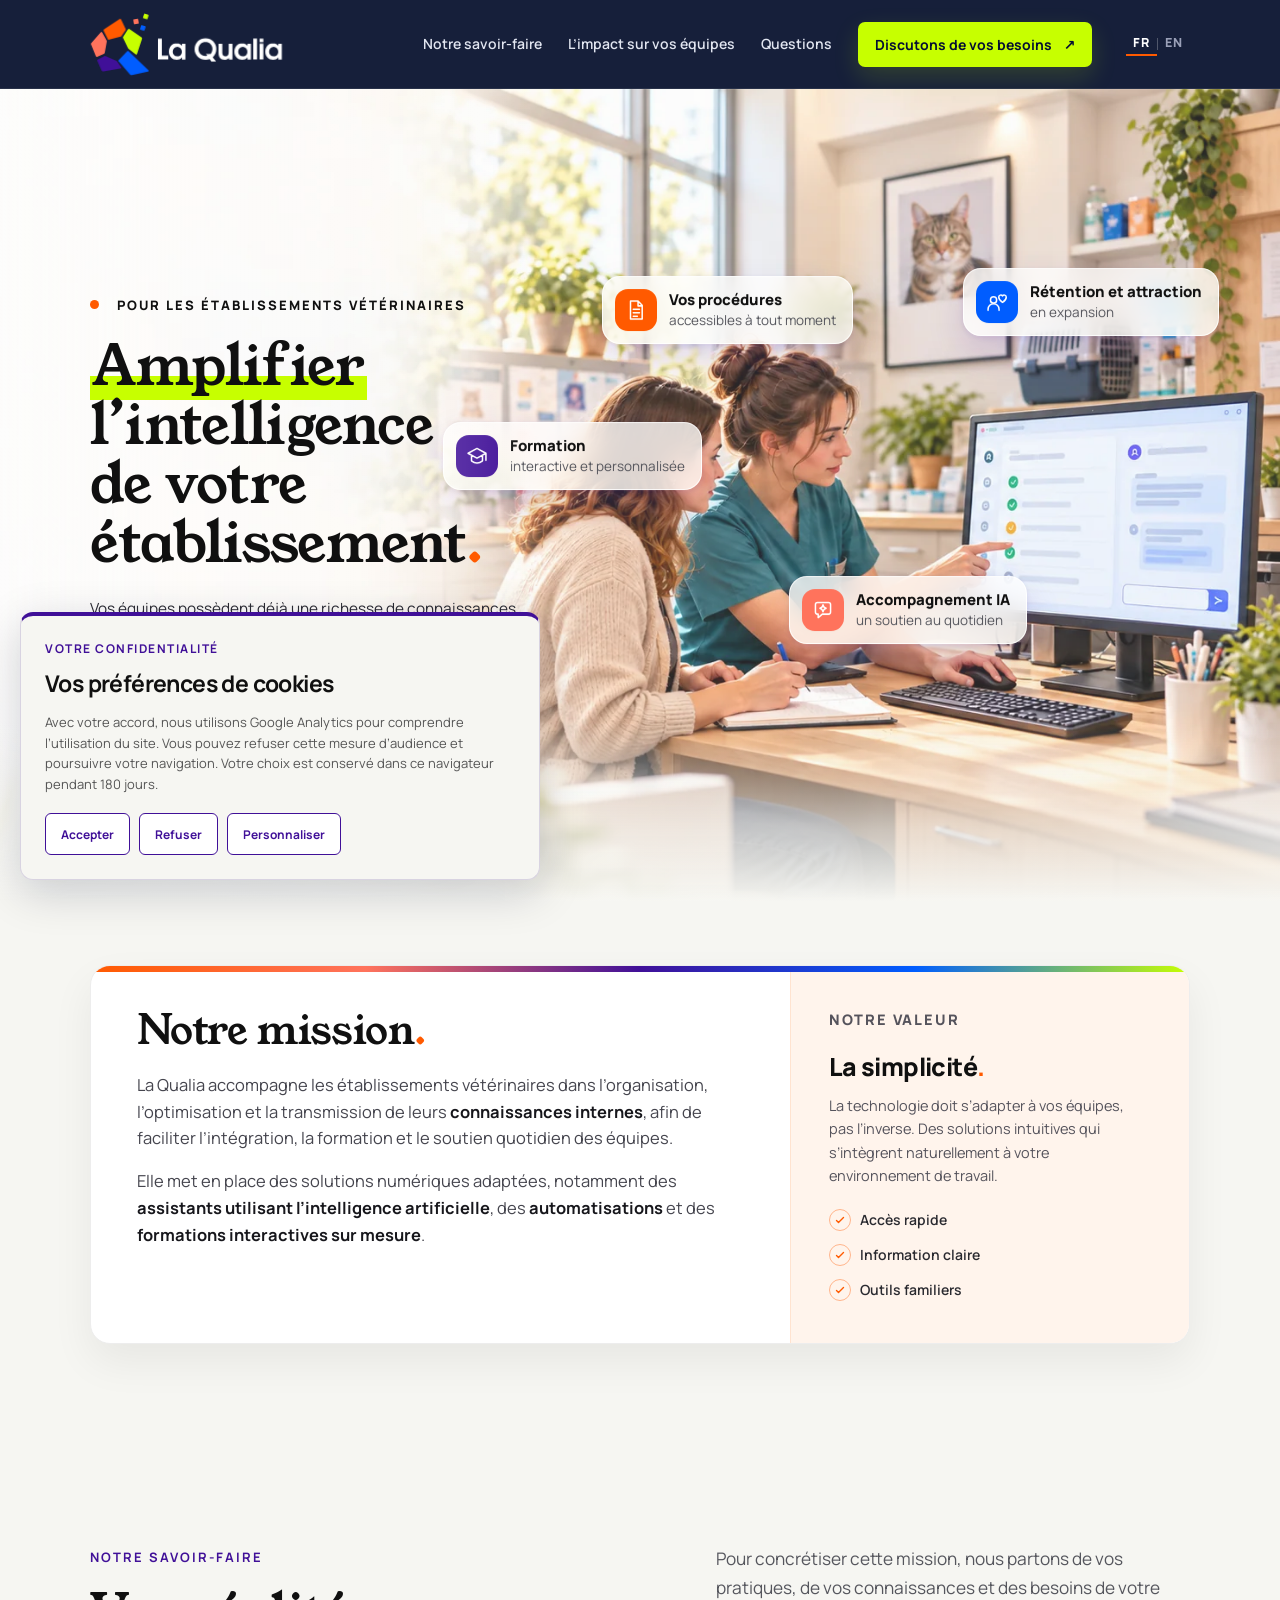
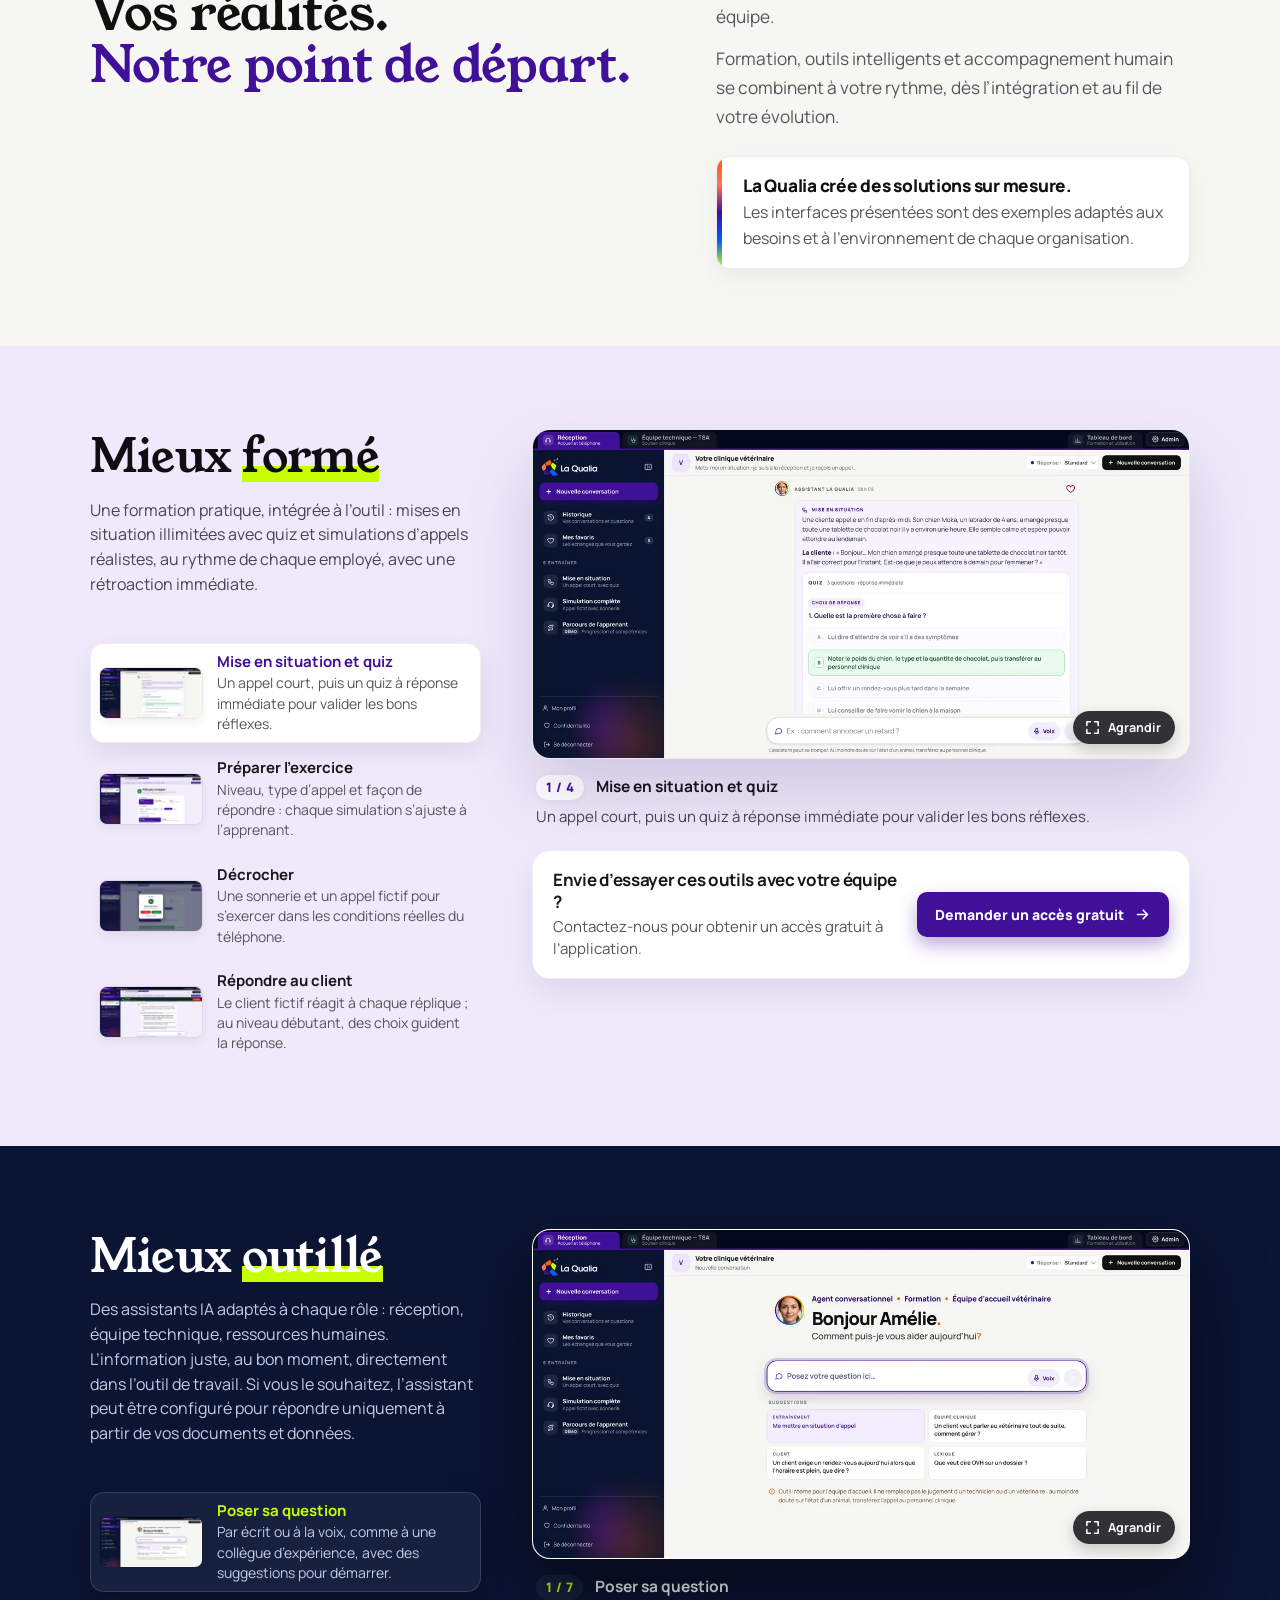
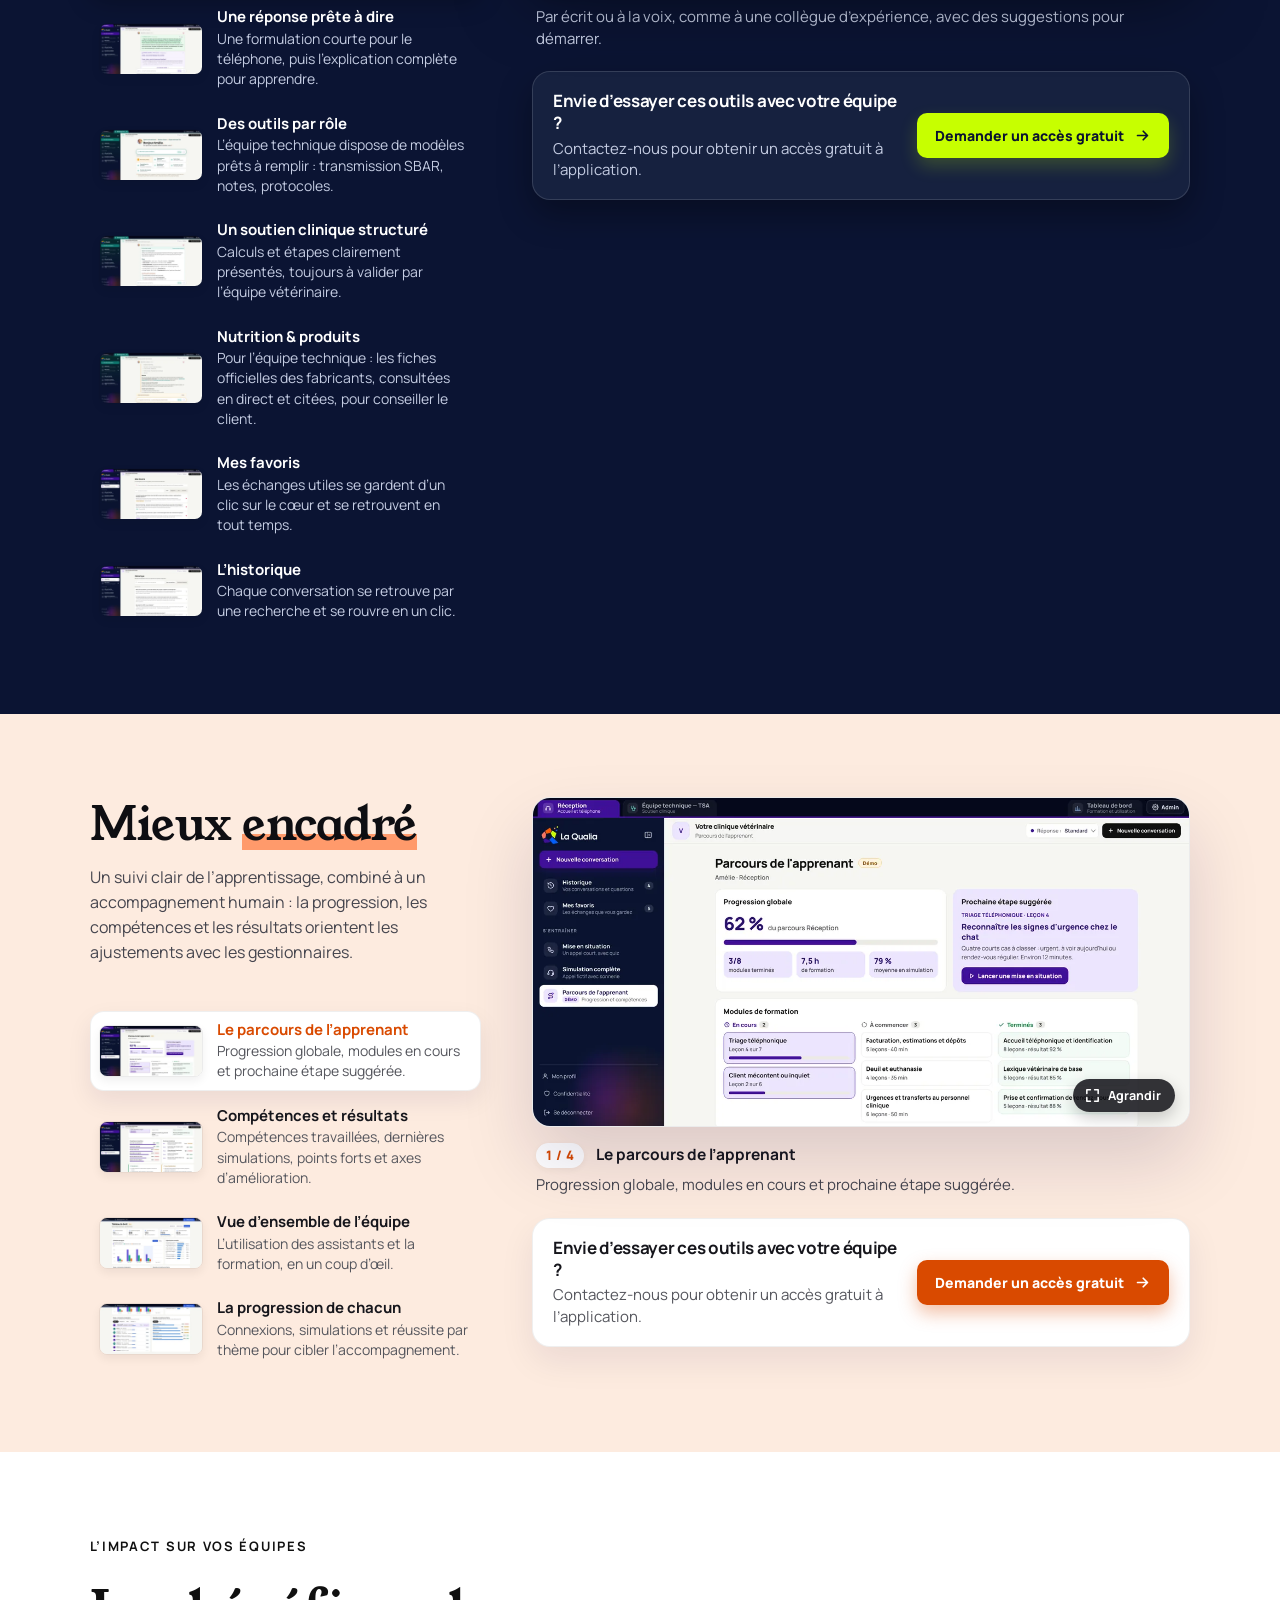
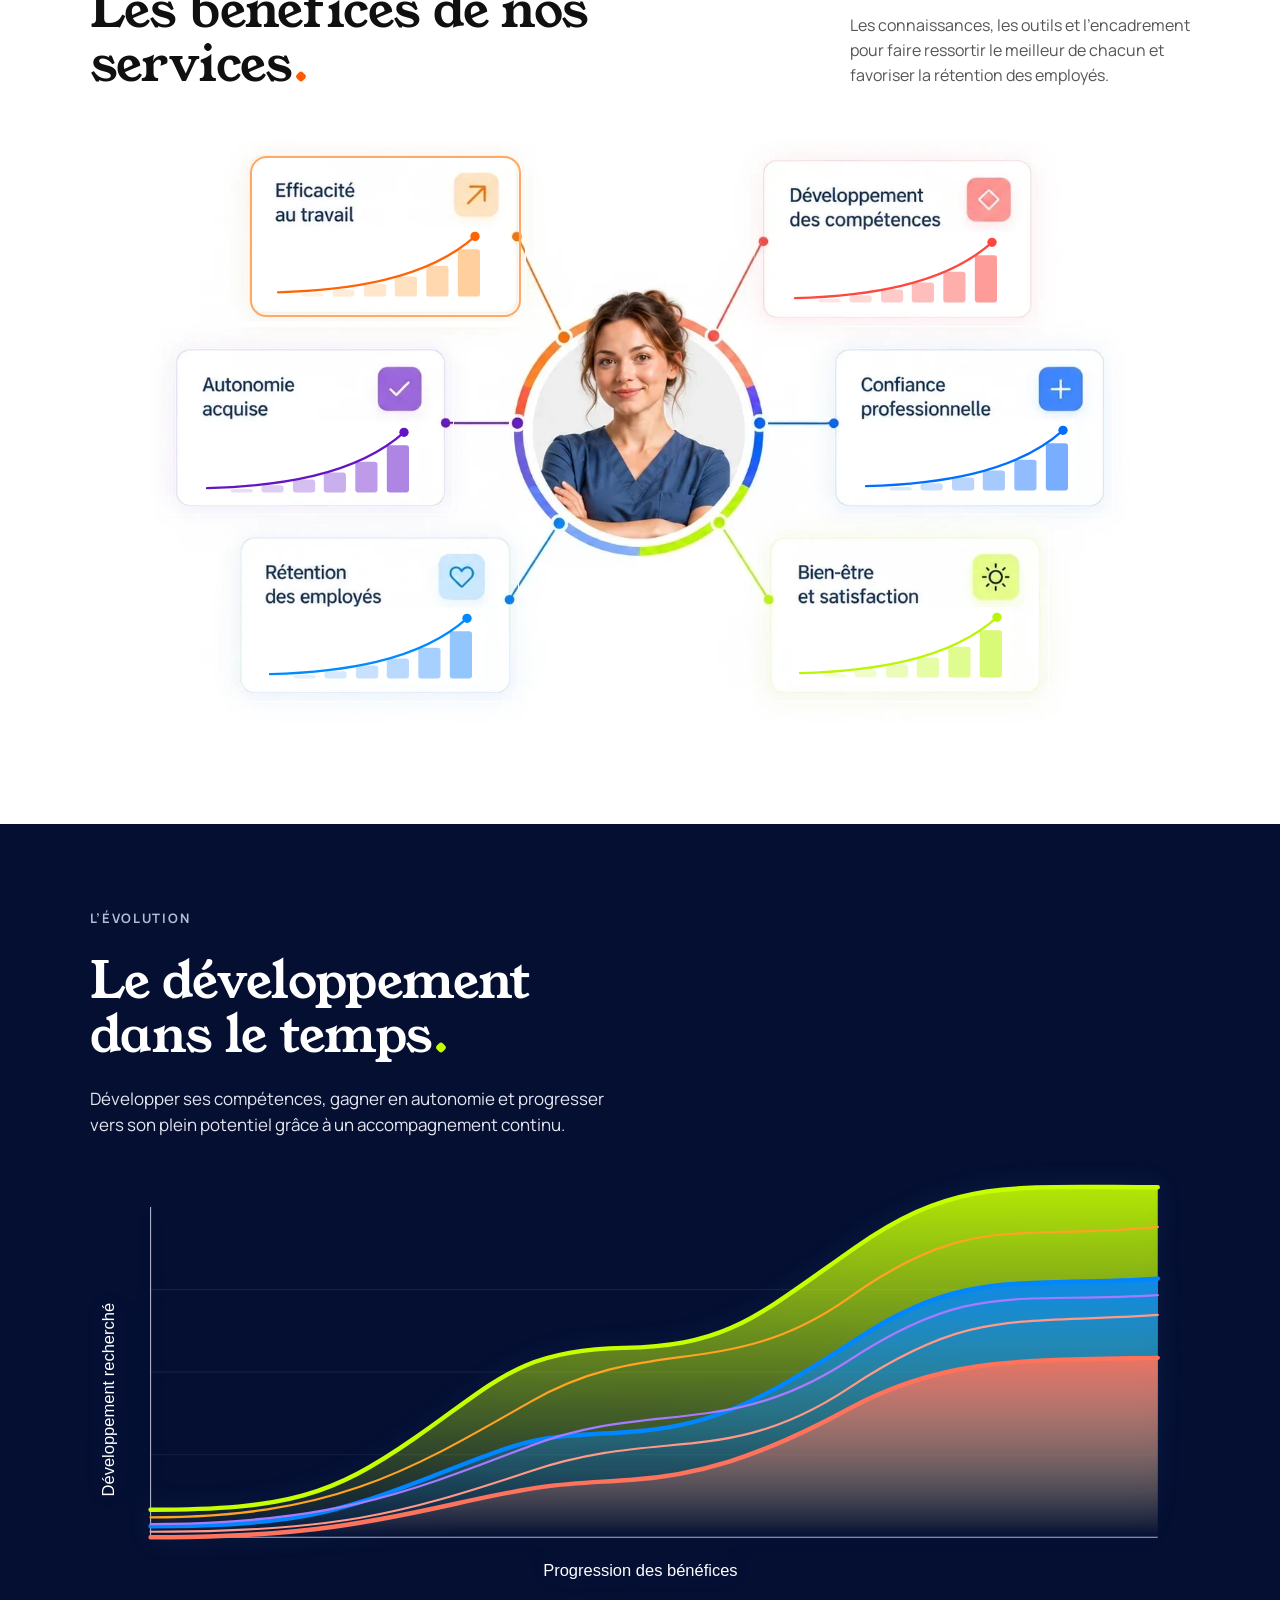
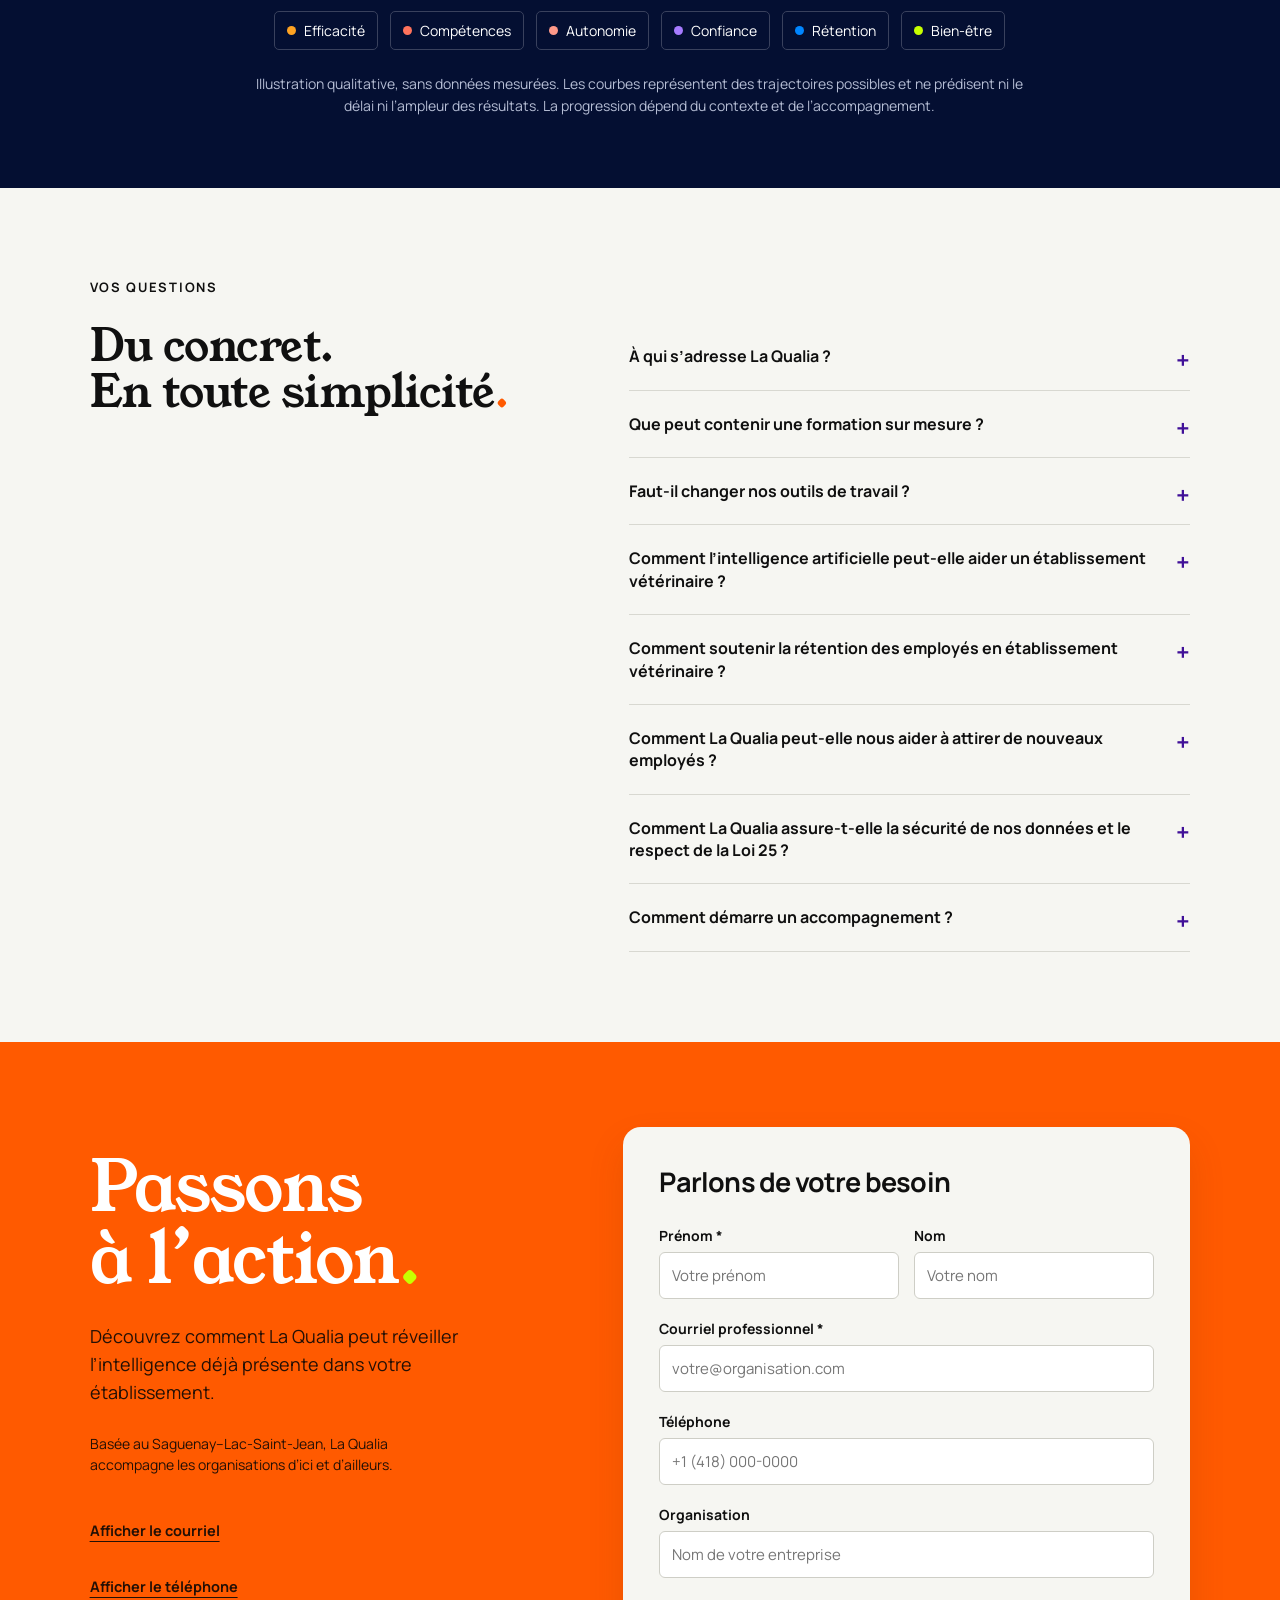
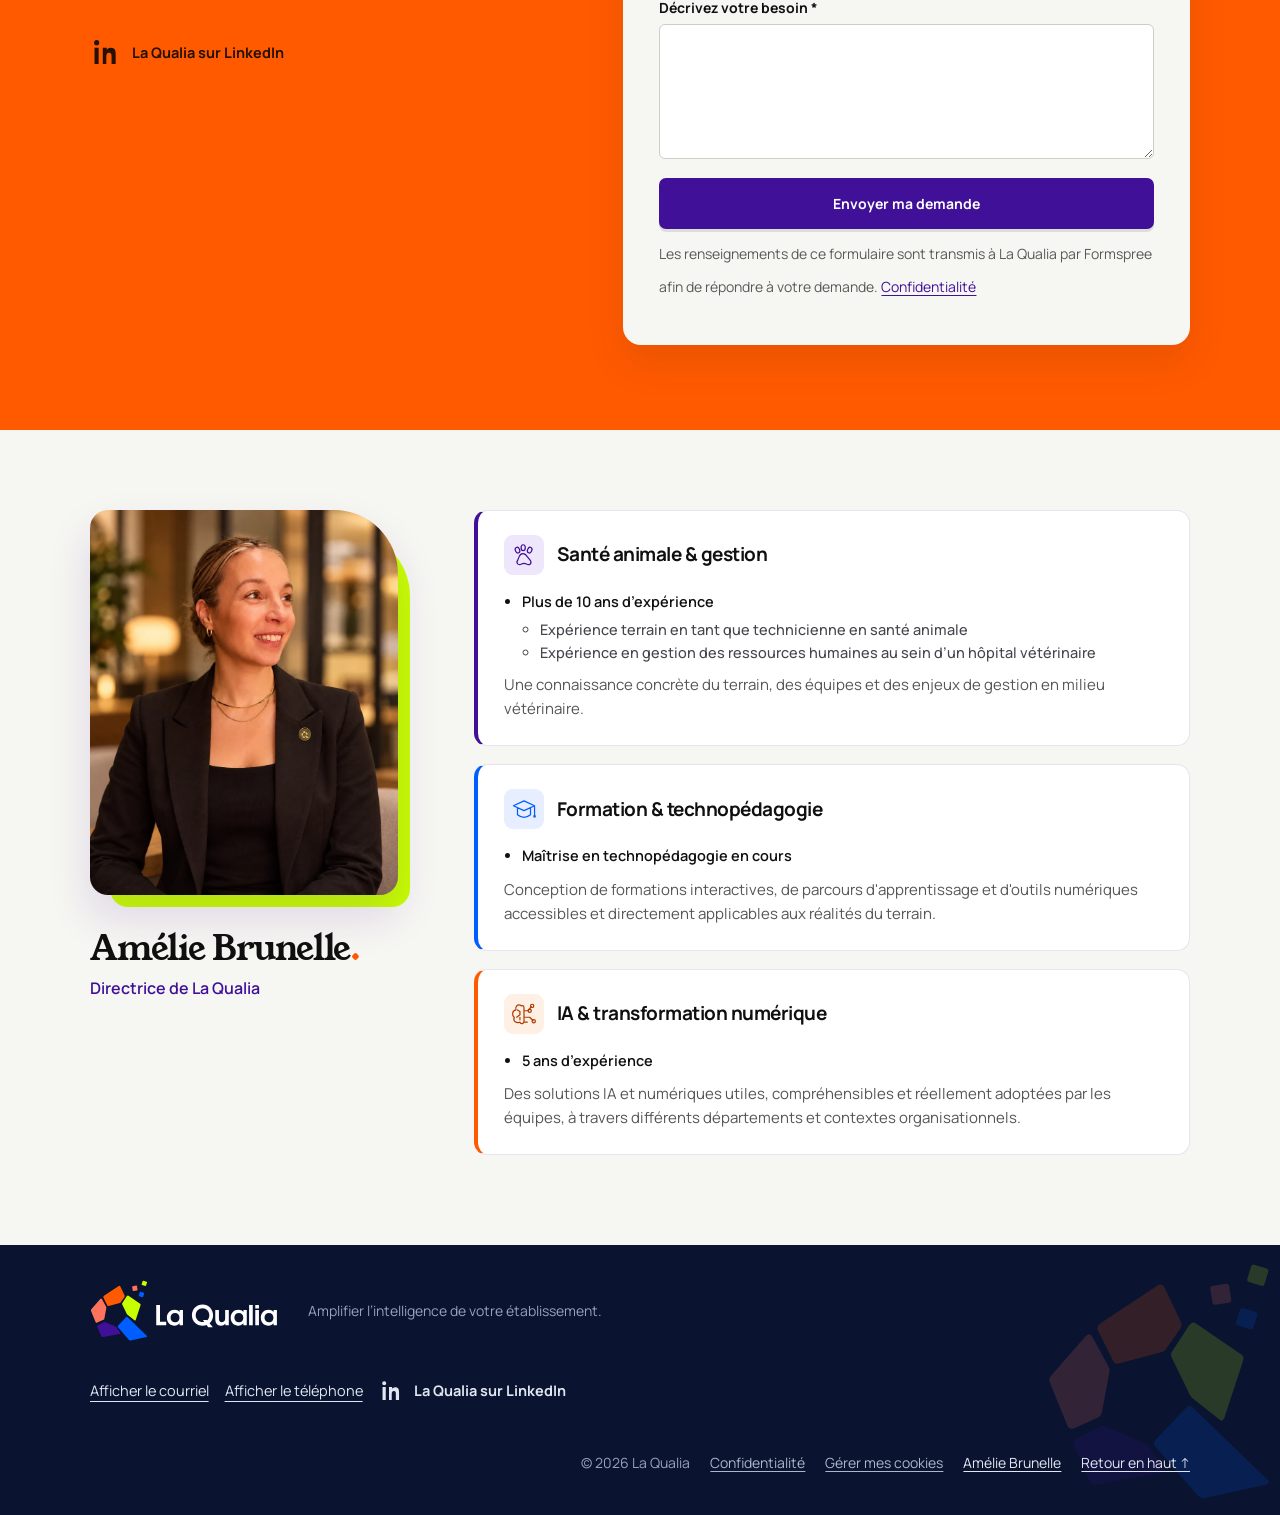
<file: index.html>
<!doctype html>
<html lang="fr-CA">
<head>
<meta charset="utf-8"><meta name="viewport" content="width=device-width,initial-scale=1">
<title>IA et formation pour cliniques vétérinaires au Québec | La Qualia</title>
<meta name="description" content="Entreprise québécoise d’IA et de formation pour cliniques vétérinaires : assistants IA pour la réception et les TSA, formation sur mesure et rétention du personnel.">
<meta name="theme-color" content="#f6f6f2"><link rel="canonical" href="https://laqualia.com/"><link rel="alternate" hreflang="fr-CA" href="https://laqualia.com/"><link rel="alternate" hreflang="en-CA" href="https://laqualia.com/en/"><link rel="alternate" hreflang="x-default" href="https://laqualia.com/">
<meta property="og:locale" content="fr_CA"><meta property="og:locale:alternate" content="en_CA"><meta property="og:type" content="website"><meta property="og:url" content="https://laqualia.com/"><meta property="og:image" content="https://laqualia.com/assets/partage.png"><meta name="twitter:card" content="summary_large_image"><meta name="robots" content="index,follow,max-image-preview:large,max-snippet:-1"><meta property="og:site_name" content="La Qualia"><meta property="og:title" content="IA et formation pour cliniques vétérinaires au Québec | La Qualia"><meta property="og:description" content="Entreprise québécoise d’IA et de formation pour cliniques vétérinaires : assistants IA pour la réception et les TSA, formation sur mesure et rétention du personnel."><meta property="og:image:width" content="1200"><meta property="og:image:height" content="630"><meta property="og:image:alt" content="La Qualia : formation, intelligence artificielle et accompagnement humain pour établissements vétérinaires"><meta name="twitter:title" content="IA et formation pour cliniques vétérinaires au Québec | La Qualia"><meta name="twitter:description" content="Entreprise québécoise d’IA et de formation pour cliniques vétérinaires : assistants IA pour la réception et les TSA, formation sur mesure et rétention du personnel."><meta name="twitter:image" content="https://laqualia.com/assets/partage.png"><meta name="twitter:image:alt" content="La Qualia : formation, intelligence artificielle et accompagnement humain pour établissements vétérinaires">
<link rel="icon" href="assets/favicon.svg?v=qfacette" type="image/svg+xml"><link rel="icon" href="assets/favicon.ico" sizes="any"><link rel="apple-touch-icon" href="assets/apple-touch-icon.png"><link rel="preconnect" href="https://fonts.googleapis.com"><link rel="preconnect" href="https://fonts.gstatic.com" crossorigin><link href="https://fonts.googleapis.com/css2?family=Young+Serif&family=Manrope:wght@400;500;600;700;800&display=swap" rel="stylesheet"><link rel="stylesheet" href="styles.css?v=20261022-mob2"><script src="app.js?v=20261019-lev" defer></script><script src="leviers.js?v=20261022-cap" defer></script><script src="analytics.js?v=20261012-audit" defer></script>
<script type="application/ld+json">{"@context":"https://schema.org","@graph":[{"@type":"Organization","@id":"https://laqualia.com/#organisation","name":"La Qualia","url":"https://laqualia.com/","logo":"https://laqualia.com/assets/logo-clair.png","image":"https://laqualia.com/assets/partage.png","description":"Entreprise québécoise d’IA et de formation pour cliniques vétérinaires : assistants IA pour la réception et les TSA, formation sur mesure et rétention du personnel.","knowsAbout":["établissements vétérinaires","intelligence artificielle","formation sur mesure","formation interactive","rétention des employés","transformation numérique","intégration des employés","transmission des connaissances"],"founder":{"@id":"https://laqualia.com/#amelie-brunelle"},"sameAs":["https://www.linkedin.com/company/la-qualia/about/?viewAsMember=true"],"areaServed":{"@type":"Country","name":"Canada"},"knowsLanguage":["fr-CA","en-CA"]},{"@type":"Person","@id":"https://laqualia.com/#amelie-brunelle","name":"Amélie Brunelle","jobTitle":"Directrice","image":"https://laqualia.com/assets/amelie-brunelle.webp","worksFor":{"@id":"https://laqualia.com/#organisation"},"knowsAbout":["santé animale","gestion en milieu vétérinaire","formation et technopédagogie","intelligence artificielle","transformation numérique"]},{"@type":"WebSite","@id":"https://laqualia.com/#site","url":"https://laqualia.com/","name":"La Qualia","inLanguage":"fr-CA","publisher":{"@id":"https://laqualia.com/#organisation"}},{"@type":"WebPage","@id":"https://laqualia.com/#page","url":"https://laqualia.com/","name":"IA et formation pour cliniques vétérinaires au Québec | La Qualia","description":"Entreprise québécoise d’IA et de formation pour cliniques vétérinaires : assistants IA pour la réception et les TSA, formation sur mesure et rétention du personnel.","inLanguage":"fr-CA","isPartOf":{"@id":"https://laqualia.com/#site"},"about":{"@id":"https://laqualia.com/#service"},"primaryImageOfPage":{"@type":"ImageObject","url":"https://laqualia.com/assets/hero-veterinaire.webp"},"keywords":"entreprise IA vétérinaire, intelligence artificielle clinique vétérinaire, formation vétérinaire, formation réceptionniste clinique vétérinaire, formation TSA, assistant IA vétérinaire, établissements vétérinaires, Québec, rétention des employés, transformation numérique"},{"@type":"Service","@id":"https://laqualia.com/#service","name":"Formation, intelligence artificielle et accompagnement des établissements vétérinaires","serviceType":"Formation sur mesure, assistants utilisant l’intelligence artificielle, automatisations et accompagnement humain","provider":{"@id":"https://laqualia.com/#organisation"},"audience":{"@type":"Audience","audienceType":"Établissements vétérinaires, gestionnaires et employés"},"description":"Des parcours de formation personnalisés, des accompagnants utilisant l’intelligence artificielle adaptés aux rôles et un suivi humain structuré pour soutenir l’intégration, la rétention des employés et la transformation numérique des établissements vétérinaires.","hasOfferCatalog":{"@type":"OfferCatalog","name":"Mieux formé, mieux outillé, mieux encadré","itemListElement":[{"@type":"Offer","itemOffered":{"@type":"Service","name":"Mieux formé : formation interactive sur mesure","description":"Portail de formation personnalisé, quiz interactifs, mises en situation et suivi de progression pour les gestionnaires."}},{"@type":"Offer","itemOffered":{"@type":"Service","name":"Mieux outillé : assistants utilisant l’intelligence artificielle","description":"Accompagnants adaptés à chaque rôle donnant accès à l’information et aux procédures au bon moment, avec des automatisations."}},{"@type":"Offer","itemOffered":{"@type":"Service","name":"Mieux encadré : suivi humain structuré","description":"Recueil de l’expérience des employés, analyse des besoins et ajustements en continu avec les gestionnaires."}}]},"areaServed":{"@type":"Country","name":"Canada"}},{"@type":"FAQPage","@id":"https://laqualia.com/#faq","inLanguage":"fr-CA","mainEntity":[{"@type":"Question","name":"À qui s’adresse La Qualia ?","acceptedAnswer":{"@type":"Answer","text":"Aux établissements vétérinaires qui souhaitent améliorer l’intégration, la formation et le soutien quotidien de leurs employés, tout en facilitant le travail des gestionnaires. Les solutions sont adaptées aux rôles, aux besoins et aux pratiques de chaque établissement."}},{"@type":"Question","name":"Que peut contenir une formation sur mesure ?","acceptedAnswer":{"@type":"Answer","text":"Des formations interactives conçues à partir de vos connaissances et de vos procédures internes, adaptées aux besoins de votre établissement : processus de travail, service à la clientèle, fonctionnement des urgences et bien plus. Chaque formation peut intégrer des quiz, des mises en situation et des activités interactives, avec un suivi statistique permettant aux gestionnaires de suivre la progression et les acquis des employés."}},{"@type":"Question","name":"Faut-il changer nos outils de travail ?","acceptedAnswer":{"@type":"Answer","text":"La Qualia privilégie une intégration dans votre environnement existant. Les possibilités et les contraintes techniques sont évaluées avant le déploiement pour limiter les nouvelles habitudes à adopter."}},{"@type":"Question","name":"Comment l’intelligence artificielle peut-elle aider un établissement vétérinaire ?","acceptedAnswer":{"@type":"Answer","text":"Des accompagnants utilisant l’intelligence artificielle donnent accès à l’information et aux procédures de votre établissement au moment où vos équipes en ont besoin, par exemple pour retrouver une procédure interne. Ils s’appuient sur vos contenus et ne remplacent pas le suivi humain, qui demeure une composante de la méthode : écoute des employés, analyse des besoins et ajustements avec les gestionnaires."}},{"@type":"Question","name":"Comment soutenir la rétention des employés en établissement vétérinaire ?","acceptedAnswer":{"@type":"Answer","text":"En soutenant l’intégration, le développement des compétences et l’engagement : un parcours de formation dès l’arrivée, des ressources accessibles au quotidien et un suivi humain qui recueille l’expérience des employés pour ajuster le soutien avec les gestionnaires. Ces bénéfices sont recherchés et suivis selon la réalité de votre établissement."}},{"@type":"Question","name":"Comment La Qualia peut-elle nous aider à attirer de nouveaux employés ?","acceptedAnswer":{"@type":"Answer","text":"Un établissement qui investit dans le développement de ses employés devient aussi plus attrayant pour les futurs candidats. En proposant une intégration structurée, des formations interactives et des outils accessibles au quotidien, vous montrez aux candidats qu’ils pourront apprendre, évoluer et se sentir soutenus dès leur arrivée. Un avantage concret pour vous démarquer comme employeur et favoriser la fidélisation de vos équipes."}},{"@type":"Question","name":"Comment La Qualia assure-t-elle la sécurité de nos données et le respect de la Loi 25 ?","acceptedAnswer":{"@type":"Answer","text":"La confidentialité de vos informations est une priorité. Chaque solution est conçue en tenant compte de votre environnement numérique, des accès autorisés et des exigences de la Loi 25. Nous privilégions l’utilisation de vos outils existants et limitons le traitement des renseignements personnels et clients au strict nécessaire. Les mesures de sécurité et les responsabilités sont définies avec votre établissement avant le déploiement."}},{"@type":"Question","name":"Comment démarre un accompagnement ?","acceptedAnswer":{"@type":"Answer","text":"Un échange permet de comprendre vos besoins, vos rôles et vos ressources existantes. Les composantes à déployer sont ensuite définies selon votre réalité, avec un suivi après leur mise en place."}}]}]}</script>
</head>
<body>
<a class="skip" href="#contenu">Aller au contenu</a>
<header class="header"><div class="nav-wrap"><a class="brand" href="#accueil" aria-label="La Qualia, accueil"><svg class="logo-anim" viewBox="0 0 1400 450" width="190" height="61" aria-hidden="true" focusable="false"><g transform="translate(6 4)"><path class="pc" style="--x:-300px;--y:-1500px;--r:-140deg;--d:0s" fill="#ff5a00" d="M96 112 L205 40 Q214 35 218 45 L249 110 Q251 115 248 121 L220 161 Q218 165 213 166 L131 188 Q124 190 121 184 L92 126 Q88 118 96 112 Z"/><path class="pc" style="--x:420px;--y:-1300px;--r:110deg;--d:.14s" fill="#ff735c" d="M69 136 Q76 129 81 137 L112 194 Q115 199 113 206 L99 281 Q98 287 92 290 L47 310 Q38 314 34 305 L1 224 Q-2 217 3 211 Z"/><path class="pc" style="--x:-180px;--y:-1700px;--r:-200deg;--d:.26s" fill="#401098" d="M53 329 L96 307 Q101 304 107 307 L181 339 Q185 340 188 345 L216 384 Q221 392 211 395 L90 416 Q80 418 76 409 L46 341 Q43 333 53 329 Z"/><path class="pc" style="--x:360px;--y:-1400px;--r:150deg;--d:.07s" fill="#c7ff00" d="M264 116 Q271 107 277 112 L363 171 Q369 175 366 183 L331 290 Q328 299 321 293 L270 253 Q267 251 265 246 L231 176 Q228 171 232 165 Z"/><path class="pc" style="--x:-420px;--y:-1600px;--r:90deg;--d:.2s" fill="#005dff" d="M259 271 Q265 265 271 271 L412 407 Q419 414 409 417 L294 442 Q286 444 281 438 L201 346 Q195 339 201 332 Z"/><g class="pc sq" style="--x:700px;--y:-1500px;--r:200deg;--d:1.0s"><rect x="306" y="39" width="36" height="36" rx="5" fill="#ff735c" transform="rotate(-9 324.0 57.0)"/></g><g class="pc sq" style="--x:-500px;--y:-1800px;--r:-160deg;--d:1.12s"><rect x="377" y="4" width="34" height="34" rx="5" fill="#c7ff00" transform="rotate(17 394.0 21.0)"/></g><g class="pc sq" style="--x:300px;--y:-1200px;--r:180deg;--d:1.22s"><rect x="356" y="86" width="34" height="34" rx="5" fill="#005dff" transform="rotate(18 373.0 103.0)"/></g></g><g fill="#ffffff" transform="translate(474 334) scale(0.2028985507246377 -0.2028985507246377)"><g transform="translate(0 0)"><path class="lt" style="--d:1.05s" d="M68 0H431V131H205V739H68Z"/></g><g transform="translate(425 0)"><path class="lt" style="--d:1.11s" d="M615 554H493V480C447 541 392 567 312 567C148 567 30 444 30 275C30 108 147 -13 309 -13C387 -13 440 11 493 72V0H615ZM326 445C421 445 489 374 489 273C489 233 473 187 449 159C422 126 379 109 328 109C231 109 164 175 164 272C164 373 231 445 326 445Z"/></g><g transform="translate(1335 0)"><path class="lt" style="--d:1.17s" d="M420 752C200 752 30 585 30 369C30 155 202 -13 419 -13C634 -13 800 154 800 369C800 582 631 752 420 752ZM418 620C555 620 662 510 662 368C662 225 558 119 418 119C278 119 168 229 168 369C168 512 276 620 418 620Z"/></g><g transform="translate(1335 0)"><path class="lt tail" style="--d:1.9s" d="M430 190H575L790 -75H625Z"/></g><g transform="translate(2160 0)"><path class="lt" style="--d:1.23s" d="M547 554H414V293C414 219 409 184 393 160C374 127 337 109 292 109C258 109 232 120 214 144C195 168 187 208 187 283V554H54V257C54 163 65 114 96 69C133 16 192 -13 265 -13C332 -13 373 4 424 53V0H547Z"/></g><g transform="translate(2745 0)"><path class="lt" style="--d:1.29s" d="M615 554H493V480C447 541 392 567 312 567C148 567 30 444 30 275C30 108 147 -13 309 -13C387 -13 440 11 493 72V0H615ZM326 445C421 445 489 374 489 273C489 233 473 187 449 159C422 126 379 109 328 109C231 109 164 175 164 272C164 373 231 445 326 445Z"/></g><g transform="translate(3390 0)"><path class="lt" style="--d:1.35s" d="M54 0H187V739H54Z"/></g><g transform="translate(3615 0)"><path class="lt" style="--d:1.41s" d="M54 0H187V554H54ZM54 614H187V739H54Z"/></g><g transform="translate(3840 0)"><path class="lt" style="--d:1.47s" d="M615 554H493V480C447 541 392 567 312 567C148 567 30 444 30 275C30 108 147 -13 309 -13C387 -13 440 11 493 72V0H615ZM326 445C421 445 489 374 489 273C489 233 473 187 449 159C422 126 379 109 328 109C231 109 164 175 164 272C164 373 231 445 326 445Z"/></g></g></svg></a><button class="menu-toggle" aria-expanded="false" aria-controls="navigation">Menu <span aria-hidden="true">☰</span></button><nav id="navigation" aria-label="Navigation principale"><a href="#approche">Notre savoir-faire</a><a href="#potentiel">L’impact sur vos équipes</a><a href="#questions">Questions</a><a class="button small primary" data-contact href="#contact">Discutons de vos besoins <span aria-hidden="true">↗</span></a></nav><div class="lang-switch" role="group" aria-label="Choisir la langue"><span class="ls-cur" lang="fr" aria-current="true">FR</span><i aria-hidden="true"></i><a href="en/" lang="en" hreflang="en-CA" data-lang-switch title="English" aria-label="English">EN</a></div></div></header>
<main id="contenu">
<section class="hx" id="accueil" aria-labelledby="hero-title"><div class="hx-stage"><div class="hx-frame"><picture><source media="(max-width:900px)" srcset="assets/hero-accueil-mobile.webp?v=2"><img class="hx-photo" src="assets/hero-accueil.webp" alt="À l’accueil d’une clinique vétérinaire lumineuse, une technicienne montre à une collègue une application d’accompagnement à l’écran." width="1672" height="941" fetchpriority="high"></picture>
<div class="hx-ui"><div class="hx-card hx-c1"><span class="hx-ic ic-o" aria-hidden="true"><svg viewBox="0 0 32 32"><path d="M8 3h11l6 6v20H8V3Zm11 0v7h6M12 15h9M12 20h9M12 25h6"/></svg></span><span class="hx-tx"><strong>Vos procédures</strong><small>accessibles à tout moment</small></span></div><div class="hx-card hx-c2"><span class="hx-ic ic-p" aria-hidden="true"><svg viewBox="0 0 32 32"><path d="m3 12 13-7 13 7-13 7-13-7Zm5 3v8c5 4 11 4 16 0v-8M29 12v10"/></svg></span><span class="hx-tx"><strong>Formation</strong><small>interactive et personnalisée</small></span></div><div class="hx-card hx-c3"><span class="hx-ic ic-b" aria-hidden="true"><svg viewBox="0 0 32 32"><circle cx="11" cy="13" r="4.5"/><path d="M3 28v-1.5a8 8 0 0 1 16 0V28"/><path d="M24 16.5s-5.5-3.4-5.5-7.6a3 3 0 0 1 5.5-1.7 3 3 0 0 1 5.5 1.7c0 4.2-5.5 7.6-5.5 7.6z"/></svg></span><span class="hx-tx"><strong>Rétention et attraction</strong><small>en expansion</small></span></div><div class="hx-card hx-c4"><span class="hx-ic ic-c" aria-hidden="true"><svg viewBox="0 0 32 32"><path d="M5 8a3 3 0 0 1 3-3h16a3 3 0 0 1 3 3v11a3 3 0 0 1-3 3H15l-6 5v-5H8a3 3 0 0 1-3-3z"/><path d="M16 8.5c.5 3 1.5 4 4.5 5-3 1-4 2-4.5 5-.5-3-1.5-4-4.5-5 3-1 4-2 4.5-5z"/></svg></span><span class="hx-tx"><strong>Accompagnement IA</strong><small>un soutien au quotidien</small></span></div></div></div>
<div class="hx-copy wrap"><p class="hx-eyebrow"><span class="dot"></span> POUR LES ÉTABLISSEMENTS VÉTÉRINAIRES</p><h1 id="hero-title"><span class="u">Amplifier</span><br>l’intelligence<br>de votre<br>établissement<span class="orange">.</span></h1><p class="hx-desc">Vos équipes possèdent déjà une richesse de connaissances et d’informations. La Qualia leur donne vie en les rendant plus intelligentes, accessibles et utiles au quotidien, directement dans les outils que vous utilisez déjà.</p></div></div></section>
<section class="values wrap" aria-label="Notre mission et notre valeur"><article class="mcard"><span class="vc-bar" aria-hidden="true"></span><div class="mc-main"><h2>Notre mission<span class="orange">.</span></h2><p class="vc-body">La Qualia accompagne les établissements vétérinaires dans l’organisation, l’optimisation et la transmission de leurs <strong>connaissances internes</strong>, afin de faciliter l’intégration, la formation et le soutien quotidien des équipes.</p><p class="vc-body vc-body2">Elle met en place des solutions numériques adaptées, notamment des <strong>assistants utilisant l’intelligence artificielle</strong>, des <strong>automatisations</strong> et des <strong>formations interactives sur mesure</strong>.</p></div><aside class="mc-value"><p class="mcv-tag">Notre valeur</p><h3>La simplicité<span class="orange">.</span></h3><p>La technologie doit s’adapter à vos équipes, pas l’inverse. Des solutions intuitives qui s’intègrent naturellement à votre environnement de travail.</p><ul class="vc-checks"><li><span class="chk" aria-hidden="true"><svg viewBox="0 0 24 24"><path d="m5 13 4 4 10-10"/></svg></span>Accès rapide</li><li><span class="chk" aria-hidden="true"><svg viewBox="0 0 24 24"><path d="m5 13 4 4 10-10"/></svg></span>Information claire</li><li><span class="chk" aria-hidden="true"><svg viewBox="0 0 24 24"><path d="m5 13 4 4 10-10"/></svg></span>Outils familiers</li></ul></aside></article></section>
<section class="approach-intro wrap" id="approche" aria-labelledby="approach-title"><div class="approach-bridge"><div class="approach-heading"><p class="eyebrow">NOTRE SAVOIR-FAIRE</p><h2 id="approach-title">Vos réalités.<br><span>Notre point de départ.</span></h2></div><div class="approach-copy"><p>Pour concrétiser cette mission, nous partons de vos pratiques, de vos connaissances et des besoins de votre équipe.</p><p>Formation, outils intelligents et accompagnement humain se combinent à votre rythme, dès l’intégration et au fil de votre évolution.</p><aside class="approach-note"><span class="an-bar" aria-hidden="true"></span><p><strong>La Qualia crée des solutions sur mesure.</strong> Les interfaces présentées sont des exemples adaptés aux besoins et à l’environnement de chaque organisation.</p></aside></div></div></section>
<div class="lev-stack" id="leviers"><section class="lev pil pil--formed" aria-labelledby="lev-h-forme"><div class="pil-inner"><div class="lev-panel" id="lev-forme" data-shots="f0-mise-en-situation-quiz::Mise en situation et quiz::Un appel court, puis un quiz à réponse immédiate pour valider les bons réflexes.|f1-simulation-preparer::Préparer l’exercice::Niveau, type d’appel et façon de répondre : chaque simulation s’ajuste à l’apprenant.|f2-sonnerie::Décrocher::Une sonnerie et un appel fictif pour s’exercer dans les conditions réelles du téléphone.|f3-simulation-echange::Répondre au client::Le client fictif réagit à chaque réplique ; au niveau débutant, des choix guident la réponse.">
<div class="lev-copy"><h3 id="lev-h-forme">Mieux <span class="u">formé</span></h3><p class="pil-lead">Une formation pratique, intégrée à l’outil : mises en situation illimitées avec quiz et simulations d’appels réalistes, au rythme de chaque employé, avec une rétroaction immédiate.</p>
</div>
<div class="lev-media"><figure class="lev-fig"><div class="lev-shot"><button type="button" class="lev-zoom" aria-label="Agrandir la capture : Mise en situation et quiz"><img src="assets/app/f0-mise-en-situation-quiz-1200.webp?v=3" srcset="assets/app/f0-mise-en-situation-quiz-1200.webp?v=3 1200w, assets/app/f0-mise-en-situation-quiz-1920.webp?v=3 1920w" sizes="(max-width: 900px) 100vw, 760px" alt="Mise en situation et quiz : Un appel court, puis un quiz à réponse immédiate pour valider les bons réflexes." width="1200" height="600" loading="lazy" decoding="async"><span class="lev-zi"><svg viewBox="0 0 24 24" aria-hidden="true"><path d="M4 9V4h5M20 9V4h-5M4 15v5h5M20 15v5h-5"/></svg><span>Agrandir</span></span></button>
<button type="button" class="lev-nav prev" aria-label="Capture précédente"><svg viewBox="0 0 24 24" aria-hidden="true"><path d="m15 5-7 7 7 7"/></svg></button><button type="button" class="lev-nav next" aria-label="Capture suivante"><svg viewBox="0 0 24 24" aria-hidden="true"><path d="m9 5 7 7-7 7"/></svg></button></div>
<figcaption><span class="lev-count">1 / 4</span><strong>Mise en situation et quiz</strong><span class="lev-cap">Un appel court, puis un quiz à réponse immédiate pour valider les bons réflexes.</span></figcaption></figure><div class="lev-cta"><div class="lev-cta-t"><strong>Envie d’essayer ces outils avec votre équipe ?</strong><p>Contactez-nous pour obtenir un accès gratuit à l’application.</p></div><a class="lev-cta-btn" href="#contact" data-contact data-prefill="Bonjour, j’aimerais tester gratuitement l’application La Qualia avec mon équipe.">Demander un accès gratuit<svg viewBox="0 0 24 24" aria-hidden="true"><path d="M5 12h14M13 6l6 6-6 6"/></svg></a></div></div>
<ol class="lev-steps" aria-label="Captures de l’application, formation et simulations"><li><button type="button" class="lev-step" data-i="0" aria-pressed="true"><img src="assets/app/f0-mise-en-situation-quiz-480.webp?v=3" alt="" width="480" height="240" loading="lazy" decoding="async"><span class="ls-t"><strong>Mise en situation et quiz</strong><small>Un appel court, puis un quiz à réponse immédiate pour valider les bons réflexes.</small></span></button></li><li><button type="button" class="lev-step" data-i="1" aria-pressed="false"><img src="assets/app/f1-simulation-preparer-480.webp?v=3" alt="" width="480" height="240" loading="lazy" decoding="async"><span class="ls-t"><strong>Préparer l’exercice</strong><small>Niveau, type d’appel et façon de répondre : chaque simulation s’ajuste à l’apprenant.</small></span></button></li><li><button type="button" class="lev-step" data-i="2" aria-pressed="false"><img src="assets/app/f2-sonnerie-480.webp?v=3" alt="" width="480" height="240" loading="lazy" decoding="async"><span class="ls-t"><strong>Décrocher</strong><small>Une sonnerie et un appel fictif pour s’exercer dans les conditions réelles du téléphone.</small></span></button></li><li><button type="button" class="lev-step" data-i="3" aria-pressed="false"><img src="assets/app/f3-simulation-echange-480.webp?v=3" alt="" width="480" height="240" loading="lazy" decoding="async"><span class="ls-t"><strong>Répondre au client</strong><small>Le client fictif réagit à chaque réplique ; au niveau débutant, des choix guident la réponse.</small></span></button></li></ol>
</div></div></section><section class="lev pil pil--tooled" aria-labelledby="lev-h-outille"><div class="pil-inner"><div class="lev-panel" id="lev-outille" data-shots="t4-reception-accueil::Poser sa question::Par écrit ou à la voix, comme à une collègue d’expérience, avec des suggestions pour démarrer.|t1-reception-reponse::Une réponse prête à dire::Une formulation courte pour le téléphone, puis l’explication complète pour apprendre.|t3-tsa-outils::Des outils par rôle::L’équipe technique dispose de modèles prêts à remplir : transmission SBAR, notes, protocoles.|t2-tsa-reponse::Un soutien clinique structuré::Calculs et étapes clairement présentés, toujours à valider par l’équipe vétérinaire.|t5-nutrition-produits::Nutrition &amp; produits::Pour l’équipe technique : les fiches officielles des fabricants, consultées en direct et citées, pour conseiller le client.|t6-favoris::Mes favoris::Les échanges utiles se gardent d’un clic sur le cœur et se retrouvent en tout temps.|t7-historique::L’historique::Chaque conversation se retrouve par une recherche et se rouvre en un clic.">
<div class="lev-copy"><h3 id="lev-h-outille">Mieux <span class="u">outillé</span></h3><p class="pil-lead">Des assistants IA adaptés à chaque rôle : réception, équipe technique, ressources humaines. L’information juste, au bon moment, directement dans l’outil de travail. Si vous le souhaitez, l’assistant peut être configuré pour répondre uniquement à partir de vos documents et données.</p>
</div>
<div class="lev-media"><figure class="lev-fig"><div class="lev-shot"><button type="button" class="lev-zoom" aria-label="Agrandir la capture : Poser sa question"><img src="assets/app/t4-reception-accueil-1200.webp?v=3" srcset="assets/app/t4-reception-accueil-1200.webp?v=3 1200w, assets/app/t4-reception-accueil-1920.webp?v=3 1920w" sizes="(max-width: 900px) 100vw, 760px" alt="Poser sa question : Par écrit ou à la voix, comme à une collègue d’expérience, avec des suggestions pour démarrer." width="1200" height="600" loading="lazy" decoding="async"><span class="lev-zi"><svg viewBox="0 0 24 24" aria-hidden="true"><path d="M4 9V4h5M20 9V4h-5M4 15v5h5M20 15v5h-5"/></svg><span>Agrandir</span></span></button>
<button type="button" class="lev-nav prev" aria-label="Capture précédente"><svg viewBox="0 0 24 24" aria-hidden="true"><path d="m15 5-7 7 7 7"/></svg></button><button type="button" class="lev-nav next" aria-label="Capture suivante"><svg viewBox="0 0 24 24" aria-hidden="true"><path d="m9 5 7 7-7 7"/></svg></button></div>
<figcaption><span class="lev-count">1 / 7</span><strong>Poser sa question</strong><span class="lev-cap">Par écrit ou à la voix, comme à une collègue d’expérience, avec des suggestions pour démarrer.</span></figcaption></figure><div class="lev-cta"><div class="lev-cta-t"><strong>Envie d’essayer ces outils avec votre équipe ?</strong><p>Contactez-nous pour obtenir un accès gratuit à l’application.</p></div><a class="lev-cta-btn" href="#contact" data-contact data-prefill="Bonjour, j’aimerais tester gratuitement l’application La Qualia avec mon équipe.">Demander un accès gratuit<svg viewBox="0 0 24 24" aria-hidden="true"><path d="M5 12h14M13 6l6 6-6 6"/></svg></a></div></div>
<ol class="lev-steps" aria-label="Captures de l’application, outils d’accompagnement"><li><button type="button" class="lev-step" data-i="0" aria-pressed="true"><img src="assets/app/t4-reception-accueil-480.webp?v=3" alt="" width="480" height="240" loading="lazy" decoding="async"><span class="ls-t"><strong>Poser sa question</strong><small>Par écrit ou à la voix, comme à une collègue d’expérience, avec des suggestions pour démarrer.</small></span></button></li><li><button type="button" class="lev-step" data-i="1" aria-pressed="false"><img src="assets/app/t1-reception-reponse-480.webp?v=3" alt="" width="480" height="240" loading="lazy" decoding="async"><span class="ls-t"><strong>Une réponse prête à dire</strong><small>Une formulation courte pour le téléphone, puis l’explication complète pour apprendre.</small></span></button></li><li><button type="button" class="lev-step" data-i="2" aria-pressed="false"><img src="assets/app/t3-tsa-outils-480.webp?v=3" alt="" width="480" height="240" loading="lazy" decoding="async"><span class="ls-t"><strong>Des outils par rôle</strong><small>L’équipe technique dispose de modèles prêts à remplir : transmission SBAR, notes, protocoles.</small></span></button></li><li><button type="button" class="lev-step" data-i="3" aria-pressed="false"><img src="assets/app/t2-tsa-reponse-480.webp?v=3" alt="" width="480" height="240" loading="lazy" decoding="async"><span class="ls-t"><strong>Un soutien clinique structuré</strong><small>Calculs et étapes clairement présentés, toujours à valider par l’équipe vétérinaire.</small></span></button></li><li><button type="button" class="lev-step" data-i="4" aria-pressed="false"><img src="assets/app/t5-nutrition-produits-480.webp?v=3" alt="" width="480" height="240" loading="lazy" decoding="async"><span class="ls-t"><strong>Nutrition &amp; produits</strong><small>Pour l’équipe technique : les fiches officielles des fabricants, consultées en direct et citées, pour conseiller le client.</small></span></button></li><li><button type="button" class="lev-step" data-i="5" aria-pressed="false"><img src="assets/app/t6-favoris-480.webp?v=3" alt="" width="480" height="240" loading="lazy" decoding="async"><span class="ls-t"><strong>Mes favoris</strong><small>Les échanges utiles se gardent d’un clic sur le cœur et se retrouvent en tout temps.</small></span></button></li><li><button type="button" class="lev-step" data-i="6" aria-pressed="false"><img src="assets/app/t7-historique-480.webp?v=3" alt="" width="480" height="240" loading="lazy" decoding="async"><span class="ls-t"><strong>L’historique</strong><small>Chaque conversation se retrouve par une recherche et se rouvre en un clic.</small></span></button></li></ol>
</div></div></section><section class="lev pil pil--encadre" aria-labelledby="lev-h-encadre"><div class="pil-inner"><div class="lev-panel" id="lev-encadre" data-shots="e1-parcours::Le parcours de l’apprenant::Progression globale, modules en cours et prochaine étape suggérée.|e2-parcours-competences::Compétences et résultats::Compétences travaillées, dernières simulations, points forts et axes d’amélioration.|e3-tableau-de-bord::Vue d’ensemble de l’équipe::L’utilisation des assistants et la formation, en un coup d’œil.|e4-tableau-equipe::La progression de chacun::Connexions, simulations et réussite par thème pour cibler l’accompagnement.">
<div class="lev-copy"><h3 id="lev-h-encadre">Mieux <span class="u">encadré</span></h3><p class="pil-lead">Un suivi clair de l’apprentissage, combiné à un accompagnement humain : la progression, les compétences et les résultats orientent les ajustements avec les gestionnaires.</p>
</div>
<div class="lev-media"><figure class="lev-fig"><div class="lev-shot"><button type="button" class="lev-zoom" aria-label="Agrandir la capture : Le parcours de l’apprenant"><img src="assets/app/e1-parcours-1200.webp?v=3" srcset="assets/app/e1-parcours-1200.webp?v=3 1200w, assets/app/e1-parcours-1920.webp?v=3 1920w" sizes="(max-width: 900px) 100vw, 760px" alt="Le parcours de l’apprenant : Progression globale, modules en cours et prochaine étape suggérée." width="1200" height="600" loading="lazy" decoding="async"><span class="lev-zi"><svg viewBox="0 0 24 24" aria-hidden="true"><path d="M4 9V4h5M20 9V4h-5M4 15v5h5M20 15v5h-5"/></svg><span>Agrandir</span></span></button>
<button type="button" class="lev-nav prev" aria-label="Capture précédente"><svg viewBox="0 0 24 24" aria-hidden="true"><path d="m15 5-7 7 7 7"/></svg></button><button type="button" class="lev-nav next" aria-label="Capture suivante"><svg viewBox="0 0 24 24" aria-hidden="true"><path d="m9 5 7 7-7 7"/></svg></button></div>
<figcaption><span class="lev-count">1 / 4</span><strong>Le parcours de l’apprenant</strong><span class="lev-cap">Progression globale, modules en cours et prochaine étape suggérée.</span></figcaption></figure><div class="lev-cta"><div class="lev-cta-t"><strong>Envie d’essayer ces outils avec votre équipe ?</strong><p>Contactez-nous pour obtenir un accès gratuit à l’application.</p></div><a class="lev-cta-btn" href="#contact" data-contact data-prefill="Bonjour, j’aimerais tester gratuitement l’application La Qualia avec mon équipe.">Demander un accès gratuit<svg viewBox="0 0 24 24" aria-hidden="true"><path d="M5 12h14M13 6l6 6-6 6"/></svg></a></div></div>
<ol class="lev-steps" aria-label="Captures de l’application, suivi de l’apprentissage"><li><button type="button" class="lev-step" data-i="0" aria-pressed="true"><img src="assets/app/e1-parcours-480.webp?v=3" alt="" width="480" height="240" loading="lazy" decoding="async"><span class="ls-t"><strong>Le parcours de l’apprenant</strong><small>Progression globale, modules en cours et prochaine étape suggérée.</small></span></button></li><li><button type="button" class="lev-step" data-i="1" aria-pressed="false"><img src="assets/app/e2-parcours-competences-480.webp?v=3" alt="" width="480" height="240" loading="lazy" decoding="async"><span class="ls-t"><strong>Compétences et résultats</strong><small>Compétences travaillées, dernières simulations, points forts et axes d’amélioration.</small></span></button></li><li><button type="button" class="lev-step" data-i="2" aria-pressed="false"><img src="assets/app/e3-tableau-de-bord-480.webp?v=3" alt="" width="480" height="240" loading="lazy" decoding="async"><span class="ls-t"><strong>Vue d’ensemble de l’équipe</strong><small>L’utilisation des assistants et la formation, en un coup d’œil.</small></span></button></li><li><button type="button" class="lev-step" data-i="3" aria-pressed="false"><img src="assets/app/e4-tableau-equipe-480.webp?v=3" alt="" width="480" height="240" loading="lazy" decoding="async"><span class="ls-t"><strong>La progression de chacun</strong><small>Connexions, simulations et réussite par thème pour cibler l’accompagnement.</small></span></button></li></ol>
</div></div></section></div>
<dialog class="lev-lb" id="lev-lb" aria-label="Capture agrandie"><div class="lb-in"><div class="lb-scroll"><img alt="" id="lev-lb-img"></div><p class="lb-hint">Glissez l’image pour l’explorer · pincez pour zoomer</p><div class="lb-bar"><p><span class="lb-count" id="lev-lb-count"></span><strong id="lev-lb-title"></strong><span id="lev-lb-cap"></span></p>
<div class="lb-btns"><button type="button" class="lb-prev" aria-label="Capture précédente"><svg viewBox="0 0 24 24" aria-hidden="true"><path d="m15 5-7 7 7 7"/></svg></button><button type="button" class="lb-next" aria-label="Capture suivante"><svg viewBox="0 0 24 24" aria-hidden="true"><path d="m9 5 7 7-7 7"/></svg></button><button type="button" class="lb-close" aria-label="Fermer">×</button></div></div></div></dialog><section class="potential" id="potentiel" aria-labelledby="potential-title"><div class="wrap"><div class="section-heading"><div><p class="eyebrow">L’IMPACT SUR VOS ÉQUIPES</p><h2 class="section-title" id="potential-title">Les bénéfices de nos services<span class="orange">.</span></h2></div><p>Les connaissances, les outils et l’encadrement pour faire ressortir le meilleur de chacun et favoriser la rétention des employés.</p></div><figure class="impact-fig"><div class="impact-stage" role="group" aria-label="Six bénéfices autour d’une professionnelle vétérinaire : efficacité au travail, développement des compétences, autonomie acquise, confiance professionnelle, rétention des employés, bien-être et satisfaction."><img class="impact-base" src="assets/impact-base.webp" alt="" width="1368" height="815" loading="lazy"><button type="button" class="ic" data-benefit="efficacite" aria-pressed="true" aria-label="Efficacité au travail" style="--x:127;--y:17;--pw:397;--ph:243;--cl:11.335%;--ct:46.091%;--cw:75.063%;--ch:42.387%;--ml:3.023%;--mt:4.938%;--mw:93.955%;--mh:90.123%;background-image:url(assets/impact-equipes-vide.webp)"><svg class="ic-chart" viewBox="-4 -4 298 103" aria-hidden="true" focusable="false"><g class="ic-bars"><rect x="36" y="88" width="31" height="5" rx="4" fill="rgb(255,208,158)" style="opacity:0.28"/><rect x="79" y="83" width="31" height="10" rx="4" fill="rgb(255,208,158)" style="opacity:0.4"/><rect x="123" y="75" width="31" height="18" rx="4" fill="rgb(255,208,158)" style="opacity:0.52"/><rect x="166" y="65" width="31" height="28" rx="4" fill="rgb(255,208,158)" style="opacity:0.66"/><rect x="210" y="50" width="31" height="43" rx="4" fill="rgb(255,208,158)" style="opacity:0.82"/><rect x="254" y="27" width="31" height="66" rx="4" fill="rgb(255,208,158)" style="opacity:1"/></g><path class="ic-line" pathLength="1" d="M3 87C100 84 210 70 278 9" fill="none" stroke="rgb(255,100,4)" stroke-width="3.2" stroke-linecap="round"/><circle class="ic-dot" cx="278" cy="9" r="6.5" fill="rgb(255,100,4)"/></svg></button><button type="button" class="ic" data-benefit="competences" aria-pressed="false" aria-label="Développement des compétences" style="--x:844;--y:17;--pw:397;--ph:243;--cl:12.343%;--ct:46.502%;--cw:75.063%;--ch:42.387%;--ml:3.023%;--mt:4.938%;--mw:93.955%;--mh:90.123%;background-image:url(assets/impact-equipes-vide.webp)"><svg class="ic-chart" viewBox="-4 -4 298 103" aria-hidden="true" focusable="false"><g class="ic-bars"><rect x="36" y="88" width="31" height="5" rx="4" fill="rgb(254,156,153)" style="opacity:0.28"/><rect x="79" y="83" width="31" height="10" rx="4" fill="rgb(254,156,153)" style="opacity:0.4"/><rect x="123" y="75" width="31" height="18" rx="4" fill="rgb(254,156,153)" style="opacity:0.52"/><rect x="166" y="65" width="31" height="28" rx="4" fill="rgb(254,156,153)" style="opacity:0.66"/><rect x="210" y="50" width="31" height="43" rx="4" fill="rgb(254,156,153)" style="opacity:0.82"/><rect x="254" y="27" width="31" height="66" rx="4" fill="rgb(254,156,153)" style="opacity:1"/></g><path class="ic-line" pathLength="1" d="M3 87C100 84 210 70 278 9" fill="none" stroke="rgb(254,71,62)" stroke-width="3.2" stroke-linecap="round"/><circle class="ic-dot" cx="278" cy="9" r="6.5" fill="rgb(254,71,62)"/></svg></button><button type="button" class="ic" data-benefit="autonomie" aria-pressed="false" aria-label="Autonomie acquise" style="--x:25;--y:281;--pw:398;--ph:241;--cl:11.809%;--ct:47.303%;--cw:74.874%;--ch:42.739%;--ml:3.015%;--mt:4.979%;--mw:93.970%;--mh:90.041%;background-image:url(assets/impact-equipes-vide.webp)"><svg class="ic-chart" viewBox="-4 -4 298 103" aria-hidden="true" focusable="false"><g class="ic-bars"><rect x="36" y="88" width="31" height="5" rx="4" fill="rgb(174,133,227)" style="opacity:0.28"/><rect x="79" y="83" width="31" height="10" rx="4" fill="rgb(174,133,227)" style="opacity:0.4"/><rect x="123" y="75" width="31" height="18" rx="4" fill="rgb(174,133,227)" style="opacity:0.52"/><rect x="166" y="65" width="31" height="28" rx="4" fill="rgb(174,133,227)" style="opacity:0.66"/><rect x="210" y="50" width="31" height="43" rx="4" fill="rgb(174,133,227)" style="opacity:0.82"/><rect x="254" y="27" width="31" height="66" rx="4" fill="rgb(174,133,227)" style="opacity:1"/></g><path class="ic-line" pathLength="1" d="M3 87C100 84 210 70 278 9" fill="none" stroke="rgb(101,20,193)" stroke-width="3.2" stroke-linecap="round"/><circle class="ic-dot" cx="278" cy="9" r="6.5" fill="rgb(101,20,193)"/></svg></button><button type="button" class="ic" data-benefit="confiance" aria-pressed="false" aria-label="Confiance professionnelle" style="--x:945;--y:281;--pw:398;--ph:241;--cl:11.809%;--ct:46.058%;--cw:74.874%;--ch:42.739%;--ml:3.015%;--mt:4.979%;--mw:93.970%;--mh:90.041%;background-image:url(assets/impact-equipes-vide.webp)"><svg class="ic-chart" viewBox="-4 -4 298 103" aria-hidden="true" focusable="false"><g class="ic-bars"><rect x="36" y="88" width="31" height="5" rx="4" fill="rgb(121,174,254)" style="opacity:0.28"/><rect x="79" y="83" width="31" height="10" rx="4" fill="rgb(121,174,254)" style="opacity:0.4"/><rect x="123" y="75" width="31" height="18" rx="4" fill="rgb(121,174,254)" style="opacity:0.52"/><rect x="166" y="65" width="31" height="28" rx="4" fill="rgb(121,174,254)" style="opacity:0.66"/><rect x="210" y="50" width="31" height="43" rx="4" fill="rgb(121,174,254)" style="opacity:0.82"/><rect x="254" y="27" width="31" height="66" rx="4" fill="rgb(121,174,254)" style="opacity:1"/></g><path class="ic-line" pathLength="1" d="M3 87C100 84 210 70 278 9" fill="none" stroke="rgb(0,111,255)" stroke-width="3.2" stroke-linecap="round"/><circle class="ic-dot" cx="278" cy="9" r="6.5" fill="rgb(0,111,255)"/></svg></button><button type="button" class="ic" data-benefit="retention" aria-pressed="false" aria-label="Rétention des employés" style="--x:114;--y:543;--pw:400;--ph:240;--cl:11.750%;--ct:46.667%;--cw:74.500%;--ch:42.917%;--ml:3.000%;--mt:5.000%;--mw:94.000%;--mh:90.000%;background-image:url(assets/impact-equipes-vide.webp)"><svg class="ic-chart" viewBox="-4 -4 298 103" aria-hidden="true" focusable="false"><g class="ic-bars"><rect x="36" y="88" width="31" height="5" rx="4" fill="rgb(148,198,254)" style="opacity:0.28"/><rect x="79" y="83" width="31" height="10" rx="4" fill="rgb(148,198,254)" style="opacity:0.4"/><rect x="123" y="75" width="31" height="18" rx="4" fill="rgb(148,198,254)" style="opacity:0.52"/><rect x="166" y="65" width="31" height="28" rx="4" fill="rgb(148,198,254)" style="opacity:0.66"/><rect x="210" y="50" width="31" height="43" rx="4" fill="rgb(148,198,254)" style="opacity:0.82"/><rect x="254" y="27" width="31" height="66" rx="4" fill="rgb(148,198,254)" style="opacity:1"/></g><path class="ic-line" pathLength="1" d="M3 87C100 84 210 70 278 9" fill="none" stroke="rgb(0,138,255)" stroke-width="3.2" stroke-linecap="round"/><circle class="ic-dot" cx="278" cy="9" r="6.5" fill="rgb(0,138,255)"/></svg></button><button type="button" class="ic" data-benefit="bienetre" aria-pressed="false" aria-label="Bien-être et satisfaction" style="--x:854;--y:543;--pw:400;--ph:240;--cl:11.500%;--ct:46.250%;--cw:74.500%;--ch:42.917%;--ml:3.000%;--mt:5.000%;--mw:94.000%;--mh:90.000%;background-image:url(assets/impact-equipes-vide.webp)"><svg class="ic-chart" viewBox="-4 -4 298 103" aria-hidden="true" focusable="false"><g class="ic-bars"><rect x="36" y="88" width="31" height="5" rx="4" fill="rgb(217,250,118)" style="opacity:0.28"/><rect x="79" y="83" width="31" height="10" rx="4" fill="rgb(217,250,118)" style="opacity:0.4"/><rect x="123" y="75" width="31" height="18" rx="4" fill="rgb(217,250,118)" style="opacity:0.52"/><rect x="166" y="65" width="31" height="28" rx="4" fill="rgb(217,250,118)" style="opacity:0.66"/><rect x="210" y="50" width="31" height="43" rx="4" fill="rgb(217,250,118)" style="opacity:0.82"/><rect x="254" y="27" width="31" height="66" rx="4" fill="rgb(217,250,118)" style="opacity:1"/></g><path class="ic-line" pathLength="1" d="M3 87C100 84 210 70 278 9" fill="none" stroke="rgb(186,246,5)" stroke-width="3.2" stroke-linecap="round"/><circle class="ic-dot" cx="278" cy="9" r="6.5" fill="rgb(186,246,5)"/></svg></button></div></figure><div class="hub"><svg class="hub-lines" viewBox="0 0 1330 715" aria-hidden="true"><g fill="none" stroke-width="8" stroke-linecap="round"><path class="ln ln-eff" d="M455 100 537 262" stroke="#ffa322"/><path class="ln ln-skl" d="M875 100 793 262" stroke="#ff735c"/><path class="ln ln-aut" d="M350 355H507" stroke="#ff735c"/><path class="ln ln-cnf" d="M980 355H823" stroke="#401098"/><path class="ln ln-ret" d="M455 610 537 452" stroke="#005dff"/><path class="ln ln-bien" d="M875 610 793 452" stroke="#b6f000"/></g></svg><div class="hub-ring"><img class="hub-portrait" src="assets/portrait-impact.webp" width="608" height="808" alt="Portrait illustratif d’une professionnelle vétérinaire, les bras croisés, au centre des bénéfices." loading="lazy"></div><button type="button" class="hc hc-eff" data-benefit="efficacite" aria-pressed="true"><span class="hc-top"><span class="hc-title">Efficacité<br>au travail</span><span class="hc-ic"><svg viewBox="0 0 24 24" aria-hidden="true"><path d="M7 17 17 7M9 7h8v8"/></svg></span></span><svg class="hc-chart" viewBox="0 0 270 84" aria-hidden="true" preserveAspectRatio="xMaxYMax meet"><g class="hc-bars"><rect x="26" y="68" width="30" height="10" rx="3.5" style="opacity:0.28"/><rect x="66" y="62" width="30" height="16" rx="3.5" style="opacity:0.38"/><rect x="106" y="56" width="30" height="22" rx="3.5" style="opacity:0.5"/><rect x="146" y="48" width="30" height="30" rx="3.5" style="opacity:0.62"/><rect x="186" y="38" width="30" height="40" rx="3.5" style="opacity:0.8"/><rect x="226" y="24" width="30" height="54" rx="3.5" style="opacity:1"/></g><path class="hc-arrow" pathLength="1" d="M4 74C92 68 178 54 236 14"/><path class="hc-head" d="m246 8-3 14-12-8Z"/></svg></button><button type="button" class="hc hc-skl" data-benefit="competences" aria-pressed="false"><span class="hc-top"><span class="hc-title">Développement<br>des compétences</span><span class="hc-ic"><svg viewBox="0 0 24 24" aria-hidden="true"><path d="M12 3.5 20.5 12 12 20.5 3.5 12Z"/></svg></span></span><svg class="hc-chart" viewBox="0 0 270 84" aria-hidden="true" preserveAspectRatio="xMaxYMax meet"><g class="hc-bars"><rect x="26" y="68" width="30" height="10" rx="3.5" style="opacity:0.28"/><rect x="66" y="62" width="30" height="16" rx="3.5" style="opacity:0.38"/><rect x="106" y="56" width="30" height="22" rx="3.5" style="opacity:0.5"/><rect x="146" y="48" width="30" height="30" rx="3.5" style="opacity:0.62"/><rect x="186" y="38" width="30" height="40" rx="3.5" style="opacity:0.8"/><rect x="226" y="24" width="30" height="54" rx="3.5" style="opacity:1"/></g><path class="hc-arrow" pathLength="1" d="M4 74C92 68 178 54 236 14"/><path class="hc-head" d="m246 8-3 14-12-8Z"/></svg></button><button type="button" class="hc hc-aut" data-benefit="autonomie" aria-pressed="false"><span class="hc-top"><span class="hc-title">Autonomie<br>acquise</span><span class="hc-ic"><svg viewBox="0 0 24 24" aria-hidden="true"><path d="m5.5 12.5 4.2 4.2L18.5 7.5"/></svg></span></span><svg class="hc-chart" viewBox="0 0 270 84" aria-hidden="true" preserveAspectRatio="xMaxYMax meet"><g class="hc-bars"><rect x="26" y="68" width="30" height="10" rx="3.5" style="opacity:0.28"/><rect x="66" y="62" width="30" height="16" rx="3.5" style="opacity:0.38"/><rect x="106" y="56" width="30" height="22" rx="3.5" style="opacity:0.5"/><rect x="146" y="48" width="30" height="30" rx="3.5" style="opacity:0.62"/><rect x="186" y="38" width="30" height="40" rx="3.5" style="opacity:0.8"/><rect x="226" y="24" width="30" height="54" rx="3.5" style="opacity:1"/></g><path class="hc-arrow" pathLength="1" d="M4 74C92 68 178 54 236 14"/><path class="hc-head" d="m246 8-3 14-12-8Z"/></svg></button><button type="button" class="hc hc-cnf" data-benefit="confiance" aria-pressed="false"><span class="hc-top"><span class="hc-title">Confiance<br>professionnelle</span><span class="hc-ic"><svg viewBox="0 0 24 24" aria-hidden="true"><path class="fill" d="M12 2.5c.7 5 2.4 7 8 8-5.6 1-7.3 3-8 8-.7-5-2.4-7-8-8 5.6-1 7.3-3 8-8Z"/></svg></span></span><svg class="hc-chart" viewBox="0 0 270 84" aria-hidden="true" preserveAspectRatio="xMaxYMax meet"><g class="hc-bars"><rect x="26" y="68" width="30" height="10" rx="3.5" style="opacity:0.28"/><rect x="66" y="62" width="30" height="16" rx="3.5" style="opacity:0.38"/><rect x="106" y="56" width="30" height="22" rx="3.5" style="opacity:0.5"/><rect x="146" y="48" width="30" height="30" rx="3.5" style="opacity:0.62"/><rect x="186" y="38" width="30" height="40" rx="3.5" style="opacity:0.8"/><rect x="226" y="24" width="30" height="54" rx="3.5" style="opacity:1"/></g><path class="hc-arrow" pathLength="1" d="M4 74C92 68 178 54 236 14"/><path class="hc-head" d="m246 8-3 14-12-8Z"/></svg></button><button type="button" class="hc hc-ret" data-benefit="retention" aria-pressed="false"><span class="hc-top"><span class="hc-title">Rétention<br>des employés</span><span class="hc-ic"><svg viewBox="0 0 24 24" aria-hidden="true"><path d="M12 19.5s-7.2-4.4-7.2-9.8A4.1 4.1 0 0 1 12 7.2a4.1 4.1 0 0 1 7.2 2.5c0 5.4-7.2 9.8-7.2 9.8Z"/></svg></span></span><svg class="hc-chart" viewBox="0 0 270 84" aria-hidden="true" preserveAspectRatio="xMaxYMax meet"><g class="hc-bars"><rect x="26" y="68" width="30" height="10" rx="3.5" style="opacity:0.28"/><rect x="66" y="62" width="30" height="16" rx="3.5" style="opacity:0.38"/><rect x="106" y="56" width="30" height="22" rx="3.5" style="opacity:0.5"/><rect x="146" y="48" width="30" height="30" rx="3.5" style="opacity:0.62"/><rect x="186" y="38" width="30" height="40" rx="3.5" style="opacity:0.8"/><rect x="226" y="24" width="30" height="54" rx="3.5" style="opacity:1"/></g><path class="hc-arrow" pathLength="1" d="M4 74C92 68 178 54 236 14"/><path class="hc-head" d="m246 8-3 14-12-8Z"/></svg></button><button type="button" class="hc hc-bien" data-benefit="bienetre" aria-pressed="false"><span class="hc-top"><span class="hc-title">Bien-être<br>et satisfaction</span><span class="hc-ic"><svg viewBox="0 0 24 24" aria-hidden="true"><circle class="fill" cx="12" cy="12" r="3.6"/><path d="M12 3v2.6M12 18.4V21M3 12h2.6M18.4 12H21M5.6 5.6l1.8 1.8M16.6 16.6l1.8 1.8M5.6 18.4l1.8-1.8M16.6 7.4l1.8-1.8"/></svg></span></span><svg class="hc-chart" viewBox="0 0 270 84" aria-hidden="true" preserveAspectRatio="xMaxYMax meet"><g class="hc-bars"><rect x="26" y="68" width="30" height="10" rx="3.5" style="opacity:0.28"/><rect x="66" y="62" width="30" height="16" rx="3.5" style="opacity:0.38"/><rect x="106" y="56" width="30" height="22" rx="3.5" style="opacity:0.5"/><rect x="146" y="48" width="30" height="30" rx="3.5" style="opacity:0.62"/><rect x="186" y="38" width="30" height="40" rx="3.5" style="opacity:0.8"/><rect x="226" y="24" width="30" height="54" rx="3.5" style="opacity:1"/></g><path class="hc-arrow" pathLength="1" d="M4 74C92 68 178 54 236 14"/><path class="hc-head" d="m246 8-3 14-12-8Z"/></svg></button></div></div></section>
<section class="evolution" id="evolution" aria-labelledby="evolution-title"><div class="wrap"><p class="eyebrow">L’ÉVOLUTION</p><h2 class="section-title" id="evolution-title">Le développement <br>dans le temps<span class="lime-text">.</span></h2><p class="evolution-intro">Développer ses compétences, gagner en autonomie et progresser vers son plein potentiel grâce à un accompagnement continu.</p><figure class="growth-chart"><svg viewBox="0 0 1000 390" role="img" aria-labelledby="graph-title graph-desc"><title id="graph-title">Illustration qualitative du développement dans le temps</title><desc id="graph-desc">Six courbes illustrent des trajectoires possibles de progression, avec des rythmes et des plateaux différents. Il ne s’agit pas de données mesurées ni d’une garantie de résultats.</desc><defs><linearGradient id="fill-lime" x1="0" y1="0" x2="0" y2="1"><stop stop-color="#c7ff00" stop-opacity=".9"/><stop offset="1" stop-color="#c7ff00" stop-opacity="0"/></linearGradient><linearGradient id="fill-blue" x1="0" y1="0" x2="0" y2="1"><stop stop-color="#0086ff" stop-opacity=".9"/><stop offset="1" stop-color="#0086ff" stop-opacity="0"/></linearGradient><linearGradient id="fill-coral" x1="0" y1="0" x2="0" y2="1"><stop stop-color="#ff735c" stop-opacity=".9"/><stop offset="1" stop-color="#ff735c" stop-opacity="0"/></linearGradient></defs><g fill="none" stroke="#abb0c6" stroke-width="1"><path d="M55 30V330H970"/><path d="M55 255H970M55 180H970M55 105H970" opacity=".1"/></g><path class="area" d="M55 305C180 305 220 292 295 240S390 160 485 158 605 130 695 67 835 12 970 12V330H55Z" fill="url(#fill-lime)"/><path class="area" d="M55 320C180 320 220 310 310 275S400 239 480 235 605 210 700 148 845 103 970 95V330H55Z" fill="url(#fill-blue)"/><path class="area" d="M55 330C180 330 240 320 330 300S430 282 490 278 605 259 690 213 845 169 970 167V330H55Z" fill="url(#fill-coral)"/><g fill="none" stroke-width="4" stroke-linecap="round"><path data-curve="bienetre" stroke="#c7ff00" d="M55 305C180 305 220 292 295 240S390 160 485 158 605 130 695 67 835 12 970 12"/><path data-curve="retention" stroke="#0086ff" d="M55 320C180 320 220 310 310 275S400 239 480 235 605 210 700 148 845 103 970 95"/><path data-curve="competences" stroke="#ff735c" d="M55 330C180 330 240 320 330 300S430 282 490 278 605 259 690 213 845 169 970 167"/><path data-curve="efficacite" stroke="#ffa322" stroke-width="2" d="M55 312C220 312 290 270 400 207S580 190 690 112 840 61 970 48"/><path data-curve="autonomie" stroke="#ff9989" stroke-width="2" d="M55 325C220 325 280 310 400 270S580 267 690 194 840 137 970 128"/><path data-curve="confiance" stroke="#a67bff" stroke-width="2" d="M55 318C220 318 290 289 400 247S580 241 690 169 840 118 970 110"/></g><g fill="#fff" font-family="Arial,sans-serif" font-size="15"><text x="500" y="365" text-anchor="middle">Progression des bénéfices</text><text transform="translate(22 205) rotate(-90)" text-anchor="middle">Développement recherché</text></g></svg><div class="chart-legend" aria-label="Dimensions illustrées"><button data-dimension="efficacite" style="--key:#ffa322" aria-pressed="true">Efficacité</button><button data-dimension="competences" style="--key:#ff735c" aria-pressed="true">Compétences</button><button data-dimension="autonomie" style="--key:#ff9989" aria-pressed="true">Autonomie</button><button data-dimension="confiance" style="--key:#a67bff" aria-pressed="true">Confiance</button><button data-dimension="retention" style="--key:#0086ff" aria-pressed="true">Rétention</button><button data-dimension="bienetre" style="--key:#c7ff00" aria-pressed="true">Bien-être</button></div><figcaption>Illustration qualitative, sans données mesurées. Les courbes représentent des trajectoires possibles et ne prédisent ni le délai ni l’ampleur des résultats. La progression dépend du contexte et de l’accompagnement.</figcaption></figure></div></section>
<section class="faq wrap" id="questions" aria-labelledby="faq-title"><p class="eyebrow">VOS QUESTIONS</p><div class="faq-layout"><h2 class="section-title" id="faq-title">Du concret. <br>En toute simplicité<span class="orange">.</span></h2><div class="faq-list"><details><summary>À qui s’adresse La Qualia ?</summary><p>Aux établissements vétérinaires qui souhaitent améliorer l’intégration, la formation et le soutien quotidien de leurs employés, tout en facilitant le travail des gestionnaires. Les solutions sont adaptées aux rôles, aux besoins et aux pratiques de chaque établissement.</p></details><details><summary>Que peut contenir une formation sur mesure ?</summary><p>Des formations interactives conçues à partir de vos connaissances et de vos procédures internes, adaptées aux besoins de votre établissement : processus de travail, service à la clientèle, fonctionnement des urgences et bien plus.</p><p>Chaque formation peut intégrer des quiz, des mises en situation et des activités interactives, avec un suivi statistique permettant aux gestionnaires de suivre la progression et les acquis des employés.</p></details><details><summary>Faut-il changer nos outils de travail ?</summary><p>La Qualia privilégie une intégration dans votre environnement existant. Les possibilités et les contraintes techniques sont évaluées avant le déploiement pour limiter les nouvelles habitudes à adopter.</p></details><details><summary>Comment l’intelligence artificielle peut-elle aider un établissement vétérinaire ?</summary><p>Des accompagnants utilisant l’intelligence artificielle donnent accès à l’information et aux procédures de votre établissement au moment où vos équipes en ont besoin, par exemple pour retrouver une procédure interne. Ils s’appuient sur vos contenus et ne remplacent pas le suivi humain, qui demeure une composante de la méthode : écoute des employés, analyse des besoins et ajustements avec les gestionnaires.</p></details><details><summary>Comment soutenir la rétention des employés en établissement vétérinaire ?</summary><p>En soutenant l’intégration, le développement des compétences et l’engagement : un parcours de formation dès l’arrivée, des ressources accessibles au quotidien et un suivi humain qui recueille l’expérience des employés pour ajuster le soutien avec les gestionnaires. Ces bénéfices sont recherchés et suivis selon la réalité de votre établissement.</p></details><details><summary>Comment La Qualia peut-elle nous aider à attirer de nouveaux employés ?</summary><p>Un établissement qui investit dans le développement de ses employés devient aussi plus attrayant pour les futurs candidats. En proposant une intégration structurée, des formations interactives et des outils accessibles au quotidien, vous montrez aux candidats qu’ils pourront apprendre, évoluer et se sentir soutenus dès leur arrivée. Un avantage concret pour vous démarquer comme employeur et favoriser la fidélisation de vos équipes.</p></details><details><summary>Comment La Qualia assure-t-elle la sécurité de nos données et le respect de la Loi 25 ?</summary><p>La confidentialité de vos informations est une priorité. Chaque solution est conçue en tenant compte de votre environnement numérique, des accès autorisés et des exigences de la Loi 25. Nous privilégions l’utilisation de vos outils existants et limitons le traitement des renseignements personnels et clients au strict nécessaire. Les mesures de sécurité et les responsabilités sont définies avec votre établissement avant le déploiement.</p></details><details><summary>Comment démarre un accompagnement ?</summary><p>Un échange permet de comprendre vos besoins, vos rôles et vos ressources existantes. Les composantes à déployer sont ensuite définies selon votre réalité, avec un suivi après leur mise en place.</p></details></div></div></section>
<section class="contact-section" id="contact" aria-labelledby="cta-title"><div class="wrap contact-layout"><div class="contact-copy"><h2 id="cta-title">Passons<br>à l’action<span>.</span></h2><p>Découvrez comment La Qualia peut réveiller l’intelligence déjà présente dans votre établissement.</p><p class="contact-local">Basée au Saguenay–Lac-Saint-Jean, La Qualia accompagne les organisations d’ici et d’ailleurs.</p><address class="direct-contact"><span class="protected-contact"><button type="button" class="contact-reveal" data-reveal-contact="email" aria-controls="contact-email-1" hidden>Afficher le courriel</button><a id="contact-email-1" class="contact-value" hidden></a><noscript><a href="#contact">Utiliser le formulaire</a></noscript></span><span class="protected-contact"><button type="button" class="contact-reveal" data-reveal-contact="phone" aria-controls="contact-phone-1" hidden>Afficher le téléphone</button><a id="contact-phone-1" class="contact-value" hidden></a><noscript><a href="#contact">Utiliser le formulaire</a></noscript></span></address><a class="linkedin-link" href="https://www.linkedin.com/company/la-qualia/about/?viewAsMember=true" aria-label="La Qualia sur LinkedIn" target="_blank" rel="noopener noreferrer">
          <svg viewBox="0 0 24 24"><path d="M6.94 5a1.94 1.94 0 1 1-3.88 0 1.94 1.94 0 0 1 3.88 0zM3.4 8.75h3.08V21H3.4V8.75zm6.2 0h2.95v1.68h.04c.41-.78 1.43-1.6 2.94-1.6 3.14 0 3.72 2.07 3.72 4.75V21h-3.08v-5.5c0-1.31-.02-3-1.83-3-1.83 0-2.11 1.43-2.11 2.9V21H9.6V8.75z"></path></svg>
        <span>La Qualia sur LinkedIn</span></a>
      </div><div class="contact-form-panel"><h3>Parlons de votre besoin</h3><form id="contact-form" novalidate action="https://formspree.io/f/xrewzbqp" method="POST">
        
        <div class="form-row">
          <div class="form-group">
            <label for="prenom">Prénom *</label>
            <input type="text" autocomplete="given-name" id="prenom" name="prenom" placeholder="Votre prénom" required>
          </div>
          <div class="form-group">
            <label for="nom">Nom</label>
            <input type="text" autocomplete="family-name" id="nom" name="nom" placeholder="Votre nom">
          </div>
        </div>
        
        <div class="form-group">
          <label for="email">Courriel professionnel *</label>
          <input type="email" autocomplete="email" id="email" name="email" placeholder="votre@organisation.com" required>
        </div>
        
        <div class="form-group">
          <label for="telephone">Téléphone</label>
          <input type="tel" autocomplete="tel" id="telephone" name="telephone" placeholder="+1 (418) 000-0000">
        </div>
        
        <div class="form-group">
          <label for="organisation">Organisation</label>
          <input type="text" autocomplete="organization" id="organisation" name="organisation" placeholder="Nom de votre entreprise">
        </div>
        
        <div class="form-group">
          <label for="message">Décrivez votre besoin *</label>
          <textarea rows="5" id="message" name="message" required></textarea>
        </div>
        
        <input type="text" name="_gotcha" tabindex="-1" autocomplete="off" aria-hidden="true" class="hp"><p id="form-status" class="form-status" role="status" aria-live="polite" tabindex="-1"></p>
        <button type="submit" class="button primary" style="width:100%">
          <span>Envoyer ma demande</span>
        </button>
      </form>
    <p class="contact-data-note">Les renseignements de ce formulaire sont transmis à La Qualia par Formspree afin de répondre à votre demande. <button type="button" class="footer-link" data-privacy>Confidentialité</button></p></div></div></section>
<section class="founder-section wrap" id="fondatrice" aria-labelledby="founder-title"><div class="founder-heading"><h2 class="section-title" id="founder-title">Amélie Brunelle<span class="orange">.</span></h2><p>Directrice de La Qualia</p></div><div class="founder-layout"><div class="founder-photo-wrap"><img src="assets/amelie-brunelle.webp" alt="Amélie Brunelle, directrice de La Qualia" width="900" height="1125" loading="lazy"><span class="founder-photo-accent" aria-hidden="true"></span></div><div class="founder-cards"><article class="founder-card"><div class="founder-card-top"><span class="founder-icon" aria-hidden="true"><svg viewBox="0 0 32 32"><ellipse cx="8" cy="10" rx="2.6" ry="3.6" transform="rotate(-24 8 10)"></ellipse><ellipse cx="15" cy="7" rx="2.6" ry="3.6"></ellipse><ellipse cx="23" cy="10" rx="2.6" ry="3.6" transform="rotate(24 23 10)"></ellipse><path d="M10 18c2-5 7-5 10 0l4 5c2 4-2 6-5 4-2-1-4-1-6 0-4 2-7-1-5-4z"></path></svg></span><h3>Santé animale & gestion</h3></div><ul><li>Plus de 10 ans d’expérience<ul><li>Expérience terrain en tant que technicienne en santé animale</li><li>Expérience en gestion des ressources humaines au sein d’un hôpital vétérinaire</li></ul></li></ul>
          <p>Une connaissance concrète du terrain, des équipes et des enjeux de gestion en milieu vétérinaire.</p>
        </article><article class="founder-card"><div class="founder-card-top"><span class="founder-icon" aria-hidden="true"><svg viewBox="0 0 32 32"><path d="m3 12 13-6 13 6-13 6zM8 15v8c5 4 11 4 16 0v-8M29 13v10"></path><circle cx="29" cy="25" r="1"></circle></svg></span><h3>Formation & technopédagogie</h3></div><ul><li>Maîtrise en technopédagogie en cours</li></ul>
          <p>Conception de formations interactives, de parcours d'apprentissage et d'outils numériques accessibles et directement applicables aux réalités du terrain.</p>
        </article><article class="founder-card"><div class="founder-card-top"><span class="founder-icon" aria-hidden="true"><svg viewBox="0 0 32 32"><path d="M13 6c-5-3-8 1-7 5-5 1-5 7-2 9-2 5 3 8 7 6 1 3 5 2 5-1V9c0-3-1-4-3-3ZM16 12h5l4-5M16 20h7l4 4M16 26h4M8 11l3 2v4l-4 3M11 23v-3"></path><circle cx="26" cy="6" r="2"></circle><circle cx="28" cy="25" r="2"></circle><circle cx="23" cy="12" r="2"></circle></svg></span><h3>IA & transformation numérique</h3></div><ul><li>5 ans d’expérience</li></ul>
          <p>Des solutions IA et numériques utiles, compréhensibles et réellement adoptées par les équipes, à travers différents départements et contextes organisationnels.</p>
        </article></div></div></section>
</main>
<div class="footer-bleed"><footer class="footer wrap"><a href="#accueil"><img src="assets/logo-sombre.svg?v=qfacette" width="190" height="61" alt="La Qualia, accueil" loading="lazy"></a><p>Amplifier l’intelligence de votre établissement.</p><address class="footer-coordinates"><span class="protected-contact"><button type="button" class="contact-reveal" data-reveal-contact="email" aria-controls="contact-email-2" hidden>Afficher le courriel</button><a id="contact-email-2" class="contact-value" hidden></a><noscript><a href="#contact">Utiliser le formulaire</a></noscript></span><span class="protected-contact"><button type="button" class="contact-reveal" data-reveal-contact="phone" aria-controls="contact-phone-2" hidden>Afficher le téléphone</button><a id="contact-phone-2" class="contact-value" hidden></a><noscript><a href="#contact">Utiliser le formulaire</a></noscript></span><a class="linkedin-link" href="https://www.linkedin.com/company/la-qualia/about/?viewAsMember=true" aria-label="La Qualia sur LinkedIn" target="_blank" rel="noopener noreferrer">
          <svg viewBox="0 0 24 24"><path d="M6.94 5a1.94 1.94 0 1 1-3.88 0 1.94 1.94 0 0 1 3.88 0zM3.4 8.75h3.08V21H3.4V8.75zm6.2 0h2.95v1.68h.04c.41-.78 1.43-1.6 2.94-1.6 3.14 0 3.72 2.07 3.72 4.75V21h-3.08v-5.5c0-1.31-.02-3-1.83-3-1.83 0-2.11 1.43-2.11 2.9V21H9.6V8.75z"></path></svg>
        <span>La Qualia sur LinkedIn</span></a>
      </address><div><span>© <span id="year">2026</span> La Qualia</span><button class="footer-link" data-privacy>Confidentialité</button><button type="button" class="footer-link" data-cookie-action="open">Gérer mes cookies</button><a href="#fondatrice">Amélie Brunelle</a><a href="#accueil">Retour en haut ↑</a></div></footer></div>

<dialog id="module-dialog" aria-labelledby="module-title"><button class="close-dialog" aria-label="Fermer">×</button><p class="eyebrow">EXEMPLE ILLUSTRATIF</p><h2 id="module-title">L’accueil en clinique</h2><p id="module-text"></p><p class="module-footer">Chaque parcours est construit à partir de vos pratiques. Cet aperçu n’est pas un module de formation connecté.</p><a class="button primary" data-contact href="#contact">Discuter d’un parcours sur mesure ↗</a></dialog>
<dialog id="privacy-dialog" aria-labelledby="privacy-title"><button class="close-dialog" aria-label="Fermer">×</button><h2 id="privacy-title">Confidentialité</h2><p>Les coordonnées et le message saisis dans le formulaire sont transmis à La Qualia par Formspree afin de traiter votre demande. Vous pouvez également communiquer directement avec Amélie Brunelle à <span class="protected-contact"><button type="button" class="contact-reveal" data-reveal-contact="email" aria-controls="contact-email-3" hidden>Afficher le courriel</button><a id="contact-email-3" class="contact-value" hidden></a><noscript><a href="#contact">Utiliser le formulaire</a></noscript></span> ou au <span class="protected-contact"><button type="button" class="contact-reveal" data-reveal-contact="phone" aria-controls="contact-phone-3" hidden>Afficher le téléphone</button><a id="contact-phone-3" class="contact-value" hidden></a><noscript><a href="#contact">Utiliser le formulaire</a></noscript></span>.</p><p>Google Analytics mesure l’utilisation du site uniquement si vous l’acceptez. Votre choix est conservé dans ce navigateur pendant 180 jours. Les fonctionnalités publicitaires restent désactivées. Vous pouvez modifier votre consentement avec « Gérer mes cookies » dans le pied de page.</p><p>Le retrait du consentement arrête les mesures futures et supprime les cookies Analytics accessibles sur ce site. Il n’efface pas les données déjà transmises. L’hébergement et le service de formulaire peuvent traiter des journaux techniques selon leurs conditions.</p><p><a href="https://formspree.io/legal/privacy-policy/" target="_blank" rel="noopener noreferrer">Confidentialité de Formspree</a> · <a href="https://policies.google.com/technologies/partner-sites?hl=fr" target="_blank" rel="noopener noreferrer">Utilisation des données par Google</a></p></dialog>
<section id="lq-cookie-banner" aria-labelledby="lq-cookie-title" hidden>
<div class="lq-cookie-eyebrow">Votre confidentialité</div><h2 id="lq-cookie-title">Vos préférences de cookies</h2><p>Avec votre accord, nous utilisons Google Analytics pour comprendre l’utilisation du site. Vous pouvez refuser cette mesure d’audience et poursuivre votre navigation. Votre choix est conservé dans ce navigateur pendant 180 jours.</p>
<div class="lq-cookie-actions"><button type="button" class="lq-cookie-button" data-cookie-action="accept">Accepter</button><button type="button" class="lq-cookie-button" data-cookie-action="reject">Refuser</button><button type="button" class="lq-cookie-button" data-cookie-action="open">Personnaliser</button></div>
</section>

<dialog id="lq-cookie-dialog" aria-labelledby="lq-cookie-settings"><div class="lq-cookie-eyebrow">Votre confidentialité</div><h2 id="lq-cookie-settings">Choisissez ce que vous autorisez</h2>
<div class="lq-cookie-row"><div class="lq-cookie-label"><strong>Mémorisation des préférences</strong><span class="lq-cookie-required">Toujours active</span></div><p>Le stockage local conserve votre choix de cookies pendant 180 jours. Il est partagé entre les pages françaises et anglaises de ce site et ne sert pas à mesurer votre navigation.</p></div>
<div class="lq-cookie-row"><label class="lq-cookie-label" for="lq-cookie-analytics"><span>Mesure d’audience</span><input id="lq-cookie-analytics" type="checkbox" aria-describedby="lq-cookie-analytics-description"></label><p id="lq-cookie-analytics-description">Facultative. Google Analytics utilise notamment les cookies _ga et _ga_7WQ2G8JCFT pour mesurer les visites et les interactions. Il est chargé seulement avec votre accord. Les fonctionnalités publicitaires restent désactivées.</p></div>
<p>Vous pouvez modifier votre choix à tout moment avec « Gérer mes cookies » en pied de page. Le retrait du consentement arrête les mesures futures et supprime les cookies Analytics accessibles sur ce site. Il n’efface pas les données déjà transmises à Google. La page peut se recharger lors du retrait.</p><p><a href="https://policies.google.com/technologies/partner-sites?hl=fr" target="_blank" rel="noopener noreferrer">Utilisation des données par Google</a></p>
<div class="lq-cookie-actions"><button type="button" class="lq-cookie-button" data-cookie-action="close">Fermer</button><button type="button" class="lq-cookie-button lq-cookie-primary" data-cookie-action="save">Enregistrer mes choix</button></div></dialog>

<div id="lq-cookie-status" role="status" aria-live="polite"></div>


</body></html>
</file>
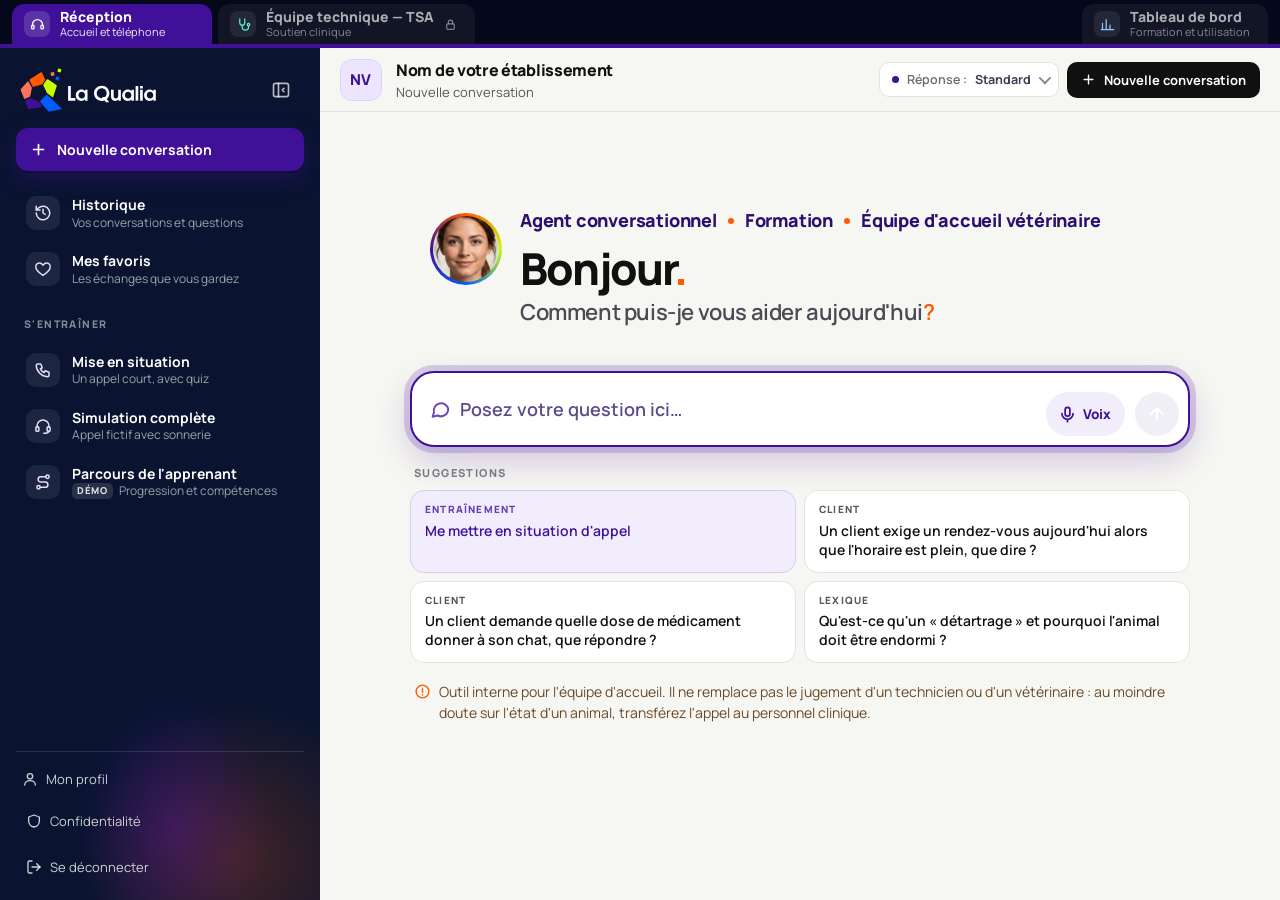
<file: agent/index.html>
<!doctype html>
<html lang="fr-CA">
<head>
<meta charset="utf-8">
<script>/* Portail par compte : la page reste masquée jusqu'à la vérification de l'accès (laqualia.com) */
if (/(^|\.)laqualia\.(com|test)$/i.test(location.hostname)) { document.documentElement.classList.add("lq-gate"); setTimeout(function () { document.documentElement.classList.remove("lq-gate"); }, 9000); }</script>
<style>.lq-gate body{visibility:hidden}</style>
<meta name="viewport" content="width=device-width,initial-scale=1,viewport-fit=cover,interactive-widget=resizes-content">
<meta name="robots" content="noindex,nofollow">
<title>Assistant La Qualia</title>
<meta name="theme-color" content="#0a1430">
<meta name="apple-mobile-web-app-capable" content="yes">
<meta name="mobile-web-app-capable" content="yes">
<meta name="apple-mobile-web-app-status-bar-style" content="black-translucent">
<meta name="apple-mobile-web-app-title" content="La Qualia">
<link rel="manifest" href="manifest.webmanifest?v=202610171606">
<link rel="icon" href="../assets/favicon.svg" type="image/svg+xml">
<link rel="apple-touch-icon" href="apple-touch-icon.png">
<link rel="preconnect" href="https://fonts.googleapis.com">
<link rel="preconnect" href="https://fonts.gstatic.com" crossorigin>
<link rel="stylesheet" href="https://fonts.googleapis.com/css2?family=Manrope:wght@400;500;600;700;800&display=swap">
<!-- Couleurs et police du site La Qualia (variables --paper, --ink, --purple, --orange, --lime, --blue, --muted) -->
<link rel="stylesheet" href="../styles.css">
<style>
[hidden]{display:none!important}
:root{--app-nav:#0a1430;--app-nav-2:#131e42;--app-line:#e4e3dd;--app-soft:#ecebe5;--app-warn:#c2410c;--app-warn-soft:#fff0e6;--app-side:288px;--app-mini:76px}
html,body{height:100%;overflow:hidden}
body{background:var(--paper,#f6f6f2);color:var(--ink,#101010);font-family:'Manrope',system-ui,-apple-system,'Segoe UI',Roboto,Arial,sans-serif}
button{font:inherit;cursor:pointer}

/* ---------- coque de l'application ---------- */
.app{display:grid;grid-template-columns:var(--app-side) 1fr;height:calc(100vh - var(--tabs-h));height:calc(100dvh - var(--tabs-h))}

/* barre latérale */
.side{background:var(--app-nav);color:#fff;display:flex;flex-direction:column;min-height:0;padding:calc(18px + env(safe-area-inset-top,0px)) 16px calc(16px + env(safe-area-inset-bottom,0px)) max(16px,env(safe-area-inset-left,0px));gap:18px;position:relative;overflow:hidden;z-index:30}
.side::before{content:"";position:absolute;inset:auto -80px -120px auto;width:320px;height:320px;background:radial-gradient(closest-side,rgb(255 90 0/.22),transparent),radial-gradient(closest-side at 30% 40%,rgb(64 16 152/.5),transparent);pointer-events:none}
.side>*{position:relative}
.side-brand{display:flex;align-items:center;justify-content:space-between;gap:8px;padding:0 4px}
.side-brand img{width:150px;height:auto}
.side-close{display:none;background:none;border:0;color:#fff;width:40px;height:40px;border-radius:10px}
.side-close:hover{background:#ffffff14}
.side-new{display:flex;align-items:center;gap:10px;width:100%;border:0;border-radius:12px;padding:13px 14px;background:var(--purple,#401098);color:#fff;font-weight:700;font-size:14px;box-shadow:0 3px 0 rgb(0 0 0/.2);transition:transform .15s}
.side-new:hover{transform:translateY(-1px)}
.side-new svg{width:18px;height:18px;flex:none}
.side-train{display:flex;align-items:center;gap:10px;width:100%;border:1.5px solid #d8cbf8;border-radius:12px;padding:12px 14px;background:#f2edfd;color:var(--purple,#401098);font-weight:800;font-size:14px;transition:transform .15s}
.side-train:hover{transform:translateY(-1px)}
.side-train svg{width:18px;height:18px;flex:none}
.side-label{font-size:11px;font-weight:700;letter-spacing:1.6px;text-transform:uppercase;color:#ffffff8c;margin:6px 6px 0;display:flex;justify-content:space-between;align-items:center}
.side-label button{background:none;border:0;color:#ffffffb3;font-size:11px;font-weight:700;letter-spacing:.5px;text-transform:none;padding:2px 6px;border-radius:6px}
.side-label button:hover{color:#fff;background:#ffffff14}
.side-list{display:flex;flex-direction:column;gap:2px;overflow-y:auto;min-height:0;flex:1;margin:0 -4px;padding:0 4px}
.side-item{display:flex;gap:10px;align-items:flex-start;text-align:left;background:none;border:0;color:#ffffffd9;font-size:13.5px;font-weight:500;line-height:1.35;padding:10px;border-radius:10px}
.side-item:hover{background:#ffffff12;color:#fff}
.side-item .bullet{width:6px;height:6px;border-radius:50%;background:var(--orange,#ff5a00);margin-top:6px;flex:none}
.side-foot{display:flex;flex-direction:column;gap:10px;border-top:1px solid #ffffff1f;padding-top:14px;font-size:12.5px}
.side-foot a{color:#ffffffcc;text-decoration:none;display:flex;align-items:center;gap:8px;padding:4px 6px;border-radius:8px}
.side-foot a:hover{color:#fff;background:#ffffff12}
.status{display:flex;align-items:center;gap:8px;color:#ffffffb3;padding:0 6px}
.status i{width:8px;height:8px;border-radius:50%;background:#8b8fa3;flex:none}
.status.ok i{background:#4ade80;box-shadow:0 0 0 3px rgb(74 222 128/.2)}
.status.bad i{background:var(--orange,#ff5a00)}

/* zone principale */
.main{display:flex;flex-direction:column;min-width:0;min-height:0;position:relative}
.topbar{display:flex;align-items:center;gap:12px;padding:calc(12px + env(safe-area-inset-top,0px)) max(20px,env(safe-area-inset-right,0px)) 12px 20px;border-bottom:1px solid var(--app-line);background:color-mix(in srgb,var(--paper,#f6f6f2) 92%,transparent);backdrop-filter:blur(8px);-webkit-backdrop-filter:blur(8px);z-index:5}
.menu-btn{display:none;width:42px;height:42px;border:0;border-radius:12px;background:#fff;box-shadow:0 1px 3px rgb(0 0 0/.1);place-items:center;flex:none}
.menu-btn svg{width:20px;height:20px}
.top-av{width:42px;height:42px;border-radius:50%;flex:none;position:relative;padding:2px;background:conic-gradient(var(--orange,#ff5a00),var(--lime,#c7ff00),var(--blue,#005dff),var(--purple,#401098),var(--orange,#ff5a00))}
.top-av img{width:100%;height:100%;border-radius:50%;object-fit:cover;border:2px solid var(--paper,#f6f6f2);display:block}
.top-av.org{background:#fff;border:1px solid var(--app-line);padding:0;display:grid;place-items:center;color:var(--purple,#401098);border-radius:12px}
.top-av.org svg{width:22px;height:22px}
.top-title span span{display:inline;font-size:inherit;color:inherit}
.top-av .online{position:absolute;right:-1px;bottom:-1px;width:12px;height:12px;border-radius:50%;background:#4ade80;border:2px solid var(--paper,#f6f6f2)}
.top-title{min-width:0;flex:1}
.top-title b{display:block;font-size:16px;font-weight:800;letter-spacing:-.3px;white-space:nowrap;overflow:hidden;text-overflow:ellipsis}
.top-title span{display:block;font-size:12.5px;color:var(--muted,#55565d);white-space:nowrap;overflow:hidden;text-overflow:ellipsis}
.top-new{border:1px solid var(--app-line);background:#fff;border-radius:10px;padding:9px 12px;font-size:13px;font-weight:700;display:flex;gap:8px;align-items:center}
.top-new svg{width:16px;height:16px}
.top-new:hover{border-color:var(--purple,#401098)}

.scroller{flex:1;overflow-y:auto;min-height:0;scroll-behavior:smooth;overscroll-behavior:contain}
.col{width:min(780px,100%);margin-inline:auto;padding:28px max(20px,env(safe-area-inset-right,0px)) 24px max(20px,env(safe-area-inset-left,0px));display:flex;flex-direction:column;gap:20px}

/* accueil */
.welcome{display:flex;flex-direction:column;gap:18px;padding-top:min(5vh,40px)}
.welcome .eyebrow{margin:0}
.welcome h1{font-size:clamp(34px,5.4vw,56px);line-height:.99;letter-spacing:-2.4px;margin:0;font-weight:800;text-wrap:balance}
.welcome .lead{font-size:16.5px;line-height:1.5;color:var(--muted,#55565d);margin:0;max-width:56ch}
.notice{background:var(--app-warn-soft);border-radius:12px;padding:12px 14px;font-size:13.5px;line-height:1.5;display:flex;gap:10px;align-items:flex-start}
.notice b{color:var(--orange,#ff5a00);white-space:nowrap}
.cards{display:grid;grid-template-columns:repeat(2,minmax(0,1fr));gap:10px}
.card{display:flex;flex-direction:column;gap:8px;text-align:left;background:#fff;border:1px solid var(--app-line);border-radius:16px;padding:14px 16px;font-size:14.5px;font-weight:600;line-height:1.35;color:var(--ink,#101010);transition:transform .15s,border-color .15s,box-shadow .15s;min-height:84px}
.card:hover{transform:translateY(-2px);border-color:var(--orange,#ff5a00);box-shadow:0 10px 22px rgb(0 0 0/.06)}
.card .tag{font-size:10.5px;font-weight:800;letter-spacing:1.2px;text-transform:uppercase;color:var(--muted,#55565d)}
.card.train{background:#f2edfd;border:1.5px solid #d8cbf8;color:var(--purple,#401098)}
.card.train:hover{border-color:var(--purple,#401098)}
.card.train .tag{color:var(--purple,#401098);opacity:.8}

/* avatar d'accueil */
.hello{display:grid;grid-template-columns:minmax(0,1fr) 230px;gap:24px;align-items:end}
.hello-text{display:flex;flex-direction:column;gap:16px;min-width:0}
.hello-av{display:none;width:64px;height:64px;border-radius:50%;object-fit:cover;padding:3px;background:conic-gradient(var(--orange,#ff5a00),var(--lime,#c7ff00),var(--blue,#005dff),var(--purple,#401098),var(--orange,#ff5a00))}
.hero-av{margin:0;position:relative;align-self:end}
.hero-av img{width:100%;height:auto;display:block;filter:drop-shadow(0 18px 28px rgb(10 20 48/.18))}
.hero-av figcaption{position:absolute;left:-18px;bottom:22px;background:#fff;border-radius:12px;padding:10px 14px 10px 30px;box-shadow:0 10px 24px rgb(0 0 0/.12);font-size:12.5px;line-height:1.35;display:flex;flex-direction:column}
.hero-av figcaption::before{content:"";position:absolute;left:12px;top:15px;width:9px;height:9px;border-radius:50%;background:#4ade80;box-shadow:0 0 0 3px rgb(74 222 128/.25)}
.hero-av figcaption b{font-weight:800}
.hero-av figcaption span{color:var(--muted,#55565d)}
@media (prefers-reduced-motion:no-preference){.hero-av img{animation:float 6s ease-in-out infinite}@keyframes float{50%{transform:translateY(-6px)}}}

/* réponse : En direct + Apprentissage */
.box-live,.box-learn{border-radius:16px;padding:14px 16px 15px;display:flex;flex-direction:column;gap:8px}
.box-live{background:#e9f9ee;border:1.5px solid #9fdfb3;box-shadow:0 6px 16px rgb(22 120 60/.08)}
.box-learn{background:#f2edfd;border:1.5px solid #d8cbf8;margin-top:12px}
.box-learn.waiting{opacity:.7}
.box-scene{margin-top:0}
.box-scene .box-body{font-size:15.5px}
.box-scene .box-body p:last-child strong{color:var(--purple,#401098)}
.box-head{display:flex;align-items:center;gap:7px;font-size:11px;font-weight:800;letter-spacing:1.5px;text-transform:uppercase}
.box-head svg{width:15px;height:15px;flex:none}
.box-live .box-head{color:#15803d}
.box-learn .box-head{color:var(--purple,#401098)}
.box-live .box-body{font-size:17px;line-height:1.5;font-weight:600;color:#0f2e1a}
.box-live .box-body strong{color:#14532d}
.box-learn .box-body{font-size:15px;line-height:1.6}
.box-body>:first-child{margin-top:0}.box-body>:last-child{margin-bottom:0}

/* schéma léger (texte) */
.schema{margin:14px 0 0;background:#fff;border:1.5px dashed #cdbff5;border-radius:12px;padding:10px 14px 12px;overflow-x:auto}
.schema figcaption{font-size:10.5px;font-weight:800;letter-spacing:1.4px;text-transform:uppercase;color:var(--purple,#401098);margin-bottom:6px}
.schema pre{margin:0;font:600 13px/1.6 ui-monospace,SFMono-Regular,Menlo,Consolas,monospace;white-space:pre;color:var(--ink,#101010)}
.schema .arr{color:var(--orange,#ff5a00);font-weight:800}

/* choix du modèle */
.model-wrap{display:flex;flex-direction:column;gap:8px}
.model-seg{display:grid;grid-template-columns:repeat(var(--n,3),1fr);gap:4px;background:#ffffff12;border-radius:12px;padding:4px}
.model-opt{border:0;background:transparent;color:#ffffffc7;border-radius:9px;padding:8px 4px;display:flex;flex-direction:column;align-items:center;gap:1px;line-height:1.2}
.model-opt b{font-size:12.5px;font-weight:800}
.model-opt span{font-size:10.5px;opacity:.75}
.model-opt:hover{background:#ffffff14;color:#fff}
.model-opt[aria-checked="true"]{background:#fff;color:var(--app-nav)}
.model-opt[aria-checked="true"] span{opacity:.7}
.model-badge{border:1px solid var(--app-line);background:#fff;border-radius:999px;padding:6px 11px;font-size:12px;font-weight:800;color:var(--purple,#401098);display:flex;gap:6px;align-items:center;white-space:nowrap}
.model-badge::before{content:"";width:7px;height:7px;border-radius:50%;background:currentColor;opacity:.8}

.side-me{background:none;border:0;color:#ffffffcc;text-align:left;font-size:12.5px;padding:4px 6px;border-radius:8px;display:flex;align-items:center;gap:8px}
.side-me:hover{color:#fff;background:#ffffff12}
.side-me[hidden]{display:none}

/* mini-quiz (mises en situation) */
.quiz{margin-top:14px;background:#fff;border:1.5px solid #d8cbf8;border-radius:16px;padding:14px;display:flex;flex-direction:column;gap:14px}
.quiz-wait{color:var(--muted,#55565d);font-size:14px;flex-direction:row;align-items:center;gap:10px}
.qz-head{display:flex;align-items:baseline;gap:10px;flex-wrap:wrap}
.qz-head b{font-size:12px;font-weight:800;letter-spacing:1.5px;text-transform:uppercase;color:var(--purple,#401098)}
.qz-head span{font-size:12.5px;color:var(--muted,#55565d)}
.qz-item{display:flex;flex-direction:column;gap:8px;padding-top:12px;border-top:1px solid #eee9fb}
.qz-tag{align-self:flex-start;font-size:10.5px;font-weight:800;letter-spacing:1.2px;text-transform:uppercase;color:var(--purple,#401098);background:#f2edfd;border-radius:6px;padding:3px 8px}
.qz-q{margin:0;font-weight:700;font-size:15.5px;line-height:1.4}
.qz-opts{display:flex;flex-direction:column;gap:7px}
.qz-opts.vf{flex-direction:row}
.qz-opts.vf .qz-opt{flex:1;justify-content:center;font-weight:800}
.qz-opt{display:flex;align-items:center;gap:10px;text-align:left;border:1.5px solid #e2dcf3;background:#faf8ff;color:var(--ink,#101010);border-radius:12px;padding:11px 13px;font-size:14.5px;font-weight:600;line-height:1.35;transition:border-color .15s,background .15s,transform .15s}
.qz-opt i{font-style:normal;width:24px;height:24px;border-radius:7px;background:#fff;border:1.5px solid #d8cbf8;display:grid;place-items:center;font-size:12px;font-weight:800;color:var(--purple,#401098);flex:none}
.qz-opt:not(:disabled):hover{border-color:var(--purple,#401098);transform:translateY(-1px)}
.qz-opt:disabled{cursor:default}
.qz-opt.good{background:#e9f9ee;border-color:#4ade80;color:#14532d}
.qz-opt.good i{border-color:#4ade80;color:#15803d}
.qz-opt.bad{background:#fff0e6;border-color:var(--orange,#ff5a00);color:#7c2d12}
.qz-opt.bad i{border-color:var(--orange,#ff5a00);color:var(--orange,#ff5a00)}
.qz-opt:disabled:not(.good):not(.bad){opacity:.55}
.qz-fb{font-size:14px;line-height:1.5;border-radius:10px;padding:10px 12px;background:#f2edfd}
.is-good .qz-fb{background:#e9f9ee}
.is-good .qz-fb b{color:#15803d}
.is-bad .qz-fb{background:#fff0e6}
.is-bad .qz-fb b{color:#c2410c}
.qz-foot{display:flex;flex-wrap:wrap;gap:10px;align-items:center;padding-top:12px;border-top:1px solid #eee9fb}
.qz-score{display:flex;align-items:baseline;gap:8px;margin-right:auto}
.qz-score b{font-size:22px;font-weight:800;color:var(--purple,#401098);font-variant-numeric:tabular-nums}
.qz-score span{font-size:13.5px;color:var(--muted,#55565d)}
.qz-next{border:0;border-radius:10px;padding:11px 16px;background:var(--purple,#401098);color:#fff;font-weight:800;font-size:13.5px}
.qz-new{border:1.5px solid #d8cbf8;border-radius:10px;padding:10px 14px;background:#f2edfd;color:var(--purple,#401098);font-weight:800;font-size:13.5px}

.thinking-line{display:inline-flex;align-items:center;gap:10px;color:var(--muted,#55565d);font-size:14px;font-style:italic}

.stopped{color:var(--muted,#55565d);font-size:13px;font-style:italic;margin:8px 0 0}

/* ---------- mode simulation complète ---------- */
.learn-only{display:none!important}
body.learn .learn-only{display:flex!important}
body.learn .learn-only[hidden]{display:none!important}
body.learn .normal-only{display:none!important}
body.learn #empty,body.learn #thread{display:none!important}
body.learn{--paper:#f2eefb;background:#f2eefb}
body.learn .side{background:#1b1147}
body.learn .topbar{background:#f2eefbeb;border-bottom-color:#ddd2f7}
body.learn .composer{background:linear-gradient(to top,#f2eefb 70%,transparent)}
.side-learn{display:flex;align-items:center;gap:10px;width:100%;border:1.5px dashed #ffffff55;border-radius:12px;padding:12px 14px;background:transparent;color:#fff;font-weight:800;font-size:14px}
.side-learn:hover{border-style:solid;background:#ffffff12}
.side-learn svg{width:18px;height:18px;flex:none}
body.learn .side-learn{background:#fff;color:#1b1147;border:1.5px solid #fff}
.side-sim{flex-direction:column;gap:8px}
.side-sim p{margin:0 6px;font-size:12.5px;line-height:1.5;color:#ffffffbf}
.side-sim b{color:#fff}
.learn-banner{align-items:center;gap:10px 14px;flex-wrap:wrap;padding:9px max(20px,env(safe-area-inset-right,0px)) 9px 20px;background:#e6dcfb;border-bottom:1px solid #d3c3f5;color:#2b0f6e;font-size:13px}
.lb-tag{display:inline-flex;align-items:center;gap:8px;font-weight:800;letter-spacing:.2px;background:#fff;border:1.5px solid #401098;border-radius:999px;padding:5px 12px}
.lb-tag svg{width:16px;height:16px}
.lb-txt{font-weight:600}
.lb-exit{margin-left:auto;border:1.5px solid #401098;background:#401098;color:#fff;border-radius:8px;padding:7px 12px;font-weight:800;font-size:12.5px}
.lb-exit:hover{background:#2b0f6e}
.callbar{display:flex;align-items:center;gap:10px;flex-wrap:wrap;padding:9px max(20px,env(safe-area-inset-right,0px)) 9px 20px;background:#0f3d24;color:#fff;font-size:13.5px}
.callbar[hidden]{display:none}
.cb-dot{width:9px;height:9px;border-radius:50%;background:#4ade80;box-shadow:0 0 0 4px rgb(74 222 128/.25)}
.cb-time{font-variant-numeric:tabular-nums;opacity:.85}
.cb-end{margin-left:auto;display:inline-flex;align-items:center;gap:8px;border:0;background:#dc2626;color:#fff;border-radius:999px;padding:7px 14px;font-weight:800;font-size:13px}
.cb-end svg{width:18px;height:18px}
.sim-home{flex-direction:column;gap:16px;padding-top:min(5vh,40px)}
.sim-home .eyebrow{margin:0}
.sim-home h1{font-size:clamp(32px,5vw,52px);line-height:1;letter-spacing:-2px;margin:0;font-weight:800}
.sim-lead{margin:0;font-size:16px;line-height:1.55;color:var(--muted,#55565d);max-width:58ch}
.sim-actions{display:flex;flex-wrap:wrap;gap:10px;align-items:center}
.sim-call{display:inline-flex;align-items:center;gap:10px;border:0;border-radius:14px;padding:16px 22px;background:#15803d;color:#fff;font-weight:800;font-size:16px;box-shadow:0 6px 18px rgb(21 128 61/.25)}
.sim-call:hover{background:#166534}
.sim-call:disabled{opacity:.5;cursor:default}
.sim-call svg{width:20px;height:20px}
.sim-mute,.ring-mute{border:1.5px solid #d3c3f5;background:#fff;color:#2b0f6e;border-radius:12px;padding:12px 14px;font-weight:700;font-size:13.5px}
.sim-types{list-style:none;margin:0;padding:0;display:flex;flex-wrap:wrap;gap:6px}
.sim-types li{font-size:12px;font-weight:700;color:#2b0f6e;background:#fff;border:1px solid #ddd2f7;border-radius:999px;padding:5px 10px}
.msg.c .qbub{display:none}
.c-av{width:36px;height:36px;border-radius:50%;background:#e5e7eb;color:#6b7280;display:grid;place-items:center;flex:none}
.c-av svg{width:20px;height:20px}
.c-bub{background:#fff;border:1px solid #e4e3dd;border-radius:6px 20px 20px 20px;padding:12px 16px;font-size:15.5px;line-height:1.5;max-width:82%;box-shadow:0 4px 12px rgb(0 0 0/.04)}
.sim-note{align-self:center;font-size:12.5px;color:#2b0f6e;background:#e6dcfb;border-radius:999px;padding:6px 12px;text-align:center}
.sim-end-actions{display:flex;flex-wrap:wrap;gap:10px;padding-left:46px}
.ring{position:fixed;inset:0;z-index:70;background:rgb(10 20 48/.55);backdrop-filter:blur(6px);-webkit-backdrop-filter:blur(6px);display:grid;place-items:center;padding:20px}
.ring[hidden]{display:none}
.ring-card{background:#fff;border-radius:26px;padding:28px 24px;width:min(380px,100%);display:flex;flex-direction:column;align-items:center;gap:10px;text-align:center;box-shadow:0 30px 60px rgb(0 0 0/.3);border:3px solid #401098}
.ring-sim{font-size:11px;font-weight:800;letter-spacing:1.6px;color:#401098;background:#e6dcfb;border-radius:999px;padding:4px 10px}
.ring-icon{width:84px;height:84px;border-radius:50%;background:#15803d;color:#fff;display:grid;place-items:center;margin:8px 0}
.ring-icon svg{width:38px;height:38px}
.ring-card h2{margin:0;font-size:24px;font-weight:800;letter-spacing:-.6px}
.ring-card p{margin:0;color:var(--muted,#55565d);font-size:14px}
.ring-btns{display:flex;gap:12px;width:100%;margin-top:10px}
.ring-btns button{flex:1;display:inline-flex;align-items:center;justify-content:center;gap:8px;border:0;border-radius:14px;padding:14px;font-weight:800;font-size:15px;color:#fff}
.ring-btns svg{width:20px;height:20px}
.ring-no{background:#dc2626}
.ring-yes{background:#15803d}
.ring-mute{margin-top:6px;font-size:12.5px;padding:8px 12px}
@media (prefers-reduced-motion:no-preference){
  .ring-icon{animation:ringpulse 1.2s ease-in-out infinite}
  .ring-icon svg{animation:ringshake 1.2s ease-in-out infinite}
  @keyframes ringpulse{0%,100%{box-shadow:0 0 0 0 rgb(21 128 61/.45)}50%{box-shadow:0 0 0 18px rgb(21 128 61/0)}}
  @keyframes ringshake{0%,40%,100%{transform:rotate(0)}10%,30%{transform:rotate(-14deg)}20%{transform:rotate(14deg)}}
}
@media (prefers-reduced-motion:reduce){.ring-card{outline:4px solid #15803d;outline-offset:4px}}
@media (max-width:860px){.lb-exit{margin-left:0}.sim-end-actions{padding-left:0}}

.sim-level{display:flex;flex-direction:column;gap:8px}
.sim-level-lab{font-size:11px;font-weight:800;letter-spacing:1.5px;text-transform:uppercase;color:#2b0f6e}
.level-seg{display:grid;grid-template-columns:repeat(3,minmax(0,1fr));gap:8px;max-width:640px}
.level-seg button{display:flex;flex-direction:column;align-items:flex-start;gap:3px;text-align:left;border:1.5px solid #ddd2f7;background:#fff;border-radius:14px;padding:12px 14px;color:var(--ink,#101010)}
.level-seg button b{font-size:15px;font-weight:800}
.level-seg button span{font-size:12.5px;color:var(--muted,#55565d);line-height:1.35}
.level-seg button:hover{border-color:#401098}
.level-seg button[aria-checked="true"]{border-color:#401098;background:#401098;color:#fff;box-shadow:0 6px 16px rgb(64 16 152/.2)}
.level-seg button[aria-checked="true"] span{color:#e6dcfb}
.cb-level{font-size:12px;font-weight:800;background:#ffffff26;border-radius:999px;padding:3px 9px}
.sim-choices{display:flex;flex-direction:column;gap:7px;max-width:82%}
.sim-choices-lab{font-size:11px;font-weight:800;letter-spacing:1.2px;text-transform:uppercase;color:#2b0f6e}
.sim-choice{display:flex;gap:10px;align-items:flex-start;text-align:left;border:1.5px solid #ddd2f7;background:#faf8ff;border-radius:12px;padding:10px 12px;font-size:14.5px;font-weight:600;line-height:1.4;color:var(--ink,#101010)}
.sim-choice i{font-style:normal;width:22px;height:22px;border-radius:7px;border:1.5px solid #d3c3f5;display:grid;place-items:center;font-size:12px;font-weight:800;color:#401098;flex:none;background:#fff}
.sim-choice:not(:disabled):hover{border-color:#401098}
.sim-choice:disabled{opacity:.5;cursor:default}
.sim-choice.picked{opacity:1;border-color:#401098;background:#ede5ff}
@media (max-width:620px){.level-seg{grid-template-columns:1fr}.sim-choices{max-width:100%}}

.sim-theme{display:flex;flex-direction:column;gap:8px}
.theme-chips{display:flex;flex-wrap:wrap;gap:7px}
.theme-chips button{border:1.5px solid #ddd2f7;background:#fff;color:#2b0f6e;border-radius:999px;padding:7px 13px;font-size:13px;font-weight:700;display:inline-flex;align-items:center;gap:6px}
.theme-chips button:hover{border-color:#401098}
.theme-chips button[aria-pressed="true"]{background:#401098;border-color:#401098;color:#fff}
.theme-chips button[aria-pressed="true"]::before{content:"✓";font-weight:800}
.theme-hint{font-size:12.5px;color:var(--muted,#55565d)}

/* choix du modèle : discret, en bas du menu */
.side-foot .model-wrap{gap:6px;padding:0 6px 4px;opacity:.85}
.side-foot .model-wrap:hover,.side-foot .model-wrap:focus-within{opacity:1}
.model-lab{font-size:10.5px;font-weight:700;letter-spacing:1.2px;text-transform:uppercase;color:#ffffff73}
.side-foot .model-seg{background:#ffffff0d;border-radius:9px;padding:3px;gap:2px}
.side-foot .model-opt{padding:5px 2px;border-radius:7px}
.side-foot .model-opt b{font-size:11px;font-weight:700}
.side-foot .model-opt span{display:none}
.side-foot .model-opt[aria-checked="true"]{background:#ffffff26;color:#fff}

a.side-out{text-decoration:none}
.side-out{display:flex;align-items:center;gap:8px;background:none;border:0;color:#ffffffcc;font-size:12.5px;padding:4px 6px;border-radius:8px;text-align:left}
.side-out:hover{color:#fff;background:#ffffff12}
.side-out.confirm{background:#dc2626;color:#fff;font-weight:800}

.side-user{display:flex;align-items:center;gap:12px;background:#ffffff12;border:1px solid #ffffff1f;border-radius:14px;padding:11px 12px}
.su-av{width:40px;height:40px;border-radius:50%;background:linear-gradient(135deg,var(--orange,#ff5a00),var(--purple,#401098));color:#fff;display:grid;place-items:center;font-weight:800;font-size:17px;flex:none;position:relative;text-transform:uppercase}
.su-txt{min-width:0;flex:1;display:flex;flex-direction:column;gap:2px}
.su-txt b{font-size:15.5px;font-weight:800;color:#fff;white-space:nowrap;overflow:hidden;text-overflow:ellipsis}
.su-txt .status{padding:0;font-size:12.5px;font-weight:700;color:#ffffffd9}
.su-txt .status.ok{color:#86efac}
.su-edit{background:none;border:0;color:#ffffffa6;width:32px;height:32px;border-radius:9px;display:grid;place-items:center;flex:none}
.su-edit:hover{background:#ffffff1a;color:#fff}
body.learn .side-user{background:#ffffff1a}

/* ======== Menu de gauche : hiérarchie claire ======== */
.side{gap:16px;overflow-y:auto;overscroll-behavior:contain;scrollbar-width:thin;scrollbar-color:#ffffff33 transparent}
.side :focus-visible{outline:2px solid #fff;outline-offset:2px}
.side-brand{padding:2px 4px 0}
.side-brand img{width:138px}
.side-user{padding:10px 8px 10px 14px;border-radius:12px}
.su-txt b{font-size:15px}
.side-new{justify-content:flex-start;gap:10px;padding:12px 14px;font-size:14px;border-radius:12px;box-shadow:0 2px 0 rgb(0 0 0/.25),0 8px 20px rgb(64 16 152/.35)}
.side-new svg{width:17px;height:17px}
.side-group{display:flex;flex-direction:column;gap:4px;flex:none}
.side > *{flex-shrink:0}
.side-label{margin:0 0 4px;padding:0 8px;text-align:left;font-size:10.5px;font-weight:800;letter-spacing:1.4px;color:#ffffff80;display:flex;align-items:center;justify-content:space-between;min-height:24px}
.nav-item{display:flex;align-items:center;gap:12px;width:100%;text-align:left;background:transparent;border:0;border-radius:11px;padding:9px 10px;color:#fff;transition:background .15s}
.nav-item:hover{background:#ffffff14}
.ni-ico{width:34px;height:34px;border-radius:10px;background:#ffffff14;display:grid;place-items:center;flex:none;color:#e6dcfb}
.ni-ico svg{width:18px;height:18px}
.ni-txt{display:flex;flex-direction:column;gap:1px;min-width:0;flex:1}
.ni-txt b{font-size:14px;font-weight:700;line-height:1.25}
.ni-txt small{font-size:12px;color:#ffffff99;line-height:1.3}
.ni-badge{display:none;font-style:normal;font-size:10.5px;font-weight:800;letter-spacing:.6px;text-transform:uppercase;background:#4ade80;color:#052e16;border-radius:999px;padding:3px 8px;flex:none}
.nav-item[aria-pressed="true"]{background:#fff;color:#1b1147}
.nav-item[aria-pressed="true"] .ni-ico{background:#ede5ff;color:#401098}
.nav-item[aria-pressed="true"] .ni-txt small{color:#55565d}
.nav-item[aria-pressed="true"] .ni-badge{display:inline-block}
.side > .side-faq{flex:1 1 auto;min-height:150px;flex-shrink:1}
.side-shuffle{background:none;border:0;color:#ffffffa6;width:28px;height:28px;border-radius:8px;display:grid;place-items:center;padding:0;letter-spacing:0}
.side-shuffle:hover{background:#ffffff1a;color:#fff}
.side-faq .side-list{flex:1;overflow-y:auto;min-height:0;gap:2px;margin:0;padding:0;-webkit-mask-image:linear-gradient(#000 85%,transparent);mask-image:linear-gradient(#000 85%,transparent);padding-bottom:18px}
.side-item{flex:none;padding:8px 10px;font-size:13px;line-height:1.38;color:#ffffffcc;border-radius:9px;display:block;position:relative;padding-left:24px}
.side-item .bullet{position:absolute;left:10px;top:14px;width:5px;height:5px;margin:0}
.side-item:hover{background:#ffffff12;color:#fff}
.side-sim{background:#ffffff0f;border:1px solid #ffffff1f;border-radius:12px;padding:12px 10px}
.side-sim .side-label{padding:0 2px}
.side-sim p{margin:0 2px}
.side-foot{margin-top:auto;gap:12px;padding-top:14px}
.side-foot .model-wrap{padding:0 4px}
.side-out{padding:8px 10px;font-size:13px;border-radius:10px;width:100%}
.side-out svg{flex:none}
@media (max-height:700px){.side{gap:12px}.ni-txt small{display:none}.nav-item{padding:7px 10px}.ni-ico{width:30px;height:30px}}

/* ======== Réponse : En direct + Apprentissage ======== */
.msg.a .who{display:flex;align-items:baseline;gap:8px}
.msg.a .who time{font-size:11px;font-weight:600;letter-spacing:0;text-transform:none;color:#8a8b92}
.box-live,.box-learn{border-radius:18px;padding:0;overflow:hidden;gap:0}
.box-head{display:flex;align-items:center;gap:10px;padding:12px 16px 0;font-size:11px;font-weight:800;letter-spacing:1.4px;text-transform:uppercase;min-height:34px}
.bh-l{display:inline-flex;align-items:center;gap:7px}
.bh-hint{font-size:11px;font-weight:600;letter-spacing:0;text-transform:none;color:#2f7a4a;opacity:.8}
.bh-act{margin-left:auto;display:inline-flex;align-items:center;gap:6px;border:1.5px solid #9fdfb3;background:#fff;color:#14532d;border-radius:999px;padding:5px 11px;font-size:12px;font-weight:800;letter-spacing:0;text-transform:none}
.bh-act svg{width:14px;height:14px}
.bh-act:hover{border-color:#15803d}
.bh-act.ok{background:#15803d;border-color:#15803d;color:#fff}
.box-live .box-body{padding:8px 16px 16px;font-size:17.5px;line-height:1.55;font-weight:600;color:#0f2e1a}
.box-live .box-body p{margin:0 0 8px}
.say{quotes:none;display:inline;background:linear-gradient(transparent 58%,#bbf7d0 58%);font-weight:700;color:#052e16;padding:0 2px;border-radius:2px}
.box-learn{background:#f6f3fe;border:1.5px solid #ddd2f7;margin-top:12px}
.bh-toggle{width:100%;border:0;background:transparent;text-align:left;color:var(--purple,#401098);cursor:pointer;padding-bottom:12px}
.bh-toggle:hover{background:#efe9fd}
.bh-sub{font-weight:700;letter-spacing:.6px;opacity:.75}
.bh-meta{font-size:11.5px;font-weight:600;letter-spacing:0;text-transform:none;color:#6b5aa6}
.bh-chev{width:18px;height:18px;margin-left:auto;transition:transform .2s}
.box-learn.is-open .bh-chev,.box-learn.is-open .more svg{transform:rotate(180deg)}
.box-learn.pv:not(.is-open) > .box-body{max-height:190px;overflow:hidden;-webkit-mask-image:linear-gradient(#000 55%,transparent);mask-image:linear-gradient(#000 55%,transparent)}
.box-learn.pv.is-short > .box-body{max-height:none;-webkit-mask-image:none;mask-image:none}
.box-learn.pv:not(.is-open):not(.is-short) .srcs{display:none}
.more{display:flex;align-items:center;justify-content:center;gap:8px;width:calc(100% - 28px);margin:0 14px 14px;border:1.5px solid #ddd2f7;background:#fff;color:var(--purple,#401098);border-radius:12px;padding:10px 14px;font-size:13.5px;font-weight:800}
.more:hover{border-color:var(--purple,#401098);background:#faf8ff}
.more svg{width:16px;height:16px;transition:transform .2s}
.more[hidden]{display:none}
.box-learn .box-body{padding:2px 18px 18px;font-size:15px;line-height:1.65;color:#1f1640}
.box-learn .box-body h3{font-size:15.5px;font-weight:800;color:#2b0f6e;margin:18px 0 6px;padding-top:14px;border-top:1px solid #e7defb}
.box-learn .box-body > h3:first-child{margin-top:4px;padding-top:0;border-top:0}
.box-learn .box-body ul,.box-learn .box-body ol{padding-left:1.25em}
.box-learn .box-body li{margin:5px 0}
.box-learn .box-body li::marker{color:#7c5cd6}
.box-learn .say{background:linear-gradient(transparent 60%,#e1d5fb 60%);color:#1f1640}
.keep{margin:12px 0 0;background:#fff;border:1.5px solid #ddd2f7;border-radius:12px;padding:10px 12px;font-weight:600}
.keep-l{display:inline-block;font-size:10.5px;font-weight:800;letter-spacing:1.2px;text-transform:uppercase;color:#fff;background:var(--purple,#401098);border-radius:6px;padding:2px 7px;margin-right:6px;vertical-align:1px}
.note{font-size:13px;color:#6b6780}
.box-learn .srcs{padding:0 18px 14px}
.box-learn .schema{background:#fff;margin-bottom:12px}
.box-learn.waiting .box-head{padding-bottom:4px}
.skel{display:block;height:12px;border-radius:6px;background:linear-gradient(90deg,#00000010 25%,#00000020 50%,#00000010 75%);background-size:200% 100%;margin:6px 0 10px;width:92%}
.skel.short{width:64%}
@media (prefers-reduced-motion:no-preference){.skel{animation:shimmer 1.3s linear infinite}@keyframes shimmer{to{background-position:-200% 0}}}
.actions{padding-top:2px}
@media (max-width:860px){.msg.a > .av{display:none}.box-live .box-body{font-size:16.5px}.bh-hint{display:none}}

/* ======== Zone centrale : accueil + saisie ======== */
.hello2{display:flex;align-items:center;gap:18px}
.hello2-av{width:72px;height:72px;border-radius:50%;object-fit:cover;padding:3px;flex:none;background:conic-gradient(var(--orange,#ff5a00),var(--lime,#c7ff00),var(--blue,#005dff),var(--purple,#401098),var(--orange,#ff5a00))}
.hello2-txt{display:flex;flex-direction:column;gap:4px;min-width:0}
.hello2-txt .eyebrow{margin:0 0 4px;font-size:11px}
.hello2-txt h1{font-size:clamp(30px,4.2vw,44px);line-height:1.02;letter-spacing:-1.8px;margin:0;font-weight:800}
.hello2-sub{margin:0;font-size:clamp(18px,2.2vw,22px);font-weight:600;letter-spacing:-.4px;color:#4a4b52}
.welcome{padding-top:0;gap:0}
/* état vide (ordinateur) : accueil + saisie centrés verticalement, suggestions sous la saisie */
.main.is-empty .scroller{flex:0 1 auto;margin-top:auto}
.main.is-empty .composer{margin-bottom:auto;background:none;padding-top:4px}
.main.is-empty .col{padding-bottom:18px}
.under{display:none;flex-direction:column;gap:10px;margin-top:6px}
.main.is-empty .under{display:flex}
.under-lab{font-size:11px;font-weight:800;letter-spacing:1.4px;text-transform:uppercase;color:#7a7b82;padding:0 4px}
.under .cards{grid-template-columns:repeat(2,minmax(0,1fr));gap:8px}
.under .card{min-height:0;padding:12px 14px;border-radius:14px;font-size:14px;gap:5px}
.under .card .tag{font-size:10px}
.notice2{display:flex;align-items:flex-start;gap:8px;margin:4px 4px 0;font-size:12.5px;line-height:1.45;color:#7a5a3a}
.notice2 svg{flex:none;margin-top:1px;color:var(--orange,#ff5a00)}
.main.is-empty .composer-meta .fine{display:none}
/* boîte de saisie */
.box{min-height:64px;border-radius:22px;padding:8px 8px 8px 20px;border:1.5px solid #dcdbe3;box-shadow:0 1px 2px rgb(16 16 16/.04),0 8px 24px rgb(16 16 16/.06)}
.box:hover{border-color:#c9c3dc}
.box:focus-within{border-color:var(--purple,#401098);box-shadow:0 0 0 4px rgb(64 16 152/.12),0 8px 24px rgb(64 16 152/.12)}
.main.is-empty .box{min-height:76px;border-radius:24px}
.main.is-empty .box textarea{font-size:18px}
.send{width:46px;height:46px;transition:transform .15s,background .15s,opacity .15s}
.send:not(:disabled){background:var(--purple,#401098);box-shadow:0 4px 12px rgb(64 16 152/.3)}
.send:not(:disabled):hover{transform:translateY(-1px)}
.send:disabled{background:#d9d4e8;opacity:1;color:#fff}
.composer-meta{display:flex;justify-content:space-between;align-items:center;gap:12px;padding:0 6px}
.composer-meta .fine{text-align:left}
.keys{font-size:11.5px;color:#8a8b92;white-space:nowrap}
.keys kbd{font:inherit;font-weight:700;color:#5b5c63;background:#fff;border:1px solid #dcdbe3;border-bottom-width:2px;border-radius:5px;padding:0 5px}
@media (max-width:860px){
  .main.is-empty .scroller{flex:0 1 auto;margin-top:auto}
  .main.is-empty .composer{margin-bottom:auto;background:none;padding-top:0}
  .main.is-empty .col{padding-bottom:10px}
  .main.is-empty .under{order:-1;margin:0 0 8px}
  .main.is-empty .composer-in{display:flex;flex-direction:column}
  .under .cards{grid-template-columns:1fr 1fr}
  .under .card{font-size:13px;padding:10px 12px}
  .under-lab,.notice2,.keys{display:none}
  .hello2{gap:14px}
  .app-title{font-size:14px;margin-bottom:6px}
  .app-title i{margin:0 7px}
  .app-title i:nth-of-type(2){display:none}
  .app-title span:last-child{flex-basis:100%}
  .hello2-av{width:46px;height:46px}
  .hello2-av{width:56px;height:56px}
  .main.is-empty .box{min-height:62px}
  .main.is-empty .box textarea{font-size:16px}
}

/* ======== En-tête ======== */
.topbar{min-height:64px;gap:14px;padding-top:calc(10px + env(safe-area-inset-top,0px));padding-bottom:10px;background:color-mix(in srgb,var(--paper,#f6f6f2) 88%,transparent)}
.top-av.org{width:40px;height:40px}
.top-title{display:flex;flex-direction:column;gap:2px}
.tt-row{display:flex;align-items:center;gap:8px;min-width:0}
.tt-row b{font-size:16px;font-weight:800;letter-spacing:-.3px;white-space:nowrap;overflow:hidden;text-overflow:ellipsis;min-width:0}
.top-title .tt-mode{display:inline-block;flex:none;font-size:11px;font-weight:800;letter-spacing:.3px;color:#3f3d56;background:#ecebf3;border-radius:999px;padding:3px 9px}
body.learn .top-title .tt-mode{background:#401098;color:#fff}
.top-title .tt-sub{font-size:13px;color:var(--muted,#55565d);white-space:nowrap;overflow:hidden;text-overflow:ellipsis;max-width:62ch}
.top-actions{display:flex;align-items:center;gap:8px;flex:none}
.mp-wrap{position:relative}
.model-badge{border:1px solid var(--app-line);background:#fff;border-radius:10px;padding:8px 10px 8px 12px;font-size:12.5px;font-weight:700;color:#3f3d56;gap:8px}
.model-badge::before{width:7px;height:7px;background:#401098;opacity:1}
.model-badge::after{content:"";width:7px;height:7px;border-right:2px solid currentColor;border-bottom:2px solid currentColor;transform:rotate(45deg) translateY(-2px);opacity:.6}
.model-badge:hover,.model-badge[aria-expanded="true"]{border-color:#401098}
.model-pop{position:absolute;right:0;top:calc(100% + 8px);z-index:40;background:#fff;border:1px solid #e4e3dd;border-radius:14px;box-shadow:0 16px 40px rgb(16 16 16/.14);padding:6px;min-width:250px;display:flex;flex-direction:column;gap:2px}
.model-pop[hidden]{display:none}
.mp-lab{font-size:10.5px;font-weight:800;letter-spacing:1.2px;text-transform:uppercase;color:#8a8b92;padding:8px 10px 4px}
.mp-opt{display:flex;align-items:center;gap:10px;width:100%;text-align:left;border:0;background:none;border-radius:10px;padding:9px 10px;color:var(--ink,#101010)}
.mp-opt:hover,.mp-opt:focus-visible{background:#f3f0fb}
.mp-opt .mp-t{display:flex;flex-direction:column;flex:1;min-width:0}
.mp-opt b{font-size:14px;font-weight:700}
.mp-opt small{font-size:12px;color:var(--muted,#55565d)}
.mp-opt .mp-ck{width:18px;height:18px;border-radius:50%;border:1.5px solid #cfcbe0;flex:none;display:grid;place-items:center}
.mp-opt[aria-checked="true"] .mp-ck{border-color:#401098;background:#401098;box-shadow:inset 0 0 0 3px #fff}
.top-new{border:0;background:var(--ink,#101010);color:#fff;border-radius:10px;padding:9px 14px;font-size:13px;font-weight:700}
.top-new:hover{background:#2a2a2e;border-color:transparent}
.top-new svg{width:15px;height:15px}
.top-new-sim{display:none}
body.learn .top-new-sim{display:inline}
@media (max-width:1100px){.top-new span,body.learn .top-new-sim{display:none}.top-new{padding:9px 11px}}
@media (max-width:860px){.topbar{min-height:58px;gap:10px}.top-title .tt-mode{display:none}.top-title .tt-sub{font-size:12px}.model-badge{padding:7px 9px;font-size:12px}.model-badge::after{display:none}}

/* ======== Simulation complète : finitions ======== */
body.learn .composer{display:none}
body.learn.in-call .composer{display:block}
.sim-hint{display:none;font-size:11.5px;color:#5b4a8a}
body.learn .composer-meta .fine{display:none}
body.learn .composer-meta .sim-hint{display:inline}
body.learn #clear .top-new-l{display:none}
.lb-x-short{display:none}
.lb-exit{display:inline-flex;align-items:center;gap:6px}
.learn-banner{padding-top:8px;padding-bottom:8px}
.sim-home{gap:22px;padding-top:min(4vh,32px)}
.sh-head{display:flex;align-items:center;gap:16px}
.sh-ico{width:60px;height:60px;border-radius:18px;background:#15803d;color:#fff;display:grid;place-items:center;flex:none;box-shadow:0 8px 20px rgb(21 128 61/.25)}
.sh-ico svg{width:28px;height:28px}
.sim-home h1{font-size:clamp(28px,4vw,42px);letter-spacing:-1.6px}
.sim-lead{font-size:15px;margin-top:6px}
.sim-setup{background:#fff;border:1px solid #e4dcf7;border-radius:20px;padding:20px;display:flex;flex-direction:column;gap:20px;box-shadow:0 10px 30px rgb(43 15 110/.06)}
.ss-step{display:flex;flex-direction:column;gap:10px}
.ss-lab{display:flex;align-items:center;gap:10px;font-size:14px;font-weight:800;color:#1f1640}
.ss-n{width:24px;height:24px;border-radius:50%;background:#ede5ff;color:#401098;display:grid;place-items:center;font-size:12.5px;font-weight:800;flex:none}
.sim-setup .level-seg{max-width:none}
.ss-go{display:flex;align-items:center;gap:14px;flex-wrap:wrap;padding-top:16px;border-top:1px solid #efe9fb}
.sim-call{flex:1;justify-content:center;min-width:240px;padding:16px 22px;font-size:16.5px}
.sim-mute{display:inline-flex;align-items:center;gap:10px;border:0;background:none;padding:8px 4px;color:#1f1640;font-weight:700;font-size:14px}
.sw{width:42px;height:24px;border-radius:999px;background:#d6d0e6;position:relative;transition:background .2s;flex:none}
.sw::after{content:"";position:absolute;left:3px;top:3px;width:18px;height:18px;border-radius:50%;background:#fff;box-shadow:0 1px 3px rgb(0 0 0/.25);transition:transform .2s}
.sim-mute[aria-checked="true"] .sw{background:#15803d}
.sim-mute[aria-checked="true"] .sw::after{transform:translateX(18px)}
/* barre d'appel façon téléphone */
.callbar{gap:12px;padding-top:10px;padding-bottom:10px;background:#0b2a1a}
.cb-av{width:40px;height:40px;border-radius:50%;background:#1f4d33;color:#bbf7d0;display:grid;place-items:center;position:relative;flex:none}
.cb-av svg{width:22px;height:22px}
.cb-av i{position:absolute;right:-1px;bottom:-1px;width:12px;height:12px;border-radius:50%;background:#4ade80;border:2px solid #0b2a1a}
@media (prefers-reduced-motion:no-preference){.cb-av i{animation:livepulse 1.6s ease-in-out infinite}@keyframes livepulse{50%{box-shadow:0 0 0 5px rgb(74 222 128/.25)}}}
.cb-txt{display:flex;flex-direction:column;gap:1px;min-width:0}
.cb-txt b{font-size:15px;font-weight:800}
.cb-txt > span{font-size:12.5px;color:#bbf7d0cc}
.cb-live{color:#86efac;font-weight:700}
.cb-time{font-variant-numeric:tabular-nums}
.cb-end{padding:10px 16px;font-size:13.5px;box-shadow:0 4px 12px rgb(220 38 38/.35)}
.cb-end:hover{background:#b91c1c}
.cb-dot,.cb-level{display:none}
/* fil de l'appel */
#simThread{gap:16px}
.c-bub{border-radius:4px 18px 18px 18px}
.sim-choices{gap:8px}
.sim-choice{background:#fff}
/* rétroaction */
.fb-alert{display:flex;gap:10px;align-items:flex-start;background:#fff1f2;border:1.5px solid #fecdd3;color:#9f1239;border-radius:12px;padding:11px 13px;margin:2px 0 6px;font-size:14.5px}
.fb-alert strong{color:#9f1239}
.box-learn .box-body h3.fb-good{color:#15803d}
.box-learn .box-body h3.fb-improve{color:#c2410c}
.box-learn .box-body h3.fb-model{color:#401098}
.sim-end-actions{gap:10px}
.sim-end-actions .ghost{border:1.5px solid #d3c3f5;background:#fff;color:#2b0f6e;border-radius:10px;padding:10px 14px;font-weight:800;font-size:13.5px}
@media (max-width:860px){
  .lb-txt,.lb-x-long{display:none}
  .lb-x-short{display:inline}
  .learn-banner{flex-wrap:nowrap}
  .lb-exit{margin-left:auto;padding:6px 10px}
  .sim-home{padding-top:8px;gap:16px}
  .sh-ico{display:none}
  .level-seg button b{font-size:13px}
  .ss-go{flex-direction:column;align-items:stretch}
  .sim-mute{justify-content:center}
  .sim-setup{padding:14px;border-radius:16px;gap:16px}
  .level-seg{grid-template-columns:repeat(3,minmax(0,1fr));gap:6px}
  .level-seg button{padding:10px;align-items:center;text-align:center}
  .level-seg button span{display:none}
  .sim-call{min-width:0;width:100%}
  .ss-go{gap:8px}
  .cb-end span{display:none}
  .cb-end{width:44px;height:44px;padding:0;justify-content:center;border-radius:50%}
}


.hello2{align-items:flex-start}
.hello2-av{margin-top:4px}

.app-title{margin:0 0 10px;display:flex;flex-wrap:wrap;align-items:center;row-gap:2px;font-size:clamp(15px,1.55vw,18px);font-weight:800;letter-spacing:-.2px;line-height:1.3;color:#2b0f6e}
.app-title span{white-space:nowrap}
.app-title i{width:6px;height:6px;border-radius:50%;background:var(--orange,#ff5a00);margin:0 11px;flex:none}

/* messages */
.thread{display:flex;flex-direction:column;gap:22px}
.msg{display:flex;gap:12px;min-width:0}
.msg.q{justify-content:flex-end}
.msg.q .qbub{background:var(--purple,#401098);color:#fff;border-radius:20px 20px 6px 20px;padding:12px 16px;max-width:82%;white-space:pre-wrap;overflow-wrap:anywhere;font-size:15.5px;line-height:1.45}
.av{width:36px;height:36px;border-radius:50%;flex:none;margin-top:0;padding:2px;background:conic-gradient(var(--orange,#ff5a00),var(--lime,#c7ff00),var(--blue,#005dff),var(--purple,#401098),var(--orange,#ff5a00))}
.av img{width:100%;height:100%;border-radius:50%;object-fit:cover;border:2px solid var(--paper,#f6f6f2);display:block}
.a-col{display:flex;flex-direction:column;gap:8px;min-width:0;flex:1}
.who{font-size:11px;font-weight:800;letter-spacing:1.4px;text-transform:uppercase;color:var(--muted,#55565d)}
.body{font-size:15.5px;line-height:1.6;overflow-wrap:anywhere}
.body>:first-child{margin-top:0}.body>:last-child{margin-bottom:0}
.body h3{font-size:17px;font-weight:800;letter-spacing:-.3px;margin:16px 0 6px}
.body p{margin:0 0 10px}.body ul,.body ol{margin:0 0 10px;padding-left:1.3em}.body li{margin:3px 0}
.body strong{font-weight:800}
.body code{background:var(--app-soft);padding:1px 5px;border-radius:4px;font-size:.92em}
.typing{display:inline-flex;gap:5px;padding:8px 0}
.typing i{width:7px;height:7px;border-radius:50%;background:var(--purple,#401098);opacity:.35;animation:dot 1.1s infinite}
.typing i:nth-child(2){animation-delay:.15s}.typing i:nth-child(3){animation-delay:.3s}
@keyframes dot{0%,60%,100%{opacity:.25;transform:none}30%{opacity:1;transform:translateY(-3px)}}
.srcs{display:flex;flex-wrap:wrap;gap:6px;align-items:center;font-size:12.5px;color:var(--muted,#55565d)}
.src{font-size:11.5px;font-weight:800;background:var(--lime,#c7ff00);color:#101010;padding:3px 9px;border-radius:6px}
.actions{display:flex;gap:4px}
.act{background:none;border:0;color:var(--muted,#55565d);font-size:12px;font-weight:700;padding:5px 8px;border-radius:8px;display:flex;align-items:center;gap:6px}
.act:hover{background:var(--app-soft);color:var(--ink,#101010)}
.act svg{width:14px;height:14px}
.err{color:var(--app-warn);font-size:14px}
.next{display:flex;flex-direction:column;gap:8px;padding-left:46px}
.chips{display:flex;flex-wrap:wrap;gap:8px}
.chip{border:1px solid #dedde4;background:#fff;color:var(--ink,#101010);font-size:13.5px;font-weight:600;padding:8px 13px;border-radius:999px;text-align:left;line-height:1.35}
.chip:hover{border-color:var(--orange,#ff5a00)}
.chip.train{background:#f2edfd;border:1.5px solid #d8cbf8;color:var(--purple,#401098);font-weight:800}
.chip.train:hover{border-color:var(--purple,#401098)}

/* compositeur */
.composer{padding:10px max(20px,env(safe-area-inset-right,0px)) calc(12px + env(safe-area-inset-bottom,0px)) max(20px,env(safe-area-inset-left,0px));background:linear-gradient(to top,var(--paper,#f6f6f2) 70%,transparent)}
.composer-in{width:min(780px,100%);margin-inline:auto;display:flex;flex-direction:column;gap:6px}
.box{display:flex;gap:10px;align-items:flex-end;background:#fff;border:1px solid #dfe1e5;border-radius:28px;padding:9px 9px 9px 20px;min-height:62px;box-shadow:0 2px 8px rgb(32 33 36/.1);transition:box-shadow .2s,border-color .2s}
.box:focus-within{border-color:var(--purple,#401098);box-shadow:0 4px 18px rgb(64 16 152/.18)}
.box textarea{display:block;flex:1;min-width:0;width:auto;margin:0;border:0;border-radius:0;background:transparent;color:var(--ink,#101010);font-size:17px;font-weight:500;line-height:1.4;resize:none;max-height:180px;padding:10px 0;box-shadow:none;align-self:center}
.box textarea::placeholder{color:#80838a;font-weight:400}
.box textarea:focus,.box textarea:focus-visible{outline:none;box-shadow:none}
.send{width:44px;height:44px;border:0;border-radius:999px;background:var(--purple,#401098);color:#fff;display:grid;place-items:center;flex:none;transition:transform .15s,opacity .15s}
.send:disabled{opacity:.35;cursor:default}
.send svg{width:20px;height:20px}
.stop{width:44px;height:44px;border:0;border-radius:999px;background:var(--ink,#101010);color:#fff;display:grid;place-items:center;flex:none}
.stop svg{width:14px;height:14px}
.fine{font-size:11.5px;color:var(--muted,#55565d);text-align:center}

/* code d'accès (fenêtre) */
.modal{position:fixed;inset:0;z-index:60;background:rgb(10 20 48/.55);backdrop-filter:blur(6px);-webkit-backdrop-filter:blur(6px);display:grid;place-items:center;padding:20px}
.sheet{background:#fff;border-radius:22px;padding:28px;width:min(420px,100%);display:flex;flex-direction:column;gap:14px;box-shadow:0 30px 60px rgb(0 0 0/.25)}
.sheet img{width:52px;height:52px}
.sheet h2{font-size:24px;font-weight:800;letter-spacing:-.8px;margin:0}
.sheet p{margin:0;color:var(--muted,#55565d);font-size:14.5px;line-height:1.5}
.sheet form{display:flex;flex-direction:column;gap:10px}
.sheet input{display:block;width:100%;margin:0;font-size:17px;padding:13px 14px;border:1px solid #dfe1e5;border-radius:12px}
.sheet input:focus{outline:2px solid var(--purple,#401098);outline-offset:1px}
.sheet .go{border:0;border-radius:12px;padding:14px;background:var(--purple,#401098);color:#fff;font-weight:800;font-size:15px}

.scrim{display:none}
:focus-visible{outline:3px solid var(--blue,#005dff);outline-offset:2px}

/* téléphone : la barre latérale devient un tiroir */
@media (max-width:860px){
  .app{grid-template-columns:1fr}
  .side{position:fixed;inset:0 auto 0 0;width:min(86vw,320px);transform:translateX(-102%);transition:transform .25s ease,box-shadow .25s}
  .app.open .side{transform:none;box-shadow:20px 0 40px rgb(0 0 0/.25)}
  .side-close{display:grid;place-items:center}
  .scrim{display:block;position:fixed;inset:0;background:rgb(10 20 48/.45);opacity:0;pointer-events:none;transition:opacity .25s;z-index:25}
  .app.open .scrim{opacity:1;pointer-events:auto}
  .menu-btn{display:grid}
  .top-av{width:36px;height:36px}
  .top-av.org{display:none}
  .hello{grid-template-columns:1fr}
  .hero-av{display:none}
  .hello-av{display:block}
  .top-new span{display:none}
  .cards{grid-template-columns:1fr}
  .card{min-height:0}
  .next{padding-left:0}
  .col{padding-top:20px}
  .welcome{padding-top:6px}
  .box textarea{font-size:16px}
}
@media (prefers-reduced-motion:reduce){*{animation:none!important;transition:none!important;scroll-behavior:auto!important}}
@media (prefers-reduced-motion:no-preference){.msg{animation:in .22s ease-out}@keyframes in{from{opacity:.4;transform:translateY(6px)}to{opacity:1;transform:none}}}

/* simulation à la voix */
.input-seg{grid-template-columns:repeat(2,minmax(0,1fr))}
.input-seg b{display:inline-flex;align-items:center;gap:8px}
.input-seg b svg{width:18px;height:18px}
.input-seg button:disabled{opacity:.45;cursor:not-allowed}
.mic{width:44px;height:44px;border:0;border-radius:999px;background:#ede5ff;color:#401098;display:grid;place-items:center;flex:none;position:relative;transition:background .15s,color .15s}
.mic svg{width:21px;height:21px}
.mic[hidden]{display:none}
.mic:hover{background:#dccdfb}
.mic[data-state="listening"]{background:#dc2626;color:#fff}
.mic[data-state="speaking"]{background:#e8f5ec;color:#15803d}
@media (prefers-reduced-motion:no-preference){
  .mic[data-state="listening"]::after{content:"";position:absolute;inset:-5px;border-radius:999px;border:2px solid #dc2626;animation:micpulse 1.3s ease-out infinite}
  @keyframes micpulse{from{opacity:.8;transform:scale(.9)}to{opacity:0;transform:scale(1.25)}}
  .callbar.talking .cb-av{animation:talkring 1s ease-in-out infinite}
  @keyframes talkring{50%{box-shadow:0 0 0 6px rgb(134 239 172/.35)}}
}
body.voice-call .composer-meta .keys{display:none}
body.voice-call .sim-hint{font-weight:700;color:#2b0f6e}
body.voice-call .sim-hint.on{color:#b91c1c}
.box.listening{border-color:#dc2626;box-shadow:0 4px 18px rgb(220 38 38/.18)}
.cb-voice{font-size:12px;font-weight:800;background:#ffffff26;border-radius:999px;padding:3px 9px;margin-left:6px}
@media (max-width:860px){.input-seg button span{display:none}.input-seg button{align-items:center}}

.voice-pick{display:flex;flex-direction:column;gap:7px;margin-top:2px}
.voice-pick[hidden]{display:none}
.voice-pick label{font-size:12.5px;font-weight:800;color:#1f1640}
.vp-row{display:flex;gap:8px;flex-wrap:wrap}
.vp-row select{flex:1;min-width:0;max-width:100%;border:1.5px solid #ddd2f7;border-radius:12px;padding:10px 12px;font:inherit;font-size:14px;font-weight:600;color:var(--ink,#101010);background:#fff}
.vp-row select:focus{outline:none;border-color:#401098}
.vp-test{display:inline-flex;align-items:center;gap:7px;border:1.5px solid #401098;background:#fff;color:#401098;border-radius:12px;padding:9px 14px;font-weight:800;font-size:13.5px}
.vp-test svg{width:15px;height:15px}
.vp-test:hover{background:#f3eeff}
.vp-tip{margin:0;font-size:12.5px;line-height:1.45;color:#7a4b00;background:#fff7e6;border:1px solid #fde4b0;border-radius:10px;padding:9px 11px}

.mic[data-state="listening"]{box-shadow:0 0 0 calc(var(--lvl,0) * 9px) rgb(220 38 38/.28);transition:box-shadow .08s}
.mic[data-state="busy"]{background:#ede5ff;color:#401098;opacity:.7;cursor:progress}

.home-logo{border:0;background:none;padding:4px;margin:-4px;border-radius:10px;cursor:pointer;display:inline-flex;transition:opacity .15s}
.home-logo:hover{opacity:.85}
.home-logo:focus-visible{outline:2px solid #ff5a00;outline-offset:2px}

/* saisie principale bien visible */
.ask-lab{display:none;align-items:center;gap:12px;padding:0 6px 4px;cursor:text}
.ask-ico{width:36px;height:36px;border-radius:12px;background:var(--orange,#ff5a00);color:#fff;display:grid;place-items:center;flex:none;box-shadow:0 6px 14px rgb(255 90 0/.28)}
.ask-ico svg{width:20px;height:20px}
.ask-lab b{display:block;font-size:17px;font-weight:800;letter-spacing:-.3px;color:#1f1640;line-height:1.2}
.ask-lab small{display:block;font-size:13px;color:#5f6068;line-height:1.35;margin-top:1px}
.main.is-empty .ask-lab{display:flex}
/* Le champ porte déjà son texte (« Posez votre question ici », « Décrivez le cas ou la tâche ») : pas d'intitulé répété au-dessus */
.ask-lab{display:none!important}
.box-ico{display:grid;place-items:center;width:28px;height:28px;margin-right:-4px;color:#401098;opacity:.75;flex:none;align-self:center}
.box-ico svg{width:22px;height:22px}
body.learn .box-ico{display:none}
.box{padding-left:14px}
body.learn .box{padding-left:20px}
.main.is-empty .box{border:2px solid #401098;background:#fff;box-shadow:0 0 0 5px rgb(64 16 152/.10),0 14px 34px rgb(64 16 152/.16)}
.main.is-empty .box:focus-within{box-shadow:0 0 0 6px rgb(64 16 152/.18),0 14px 34px rgb(64 16 152/.2)}
.main.is-empty .box textarea::placeholder{color:#5b4a8a;font-weight:600}
body:not(.learn) .main:not(.is-empty) .box{border-color:#bfb2e6}
@media (prefers-reduced-motion:no-preference){
  .main.is-empty .box:not(:focus-within){animation:askglow 2.6s ease-in-out infinite}
  @keyframes askglow{50%{box-shadow:0 0 0 9px rgb(64 16 152/.06),0 14px 34px rgb(64 16 152/.16)}}
}
@media (max-width:860px){
  .ask-lab{padding:0 2px 2px;gap:10px}
  .ask-ico{width:30px;height:30px;border-radius:10px}
  .ask-ico svg{width:17px;height:17px}
  .ask-lab b{font-size:15.5px}
  .ask-lab small{display:none}
}

/* historique (Récents) */
.side-tabs{display:flex;align-items:center;gap:6px;padding:0 2px 6px}
.st-seg{flex:1;display:grid;grid-template-columns:1fr 1fr;background:#ffffff12;border-radius:10px;padding:3px;gap:2px;min-width:0}
.st-seg button{border:0;background:none;color:#ffffffb3;font-size:13px;font-weight:700;padding:7px 8px;border-radius:8px;display:inline-flex;align-items:center;justify-content:center;gap:6px;white-space:nowrap;min-width:0;overflow:hidden;text-overflow:ellipsis}
.st-seg button:hover{color:#fff}
.st-seg button[aria-selected="true"]{background:#fff;color:#1b1147;box-shadow:0 1px 3px rgb(0 0 0/.25)}
.st-n{font-size:10.5px;font-weight:800;background:#ff5a00;color:#fff;border-radius:999px;padding:1px 6px;line-height:1.4}
.st-n[hidden]{display:none}
.side-shuffle[hidden]{display:none}
.hist-list{gap:1px}
.hist-group{font-size:10.5px;font-weight:800;letter-spacing:1.2px;text-transform:uppercase;color:#ffffff66;padding:10px 10px 4px}
.hist-group:first-child{padding-top:2px}
.hist-row{position:relative;display:flex;align-items:stretch;border-radius:9px;flex:none}
.hist-row:hover,.hist-row:focus-within{background:#ffffff12}
.hist-row.on{background:#ffffff1f}
.hist-row.on::before{content:"";position:absolute;left:0;top:8px;bottom:8px;width:3px;border-radius:3px;background:#ff5a00}
.hist-open{flex:1;min-width:0;border:0;background:none;text-align:left;color:#ffffffd9;padding:7px 6px 7px 12px;display:flex;flex-direction:column;gap:1px;border-radius:9px}
.hist-open b{font-size:13px;font-weight:600;line-height:1.35;display:-webkit-box;-webkit-line-clamp:2;-webkit-box-orient:vertical;overflow:hidden}
.hist-open small{font-size:11px;color:#ffffff73}
.hist-row.on .hist-open b{color:#fff}
.hist-del{flex:none;width:32px;border:0;background:none;color:#ffffff80;border-radius:8px;display:grid;place-items:center;opacity:0;transition:opacity .15s}
.hist-del svg{width:15px;height:15px}
.hist-row:hover .hist-del,.hist-del:focus-visible,.hist-row.on .hist-del{opacity:1}
.hist-del:hover{color:#fff;background:#dc262680}
@media (hover:none){.hist-del{opacity:1}}
.hist-empty{padding:14px 12px;font-size:12.5px;line-height:1.5;color:#ffffff99;border:1px dashed #ffffff2e;border-radius:10px;margin:4px 2px}
.hist-foot{padding:6px 2px 0;border-top:1px solid #ffffff14}
.hist-foot[hidden]{display:none}
.hist-clear{display:inline-flex;align-items:center;gap:8px;border:0;background:none;color:#ffffff99;font-size:12.5px;font-weight:700;padding:7px 8px;border-radius:8px;width:100%}
.hist-clear:hover{color:#fff;background:#ffffff12}
.hist-clear.confirm{color:#fff;background:#dc2626}

/* menu plus large + option pour le réduire (ordinateur) */
.side-collapse{display:none;background:none;border:0;color:#ffffffb3;width:38px;height:38px;border-radius:10px;place-items:center;flex:none}
.side-collapse:hover{background:#ffffff14;color:#fff}
.side-collapse .pc-arrow{transition:transform .2s;transform-origin:14.5px 12px}
.rail-btn{display:none}
@media (min-width:861px){
  .app{transition:grid-template-columns .22s ease}
  .side-collapse{display:grid}
  body.side-mini .app{grid-template-columns:var(--app-mini) 1fr}
  body.side-mini .side{padding-left:12px;padding-right:12px;align-items:center;overflow-x:hidden}
  body.side-mini .side-brand{flex-direction:column;padding:0}
  body.side-mini .home-logo,body.side-mini .side-user,body.side-mini .side-faq,body.side-mini .side-sim,body.side-mini .side-label,body.side-mini .ni-txt,body.side-mini .ni-badge,body.side-mini .sn-l,body.side-mini .side-out span,body.side-mini .side-foot .model-wrap{display:none!important}
  body.side-mini .side-collapse .pc-arrow{transform:scaleX(-1)}
  body.side-mini .side-new{width:46px;height:46px;padding:0;justify-content:center;border-radius:14px}
  body.side-mini .side-group{align-items:center;width:auto}
  body.side-mini .nav-item{width:auto;padding:6px;justify-content:center}
  body.side-mini .nav-item .ni-ico{width:40px;height:40px;border-radius:12px}
  body.side-mini .nav-item[aria-pressed="true"]{background:transparent}
  body.side-mini .nav-item[aria-pressed="true"] .ni-ico{background:#fff;color:#401098;box-shadow:0 0 0 2px #4ade80}
  body.side-mini .rail-btn{display:grid;place-items:center;width:40px;height:40px;border:0;border-radius:12px;background:#ffffff14;color:#e6dcfb}
  body.side-mini .rail-btn svg{width:19px;height:19px}
  body.side-mini .rail-btn:hover{background:#ffffff26;color:#fff}
  body.side-mini .side-foot{width:auto;align-items:center;border-top:0}
  body.side-mini .side-out{width:40px;height:40px;justify-content:center;padding:0;border-radius:12px}
}
@media (min-width:1100px){:root{--app-side:320px}}

.notice2{font-size:14px;line-height:1.5;color:#6b4a2a;margin-top:8px}
.notice2 svg{width:17px;height:17px;margin-top:2px}
@media (max-width:860px){.notice2{font-size:13px}}

/* ===== espaces de travail : Réception / Équipe technique — TSA ===== */
:root{--role:#401098;--role-soft:#ede5ff;--role-ink:#2b0f6e}
body.tsa{--role:#0f766e;--role-soft:#ddf3ef;--role-ink:#134e4a}
.role-sw{display:grid;grid-template-columns:1fr 1fr;gap:6px;background:#ffffff0f;border:1px solid #ffffff1a;border-radius:14px;padding:5px}
.role-tab{position:relative;display:flex;align-items:flex-start;gap:8px;text-align:left;border:0;background:none;color:#ffffffc2;border-radius:10px;padding:8px 8px;min-width:0}
.role-tab:hover{background:#ffffff12;color:#fff}
.rt-ico{width:26px;height:26px;border-radius:8px;background:#ffffff14;display:grid;place-items:center;flex:none}
.rt-ico svg{width:15px;height:15px}
.rt-txt{display:flex;flex-direction:column;gap:1px;min-width:0}
.rt-txt b{font-size:12.5px;font-weight:800;line-height:1.2}
.rt-txt small{font-size:11px;opacity:.75;line-height:1.25}
.rt-lock{position:absolute;top:6px;right:6px;opacity:.7}
.rt-lock svg{width:12px;height:12px}
.rt-lock[hidden]{display:none}
.role-tab[aria-selected="true"]{background:#fff;color:#1b1147;box-shadow:0 2px 8px rgb(0 0 0/.25)}
body.tsa .side{background:linear-gradient(180deg,#062a2c 0%,#0a1430 55%)}
.top-title .tt-mode{display:inline-flex;align-items:center;gap:6px}
.mc-ico{display:inline-grid;place-items:center}
.mc-ico svg{width:13px;height:13px}
.mc-short{display:none}
body.tsa .top-title .tt-mode{background:#0f766e;color:#fff}
body.tsa.learn .top-title .tt-mode{background:#0f766e}
.main{position:relative}
body.tsa .main::before{content:"";position:absolute;inset:0 0 auto 0;height:4px;background:#0f766e;z-index:5}
body.tsa .app-title{color:#134e4a}
body.tsa .ask-ico{background:#0f766e;box-shadow:0 6px 14px rgb(15 118 110/.3)}
body.tsa .main.is-empty .box{border-color:#0f766e;box-shadow:0 0 0 5px rgb(15 118 110/.12),0 14px 34px rgb(15 118 110/.16)}
body.tsa .main.is-empty .box:not(:focus-within){animation:none}
body.tsa .box:focus-within{border-color:#0f766e;box-shadow:0 0 0 4px rgb(15 118 110/.14),0 8px 24px rgb(15 118 110/.12)}
body.tsa .box-ico,body.tsa .main.is-empty .box textarea::placeholder{color:#0f766e}
body.tsa .send:not(:disabled){background:#0f766e;box-shadow:0 4px 12px rgb(15 118 110/.3)}
body.tsa .side-new{background:#0f766e;box-shadow:0 2px 0 rgb(0 0 0/.25),0 8px 20px rgb(15 118 110/.35)}
body.tsa .qbub{background:#0f766e}
body.tsa .card.train{background:#e6f6f3;border-color:#a7e3d8}
body.tsa .card.train .tag,body.tsa .card .tag{color:#0f766e}
.lb-role{font-size:12px;font-weight:800;border-radius:999px;padding:3px 10px;background:#fff;color:#401098;border:1.5px solid currentColor}
body.tsa .lb-role{color:#0f766e}
body.tsa .learn-banner{background:#d5efe9;border-color:#a7e3d8}
@media (max-width:860px){
  .top-title .tt-mode{display:inline-flex;font-size:10.5px;padding:2px 7px}
  .mc-long{display:none}.mc-short{display:inline}
  .lb-role{display:none}
}
/* outils TSA (accueil) */
.card.tool{display:flex;gap:10px;align-items:flex-start}
.card.tool .tl-ico{width:34px;height:34px;border-radius:10px;background:#ddf3ef;color:#0f766e;display:grid;place-items:center;flex:none}
.card.tool .tl-ico svg{width:18px;height:18px}
.card.tool .tl-t{display:flex;flex-direction:column;gap:2px;min-width:0}
.card.tool b{font-size:14.5px;font-weight:800;color:#0b3b37}
.card.tool small{font-size:12.5px;color:#55565d;line-height:1.35;font-weight:500}
.card.tool:hover{border-color:#0f766e}
@media (min-width:1100px){body.tsa .under .cards{grid-template-columns:repeat(3,minmax(0,1fr))}}
/* changement de mode : résumé à confirmer */
.carry{margin-top:14px;border:1.5px solid var(--role);background:var(--role-soft);border-radius:14px;padding:12px 14px;display:flex;flex-direction:column;gap:8px;max-width:640px}
.carry[hidden]{display:none}
.carry-h{display:flex;flex-direction:column;gap:2px}
.carry-h b{font-size:14px;color:var(--role-ink)}
.carry-h span{font-size:13px;color:#3f3d56;line-height:1.45}
.carry-sum{font-size:13px;line-height:1.45;background:#fff;border-radius:10px;padding:8px 10px;color:#2a2a33;white-space:pre-line}
.carry-act{display:flex;gap:8px;flex-wrap:wrap}
.carry-use{border:0;background:var(--role);color:#fff;font-weight:800;font-size:13px;border-radius:10px;padding:8px 12px}
.carry-no{border:1.5px solid var(--role);background:#fff;color:var(--role-ink);font-weight:800;font-size:13px;border-radius:10px;padding:7px 12px}
/* réponse TSA */
.box-tsa{border:1.5px solid #99d8cc;background:#fff;border-radius:16px;overflow:hidden}
.box-tsa .box-head{display:flex;align-items:center;gap:8px;padding:10px 14px;background:#e6f6f3;color:#0b3b37;font-size:11.5px;font-weight:800;letter-spacing:1.2px;text-transform:uppercase}
.box-tsa .box-head svg{width:16px;height:16px}
.box-tsa .bh-note{margin-left:auto;text-transform:none;letter-spacing:0;font-weight:700;font-size:11.5px;color:#0f766e}
.box-tsa .box-body{padding:12px 16px 14px}
.box-tsa h3{font-size:15px;color:#0b3b37;margin:14px 0 6px;padding-top:10px;border-top:1px solid #e3efec}
.box-tsa h3:first-child{margin-top:0;padding-top:0;border-top:0}
.box-tsa h3.h-check{color:#9a3412}
.box-tsa h3.h-src{color:#334155}
.st{display:inline-flex;align-items:center;gap:5px;font-size:12px;font-weight:800;border-radius:999px;padding:2px 9px;border:1.5px solid currentColor;white-space:nowrap}
.st::before{font-weight:900}
.st-ok{color:#166534;background:#ecfdf3}.st-ok::before{content:"✓"}
.st-gen{color:#334155;background:#f1f5f9}.st-gen::before{content:"ℹ"}
.st-check{color:#9a3412;background:#fff4e5}.st-check::before{content:"?"}
.st-vet{color:#9f1239;background:#fff1f2}.st-vet::before{content:"!"}
.box-tsa li.task{list-style:none;margin-left:-18px}
.box-tsa li.task::before{content:"☐";margin-right:8px;color:#0f766e;font-weight:800}
/* fenêtre d'accès TSA */
.tsa-ico{width:52px;height:52px;border-radius:16px;background:#0f766e;color:#fff;display:grid;place-items:center}
.tsa-ico svg{width:26px;height:26px}
#tsabox .go{background:#0f766e}
#tsabox .ghost{border:0;background:none;color:#55565d;font-weight:700;padding:8px;width:100%}
#tsabox form{display:flex;flex-direction:column;gap:10px}

.top-title .mc-short{display:none}
.top-title .mc-long{display:inline}
@media (max-width:860px){.top-title .mc-long{display:none}.top-title .mc-short{display:inline}}
body.tsa .msg.q .qbub,body.tsa .qbub{background:#0f766e;color:#fff}
body.tsa .chip.train{background:#e6f6f3;color:#0b3b37;border-color:#a7e3d8}
.role-sw{grid-template-columns:1fr;gap:3px;padding:4px}
.role-tab{align-items:center;padding:7px 10px}
.rt-txt{flex-direction:row;align-items:baseline;gap:8px;flex-wrap:wrap}
.rt-txt b{font-size:13.5px}
.rt-ico{width:28px;height:28px}
.rt-lock{position:static;margin-left:auto;align-self:center}
.composer-in .carry{margin:0 0 8px;max-width:none}

.carry{flex-direction:row;align-items:center;flex-wrap:wrap;gap:8px 14px;padding:10px 12px}
.carry-h{flex:1 1 260px}
.carry-act{flex:none}
@media (max-width:860px){
  .tt-row{flex-direction:column;align-items:flex-start;gap:2px}
  .top-title .tt-sub{display:none}
  .tt-row{min-width:0;width:100%}
  .tt-row b{max-width:100%;overflow:hidden;text-overflow:ellipsis}
}

/* ===== onglets d'application tout en haut : deux apps bien distinctes ===== */
:root{--tabs-h:48px}
.app-tabs{height:var(--tabs-h);background:#04081a;display:flex;align-items:flex-end;padding:0 12px 0 max(12px,env(safe-area-inset-left,0px));position:relative;z-index:35;border-bottom:4px solid #401098}
body.tsa .app-tabs{border-bottom-color:#0f766e}
.app-tabs .role-sw{display:flex;gap:6px;background:none;border:0;padding:0;height:100%;align-items:flex-end;grid-template-columns:none}
.app-tabs .role-tab{height:40px;display:flex;align-items:center;gap:10px;padding:0 18px 0 12px;border-radius:12px 12px 0 0;border:0;background:#ffffff0d;color:#ffffffa6;min-width:200px;transition:background .15s,color .15s}
.app-tabs .role-tab:hover{background:#ffffff1a;color:#fff}
.app-tabs .rt-ico{width:26px;height:26px;border-radius:8px;display:grid;place-items:center;flex:none;background:#ffffff14}
.app-tabs .rt-ico svg{width:15px;height:15px}
.app-tabs .rt-txt{display:flex;flex-direction:column;align-items:flex-start;gap:0;flex-wrap:nowrap}
.app-tabs .rt-txt b{font-size:14px;font-weight:800;line-height:1.15;white-space:nowrap}
.app-tabs .rt-txt small{font-size:11px;opacity:.75;line-height:1.2;white-space:nowrap}
.app-tabs .rt-short{display:none}
.app-tabs .rt-lock{position:static;margin-left:auto;opacity:.7}
.app-tabs .rt-lock svg{width:13px;height:13px}
.app-tabs .rt-rec .rt-ico{color:#c4b0f5}
.app-tabs .rt-tsa .rt-ico{color:#5eead4}
.app-tabs .rt-rec[aria-selected="true"]{background:#401098;color:#fff;box-shadow:none}
.app-tabs .rt-rec[aria-selected="true"] .rt-ico{background:#ffffff26;color:#fff}
.app-tabs .rt-tsa[aria-selected="true"]{background:#0f766e;color:#fff;box-shadow:none}
.app-tabs .rt-tsa[aria-selected="true"] .rt-ico{background:#ffffff26;color:#fff}
.app-tabs .role-tab[aria-selected="true"] .rt-txt small{opacity:.9}
.app-tabs .role-tab:focus-visible{outline:2px solid #fff;outline-offset:-4px}
@media (max-width:860px){
  :root{--tabs-h:44px}
  .app-tabs{padding:0 8px}
  .app-tabs .role-sw{width:100%}
  .app-tabs .role-tab{flex:1;min-width:0;height:38px;padding:0 10px;gap:8px}
  .app-tabs .rt-txt small{display:none}
  .app-tabs .rt-long{display:none}.app-tabs .rt-short{display:inline}
  .app-tabs .rt-tsa .rt-short::after{content:" — Équipe technique";font-weight:700;opacity:.85}
  .side{top:var(--tabs-h)!important}
  .scrim{top:var(--tabs-h)!important}
}
@media (max-width:420px){.app-tabs .rt-tsa .rt-short::after{content:""}}

.side-admin{text-decoration:none}
.side-admin[hidden]{display:none}
body.side-mini .side-admin{width:40px;height:40px;justify-content:center;padding:0;border-radius:12px}
body.side-mini .side-admin span{display:none}

/* dictée dans la zone de saisie principale */
.dict{height:44px;border:0;border-radius:999px;background:#f1edfb;color:var(--role,#401098);display:inline-flex;align-items:center;gap:6px;padding:0 14px 0 12px;font-weight:800;font-size:13.5px;flex:none;position:relative;transition:background .15s,color .15s}
.dict svg{width:19px;height:19px}
.dict:hover{background:#e4dbfa}
body.tsa .dict{background:#e6f6f3}
body.tsa .dict:hover{background:#d0efe9}
.dict[data-state="listening"]{background:#dc2626;color:#fff;box-shadow:0 0 0 calc(var(--lvl,0) * 8px) rgb(220 38 38/.25)}
.dict[data-state="busy"]{opacity:.7;cursor:progress}
@media (prefers-reduced-motion:no-preference){.dict[data-state="listening"]::after{content:"";position:absolute;inset:-4px;border-radius:999px;border:2px solid #dc2626;animation:micpulse 1.3s ease-out infinite}}
@media (max-width:520px){.dict{width:44px;padding:0;justify-content:center}.dict-l{display:none}}

.tabs-admin{margin-left:auto;align-self:center;display:inline-flex;align-items:center;gap:7px;color:#ffffffd9;text-decoration:none;font-weight:800;font-size:13.5px;padding:7px 12px;border-radius:10px;border:1px solid #ffffff2e;background:#ffffff0d}
.tabs-admin svg{width:16px;height:16px}
.tabs-admin:hover{background:#ffffff1f;color:#fff}
.tabs-admin[hidden]{display:none}
@media (max-width:860px){.tabs-admin{padding:7px 9px;margin-left:6px}.tabs-admin span{display:none}}

/* ===== espace TSA : la simulation et les mises en situation prennent le sarcelle ===== */
body.tsa.learn .side{background:linear-gradient(180deg,#062a2c 0%,#0a2f30 60%,#0a1430 100%)}
body.tsa.learn .topbar{background:#eef9f6eb;border-bottom-color:#a7e3d8}
body.tsa .learn-banner{background:#d5efe9;border-bottom-color:#a7e3d8;color:#134e4a}
body.tsa .lb-tag{border-color:#0f766e;color:#134e4a}
body.tsa .lb-exit{border-color:#0f766e;background:#0f766e}
body.tsa .lb-exit:hover{background:#134e4a}
body.tsa .sim-mute,body.tsa .ring-mute{border-color:#a7e3d8;color:#134e4a}
body.tsa .sim-note{color:#134e4a;background:#d5efe9}
body.tsa .ring-sim{color:#0f766e;background:#d5efe9}
body.tsa .sim-level-lab,body.tsa .sim-choices-lab{color:#134e4a}
body.tsa .level-seg button{border-color:#bfe6de}
body.tsa .level-seg button:hover{border-color:#0f766e}
body.tsa .level-seg button[aria-checked="true"]{border-color:#0f766e;background:#0f766e;box-shadow:0 6px 16px rgb(15 118 110/.22)}
body.tsa .level-seg button[aria-checked="true"] span{color:#d5f5ee}
body.tsa .sim-choice{border-color:#bfe6de;background:#f4fbf9}
body.tsa .sim-choice i{border-color:#a7e3d8;color:#0f766e}
body.tsa .sim-choice:not(:disabled):hover{border-color:#0f766e}
body.tsa .sim-choice.picked{border-color:#0f766e;background:#ddf3ef}
body.tsa .theme-chips button{border-color:#bfe6de;color:#134e4a}
body.tsa .theme-chips button:hover{border-color:#0f766e}
body.tsa .theme-chips button[aria-pressed="true"]{background:#0f766e;border-color:#0f766e;color:#fff}
body.tsa .sim-setup{border-color:#cdeee7;box-shadow:0 10px 30px rgb(19 78 74/.07)}
body.tsa .ss-n{background:#ddf3ef;color:#0f766e}
body.tsa .ss-go{border-top-color:#e2f4f0}
body.tsa .sim-hint{color:#2f6f6a}
body.tsa.voice-call .sim-hint{color:#134e4a}
body.tsa .sim-end-actions .ghost{border-color:#a7e3d8;color:#134e4a}
body.tsa .mic{background:#ddf3ef;color:#0f766e}
body.tsa .mic[data-state="busy"]{background:#ddf3ef;color:#0f766e}
body.tsa .vp-row select{border-color:#bfe6de}
body.tsa .vp-row select:focus{border-color:#0f766e}
body.tsa .vp-test{border-color:#0f766e;color:#0f766e}
body.tsa .vp-test:hover{background:#eef9f6}
body.tsa .top-title .tt-mode,body.tsa.learn .top-title .tt-mode{background:#0f766e;color:#fff}
/* rétroaction, quiz et mises en situation */
body.tsa .box-learn{background:#f1faf8;border-color:#bfe6de}
body.tsa .box-learn .box-head{color:#0f766e}
body.tsa .box-learn .box-body h3{color:#134e4a;border-top-color:#d5efe9}
body.tsa .box-learn .box-body h3.fb-model{color:#0f766e}
body.tsa .qz-head b,body.tsa .qz-score b{color:#0f766e}
body.tsa .qz-tag{color:#0f766e;background:#ddf3ef}
body.tsa .qz-opt i{border-color:#a7e3d8}
body.tsa .qz-opt:not(:disabled):hover{border-color:#0f766e}
body.tsa .qz-fb{background:#eef9f6}
body.tsa .qz-next{background:#0f766e}
body.tsa .qz-new{border-color:#a7e3d8;background:#eef9f6;color:#0f766e}
body.tsa .input-seg button[aria-checked="true"]{background:#0f766e;border-color:#0f766e}

body.tsa.learn{--paper:#edf8f5;background:#edf8f5}
body.tsa.learn .composer{background:linear-gradient(to top,#edf8f5 70%,transparent)}
body.tsa .nav-item[aria-pressed="true"] .ni-ico,body.tsa.side-mini .nav-item[aria-pressed="true"] .ni-ico{background:#ddf3ef;color:#0f766e}
body.tsa .nav-item[aria-pressed="true"]{color:#0b3b37}

/* logo de l'établissement à côté de son nom */
.org-logo{height:42px;max-width:150px;padding:6px 10px;background:#fff;border:1px solid var(--app-line,#e4e3dd);border-radius:12px;display:flex;align-items:center;flex:none}
.org-logo img{max-height:100%;max-width:100%;object-fit:contain;display:block}
body.has-logo .top-av.org{display:none}
@media (max-width:860px){.org-logo{height:36px;max-width:110px;padding:4px 7px}body.has-logo #orgName{display:none}}

/* ===== Tableau de bord (démo) ===== */
.app-tabs .rt-dash .rt-ico{color:#93c5fd}
.app-tabs .rt-dash[aria-selected="true"]{background:#1d4ed8;color:#fff}
.app-tabs .rt-dash[aria-selected="true"] .rt-ico{background:#ffffff26;color:#fff}
body.dash-on .app-tabs{border-bottom-color:#1d4ed8}
body.dash-on .app{display:none}
.dash{height:calc(100vh - var(--tabs-h));height:calc(100dvh - var(--tabs-h));overflow-y:auto;background:#f6f6f2;
  --s1:#2a78d6;--s2:#eb6834;--s3:#1baf7a;--ink:#101010;--ink2:#52514e;--muted:#6b6a66;--grid:#e8e7e2;--card:#fff;--line:#e4e3dd}
.dash-in{max-width:1280px;margin:0 auto;padding:24px 24px 48px;display:flex;flex-direction:column;gap:18px}
.dh{display:flex;align-items:flex-end;justify-content:space-between;gap:16px;flex-wrap:wrap}
.dh h1{margin:0;font-size:clamp(26px,3vw,34px);letter-spacing:-1px;display:flex;align-items:center;gap:12px}
.admin-only{display:inline-flex;align-items:center;gap:7px;margin:8px 0 0;font-size:13.5px;font-weight:700;color:#5b2a86;background:#f3ecfb;border:1.5px solid #d9c6f0;border-radius:10px;padding:6px 12px;line-height:1.35}
.admin-only svg{flex:none}
.demo-pill{font-size:12px;font-weight:800;letter-spacing:.4px;background:#fff4e0;color:#8a4b00;border:1.5px solid #f6c56b;border-radius:999px;padding:3px 10px}
.dh-sub{margin:4px 0 0;color:var(--ink2);font-weight:600}
.seg{display:inline-flex;background:#fff;border:1px solid var(--line);border-radius:12px;padding:3px;gap:2px}
.seg button{border:0;background:none;border-radius:9px;padding:8px 14px;font-weight:800;font-size:13.5px;color:#3f3d56}
.seg button:hover{background:#f1f0ec}
.seg button[aria-checked="true"]{background:#1d4ed8;color:#fff}
.seg-sm button{padding:6px 10px;font-size:12.5px}
.kpis{display:grid;grid-template-columns:repeat(5,minmax(0,1fr));gap:12px}
.kpi{background:var(--card);border:1px solid var(--line);border-radius:16px;padding:16px;display:flex;flex-direction:column;gap:6px;min-width:0}
.kpi .k-l{display:flex;align-items:center;gap:8px;font-size:13px;font-weight:800;color:var(--ink2)}
.kpi .k-i{width:28px;height:28px;border-radius:9px;display:grid;place-items:center;background:#eef2ff;color:#1d4ed8;flex:none}
.kpi .k-i svg{width:16px;height:16px}
.kpi .k-v{font-size:32px;font-weight:800;letter-spacing:-1px;line-height:1.05;font-variant-numeric:tabular-nums}
.kpi .k-v small{font-size:15px;color:var(--muted);font-weight:700;letter-spacing:0;margin-left:4px}
.kpi .k-s{font-size:12.5px;color:var(--muted);font-weight:600}
.kpi .k-s b{color:var(--ink2)}
.kpi .k-bar{height:6px;border-radius:999px;background:#eceae4;overflow:hidden;margin-top:2px}
.kpi .k-bar i{display:block;height:100%;border-radius:999px;background:#1d4ed8}
.dgrid{display:grid;grid-template-columns:repeat(6,minmax(0,1fr));gap:16px}
.dgrid > .dcard{grid-column:span 3}
.dgrid > .d-wide{grid-column:span 4}
.dgrid > .d-wide + .dcard{grid-column:span 2}
.dcard{background:var(--card);border:1px solid var(--line);border-radius:18px;padding:18px;min-width:0;display:flex;flex-direction:column;gap:12px}
.dc-h{display:flex;justify-content:space-between;align-items:flex-start;gap:10px;flex-wrap:wrap}
.dc-h h2{margin:0;font-size:17px;letter-spacing:-.3px}
.dc-sub{margin:2px 0 0;font-size:13px;color:var(--muted);font-weight:600}
.legend{display:flex;gap:16px;flex-wrap:wrap;font-size:13px;font-weight:700;color:var(--ink2)}
.legend span{display:inline-flex;align-items:center;gap:7px}
.legend i{width:12px;height:12px;border-radius:3px;display:inline-block}
.chart-wrap svg{display:block;width:100%;height:auto;overflow:visible}
.chart-wrap .ax{font-size:11.5px;fill:var(--muted);font-weight:600}
.chart-wrap .ax.cur{fill:var(--ink);font-weight:800}
.chart-wrap .gl{stroke:var(--grid);stroke-width:1}
.chart-wrap .band{fill:#eef2ff}
.chart-wrap .hit{fill:transparent;cursor:default}
.chart-wrap .hit:hover + g .bar,.chart-wrap g.on .bar{opacity:1}
.tbl-wrap{overflow-x:auto}
.tbl-wrap table{border-collapse:collapse;width:100%;font-size:13.5px}
.tbl-wrap th,.tbl-wrap td{padding:8px 10px;border-bottom:1px solid var(--line);text-align:right;white-space:nowrap}
.tbl-wrap th:first-child,.tbl-wrap td:first-child{text-align:left}
.tbl-wrap thead th{font-size:12px;color:var(--muted);font-weight:800}
.tbl-wrap tfoot td{font-weight:800}
.hbars{display:flex;flex-direction:column;gap:12px}
.hb{display:grid;grid-template-columns:130px 1fr 74px;gap:10px;align-items:center;font-size:13.5px}
.hb .hb-l{font-weight:700;color:var(--ink2);white-space:nowrap;overflow:hidden;text-overflow:ellipsis}
.hb .hb-t{height:14px;background:#f1f0ec;border-radius:4px;overflow:hidden}
.hb .hb-t i{display:block;height:100%;background:#2a78d6;border-radius:0 4px 4px 0}
.hb .hb-v{text-align:right;font-weight:800;font-variant-numeric:tabular-nums}
.hb .hb-v small{color:var(--muted);font-weight:700;margin-left:4px}
.chips{display:flex;gap:6px;flex-wrap:wrap}
.chips button{border:1px solid var(--line);background:#fff;border-radius:999px;padding:6px 11px;font-size:12.5px;font-weight:800;color:#3f3d56;display:inline-flex;align-items:center;gap:6px}
.chips button[aria-pressed="true"]{background:#101010;border-color:#101010;color:#fff}
.chips button .n{font-variant-numeric:tabular-nums;opacity:.75}
.sched,.tasks{list-style:none;margin:0;padding:0;display:flex;flex-direction:column;max-height:430px;overflow-y:auto}
.sched li{display:grid;grid-template-columns:52px 1fr auto;gap:12px;align-items:center;padding:10px 4px;border-top:1px solid var(--line)}
.sched li:first-child{border-top:0}
.sched .t{font-weight:800;font-variant-numeric:tabular-nums}
.sched .w b{display:block;font-size:14px}
.sched .w small{color:var(--muted);font-size:12.5px;font-weight:600}
.sched li.now{background:#fffbeb;border-radius:10px}
.st2{display:inline-flex;align-items:center;gap:6px;font-size:12px;font-weight:800;border-radius:999px;padding:4px 10px;white-space:nowrap}
.st2 i{width:8px;height:8px;border-radius:50%;display:inline-block}
.st-up{background:#f1f5f9;color:#334155}.st-up i{background:transparent;border:2px solid #64748b;width:6px;height:6px}
.st-arr{background:#e0ecff;color:#1e40af}.st-arr i{background:#2563eb}
.st-cons{background:#fef3c7;color:#92400e}.st-cons i{background:#d97706}
.st-done{background:#dcfce7;color:#166534}.st-done i{background:#16a34a}
.tasks li{display:flex;gap:12px;align-items:flex-start;padding:10px 4px;border-top:1px solid var(--line)}
.tasks li:first-child{border-top:0}
.tasks label{display:flex;gap:12px;align-items:flex-start;flex:1;cursor:pointer;min-width:0}
.tasks input{width:18px;height:18px;margin:2px 0 0;accent-color:#1d4ed8;flex:none}
.tasks .tt b{display:block;font-size:14px;font-weight:700}
.tasks .tt small{color:var(--muted);font-size:12.5px;font-weight:600}
.tasks li.done .tt b{text-decoration:line-through;color:var(--muted)}
.tag2{font-size:11px;font-weight:800;border-radius:6px;padding:3px 7px;white-space:nowrap;align-self:center}
.tg-suivi{background:#eef2ff;color:#3730a3}.tg-rappel{background:#fff1e6;color:#9a3412}.tg-prep{background:#e6f6f3;color:#0f5f59}
.late{color:#b91c1c;font-weight:800}
.tip{position:fixed;z-index:80;pointer-events:none;background:#101010;color:#fff;border-radius:10px;padding:8px 10px;font-size:12.5px;line-height:1.45;box-shadow:0 8px 20px rgb(0 0 0/.2);min-width:150px}
.tip b{display:block;margin-bottom:2px}
.tip .r{display:flex;align-items:center;gap:6px;justify-content:space-between}
.tip .r span{display:inline-flex;align-items:center;gap:6px}
.tip i{width:9px;height:9px;border-radius:2px;display:inline-block}
.empty2{padding:18px;text-align:center;color:var(--muted);font-size:13.5px}
@media (max-width:1100px){.kpis{grid-template-columns:repeat(3,minmax(0,1fr))}.dgrid > .d-wide,.dgrid > .d-wide + .dcard{grid-column:span 6}}
@media (max-width:860px){
  .dash-in{padding:16px 14px 40px;gap:14px}
  .dgrid{grid-template-columns:1fr}
  .dgrid > .dcard,.dgrid > .d-wide,.dgrid > .d-wide + .dcard{grid-column:auto}
  .kpis{grid-template-columns:repeat(2,minmax(0,1fr))}
  .kpi{padding:12px}.kpi .k-v{font-size:26px}
  .kpis > .kpi:last-child{grid-column:span 2}
  .tbl-wrap th,.tbl-wrap td{padding:7px 6px;font-size:12.5px}
  .seg{width:100%}.seg button{flex:1;padding:8px 6px}
  .hb{grid-template-columns:96px 1fr 64px}
  .app-tabs .rt-dash .rt-short::after{content:""}
}

.team li{grid-template-columns:40px 1fr auto}
.av2{width:36px;height:36px;border-radius:50%;display:grid;place-items:center;font-weight:800;font-size:13px;color:#fff}
.av2.rec{background:#401098}.av2.tsa{background:#0f766e}
.team .meta{display:flex;gap:10px;flex-wrap:wrap;margin-top:2px}
.team .meta span{font-size:12px;color:var(--muted);font-weight:700}
.prog{display:inline-block;width:70px;height:6px;background:#eceae4;border-radius:999px;overflow:hidden;vertical-align:middle;margin-left:4px}
.prog i{display:block;height:100%;background:#1d4ed8;border-radius:999px}
.st-on{background:#dcfce7;color:#166534}.st-on i{background:#16a34a}
.st-day{background:#e0ecff;color:#1e40af}.st-day i{background:#2563eb}
.st-week{background:#f1f5f9;color:#334155}.st-week i{background:#64748b}
.st-off{background:#fde8e8;color:#991b1b}.st-off i{background:#d03b3b}
.themes{display:flex;flex-direction:column;gap:12px;max-height:430px;overflow-y:auto}
.th{display:grid;grid-template-columns:1fr auto;gap:4px 10px;align-items:center}
.th .th-l{font-size:13.5px;font-weight:700;color:var(--ink2)}
.th .th-v{font-size:13.5px;font-weight:800;font-variant-numeric:tabular-nums;display:flex;align-items:center;gap:8px}
.th .th-t{grid-column:1/-1;height:10px;background:#f1f0ec;border-radius:999px;overflow:hidden}
.th .th-t i{display:block;height:100%;border-radius:999px;background:#2a78d6}
.th small{font-size:12px;color:var(--muted);font-weight:700}
.lvl{font-size:11px;font-weight:800;border-radius:6px;padding:2px 7px}
.lvl.ok{background:#dcfce7;color:#166534}.lvl.mid{background:#fef3c7;color:#92400e}.lvl.low{background:#fde8e8;color:#991b1b}
.d-note{font-size:12.5px;color:var(--muted);margin:0}

.dash-tab-wrap{margin-left:auto;display:flex;align-items:flex-end;height:100%}
.dash-tab-wrap + .tabs-admin{margin-left:10px}
.app-tabs .rt-dash{min-width:0}
@media (max-width:860px){.dash-tab-wrap{margin-left:6px}.app-tabs .rt-dash{flex:none;padding:0 10px}.app-tabs .rt-dash .rt-txt{display:none}.dash-tab-wrap + .tabs-admin{margin-left:6px}}

#typeBars .hb{grid-template-columns:minmax(0,1.5fr) minmax(50px,1fr) 66px}
#typeBars .hb-l{white-space:normal;line-height:1.25}
@media (max-width:860px){#typeBars .hb{grid-template-columns:minmax(0,1.4fr) minmax(40px,1fr) 62px}}

.org-logo-ph{height:42px;min-width:120px;max-width:170px;padding:4px 10px;border:1.5px dashed #c9c6d6;border-radius:12px;display:grid;place-items:center;text-align:center;font-size:11px;font-weight:800;line-height:1.2;color:#7a7884;background:#fff;flex:none}
body.has-logo .org-logo-ph{display:none}
body:not(.has-logo) .top-av.org{display:none}
@media (max-width:860px){#orgName{display:none}.org-logo-ph{height:36px;min-width:84px;max-width:96px;font-size:9.5px;padding:3px 6px}}

.su-txt{flex-direction:row;align-items:center;gap:10px;flex-wrap:nowrap}
.su-txt b{flex:0 1 auto}
.su-txt .status{flex:none;white-space:nowrap}
#modelWrap{display:none!important}

/* accueil : pas de défilement interne ; si l'écran est trop court, toute la colonne défile d'un bloc */
.main.is-empty{overflow-y:auto}
.main.is-empty .scroller{flex-shrink:0;overflow:visible}
.main.is-empty .composer{flex-shrink:0}
/* outils TSA plus compacts : icône à gauche du titre */
.under .card.tool{flex-direction:row;align-items:center;gap:12px;padding:12px 14px}
.under .card.tool .tl-ico{width:32px;height:32px}

.priv-sheet{width:min(560px,100%);max-height:calc(100vh - 40px);overflow:auto}
.priv-ico{width:52px;height:52px;border-radius:16px;background:#ecfdf3;color:#15803d;display:grid;place-items:center}
.priv-ico svg{width:26px;height:26px}
.priv-text{white-space:pre-line;font-size:14.5px;line-height:1.55;color:#2a2a33;background:#f8f7f4;border:1px solid #ebe9e3;border-radius:14px;padding:14px 16px}
body.side-mini #privLink{width:40px;height:40px;justify-content:center;padding:0;border-radius:12px}
body.side-mini #privLink span{display:none}

.alert-card{display:flex;gap:14px;align-items:flex-start;background:#fff8eb;border:1.5px solid #f6d18a;border-radius:16px;padding:14px 16px;max-width:620px}
.alert-card .ac-i{width:40px;height:40px;border-radius:12px;background:#fde7b5;color:#8a4b00;display:grid;place-items:center;flex:none}
.alert-card .ac-i svg{width:20px;height:20px}
.alert-card b{display:block;font-size:15.5px;color:#5c3300;margin-bottom:2px}
.alert-card p{margin:0;font-size:14px;line-height:1.5;color:#5c4a2e}
.alert-card.lock{background:#fff1f2;border-color:#fbc4c9}
.alert-card.lock .ac-i{background:#fde2e4;color:#b91c1c}
.alert-card.lock b{color:#7f1d1d}

.model-badge .mb-l{font-weight:600;color:#6b6a72}
@media (max-width:860px){.model-badge .mb-l{display:none}}
/* accueil sur ordinateur : bloc centré mais remonté pour être vu plus vite */
@media (min-width:861px) and (min-height:820px){.main.is-empty .composer{padding-bottom:12vh}}

/* ===== retouches cellulaire ===== */
@media (max-width:860px){
  body:not(.has-logo) .org-logo-ph{display:none}            /* pas de cadre vide : place au badge de rôle */
  .top-title .tt-mode{max-width:none;overflow:visible}
  .top-title .tt-row{overflow:visible}
}
@media (max-width:620px){
  .box-learn .bh-sub,.box-learn .bh-meta{display:none}       /* « Réponse complète » sur une ligne */
  .box-learn .bh-toggle{gap:8px}
  .box-tsa .bh-note{display:none}
  .under .card.tool{padding:10px 12px;gap:10px;align-items:center}
  .under .card.tool small{display:none}
  .under .card.tool b{font-size:13.5px;line-height:1.25}
  .under .card.tool .tl-ico{width:28px;height:28px;border-radius:9px}
  .under .card.tool .tl-ico svg{width:15px;height:15px}
}



/* ===== Historique (page) ===== */
.side > .side-faq[hidden]{display:none!important}
.ni-count{font-style:normal;font-size:11px;font-weight:800;background:#ffffff1f;color:#fff;border-radius:999px;padding:2px 8px;flex:none}
.nav-item[aria-pressed="true"] .ni-count{background:#ede5ff;color:#401098}
body.tsa .nav-item[aria-pressed="true"] .ni-count{background:#ddf3ef;color:#0f766e}
body.side-mini .ni-count{display:none!important}
body.histv .main > :not(.topbar):not(#histPage){display:none!important}
.hpg{flex:1;min-height:0;overflow-y:auto;overscroll-behavior:contain;outline:0}
.hpg-in{max-width:880px;margin:0 auto;padding:26px 24px 56px;display:flex;flex-direction:column;gap:16px}
.hpg-head h1{margin:0;font-size:30px;font-weight:800;letter-spacing:-.5px;color:#101010}
.hpg-head p{margin:4px 0 0;color:#55565d;font-weight:600;font-size:15px}
.hpg-bar{display:flex;gap:10px;align-items:center;flex-wrap:wrap;position:sticky;top:0;z-index:2;background:var(--bg,#f5f4ef);padding:8px 0}
.hpg-search{flex:1 1 260px;display:flex;align-items:center;gap:8px;background:#fff;border:1px solid #dedbd1;border-radius:12px;padding:0 12px;min-height:44px}
.hpg-search:focus-within{border-color:var(--role,#5b21b6);box-shadow:0 0 0 3px color-mix(in srgb,var(--role,#5b21b6) 18%,transparent)}
.hpg-search svg{width:17px;height:17px;color:#77787f;flex:none}
.hpg-search input{flex:1;min-width:0;border:0;outline:0;background:none;font:inherit;font-size:15px;color:#101010}
.hpg-seg{display:flex;background:#eceae3;border-radius:12px;padding:3px}
.hpg-seg button{border:0;background:none;border-radius:9px;padding:9px 14px;font:inherit;font-size:14px;font-weight:700;color:#55565d;cursor:pointer;white-space:nowrap}
.hpg-seg button[aria-selected="true"]{background:#fff;color:#101010;box-shadow:0 1px 3px #0000001a}
.hpg-seg .n{margin-left:6px;font-size:12px;color:#77787f}
#hpBody{display:flex;flex-direction:column;gap:10px}
.hpg-group{margin:10px 0 0;font-size:11.5px;font-weight:800;letter-spacing:1.1px;text-transform:uppercase;color:#77787f}
.hpg-list{display:flex;flex-direction:column;gap:8px}
.hpg-row{display:flex;align-items:stretch;background:#fff;border:1px solid #e6e4dc;border-radius:14px;transition:border-color .15s,box-shadow .15s}
.hpg-row:hover{border-color:color-mix(in srgb,var(--role,#5b21b6) 45%,#e6e4dc);box-shadow:0 2px 10px #0000000d}
.hpg-open{flex:1;min-width:0;border:0;background:none;text-align:left;padding:14px 16px;display:flex;flex-direction:column;gap:4px;cursor:pointer;font:inherit;border-radius:14px}
.hpg-open:focus-visible{outline:3px solid var(--role,#5b21b6);outline-offset:-3px}
.hpg-open b{font-size:15.5px;font-weight:700;color:#101010;line-height:1.35}
.hpg-open .ex{font-size:13.5px;color:#55565d;line-height:1.45;display:-webkit-box;-webkit-line-clamp:2;-webkit-box-orient:vertical;overflow:hidden}
.hpg-open .meta{font-size:12.5px;color:#77787f;font-weight:600;display:flex;gap:8px;flex-wrap:wrap;align-items:center}
.hpg-open .now{background:var(--role-soft,#ede5ff);color:var(--role-ink,#401098);border-radius:999px;padding:1px 8px;font-weight:800}
.hpg-del{flex:none;width:46px;border:0;background:none;color:#9a9ba1;border-radius:0 14px 14px 0;display:grid;place-items:center;cursor:pointer}
.hpg-del svg{width:17px;height:17px}
.hpg-del:hover{color:#dc2626;background:#fef2f2}
.hpg-faq{display:grid;grid-template-columns:1fr 1fr;gap:8px}
.hpg-q{display:flex;flex-direction:column;gap:6px;align-items:flex-start;text-align:left;background:#fff;border:1px solid #e6e4dc;border-radius:14px;padding:13px 15px;font:inherit;font-size:14.5px;font-weight:600;color:#101010;line-height:1.4;cursor:pointer}
.hpg-q:hover{border-color:color-mix(in srgb,var(--role,#5b21b6) 45%,#e6e4dc)}
.hpg-q .tag{font-size:11px;font-weight:800;letter-spacing:.5px;text-transform:uppercase;color:var(--role,#5b21b6)}
.hpg-empty{background:#fff;border:1px dashed #d6d3c8;border-radius:14px;padding:22px;color:#55565d;font-size:14.5px;line-height:1.5;text-align:center}
.hpg-foot{display:flex;justify-content:space-between;align-items:center;gap:12px;flex-wrap:wrap;color:#77787f;font-size:13px;margin-top:6px}
.hpg-clear{border:1px solid #e6e4dc;background:#fff;color:#55565d;border-radius:10px;padding:8px 12px;font:inherit;font-size:13px;font-weight:700;cursor:pointer}
.hpg-clear:hover,.hpg-clear.confirm{border-color:#dc2626;color:#dc2626}
@media (max-width:640px){.hpg-in{padding:18px 16px 40px}.hpg-head h1{font-size:25px}.hpg-faq{grid-template-columns:1fr}.hpg-seg{width:100%}.hpg-seg button{flex:1}}


.ver-bar{position:fixed;left:16px;right:16px;margin:0 auto;width:fit-content;top:14px;z-index:70;display:flex;align-items:center;gap:12px;background:#101010;color:#fff;border-radius:12px;padding:8px 8px 8px 16px;font-size:13.5px;font-weight:600;box-shadow:0 10px 30px #0000003a;max-width:calc(100vw - 32px)}
.ver-bar button{border:0;background:#fff;color:#101010;border-radius:9px;padding:7px 12px;font:inherit;font-size:13px;font-weight:800;cursor:pointer;flex:none}
.side > .side-user[hidden]{display:none!important}
/* ===== Favoris ===== */
body.side-mini #railHist{display:none!important}
body.favv .main > :not(.topbar):not(#favPage):not(#favToast){display:none!important}
.act.fav-btn{padding:6px 12px 6px 9px;border:1.5px solid #f3c4cf;border-radius:999px;color:#be123c;background:#fff;font-size:13px;gap:7px}
.act.fav-btn svg{width:22px;height:22px;transition:transform .15s}
.act.fav-btn:hover{color:#e11d48;background:#fff1f2;border-color:#e11d48}
.act.fav-btn[aria-pressed="true"]{background:#fff1f2;border-color:#e11d48}
.msg.a .who{align-items:center}
.who .fav-btn.fav-top{margin-left:auto;border:0;background:none;padding:4px;border-radius:999px;width:38px;height:38px;justify-content:center;letter-spacing:0;text-transform:none}
.who .fav-btn.fav-top .fav-l{display:none}
.who .fav-btn.fav-top svg{width:24px;height:24px}
.who .fav-btn.fav-top:hover,.who .fav-btn.fav-top[aria-pressed="true"]{background:#fff1f2}
.act.fav-btn[aria-pressed="true"]{color:#e11d48}
.act.fav-btn[aria-pressed="true"] svg{fill:currentColor}
.act.fav-btn.pop svg{transform:scale(1.25)}
.act.fav-btn[disabled]{opacity:.5}
.fav-toast{position:fixed;left:16px;right:16px;margin:0 auto;width:fit-content;bottom:24px;z-index:60;background:#101010;color:#fff;border-radius:12px;padding:10px 16px;font-size:13.5px;font-weight:600;box-shadow:0 10px 30px #0000003a;max-width:calc(100vw - 32px);text-align:center;line-height:1.4}
.fav-toast small{display:block;font-weight:500;color:#ffffffb3;font-size:12px}
.fp-tag{display:inline-block;border-radius:999px;padding:2px 9px;font-size:11.5px;font-weight:800;letter-spacing:.2px}
.fp-tag.reception{background:#ede5ff;color:#401098}
.fp-tag.tsa{background:#ddf3ef;color:#0f766e}
.fp-tag.nutrition{background:#fff1d6;color:#8a4b00}
.fp-note{display:flex;gap:10px;align-items:flex-start;background:#fff;border:1px solid #e6e4dc;border-radius:12px;padding:10px 14px;color:#55565d;font-size:13.5px;line-height:1.45}
.fp-note svg{width:17px;height:17px;flex:none;color:#e11d48;margin-top:1px}
.fp-back{align-self:flex-start;display:inline-flex;align-items:center;gap:6px;border:0;background:none;color:var(--role,#5b21b6);font:inherit;font-size:14px;font-weight:800;padding:6px 0;cursor:pointer}
.fp-back svg{width:16px;height:16px}
.fp-detail{display:flex;flex-direction:column;gap:14px}
.fp-meta{display:flex;gap:10px;align-items:center;flex-wrap:wrap;color:#77787f;font-size:13px;font-weight:600}
.fp-q{background:var(--role-soft,#ede5ff);color:#101010;border-radius:16px;padding:14px 16px;font-size:15.5px;font-weight:600;line-height:1.45;white-space:pre-wrap;word-break:break-word}
.fp-q small{display:block;font-size:11.5px;font-weight:800;letter-spacing:.6px;text-transform:uppercase;color:#77787f;margin-bottom:4px}
.fp-a{background:#fff;border:1px solid #e6e4dc;border-radius:16px;padding:16px 18px;min-width:0;overflow-wrap:anywhere}
.fp-a > small{display:block;font-size:11.5px;font-weight:800;letter-spacing:.6px;text-transform:uppercase;color:#77787f;margin-bottom:8px}
.fp-src{background:#fff;border:1px solid #e6e4dc;border-radius:14px;padding:12px 16px}
.fp-src h3{margin:0 0 6px;font-size:14px;font-weight:800;color:#101010}
.fp-src ul{margin:0;padding-left:18px;display:flex;flex-direction:column;gap:4px;font-size:13.5px;color:#3a3b42}
.fp-src a{color:var(--role,#5b21b6);font-weight:700;word-break:break-all}
.fp-actions{display:flex;gap:8px;flex-wrap:wrap}
.fp-btn{display:inline-flex;align-items:center;gap:8px;border:1px solid #e6e4dc;background:#fff;color:#101010;border-radius:12px;padding:10px 14px;font:inherit;font-size:14px;font-weight:700;cursor:pointer}
.fp-btn svg{width:16px;height:16px}
.fp-btn:hover{border-color:#bdbab0}
.fp-btn.rm{color:#be123c}
.fp-btn.rm:hover{border-color:#be123c;background:#fff1f2}
.fp-empty{display:flex;flex-direction:column;align-items:center;gap:6px}
.fp-empty svg{width:30px;height:30px;color:#e11d48;opacity:.7}
.fp-empty b{color:#101010;font-size:16px}

/* ===== Parcours de l'apprenant (démo) ===== */
body.journey .main > :not(.topbar):not(#journey){display:none!important}
.journey{flex:1;min-height:0;overflow-y:auto;overscroll-behavior:contain;outline:0}
.jr-in{max-width:1080px;margin:0 auto;padding:26px 24px 48px;display:flex;flex-direction:column;gap:16px}
.jr-head h1{margin:0;font-size:30px;font-weight:800;letter-spacing:-.5px;display:flex;align-items:center;gap:12px;flex-wrap:wrap;color:#101010}
.jr-head p{margin:4px 0 0;color:#55565d;font-weight:600;font-size:15px}
.jr-card{background:#fff;border:1px solid #e6e4dc;border-radius:18px;padding:18px 20px}
.jr-card h2{margin:0 0 12px;font-size:17px;font-weight:800;color:#101010;display:flex;align-items:center;gap:8px}
.jr-top{display:grid;grid-template-columns:1.25fr 1fr;gap:16px}
.jr-two{display:grid;grid-template-columns:1fr 1fr;gap:16px}
.jr-big{display:flex;align-items:baseline;gap:10px;margin-bottom:10px}
.jr-big b{font-size:44px;font-weight:800;letter-spacing:-1px;color:var(--role-ink)}
.jr-big span{color:#55565d;font-weight:600}
.jr-bar{height:12px;background:#eceae3;border-radius:99px;overflow:hidden}
.jr-bar i{display:block;height:100%;background:var(--role);border-radius:99px}
.jr-bar.sm{height:7px;margin-top:7px}
.jr-stats{list-style:none;margin:16px 0 0;padding:0;display:grid;grid-template-columns:repeat(3,1fr);gap:10px}
.jr-stats li{background:var(--role-soft);border-radius:12px;padding:10px 12px;display:flex;flex-direction:column}
.jr-stats b{font-size:19px;font-weight:800;color:var(--role-ink)}
.jr-stats span{font-size:13px;color:#45464d;font-weight:600}
.jr-next{background:var(--role-soft);border-color:transparent;display:flex;flex-direction:column}
.jr-mod{margin:0;font-size:12.5px;font-weight:800;letter-spacing:.4px;text-transform:uppercase;color:var(--role)}
.jr-nt{margin:6px 0 4px;font-size:19px;font-weight:800;color:var(--role-ink);line-height:1.3}
.jr-nd{margin:0 0 14px;color:#3a3b42;font-size:14.5px;line-height:1.5}
.jr-cta{margin-top:auto;align-self:flex-start;display:inline-flex;align-items:center;gap:8px;background:var(--role);color:#fff;border:0;border-radius:12px;padding:11px 16px;font-weight:800;font-size:14.5px;cursor:pointer}
.jr-cta:hover{filter:brightness(1.1)}
.jr-cta:focus-visible{outline:3px solid var(--role-ink);outline-offset:2px}
.jr-mods{display:grid;grid-template-columns:repeat(3,1fr);gap:14px}
.jr-col h3{margin:0 0 8px;font-size:14px;font-weight:800;display:flex;align-items:center;gap:6px}
.jr-col h3 span{background:#eceae3;color:#45464d;border-radius:99px;padding:1px 8px;font-size:12px}
.jr-doing h3{color:var(--role)}.jr-done h3{color:#15803d}.jr-todo h3{color:#55565d}
.jr-col ul{list-style:none;margin:0;padding:0;display:flex;flex-direction:column;gap:8px}
.jr-col li{border:1px solid #e6e4dc;border-radius:12px;padding:10px 12px;display:flex;flex-direction:column;gap:2px}
.jr-doing li{border-color:var(--role);background:var(--role-soft)}
.jr-done li{background:#f3faf5;border-color:#cfe9d7}
.jr-col li b{font-size:14.5px;font-weight:700;color:#101010;line-height:1.35}
.jr-col li small{font-size:13px;color:#55565d;font-weight:600}
.jr-skills,.jr-sims{list-style:none;margin:0;padding:0;display:flex;flex-direction:column}
.jr-skills li{padding:9px 0;border-top:1px solid #efede6;display:grid;grid-template-columns:1fr auto;align-items:center;column-gap:10px}
.jr-skills li:first-child,.jr-sims li:first-child{border-top:0;padding-top:0}
.jr-skills .jr-bar{grid-column:1/-1}
.jr-st{font-weight:700;font-size:14.5px}
.jr-sv,.jr-res{display:flex;align-items:center;gap:8px;justify-content:flex-end}
.jr-sv b,.jr-res b{font-size:15px;font-weight:800}
.lv{font-style:normal;font-size:12px;font-weight:800;border-radius:99px;padding:2px 8px;white-space:nowrap}
.lv.ok{background:#e3f5e9;color:#166534}.lv.mid{background:#fff4e0;color:#8a4b00}.lv.low{background:#fde8e8;color:#9b1c1c}
.jr-sims li{display:grid;grid-template-columns:62px 1fr auto;gap:10px;align-items:center;padding:10px 0;border-top:1px solid #efede6}
.jr-date{font-size:13px;font-weight:800;color:var(--role)}
.jr-sim{display:flex;flex-direction:column;min-width:0}
.jr-sim b{font-size:14.5px;font-weight:700;line-height:1.3}
.jr-sim small{font-size:12.5px;color:#55565d;font-weight:600}
.jr-fb ul{margin:0;padding-left:20px;display:flex;flex-direction:column;gap:8px;font-size:14.5px;line-height:1.5;color:#2a2b30}
.jr-fb.good h2{color:#166534}.jr-fb.grow h2{color:#8a4b00}
.jr-fb.good{border-left:5px solid #22a35a}.jr-fb.grow{border-left:5px solid #e0952b}
#sideJourney[aria-pressed="true"]{background:#fff;color:#1b1147}
body.tsa #sideJourney[aria-pressed="true"]{color:#0b3b37}
@media (max-width:860px){
  .jr-in{padding:18px 14px 36px;gap:12px}
  .jr-head h1{font-size:24px}
  .jr-top,.jr-two,.jr-mods{grid-template-columns:1fr}
  .jr-big b{font-size:38px}
  .jr-stats{gap:8px}.jr-stats li{padding:8px 9px}.jr-stats b{font-size:17px}.jr-stats span{font-size:12px}
  .jr-card{padding:15px 14px;border-radius:16px}
  .jr-cta{align-self:stretch;justify-content:center}
  .jr-sims li{grid-template-columns:52px 1fr;row-gap:4px}
  .jr-res{grid-column:2;justify-content:flex-start}
}
.ni-demo{font-style:normal;font-size:9.5px;font-weight:800;letter-spacing:.7px;text-transform:uppercase;background:#ffffff1f;color:#ffffffd9;border-radius:5px;padding:1px 5px;margin-right:6px;vertical-align:1px;display:inline-block;line-height:1.5}
.nav-item[aria-pressed="true"] .ni-demo{background:var(--role-soft);color:var(--role)}
body.side-mini .ni-demo{display:none}

/* ===== Profil individuel (exemple) ===== */
#sched li.p-link{cursor:pointer;border-radius:12px;background:#f3efff;box-shadow:inset 0 0 0 1.5px #c9b8ff;grid-template-columns:52px 1fr auto auto;transition:background .15s}
#sched li.p-link:hover{background:#ebe4ff}
#sched li.p-link:focus-visible{outline:3px solid #401098;outline-offset:2px}
.p-go{font-size:12px;font-weight:800;color:#401098;white-space:nowrap;display:inline-flex;align-items:center;gap:4px}
.p-go b{font-size:16px;line-height:1}
#dash.dp-on .dash-in > :not(#dashPerson){display:none!important}
#dash:not(.dp-on) #dashPerson{display:none!important}
.dp{display:flex;flex-direction:column;gap:16px}
.dp-back{align-self:flex-start;border:0;background:none;color:#401098;font-weight:800;font-size:14px;padding:6px 2px;display:inline-flex;align-items:center;gap:6px}
.dp-back span{font-size:20px;line-height:1}
.dp-back:hover{text-decoration:underline}
.dp-head{display:flex;align-items:center;gap:16px;flex-wrap:wrap}
.dp-av{width:64px;height:64px;font-size:22px}
.dp-id{flex:1;min-width:220px}
.dp-id h1{margin:0;font-size:30px;letter-spacing:-.6px;display:flex;align-items:center;gap:12px;flex-wrap:wrap}
.dp-id p{margin:4px 0 0;color:var(--muted,#55565d);font-weight:600;font-size:14.5px}
.dp-note{margin:-4px 0 0;font-size:13px;color:var(--muted,#55565d)}
.dp .dgrid > .dcard{grid-column:span 3}
.dp .dgrid > .d-wide{grid-column:span 4}
.dp .dgrid > .d-wide + .dcard{grid-column:span 2}
.dp-sims{list-style:none;margin:0;padding:0}
.dp .tasks{display:flex;flex-direction:column;gap:12px;max-height:none}
.dp .hb{grid-template-columns:minmax(0,1fr) 34% 30px}
.dp .hb .hb-l{white-space:normal;line-height:1.25}
.dp-sims li{display:grid;grid-template-columns:96px 1fr auto;gap:10px;align-items:center;padding:10px 2px;border-top:1px solid var(--line,#e4e3dd)}
.dp-sims li:first-child{border-top:0}
.dp-d{font-size:13px;font-weight:800;color:#401098}
.dp-t{font-weight:700;font-size:14px}
.dp-bar{height:10px;border-radius:99px;background:#eceae3;overflow:hidden}
.dp-bar i{display:block;height:100%;background:#401098;border-radius:99px}
.dp-mods{list-style:none;margin:0;padding:0;display:grid;grid-template-columns:1fr 1fr;gap:8px}
.dp-mods li{border:1px solid var(--line,#e4e3dd);border-radius:12px;padding:9px 12px;display:flex;flex-direction:column;gap:2px}
.dp-mods li b{font-size:13.5px}
.dp-mods li small{font-size:12px;color:var(--muted,#55565d);font-weight:600}
.dp-mods li.doing{background:#f3efff;border-color:#c9b8ff}
.dp-mods li.done{background:#f3faf5;border-color:#cfe9d7}
.dp-fb{border-radius:12px;padding:12px 14px}
.dp-fb b{font-size:14px}
.dp-fb ul{margin:6px 0 0;padding-left:18px;font-size:14px;line-height:1.5;display:flex;flex-direction:column;gap:4px}
.dp-fb.good{background:#f0faf3;border-left:4px solid #22a35a}
.dp-fb.grow{background:#fff7ec;border-left:4px solid #e0952b}
.dp-next{margin:0;background:#f3efff;border-radius:12px;padding:12px 14px;font-size:14px;line-height:1.5}
.dp-next b{display:block;color:#401098;margin-bottom:2px}
@media (max-width:1100px){.dp .dgrid > .d-wide,.dp .dgrid > .d-wide + .dcard{grid-column:span 6}}
@media (max-width:860px){.dp .dgrid > .dcard,.dp .dgrid > .d-wide,.dp .dgrid > .d-wide + .dcard{grid-column:auto}.dp-id h1{font-size:24px}.dp-mods{grid-template-columns:1fr}#sched li.p-link{grid-template-columns:44px 1fr auto}.p-go{grid-column:2/-1}.dp-sims li{grid-template-columns:70px 1fr}.dp-sims .th-v{grid-column:2}}
/* ===== Grands écrans : tout est agrandi proportionnellement pour rester lisible ===== */
@media (min-width:1560px) and (min-height:800px){:root{--z:1.1}body{zoom:1.1}}
@media (min-width:1840px) and (min-height:920px){:root{--z:1.2}body{zoom:1.2}}
@media (min-width:2300px) and (min-height:1150px){:root{--z:1.4}body{zoom:1.4}}
@media (min-width:2800px) and (min-height:1400px){:root{--z:1.65}body{zoom:1.65}}
/* hauteurs en % (et non en vh) : restent exactes même avec le zoom */
.app,.dash{height:calc(100% - var(--tabs-h))}
.priv-sheet{max-height:calc(100dvh / var(--z,1) - 40px)}

/* ===== Bandeau du haut : identité de l'établissement, sans texte d'instruction ===== */
.org-logo-ph{display:none!important}
.org-mono{width:42px;height:42px;border-radius:12px;flex:none;display:grid;place-items:center;position:relative;background:#ede5ff;color:#401098;font-weight:800;font-size:15px;letter-spacing:.3px;text-decoration:none;border:1px solid #ddd2fb;user-select:none}
body.tsa .org-mono{background:#ddf3ef;color:#0f766e;border-color:#bfe6de}
body.has-logo .org-mono{display:none}
.org-mono .om-add{display:none;position:absolute;right:-5px;bottom:-5px;width:18px;height:18px;border-radius:50%;background:#101010;color:#fff;font-style:normal;font-size:13px;line-height:18px;text-align:center;border:2px solid var(--paper,#f6f6f2)}
.org-mono.can-edit{cursor:pointer}
.org-mono.can-edit .om-add{display:block}
.org-mono.can-edit:hover{filter:brightness(.97);box-shadow:0 0 0 3px #ede5ff}
.org-mono.can-edit:focus-visible{outline:3px solid #005dff;outline-offset:2px}
/* Le mode (Réception / TSA) est déjà indiqué par les onglets du haut : la pastille ne s'affiche qu'en simulation */
.top-title .tt-mode{display:none!important}
body.learn .top-title .tt-mode{display:inline-flex!important}
@media (max-width:860px){
  .org-mono{width:36px;height:36px;font-size:13px;border-radius:10px}
  #orgName{display:block!important}
  body.has-logo #orgName{display:block!important}
  .tt-row b{font-size:15px}
}
/* 7 outils TSA : la dernière tuile occupe toute la ligne, pour ne pas laisser une tuile isolée */
body.tsa #examples .card.tool:last-child:nth-child(odd){grid-column:1/-1}
/* Tuile Nutrition (première tuile des outils TSA) : jaune orangé, distincte des outils verts */
.card.tool.nutri-tool{background:#fff6e6;border-color:#f2c27a}
.card.tool.nutri-tool .tl-ico{background:#f4a323;color:#fff}
.card.tool.nutri-tool b{color:#5c3300}
.card.tool.nutri-tool small{color:#7a4b10}
.card.tool.nutri-tool:hover{border-color:#e9a13b;background:#ffefd2}
.card.tool.nutri-tool[aria-pressed="true"]{background:#f4a323;border-color:#f4a323}
.card.tool.nutri-tool[aria-pressed="true"] b,.card.tool.nutri-tool[aria-pressed="true"] small{color:#2a1700}
.card.tool.nutri-tool[aria-pressed="true"] .tl-ico{background:#fff;color:#d17a00}
/* ===== Espace TSA › Nutrition : bouton sous le champ et fenêtre de travail ===== */
.nutri-open{display:none;align-items:center;gap:12px;width:100%;margin:10px 0 0;padding:10px 14px;border-radius:16px;border:1.5px solid #f2c27a;background:#fff6e6;color:#5c3300;text-align:left;cursor:pointer;font:inherit;transition:background .15s,border-color .15s}
body.tsa .nutri-open{display:flex}
body.learn .nutri-open{display:none}
.nutri-open:hover{background:#ffefd2;border-color:#e9a13b}
.nutri-open:focus-visible{outline:3px solid #005dff;outline-offset:2px}
.nutri-open .no-ico{width:34px;height:34px;border-radius:10px;background:#f4a323;color:#fff;display:grid;place-items:center;flex:none}
.nutri-open .no-ico svg{width:19px;height:19px}
.nutri-open b{display:block;font-size:14.5px;font-weight:800}
.nutri-open small{display:block;font-size:12.5px;color:#7a4b10}
.nutri-open .no-go{margin-left:auto;font-weight:800;font-size:13.5px;white-space:nowrap}
/* Mode Nutrition : même conversation, champ et volet aux couleurs de l'outil */
body.nutri .box{border-color:#e9a13b!important;box-shadow:0 0 0 4px #fde9c4,0 10px 30px #f4a32333!important}
body.nutri .box-ico{color:#d17a00}
body.nutri .box:focus-within,body.nutri .main.is-empty .box,body.nutri .main.is-empty .box:focus-within{border-color:#e9a13b!important;box-shadow:0 0 0 5px #fde9c4,0 12px 30px #f4a32340!important}
body.nutri #q,body.nutri #q::placeholder{color:#7a4300}
body.nutri .nutri-open{display:none!important}
.nutri-open[aria-pressed="true"]{background:#f4a323;border-color:#f4a323;color:#2a1700}
.nutri-open[aria-pressed="true"] small{color:#3d2600}
.nutri-open[aria-pressed="true"] .no-ico{background:#fff;color:#d17a00}
.nutri-tray{margin:0 0 10px;padding:10px 12px;background:#fff9ee;border:1.5px solid #f6d7a6;border-radius:16px;display:flex;flex-direction:column;gap:8px}
.nt-head{display:flex;align-items:center;gap:10px;flex-wrap:wrap}
.nt-head .nt-quit{margin-left:auto}
.nt-badge{display:inline-flex;align-items:center;gap:7px;font-weight:800;font-size:13.5px;color:#5c3300}
.nt-dot{width:9px;height:9px;border-radius:50%;background:#f4a323}
.nt-sub{font-size:12.5px;color:#7a4b10;flex:1;min-width:180px}
.nt-quit{border:1.5px solid #f2c27a;background:#fff;border-radius:10px;padding:5px 12px;font:inherit;font-weight:800;font-size:13px;color:#5c3300;cursor:pointer;min-height:34px}
.nu-hint{font-size:13px;color:#55565d;margin:6px 0 0}
.nu-retry{border:1.5px solid #f0b4b4;background:#fff;color:#b91c1c;border-radius:10px;font-weight:800;padding:4px 10px;margin-left:6px;cursor:pointer}
.nutri-msg .body{border-left:3px solid #f4a323;padding-left:12px}
@media (max-width:640px){
  .nt-sub{display:none}
}
.nu-out{background:#fff;border:1px solid #e4e3dd;border-radius:16px;padding:14px 16px;display:flex;flex-direction:column;gap:12px}
.nu-q{font-size:14.5px;background:#f6f6f2;border-radius:12px;padding:10px 12px}
.nu-q b{display:block;font-size:12px;letter-spacing:.6px;text-transform:uppercase;color:#55565d;margin-bottom:2px}
.nu-q small{display:block;margin-top:4px;color:#55565d}
.nu-steps{list-style:none;margin:0;padding:0;display:flex;flex-direction:column;gap:4px;font-size:13.5px;color:#55565d}
.nu-steps li{display:flex;gap:8px;align-items:baseline}
.nu-steps li::before{content:"•";color:#b3b1aa}
.nu-steps li.on::before{content:"";width:10px;height:10px;border-radius:50%;border:2px solid #0f766e;border-right-color:transparent;animation:nuspin .8s linear infinite;flex:none;align-self:center}
.nu-steps li.ok::before{content:"✓";color:#15803d}
.nu-steps li.bad::before{content:"!";color:#b91c1c;font-weight:800}
.nu-steps li.end::before{content:"✓";color:#15803d;animation:none;border:0;width:auto;height:auto}
@keyframes nuspin{to{transform:rotate(360deg)}}
@media (prefers-reduced-motion:reduce){.nu-steps li.on::before{animation:none}}
.nu-ans{font-size:15px;line-height:1.6}
.nu-ans h3{font-size:16px;margin:14px 0 6px}
.nu-ans a,.nu-src a,.nu-link{color:#0f766e;font-weight:700}
.nu-err{background:#fde8e8;color:#b91c1c;border-radius:12px;padding:10px 12px;font-weight:600;font-size:14.5px}
.nu-empty{text-align:center;color:#55565d;padding:16px}.nu-empty b{display:block;color:#101010}
.nu-cmp h3,.nu-src h3{font-size:15px;margin:4px 0 8px}
.nu-cmp-grid{display:grid;grid-template-columns:repeat(var(--n),minmax(0,1fr));gap:10px}
.nu-card{border:1.5px solid #ccebe7;border-radius:14px;padding:12px;background:#fbfffe;min-width:0}
.nu-card.unv{border-color:#f3c2c2;background:#fffafa}
.nu-card h4{margin:0 0 4px;font-size:15px}
.nu-card small{display:block;color:#55565d;font-size:12.5px;margin-top:2px}
.nu-card dl{margin:10px 0 0;font-size:13.5px}
.nu-card dt{font-weight:800;color:#2b2a35;margin-top:8px}
.nu-card dd{margin:2px 0 0;color:#33343a;overflow-wrap:anywhere}
.nu-bad{color:#b91c1c;font-size:13.5px;font-weight:600;margin:6px 0 0}
.nu-note{font-size:13.5px;background:#fff6e6;border-radius:12px;padding:9px 12px;margin:10px 0 0}
.nu-notes{font-size:13.5px;margin:8px 0 0;padding-left:18px}
.nu-src ul{list-style:none;margin:0;padding:0;display:flex;flex-direction:column;gap:8px}
.nu-src li{display:flex;flex-direction:column;gap:2px;font-size:13.5px;border-left:3px solid #15803d;padding:4px 10px;background:#f6fbf8;border-radius:0 10px 10px 0}
.nu-src li.bad{border-left-color:#b91c1c;background:#fff7f7}
.nu-src li span{color:#55565d}
.nu-src li a{overflow-wrap:anywhere}
.sr{position:absolute;width:1px;height:1px;overflow:hidden;clip:rect(0 0 0 0);white-space:nowrap}
@media (max-width:640px){
  .nu-cmp-grid{grid-template-columns:minmax(0,1fr)}
  .nutri-open small{display:none}
}
</style>
</head>
<body>
<div class="app-tabs" role="navigation" aria-label="Applications">
  <div class="role-sw" role="tablist" aria-label="Espace de travail">
    <button type="button" role="tab" class="role-tab rt-rec" id="roleRec" data-role="reception" aria-selected="true"><span class="rt-ico"><svg viewBox="0 0 24 24" fill="none" stroke="currentColor" stroke-width="2" stroke-linecap="round" stroke-linejoin="round" aria-hidden="true"><path d="M4 14v-2a8 8 0 0 1 16 0v2"/><rect x="2.5" y="13" width="4" height="6" rx="1.5"/><rect x="17.5" y="13" width="4" height="6" rx="1.5"/></svg></span><span class="rt-txt"><b>Réception</b><small>Accueil et téléphone</small></span></button>
    <button type="button" role="tab" class="role-tab rt-tsa" id="roleTsa" data-role="tsa" aria-selected="false" aria-label="Équipe technique — TSA"><span class="rt-ico"><svg viewBox="0 0 24 24" fill="none" stroke="currentColor" stroke-width="2" stroke-linecap="round" stroke-linejoin="round" aria-hidden="true"><path d="M6 3v6a4 4 0 0 0 8 0V3"/><path d="M10 13v3a5 5 0 0 0 10 0v-2"/><circle cx="20" cy="12" r="2"/></svg></span><span class="rt-txt"><b><span class="rt-long">Équipe technique — TSA</span><span class="rt-short">TSA</span></b><small>Soutien clinique</small></span><span class="rt-lock" id="tsaLock" aria-hidden="true" title="Accès protégé par un code"><svg viewBox="0 0 24 24" fill="none" stroke="currentColor" stroke-width="2.2" stroke-linecap="round" stroke-linejoin="round"><rect x="5" y="11" width="14" height="10" rx="2"/><path d="M8 11V8a4 4 0 0 1 8 0v3"/></svg></span></button>
  </div>
  <div class="dash-tab-wrap" role="tablist" aria-label="Tableau de bord">
  <button type="button" role="tab" class="role-tab rt-dash" id="tabDash" aria-selected="false"><span class="rt-ico"><svg viewBox="0 0 24 24" fill="none" stroke="currentColor" stroke-width="2" stroke-linecap="round" stroke-linejoin="round" aria-hidden="true"><path d="M4 20V10M10 20V4M16 20v-7M22 20H2"/></svg></span><span class="rt-txt"><b><span class="rt-long">Tableau de bord</span><span class="rt-short">Tableau</span></b><small>Formation et utilisation</small></span></button>
  </div>
  <a class="tabs-admin" id="adminLink" href="admin.html" hidden title="Configuration de l'agent" aria-label="Admin : configuration de l'agent"><svg viewBox="0 0 24 24" width="16" height="16" fill="none" stroke="currentColor" stroke-width="2" stroke-linecap="round" stroke-linejoin="round" aria-hidden="true"><circle cx="12" cy="12" r="3"/><path d="M19.4 15a1.7 1.7 0 0 0 .3 1.8l.1.1a2 2 0 1 1-2.8 2.8l-.1-.1a1.7 1.7 0 0 0-1.8-.3 1.7 1.7 0 0 0-1 1.5V21a2 2 0 1 1-4 0v-.1a1.7 1.7 0 0 0-1.1-1.5 1.7 1.7 0 0 0-1.8.3l-.1.1a2 2 0 1 1-2.8-2.8l.1-.1a1.7 1.7 0 0 0 .3-1.8 1.7 1.7 0 0 0-1.5-1H3a2 2 0 1 1 0-4h.1a1.7 1.7 0 0 0 1.5-1.1 1.7 1.7 0 0 0-.3-1.8l-.1-.1a2 2 0 1 1 2.8-2.8l.1.1a1.7 1.7 0 0 0 1.8.3H9a1.7 1.7 0 0 0 1-1.5V3a2 2 0 1 1 4 0v.1a1.7 1.7 0 0 0 1 1.5 1.7 1.7 0 0 0 1.8-.3l.1-.1a2 2 0 1 1 2.8 2.8l-.1.1a1.7 1.7 0 0 0-.3 1.8V9a1.7 1.7 0 0 0 1.5 1H21a2 2 0 1 1 0 4h-.1a1.7 1.7 0 0 0-1.5 1z"/></svg><span>Admin</span></a>
</div>
<div class="app" id="app">
  <aside class="side" id="side" aria-label="Menu">
    <div class="side-brand">
      <button type="button" class="home-logo" id="homeLogo" title="Retour à l'accueil" aria-label="Retour à l'accueil"><img src="../assets/logo-sombre.svg" width="150" height="48" alt="La Qualia"></button>
      <button class="side-collapse" id="sideCollapse" type="button" aria-label="Réduire le menu" title="Réduire le menu" aria-expanded="true" aria-controls="side"><svg viewBox="0 0 24 24" width="20" height="20" fill="none" stroke="currentColor" stroke-width="2" stroke-linecap="round" stroke-linejoin="round" aria-hidden="true"><rect x="3" y="4" width="18" height="16" rx="2.5"/><path d="M9 4v16"/><path class="pc-arrow" d="M15.5 10l-2 2 2 2"/></svg></button>
      <button class="side-close" id="closeMenu" type="button" aria-label="Fermer le menu"><svg viewBox="0 0 24 24" width="22" height="22" fill="none" stroke="currentColor" stroke-width="2" stroke-linecap="round"><path d="M6 6l12 12M18 6L6 18"/></svg></button>
    </div>
    <div class="side-user" hidden aria-hidden="true"><!-- retiré du menu : éléments gardés pour le script (prénom, état) -->
      <div class="su-txt">
        <b id="userName">Invité</b>
        <div class="status" id="status"><i></i><span id="kbInfo">Connexion…</span></div>
      </div>
      <button type="button" class="su-edit" id="changeName" aria-label="Changer de prénom" title="Changer de prénom"><svg viewBox="0 0 24 24" width="16" height="16" fill="none" stroke="currentColor" stroke-width="2" stroke-linecap="round" stroke-linejoin="round" aria-hidden="true"><path d="M12 20h9"/><path d="M16.5 3.5a2.1 2.1 0 0 1 3 3L7 19l-4 1 1-4Z"/></svg></button>
    </div>
    <button class="side-new" id="sideNew" type="button"><svg viewBox="0 0 24 24" fill="none" stroke="currentColor" stroke-width="2.4" stroke-linecap="round" aria-hidden="true"><path d="M12 5v14M5 12h14"/></svg><span class="sn-l">Nouvelle conversation</span></button>
    <button class="rail-btn" id="railHist" type="button" title="Historique" aria-label="Ouvrir l'historique"><svg viewBox="0 0 24 24" fill="none" stroke="currentColor" stroke-width="2" stroke-linecap="round" stroke-linejoin="round" aria-hidden="true"><path d="M3 12a9 9 0 1 0 3-6.7L3 8"/><path d="M3 3v5h5"/><path d="M12 7v5l3 2"/></svg></button>

    <div class="side-group normal-only">
      <button class="nav-item" id="sideHist" type="button" aria-pressed="false" title="Historique"><span class="ni-ico"><svg viewBox="0 0 24 24" fill="none" stroke="currentColor" stroke-width="2" stroke-linecap="round" stroke-linejoin="round" aria-hidden="true"><path d="M3 12a9 9 0 1 0 3-6.7L3 8"/><path d="M3 3v5h5"/><path d="M12 7v5l3 2"/></svg></span><span class="ni-txt"><b>Historique</b><small>Vos conversations et questions</small></span><em class="ni-count" id="histNavCount" hidden></em></button>
      <button class="nav-item" id="sideFav" type="button" aria-pressed="false" title="Mes favoris" hidden><span class="ni-ico"><svg viewBox="0 0 24 24" fill="none" stroke="currentColor" stroke-width="2" stroke-linecap="round" stroke-linejoin="round" aria-hidden="true"><path d="M12 20.5s-7.5-4.6-9.3-9.4C1.4 7.6 3.6 4 7.2 4c2 0 3.5 1.1 4.8 2.8C13.3 5.1 14.8 4 16.8 4c3.6 0 5.8 3.6 4.5 7.1-1.8 4.8-9.3 9.4-9.3 9.4Z"/></svg></span><span class="ni-txt"><b>Mes favoris</b><small>Les échanges que vous gardez</small></span><em class="ni-count" id="favNavCount" hidden></em></button>
    </div>

    <div class="side-group" role="group" aria-labelledby="navTrainLab">
      <div class="side-label" id="navTrainLab">S'entraîner</div>
      <button class="nav-item normal-only" id="sideTrain" type="button" title="Mise en situation"><span class="ni-ico"><svg viewBox="0 0 24 24" fill="none" stroke="currentColor" stroke-width="2" stroke-linecap="round" stroke-linejoin="round" aria-hidden="true"><path d="M5 4h4l2 5-2.5 1.5a11 11 0 0 0 5 5L15 13l5 2v4a2 2 0 0 1-2 2A16 16 0 0 1 3 6a2 2 0 0 1 2-2"/></svg></span><span class="ni-txt"><b>Mise en situation</b><small id="sideTrainSub">Un appel court, avec quiz</small></span></button>
      <button class="nav-item" id="learnToggle" type="button" aria-pressed="false" title="Simulation complète"><span class="ni-ico"><svg viewBox="0 0 24 24" fill="none" stroke="currentColor" stroke-width="2" stroke-linecap="round" stroke-linejoin="round" aria-hidden="true"><path d="M4 14v-2a8 8 0 0 1 16 0v2"/><rect x="2.5" y="13" width="4" height="6" rx="1.5"/><rect x="17.5" y="13" width="4" height="6" rx="1.5"/><path d="M19.5 19c0 1.7-1.6 2.5-4.5 2.5h-2"/></svg></span><span class="ni-txt"><b id="learnToggleText">Simulation complète</b><small id="learnToggleSub">Appel fictif avec sonnerie</small></span><em class="ni-badge" aria-hidden="true">Actif</em></button>
      <button class="nav-item" id="sideJourney" type="button" aria-pressed="false" title="Parcours de l'apprenant"><span class="ni-ico"><svg viewBox="0 0 24 24" fill="none" stroke="currentColor" stroke-width="2" stroke-linecap="round" stroke-linejoin="round" aria-hidden="true"><circle cx="6" cy="19" r="2.2"/><circle cx="18" cy="5" r="2.2"/><path d="M8.2 19H15a3.5 3.5 0 0 0 0-7H9a3.5 3.5 0 0 1 0-7h6.8"/></svg></span><span class="ni-txt"><b>Parcours de l'apprenant</b><small><em class="ni-demo">Démo</em>Progression et compétences</small></span></button>
    </div>

    <section class="side-group side-faq normal-only" hidden>
      <div class="side-tabs">
        <div class="st-seg" role="tablist" aria-label="Liste du menu">
          <button type="button" role="tab" id="tabRecent" aria-controls="sideHistory" aria-selected="false">Récents<span class="st-n" id="histCount" hidden></span></button>
          <button type="button" role="tab" id="tabFaq" aria-controls="sideExamples" aria-selected="true">Fréquentes</button>
        </div>

      </div>
      <div class="side-list hist-list" id="sideHistory" role="tabpanel" aria-labelledby="tabRecent" hidden></div>
      <div class="side-list" id="sideExamples" role="tabpanel" aria-labelledby="tabFaq"></div>
      <div class="hist-foot" id="faqFoot">
        <button type="button" class="hist-clear" id="shuffleBtn" aria-label="Afficher d'autres questions fréquentes"><svg viewBox="0 0 24 24" width="15" height="15" fill="none" stroke="currentColor" stroke-width="2.2" stroke-linecap="round" stroke-linejoin="round" aria-hidden="true"><path d="M21 12a9 9 0 1 1-3-6.7L21 8"/><path d="M21 3v5h-5"/></svg><span>Autres questions</span></button>
      </div>
      <div class="hist-foot" id="histFoot" hidden>
        <button type="button" class="hist-clear" id="histClear"><svg viewBox="0 0 24 24" width="15" height="15" fill="none" stroke="currentColor" stroke-width="2" stroke-linecap="round" stroke-linejoin="round" aria-hidden="true"><path d="M4 7h16M10 11v6M14 11v6M6 7l1 12a2 2 0 0 0 2 2h6a2 2 0 0 0 2-2l1-12M9 7V4h6v3"/></svg><span>Effacer l'historique</span></button>
      </div>
    </section>

    <div class="side-sim learn-only">
      <div class="side-label">En simulation</div>
      <p>Appels et données <b>fictifs</b> : aucun vrai appel, aucun dossier modifié, aucun message envoyé à l'équipe.</p>
    </div>

    <div class="side-foot">
      <div class="model-wrap" id="modelWrap" hidden>
      <div class="model-lab">Modèle de Claude</div>
      <div class="model-seg" id="modelSeg" role="radiogroup" aria-label="Modèle de Claude"></div>
    </div>
      <a class="side-out" id="accountLink" href="compte.html#profil" title="Mon profil"><svg viewBox="0 0 24 24" width="16" height="16" fill="none" stroke="currentColor" stroke-width="2" stroke-linecap="round" aria-hidden="true"><circle cx="12" cy="8" r="4"/><path d="M4 21c0-4 3.6-6.5 8-6.5s8 2.5 8 6.5"/></svg><span>Mon profil</span></a>
      <button type="button" class="side-out" id="privLink" title="Confidentialité et bon usage"><svg viewBox="0 0 24 24" width="16" height="16" fill="none" stroke="currentColor" stroke-width="2" stroke-linecap="round" stroke-linejoin="round" aria-hidden="true"><path d="M12 3l8 3v6c0 4.5-3.4 8.3-8 9-4.6-.7-8-4.5-8-9V6z"/></svg><span>Confidentialité</span></button>
      <button type="button" class="side-out" id="logout" title="Se déconnecter"><svg viewBox="0 0 24 24" width="16" height="16" fill="none" stroke="currentColor" stroke-width="2" stroke-linecap="round" stroke-linejoin="round" aria-hidden="true"><path d="M9 21H5a2 2 0 0 1-2-2V5a2 2 0 0 1 2-2h4"/><path d="M16 17l5-5-5-5"/><path d="M21 12H9"/></svg><span>Se déconnecter</span></button>
    </div>
  </aside>
  <div class="scrim" id="scrim"></div>

  <main class="main">
    <header class="topbar">
      <button class="menu-btn" id="menuBtn" type="button" aria-label="Ouvrir le menu"><svg viewBox="0 0 24 24" fill="none" stroke="currentColor" stroke-width="2.2" stroke-linecap="round" aria-hidden="true"><path d="M4 7h16M4 12h16M4 17h10"/></svg></button>
      <div class="org-logo" id="orgLogoBox" hidden><img id="orgLogo" alt="" referrerpolicy="no-referrer"></div>
      <a class="org-mono" id="orgMono" aria-hidden="true" tabindex="-1"><span id="orgMonoTxt"></span><i class="om-add" aria-hidden="true">+</i></a>
      <div class="top-av org" aria-hidden="true"><svg viewBox="0 0 24 24" fill="none" stroke="currentColor" stroke-width="1.8" stroke-linecap="round" stroke-linejoin="round"><path d="M3 21h18"/><path d="M5 21V9l7-5 7 5v12"/><path d="M10 21v-5h4v5"/><path d="M12 8v4M10 10h4"/></svg><i class="online"></i></div>
      <div class="top-title">
        <div class="tt-row"><b id="orgName">Nom de votre établissement</b><span class="tt-mode" id="modeChip"><span class="mc-ico" aria-hidden="true"><svg viewBox="0 0 24 24" fill="none" stroke="currentColor" stroke-width="2" stroke-linecap="round" stroke-linejoin="round" aria-hidden="true"><path d="M4 14v-2a8 8 0 0 1 16 0v2"/><rect x="2.5" y="13" width="4" height="6" rx="1.5"/><rect x="17.5" y="13" width="4" height="6" rx="1.5"/></svg></span><span class="mc-long" id="modeLong">Réception — Assistant d'accueil</span><span class="mc-short" id="modeShort">Réception</span></span></div>
        <span class="tt-sub" id="convTitle">Nouvelle conversation</span>
        <span hidden><span id="agentName"></span><span id="agentTag"></span></span>
      </div>
      <div class="top-actions">
        <div class="mp-wrap">
          <button class="model-badge" id="modelBadge" type="button" hidden aria-haspopup="true" aria-expanded="false" aria-controls="modelPop"></button>
          <div class="model-pop" id="modelPop" role="menu" hidden></div>
        </div>
        <button class="top-new" id="clear" type="button" aria-label="Nouvelle conversation" title="Nouvelle conversation"><svg viewBox="0 0 24 24" fill="none" stroke="currentColor" stroke-width="2.2" stroke-linecap="round" aria-hidden="true"><path d="M12 5v14M5 12h14"/></svg><span class="top-new-l">Nouvelle conversation</span><span class="top-new-sim">Nouvel appel</span></button>
      </div>
    </header>
    <section class="journey" id="journey" hidden tabindex="-1" aria-label="Parcours de l'apprenant"></section>
    <section class="hpg" id="histPage" hidden tabindex="-1" aria-labelledby="hpTitle"></section>
    <section class="hpg" id="favPage" hidden tabindex="-1" aria-labelledby="fpTitle"></section>
    <div class="fav-toast" id="favToast" role="status" aria-live="polite" hidden></div>
    <div class="learn-banner learn-only" id="learnBanner" role="status">
      <span class="lb-tag"><svg viewBox="0 0 24 24" fill="none" stroke="currentColor" stroke-width="2" stroke-linecap="round" stroke-linejoin="round" aria-hidden="true"><path d="M4 14v-2a8 8 0 0 1 16 0v2"/><rect x="2.5" y="13" width="4" height="6" rx="1.5"/><rect x="17.5" y="13" width="4" height="6" rx="1.5"/><path d="M19.5 19c0 1.7-1.6 2.5-4.5 2.5h-2"/></svg>Mode simulation complète</span>
      <span class="lb-role" id="lbRole">Réception</span><span class="lb-txt">Appels et données fictifs — rien n'est envoyé à l'équipe</span>
      <button type="button" class="lb-exit" id="learnExit"><span class="lb-x-long">Quitter la simulation</span><span class="lb-x-short">Quitter</span></button>
    </div>
    <div class="callbar" id="callBar" hidden>
      <div class="cb-av" aria-hidden="true"><svg viewBox="0 0 24 24" fill="currentColor" aria-hidden="true"><circle cx="12" cy="8" r="4"/><path d="M4 21c0-4.4 3.6-7 8-7s8 2.6 8 7z"/></svg><i></i></div>
      <div class="cb-txt"><b id="callWho">Client fictif</b><span><span class="cb-live">Appel en cours</span> · <span class="cb-time" id="callTimer">00:00</span> · <span id="callLevel"></span><span class="cb-voice" id="callVoice" hidden>🎙 Voix</span></span></div>
      <button type="button" class="cb-end" id="hangup"><svg viewBox="0 0 24 24" fill="currentColor" aria-hidden="true"><path d="M3.5 14.5c4.7-4.2 12.3-4.2 17 0l-2.2 2.6-3.6-1.3-.3-2.6a12 12 0 0 0-4.8 0l-.3 2.6-3.6 1.3z"/></svg><span>Raccrocher</span></button>
    </div>

    <div class="scroller" id="scroller">
      <div class="col">
        <section class="welcome" id="empty">
          <div class="hello2">
            <img class="hello2-av" src="avatar.webp" width="72" height="72" alt="">
            <div class="hello2-txt">
              <p class="app-title"><span>Agent conversationnel</span><i aria-hidden="true"></i><span id="atMid">Formation</span><i aria-hidden="true"></i><span id="atEnd">Équipe d'accueil vétérinaire</span></p>
              <h1>Bonjour<span id="helloName"></span><span class="orange">.</span></h1>
              <p class="hello2-sub"><span id="helloSub">Comment puis-je vous aider aujourd'hui</span><span class="orange">?</span></p>
            </div>
          </div>
        </section>
        <div class="thread" id="thread"></div>
        <section class="sim-home learn-only" id="simHome">
          <div class="sh-head">
            <div class="sh-ico" aria-hidden="true"><svg viewBox="0 0 24 24" fill="none" stroke="currentColor" stroke-width="2" stroke-linecap="round" stroke-linejoin="round" aria-hidden="true"><path d="M5 4h4l2 5-2.5 1.5a11 11 0 0 0 5 5L15 13l5 2v4a2 2 0 0 1-2 2A16 16 0 0 1 3 6a2 2 0 0 1 2-2"/></svg></div>
            <div>
              <h1>Prêt pour un appel<span class="orange">?</span></h1>
              <p class="sim-lead">Un client fictif vous appelle. Il parle en premier ; vous répondez une réplique à la fois, au clavier ou à voix haute. Rétroaction à la fin.</p>
            </div>
          </div>
          <div class="sim-setup">
            <div class="ss-step">
              <div class="ss-lab"><span class="ss-n">1</span><span id="levelLab">Votre niveau</span></div>
              <div class="level-seg" id="levelSeg" role="radiogroup" aria-labelledby="levelLab">
                <button type="button" role="radio" data-level="debutant"><b>Débutant</b><span>Choix de réponse proposés</span></button>
                <button type="button" role="radio" data-level="intermediaire"><b>Intermédiaire</b><span>Réponse libre, client réaliste</span></button>
                <button type="button" role="radio" data-level="expert"><b>Expert</b><span>Client exigeant, urgences discrètes</span></button>
              </div>
            </div>
            <div class="ss-step">
              <div class="ss-lab"><span class="ss-n">2</span><span id="themeLab">Type d'appel</span></div>
              <div class="theme-chips" id="themeChips" role="group" aria-labelledby="themeLab"></div>
              <span class="theme-hint" id="themeHint"></span>
            </div>
            <div class="ss-step">
              <div class="ss-lab"><span class="ss-n">3</span><span id="inputLab">Façon de répondre</span></div>
              <div class="level-seg input-seg" id="inputSeg" role="radiogroup" aria-labelledby="inputLab">
                <button type="button" role="radio" data-input="clavier"><b><svg viewBox="0 0 24 24" fill="none" stroke="currentColor" stroke-width="2" stroke-linecap="round" stroke-linejoin="round" aria-hidden="true"><rect x="2.5" y="6" width="19" height="12" rx="2"/><path d="M6 10h.01M10 10h.01M14 10h.01M18 10h.01M7 14h10"/></svg>Clavier</b><span>Le client écrit, vous tapez vos réponses</span></button>
                <button type="button" role="radio" data-input="voix"><b><svg viewBox="0 0 24 24" fill="none" stroke="currentColor" stroke-width="2" stroke-linecap="round" stroke-linejoin="round" aria-hidden="true"><rect x="9" y="3" width="6" height="11" rx="3"/><path d="M5 11a7 7 0 0 0 14 0M12 18v3"/></svg>Voix</b><span>Le client parle, vous répondez à voix haute</span></button>
              </div>
              <span class="theme-hint" id="inputHint"></span>
              <div class="voice-pick" id="voicePick" hidden>
                <label for="voiceSel">Voix du client</label>
                <div class="vp-row">
                  <select id="voiceSel"></select>
                  <button type="button" class="vp-test" id="voiceTest"><svg viewBox="0 0 24 24" fill="currentColor" aria-hidden="true"><path d="M8 5v14l11-7z"/></svg>Écouter</button>
                </div>
                <p class="vp-tip" id="voiceTip" hidden>Les voix de cet appareil sont assez robotiques. Pour une voix beaucoup plus naturelle, ouvrez l'agent dans <b>Microsoft Edge</b> (voix québécoises Sylvie, Antoine, Jean, Thierry) ou, sur Mac et iPhone, téléchargez une voix française « améliorée » dans Réglages › Accessibilité › Contenu énoncé.</p>
              </div>
            </div>
            <div class="ss-go">
              <button type="button" class="sim-call" id="simCall"><svg viewBox="0 0 24 24" fill="none" stroke="currentColor" stroke-width="2" stroke-linecap="round" stroke-linejoin="round" aria-hidden="true"><path d="M5 4h4l2 5-2.5 1.5a11 11 0 0 0 5 5L15 13l5 2v4a2 2 0 0 1-2 2A16 16 0 0 1 3 6a2 2 0 0 1 2-2"/></svg>Recevoir un appel simulé</button>
              <button type="button" class="sim-mute" id="muteBtn" role="switch" aria-checked="true"><span class="sw" aria-hidden="true"></span><span class="sw-l">Sonnerie</span></button>
            </div>
          </div>
        </section>
        <div class="thread" id="simThread" hidden></div>
      </div>
    </div>

    <div class="composer">
      <div class="composer-in">
        <div class="carry" id="carry" hidden>
          <div class="carry-h"><b id="carryTitle">Nouveau mode actif</b><span id="carryText"></span></div>
          <div class="carry-sum" id="carrySum" hidden></div>
          <div class="carry-act"><button type="button" class="carry-use" id="carryUse" hidden>Reprendre le sujet</button><button type="button" class="carry-no" id="carryNo">Ignorer</button></div>
        </div>
        <label class="ask-lab" for="q"><span class="ask-ico" aria-hidden="true"><svg viewBox="0 0 24 24" fill="none" stroke="currentColor" stroke-width="2.2" stroke-linecap="round" stroke-linejoin="round"><path d="M21 12a8 8 0 0 1-11.6 7.1L4 20.5l1.4-4.9A8 8 0 1 1 21 12z"/><path d="M9.5 9.5a2.5 2.5 0 1 1 3.4 2.3c-.6.3-.9.8-.9 1.4v.3M12 16.5v.01"/></svg></span><span><b id="askTitle">Posez votre question ici</b><small id="askHint">Écrivez ou dictez avec le bouton Voix, comme à une collègue d'expérience, puis appuyez sur Entrée.</small></span></label>
        <div class="nutri-tray" id="nutriTray" hidden aria-label="Outil Nutrition et produits"></div>
        <form class="box" id="form">
          <span class="box-ico" aria-hidden="true"><svg viewBox="0 0 24 24" fill="none" stroke="currentColor" stroke-width="2.2" stroke-linecap="round" stroke-linejoin="round"><path d="M21 12a8 8 0 0 1-11.6 7.1L4 20.5l1.4-4.9A8 8 0 1 1 21 12z"/></svg></span>
          <textarea id="q" rows="1" placeholder="Posez votre question ici…" aria-label="Posez votre question ici" enterkeyhint="send"></textarea>
          <button class="dict" id="dictBtn" type="button" aria-label="Dicter votre question" title="Dicter à la voix" hidden><svg viewBox="0 0 24 24" fill="none" stroke="currentColor" stroke-width="2.2" stroke-linecap="round" stroke-linejoin="round" aria-hidden="true"><rect x="9" y="3" width="6" height="11" rx="3"/><path d="M5 11a7 7 0 0 0 14 0M12 18v3"/></svg><span class="dict-l">Voix</span></button>
          <button class="mic" id="mic" type="button" aria-label="Parler" title="Parler" hidden><svg viewBox="0 0 24 24" fill="none" stroke="currentColor" stroke-width="2.2" stroke-linecap="round" stroke-linejoin="round" aria-hidden="true"><rect x="9" y="3" width="6" height="11" rx="3"/><path d="M5 11a7 7 0 0 0 14 0M12 18v3"/></svg></button>
          <button class="send" id="send" type="submit" aria-label="Envoyer" disabled><svg viewBox="0 0 24 24" fill="none" stroke="currentColor" stroke-width="2.4" stroke-linecap="round" stroke-linejoin="round"><path d="M12 19V5M5 12l7-7 7 7"/></svg></button>
          <button class="stop" id="stop" type="button" aria-label="Arrêter la réponse" hidden><svg viewBox="0 0 24 24" fill="currentColor"><rect x="5" y="5" width="14" height="14" rx="2"/></svg></button>
        </form>
        <div class="composer-meta"><span class="sim-hint" id="simHint">Parlez comme au téléphone · vos réponses restent fictives</span><span class="fine">L'assistant peut se tromper. Au moindre doute sur l'état d'un animal, transférez au personnel clinique.</span></div>
        <div class="under" id="under">
          <div class="under-lab">Suggestions</div>
          <div class="cards" id="examples"></div>
          <p class="notice2" id="disclaimer"><svg viewBox="0 0 24 24" width="15" height="15" fill="none" stroke="currentColor" stroke-width="2" stroke-linecap="round" stroke-linejoin="round" aria-hidden="true"><circle cx="12" cy="12" r="9"/><path d="M12 8v5M12 16.5v.5"/></svg><span id="disclaimerText"></span></p>
        </div>
      </div>
    </div>
  </main>
</div>

<div class="ring" id="ringPanel" hidden>
  <div class="ring-card" role="alertdialog" aria-modal="true" aria-labelledby="ringTitle" aria-describedby="ringSub">
    <span class="ring-sim">SIMULATION</span>
    <div class="ring-icon" aria-hidden="true"><svg viewBox="0 0 24 24" fill="none" stroke="currentColor" stroke-width="2" stroke-linecap="round" stroke-linejoin="round"><path d="M5 4h4l2 5-2.5 1.5a11 11 0 0 0 5 5L15 13l5 2v4a2 2 0 0 1-2 2A16 16 0 0 1 3 6a2 2 0 0 1 2-2"/></svg></div>
    <h2 id="ringTitle">Appel fictif entrant</h2>
    <p id="ringSub">Client fictif · numéro de simulation</p>
    <div class="ring-btns">
      <button type="button" class="ring-no" id="ringDecline"><svg viewBox="0 0 24 24" fill="currentColor" aria-hidden="true"><path d="M3.5 14.5c4.7-4.2 12.3-4.2 17 0l-2.2 2.6-3.6-1.3-.3-2.6a12 12 0 0 0-4.8 0l-.3 2.6-3.6 1.3z"/></svg>Refuser</button>
      <button type="button" class="ring-yes" id="ringAnswer"><svg viewBox="0 0 24 24" fill="none" stroke="currentColor" stroke-width="2.2" stroke-linecap="round" stroke-linejoin="round" aria-hidden="true"><path d="M5 4h4l2 5-2.5 1.5a11 11 0 0 0 5 5L15 13l5 2v4a2 2 0 0 1-2 2A16 16 0 0 1 3 6a2 2 0 0 1 2-2"/></svg>Répondre</button>
    </div>
    <button type="button" class="ring-mute" id="ringMute" aria-pressed="false"></button>
  </div>
</div>

<div class="modal" id="codebox" hidden>
  <div class="sheet" role="dialog" aria-modal="true" aria-labelledby="codeTitle">
    <img src="../assets/icone-clair.svg" alt="">
    <h2 id="codeTitle">Bienvenue dans l'équipe</h2>
    <p id="codeIntro">Entrez votre prénom et le code d'accès fourni par votre gestionnaire. Ils seront retenus sur cet appareil.</p>
    <form id="codeForm">
      <input id="prenom" type="text" autocomplete="given-name" autocapitalize="words" maxlength="30" placeholder="Votre prénom" aria-label="Votre prénom" required>
      <input id="code" type="password" autocomplete="off" placeholder="Code d'accès" aria-label="Code d'accès">
      <p class="err" id="codeErr" hidden>Ce code n'est pas valide. Il a peut-être changé avec le nouveau mois : demandez le code actuel à votre gestionnaire.</p>
      <button class="go" type="submit">Entrer</button>
    </form>
  </div>
</div>

<div class="modal" id="privbox" hidden>
  <div class="sheet priv-sheet" role="dialog" aria-modal="true" aria-labelledby="privTitle">
    <div class="priv-ico" aria-hidden="true"><svg viewBox="0 0 24 24" fill="none" stroke="currentColor" stroke-width="2" stroke-linecap="round" stroke-linejoin="round"><path d="M12 3l8 3v6c0 4.5-3.4 8.3-8 9-4.6-.7-8-4.5-8-9V6z"/><path d="M9 12l2 2 4-4"/></svg></div>
    <h2 id="privTitle">Confidentialité et bon usage</h2>
    <div class="priv-text" id="privText"></div>
    <button class="go" type="button" id="privOk">J'ai lu et je comprends</button>
  </div>
</div>
<div class="modal" id="tsabox" hidden>
  <div class="sheet" role="dialog" aria-modal="true" aria-labelledby="tsaTitle">
    <div class="tsa-ico" aria-hidden="true"><svg viewBox="0 0 24 24" fill="none" stroke="currentColor" stroke-width="2" stroke-linecap="round" stroke-linejoin="round" aria-hidden="true"><path d="M6 3v6a4 4 0 0 0 8 0V3"/><path d="M10 13v3a5 5 0 0 0 10 0v-2"/><circle cx="20" cy="12" r="2"/></svg></div>
    <h2 id="tsaTitle">Espace Équipe technique — TSA</h2>
    <p id="tsaIntro">Cet espace est réservé au personnel technique. Entrez le code TSA fourni par le responsable vétérinaire. Il sera retenu sur cet appareil.</p>
    <form id="tsaForm">
      <input id="tsaCode" type="password" autocomplete="off" placeholder="Code TSA" aria-label="Code TSA">
      <p class="err" id="tsaErr" hidden></p>
      <button class="go" type="submit" id="tsaGo">Entrer dans l'espace TSA</button>
      <button class="ghost" type="button" id="tsaCancel">Rester à la Réception</button>
    </form>
  </div>
</div>

<main class="dash" id="dash" hidden aria-labelledby="dashTitle">
  <div class="dash-in">
    <header class="dh">
      <div class="dh-t">
        <h1 id="dashTitle">Tableau de bord <span class="demo-pill" title="Données fictives">Démo</span></h1>
        <p class="dh-sub"><span id="dashOrg"></span> · <span id="dashDate"></span></p>
        <p class="admin-only" role="note"><svg viewBox="0 0 24 24" width="15" height="15" aria-hidden="true" fill="none" stroke="currentColor" stroke-width="2.2" stroke-linecap="round" stroke-linejoin="round"><rect x="4" y="11" width="16" height="10" rx="2"/><path d="M8 11V7a4 4 0 0 1 8 0v4"/></svg>Section réservée aux administrateurs : seuls les administrateurs y auront accès.</p>
      </div>
      <div class="seg" role="radiogroup" aria-label="Période" id="dashPeriod">
        <button type="button" role="radio" data-p="day" aria-checked="true">Aujourd'hui</button>
        <button type="button" role="radio" data-p="week" aria-checked="false">Cette semaine</button>
        <button type="button" role="radio" data-p="month" aria-checked="false">Ce mois-ci</button>
      </div>
    </header>

    <section class="kpis" id="kpis" aria-label="Indicateurs"></section>

    <div class="dgrid">
      <section class="dcard d-wide" aria-labelledby="actTitle">
        <div class="dc-h">
          <div><h2 id="actTitle">Utilisation des agents</h2><p class="dc-sub" id="actSub"></p></div>
          <div class="seg seg-sm" role="radiogroup" aria-label="Affichage" id="actView">
            <button type="button" role="radio" data-v="chart" aria-checked="true">Graphique</button>
            <button type="button" role="radio" data-v="table" aria-checked="false">Tableau</button>
          </div>
        </div>
        <div class="legend" id="actLegend"></div>
        <div class="chart-wrap" id="actChart"></div>
        <div class="tbl-wrap" id="actTable" hidden></div>
      </section>
      <section class="dcard" aria-labelledby="typeTitle">
        <div class="dc-h"><div><h2 id="typeTitle">Sujets les plus consultés</h2><p class="dc-sub" id="typeSub"></p></div></div>
        <div class="hbars" id="typeBars"></div>
      </section>
      <section class="dcard" aria-labelledby="schedTitle">
        <div class="dc-h"><div><h2 id="schedTitle">Équipe : connexions et progression</h2><p class="dc-sub" id="schedSub"></p></div></div>
        <div class="chips" id="schedFilter" role="group" aria-label="Filtrer l'équipe"></div>
        <ol class="sched team" id="sched"></ol>
      </section>
      <section class="dcard" aria-labelledby="taskTitle">
        <div class="dc-h"><div><h2 id="taskTitle">Réussite en simulation par thème</h2><p class="dc-sub" id="taskSub"></p></div></div>
        <div class="chips" id="taskFilter" role="group" aria-label="Espace"></div>
        <div class="themes" id="tasks"></div>
      </section>
    </div>
  </div>
  <div class="tip" id="dashTip" role="status" hidden></div>
</main>
<script src="app-agent.js?v=202610220820"></script>
<script src="nutrition.js?v=11"></script>
<script src="journey.js?v=202610181510"></script>
<script src="dashboard.js?v=20261021a"></script>
</body>
</html>
</file>
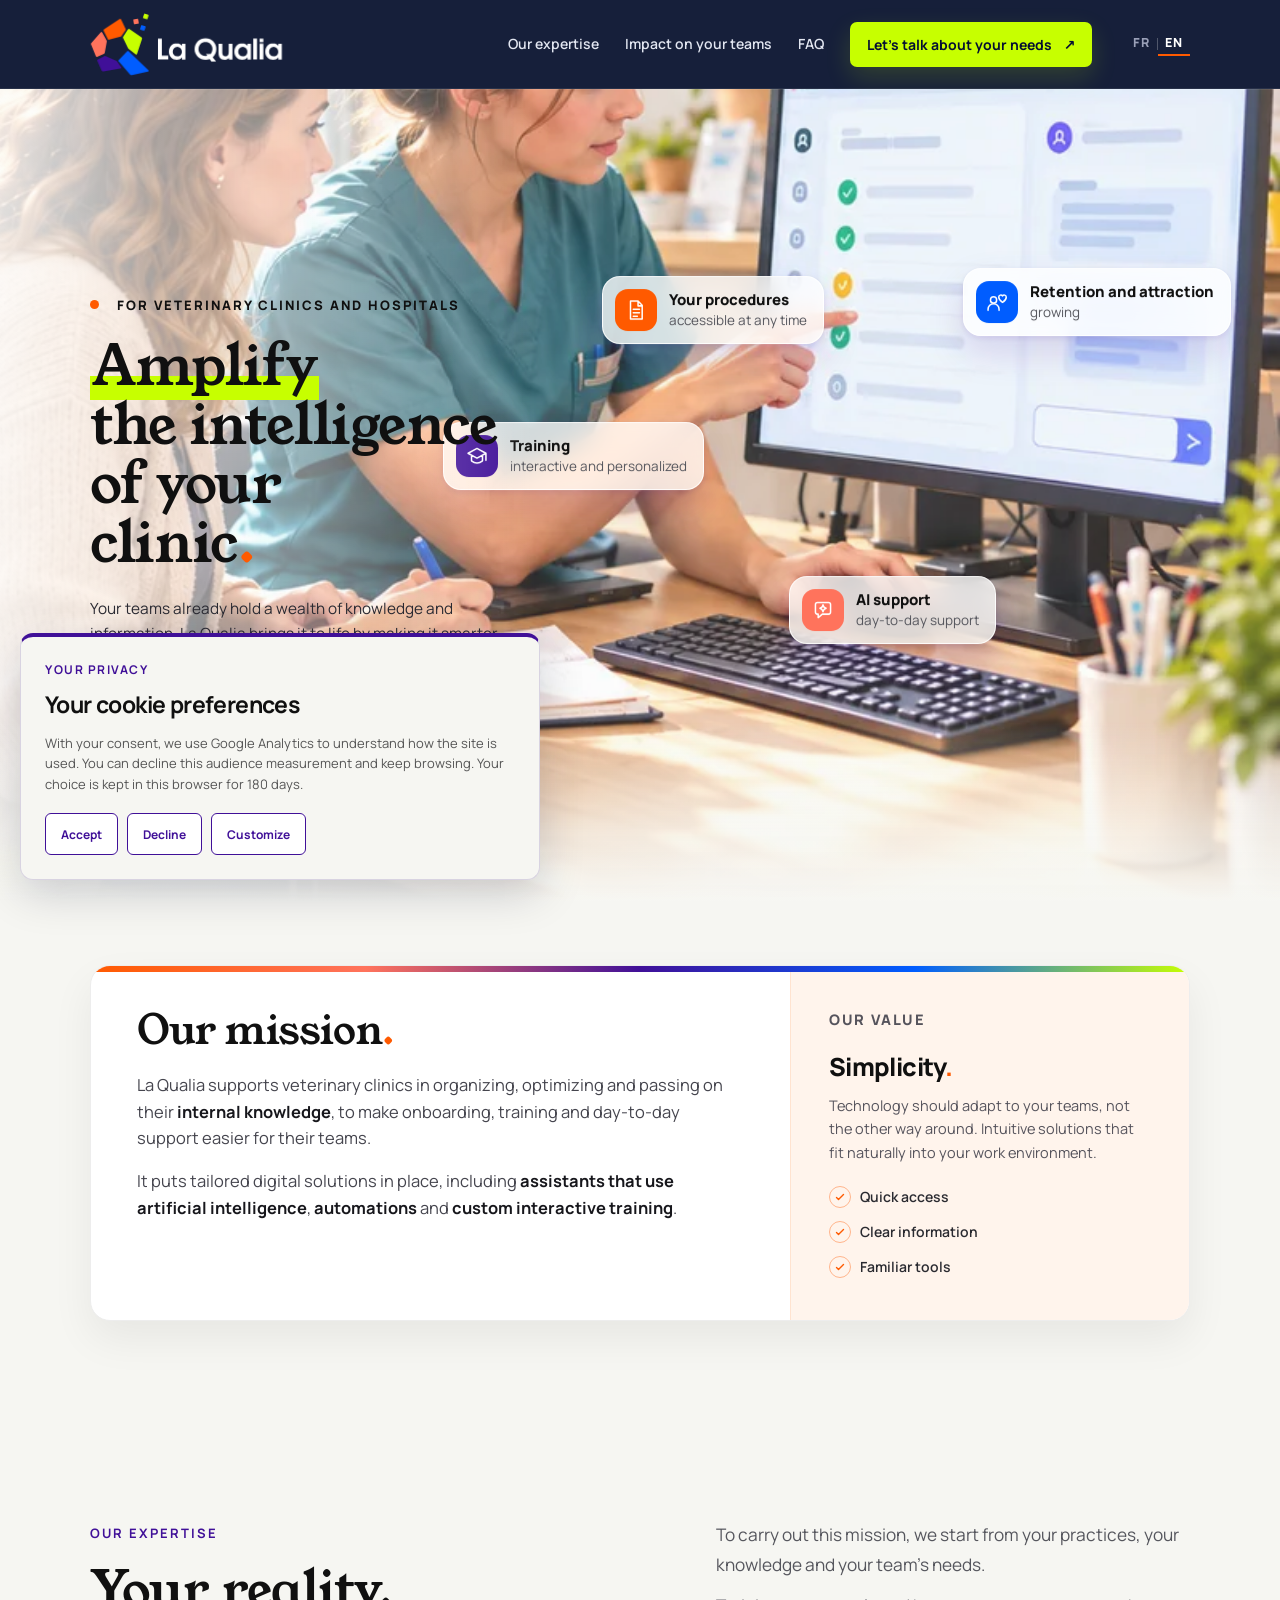
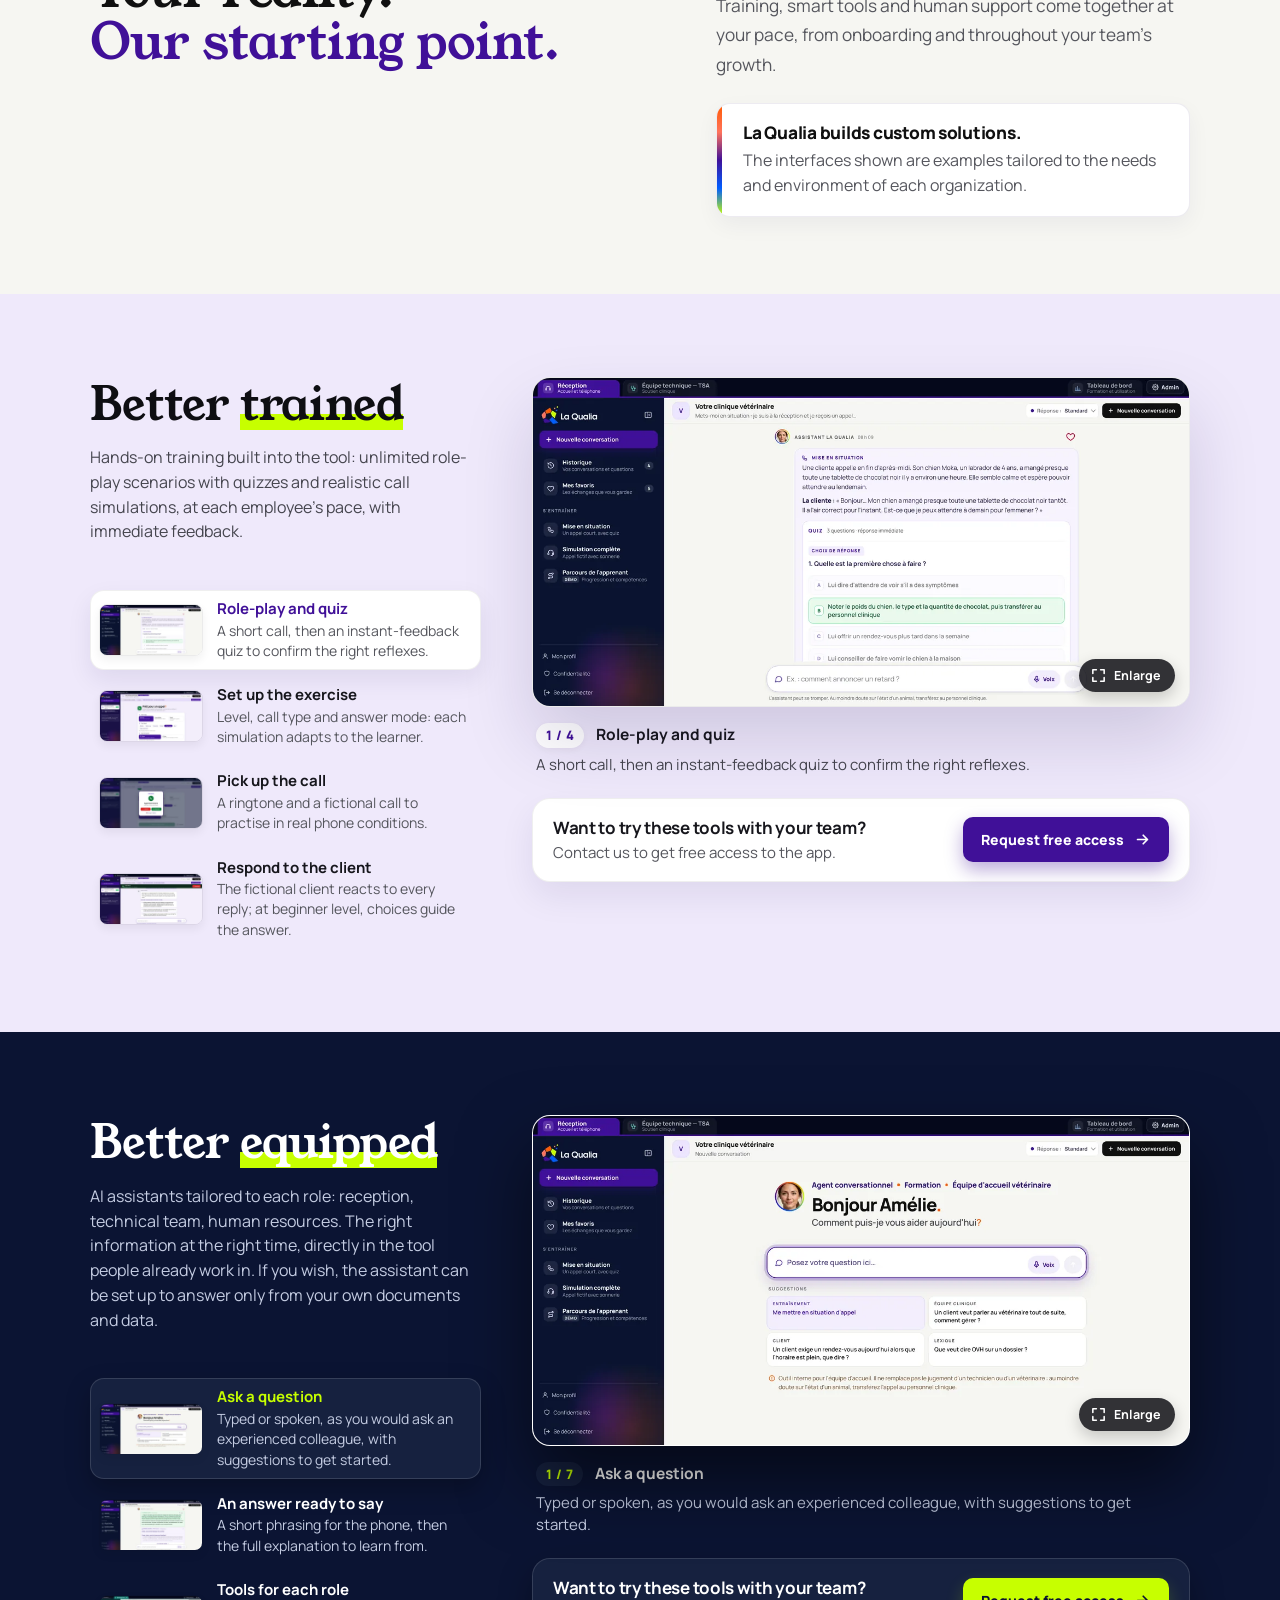
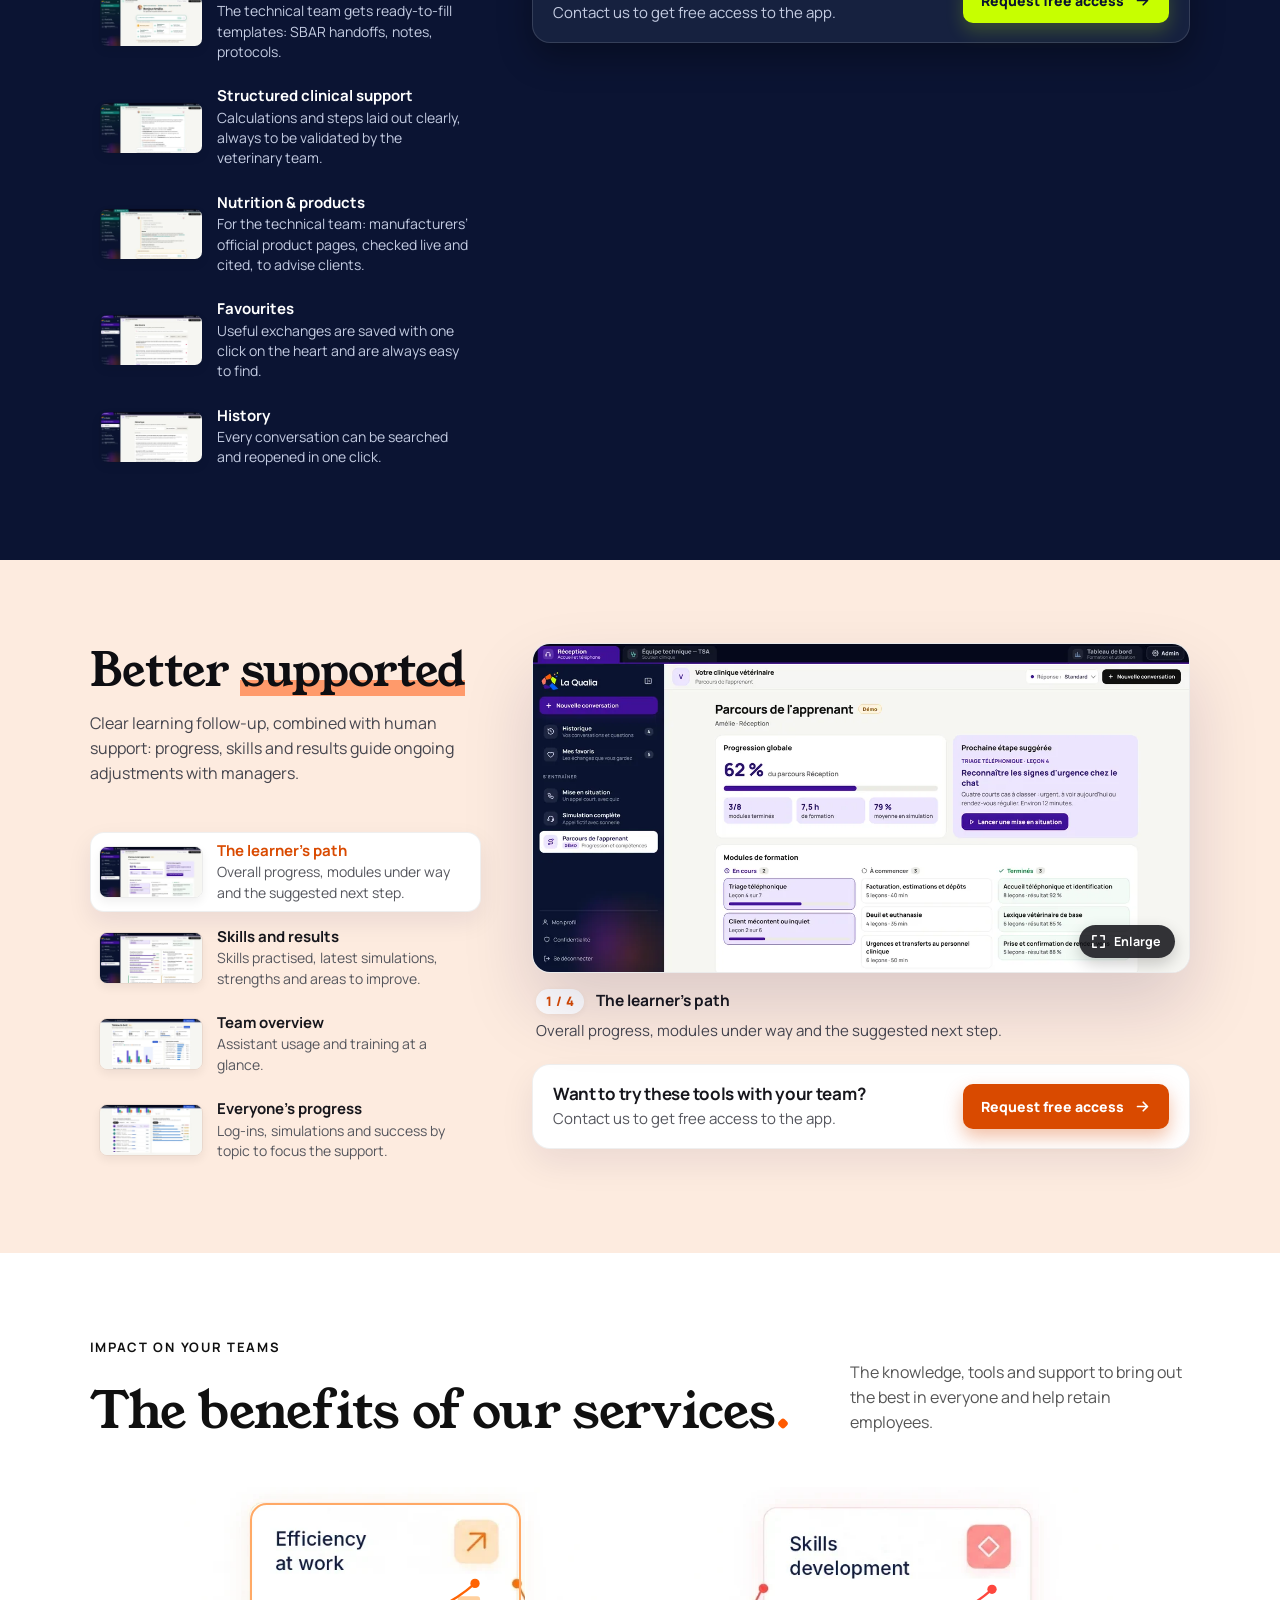
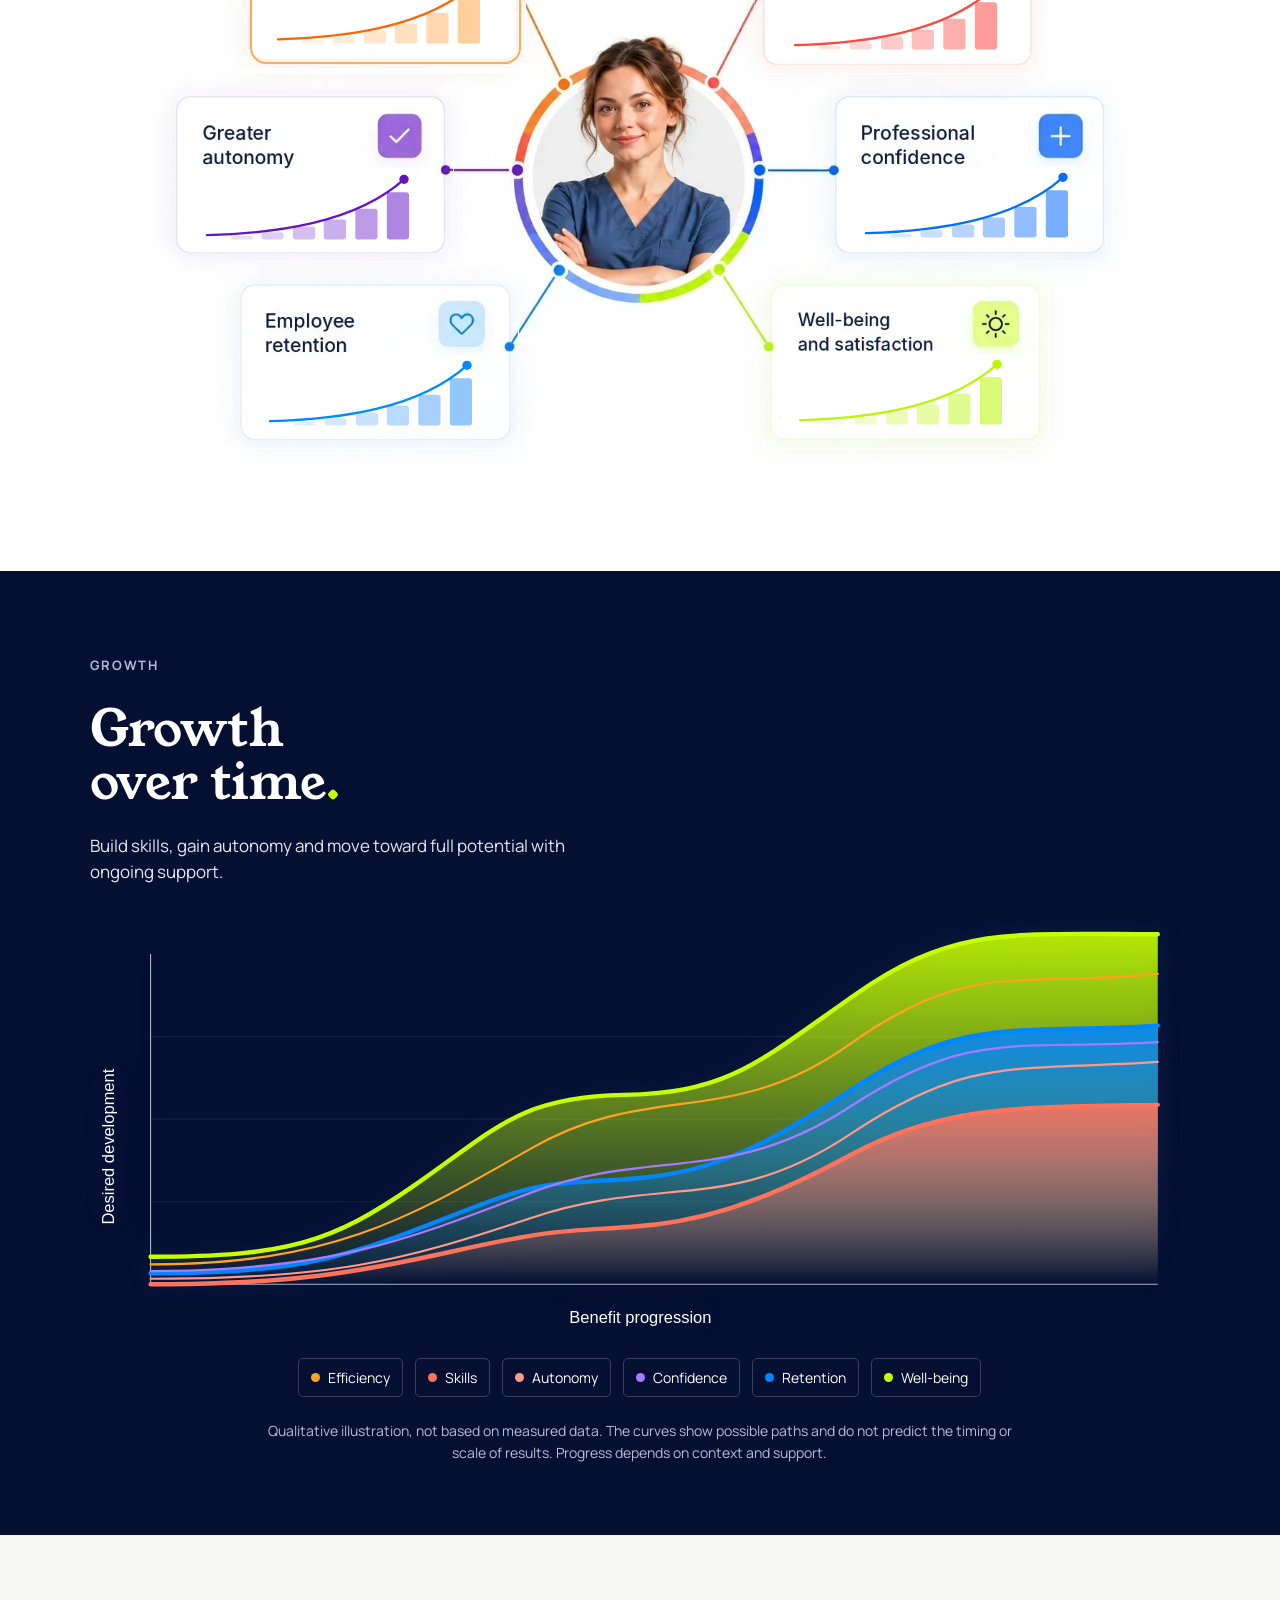
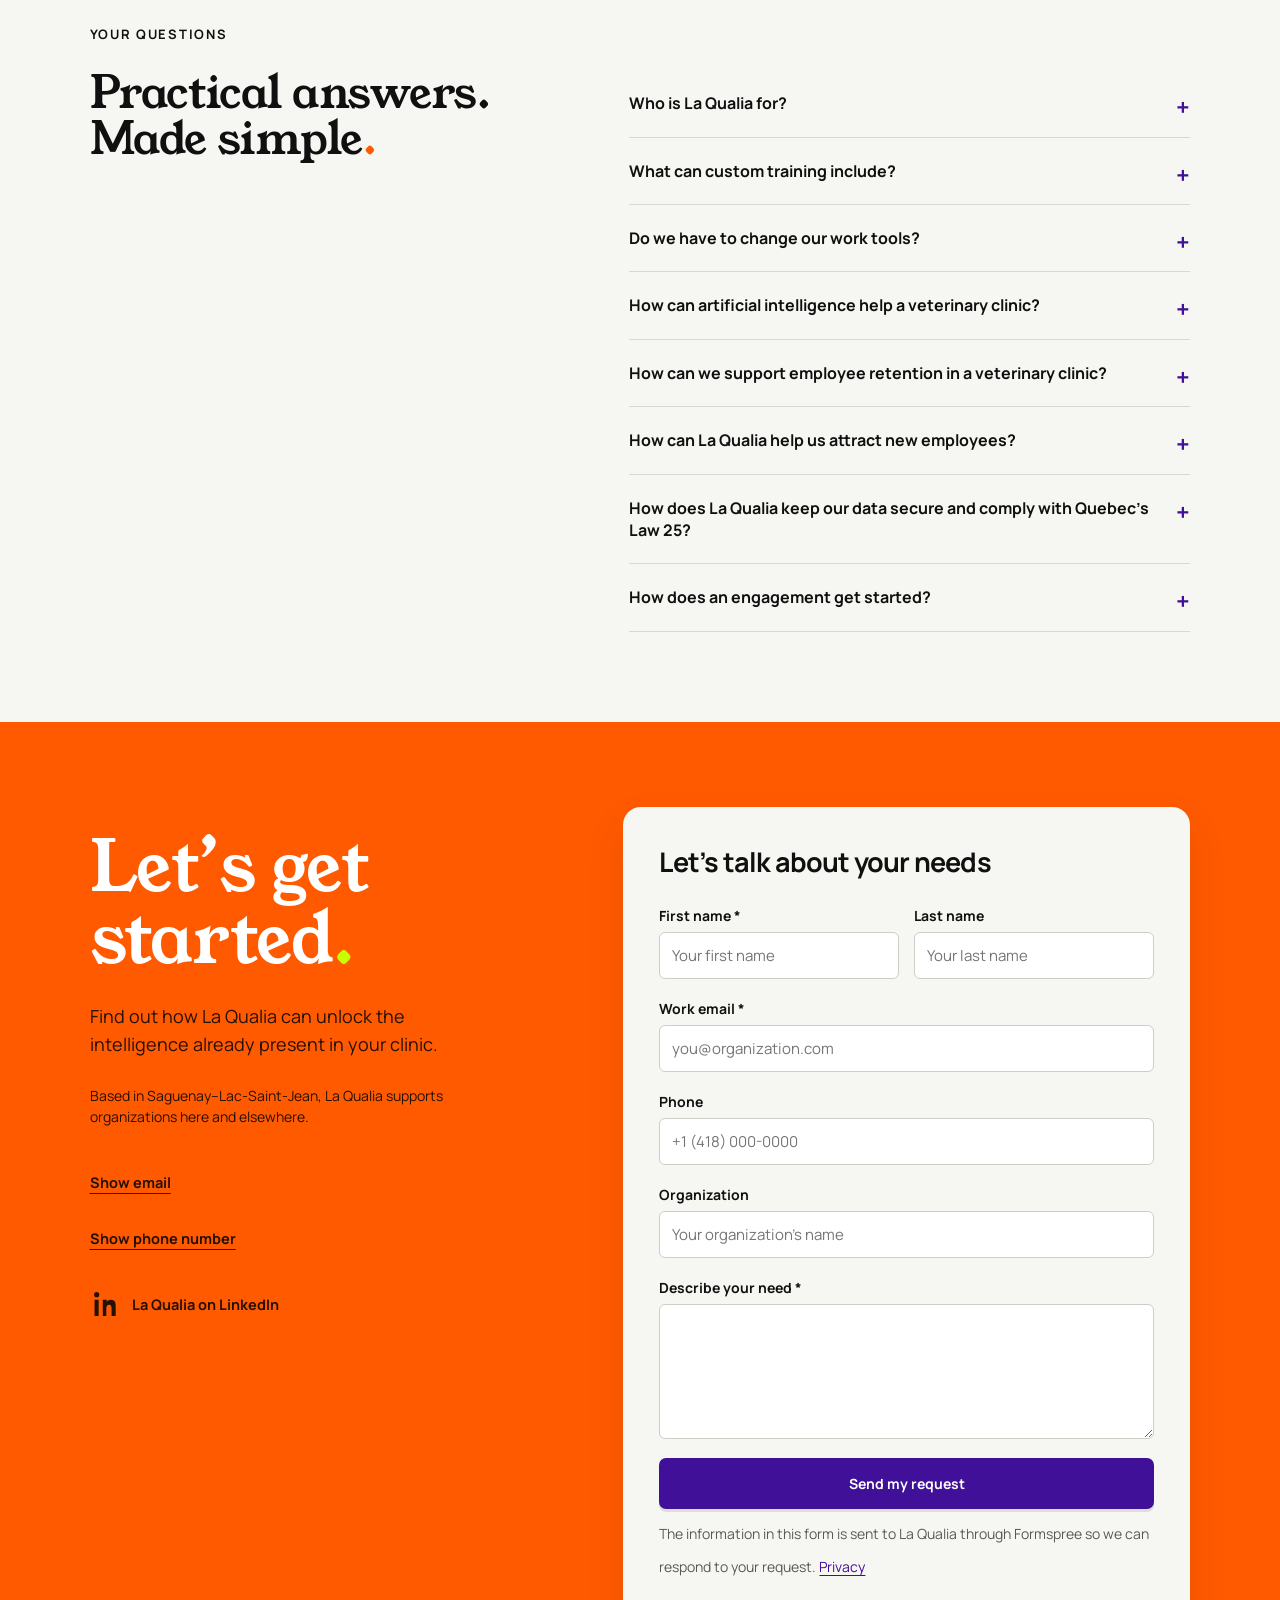
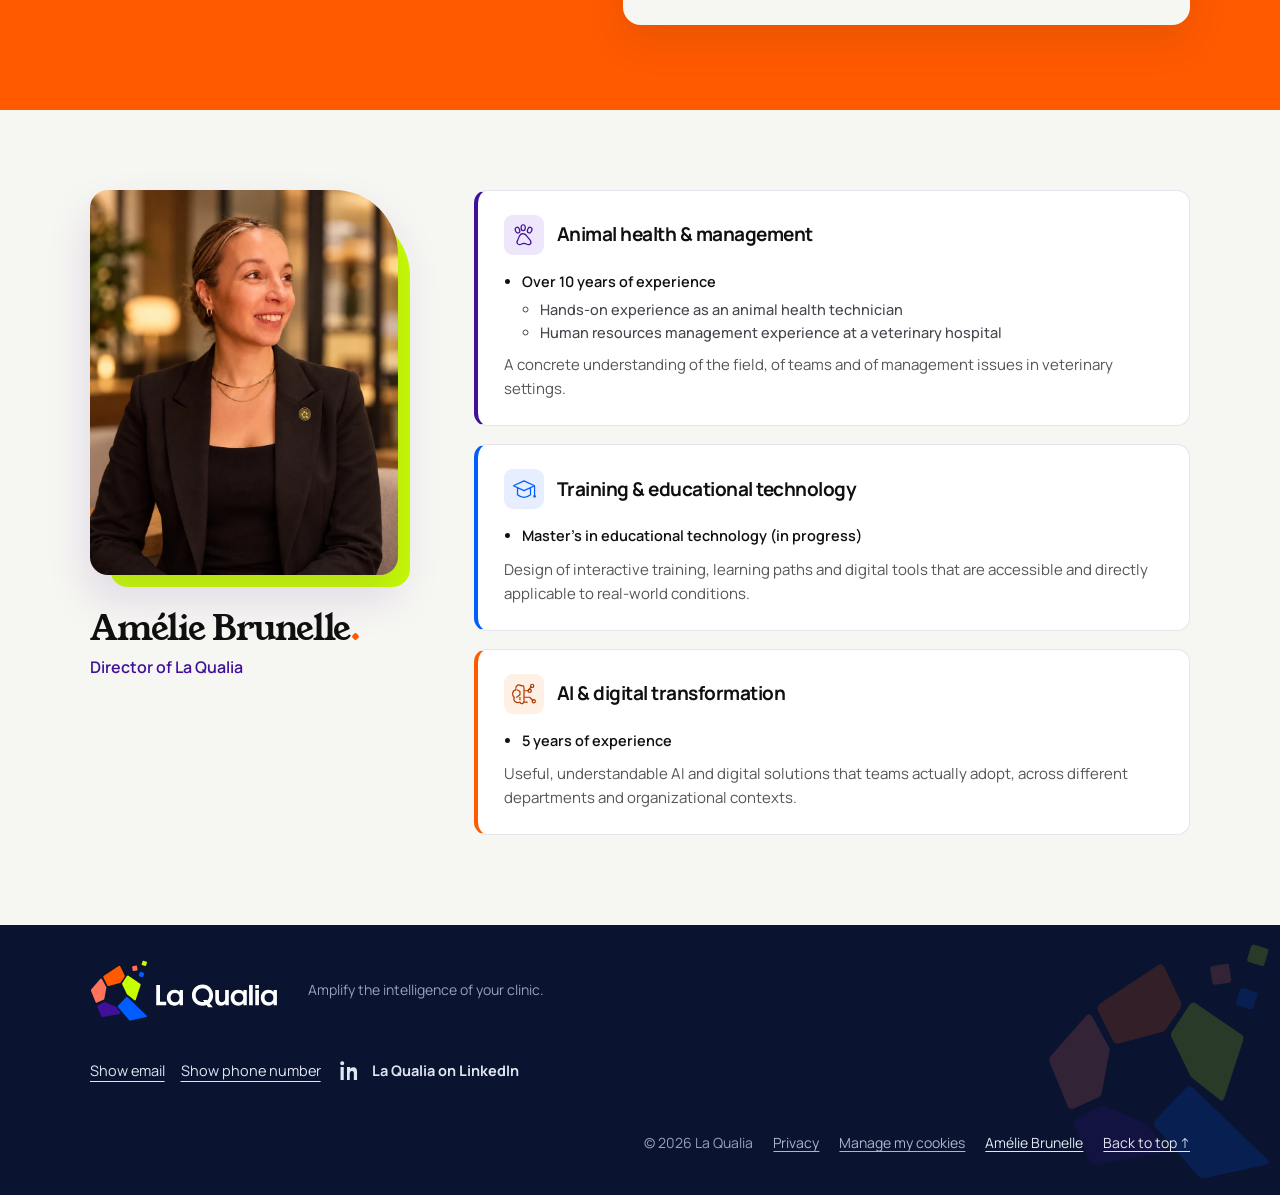
<file: en/index.html>
<!doctype html>
<html lang="en-CA">
<head>
<meta charset="utf-8"><meta name="viewport" content="width=device-width,initial-scale=1">
<title>AI and Staff Training for Veterinary Clinics | La Qualia</title>
<meta name="description" content="Québec-based AI and training company for veterinary clinics: AI assistants for the front desk and veterinary technicians, custom training and staff retention.">
<meta name="theme-color" content="#f6f6f2"><link rel="canonical" href="https://laqualia.com/en/"><link rel="alternate" hreflang="fr-CA" href="https://laqualia.com/"><link rel="alternate" hreflang="en-CA" href="https://laqualia.com/en/"><link rel="alternate" hreflang="x-default" href="https://laqualia.com/">
<meta property="og:locale" content="en_CA"><meta property="og:locale:alternate" content="fr_CA"><meta property="og:type" content="website"><meta property="og:url" content="https://laqualia.com/en/"><meta property="og:image" content="https://laqualia.com/assets/partage-en.png"><meta name="twitter:card" content="summary_large_image"><meta name="robots" content="index,follow,max-image-preview:large,max-snippet:-1"><meta property="og:site_name" content="La Qualia"><meta property="og:title" content="AI and Staff Training for Veterinary Clinics | La Qualia"><meta property="og:description" content="Québec-based AI and training company for veterinary clinics: AI assistants for the front desk and veterinary technicians, custom training and staff retention."><meta property="og:image:width" content="1200"><meta property="og:image:height" content="630"><meta property="og:image:alt" content="La Qualia: training, artificial intelligence and human support for veterinary clinics"><meta name="twitter:title" content="AI and Staff Training for Veterinary Clinics | La Qualia"><meta name="twitter:description" content="Québec-based AI and training company for veterinary clinics: AI assistants for the front desk and veterinary technicians, custom training and staff retention."><meta name="twitter:image" content="https://laqualia.com/assets/partage-en.png"><meta name="twitter:image:alt" content="La Qualia: training, artificial intelligence and human support for veterinary clinics">
<link rel="icon" href="../assets/favicon.svg?v=qfacette" type="image/svg+xml"><link rel="icon" href="../assets/favicon.ico" sizes="any"><link rel="apple-touch-icon" href="../assets/apple-touch-icon.png"><link rel="preconnect" href="https://fonts.googleapis.com"><link rel="preconnect" href="https://fonts.gstatic.com" crossorigin><link href="https://fonts.googleapis.com/css2?family=Young+Serif&family=Manrope:wght@400;500;600;700;800&display=swap" rel="stylesheet"><link rel="stylesheet" href="../styles.css?v=20261022-mob2"><script src="../app.js?v=20261019-lev" defer></script><script src="../leviers.js?v=20261022-cap" defer></script><script src="../analytics.js?v=20261012-audit" defer></script>
<script type="application/ld+json">{"@context":"https://schema.org","@graph":[{"@type":"Organization","@id":"https://laqualia.com/#organisation","name":"La Qualia","url":"https://laqualia.com/","logo":"https://laqualia.com/assets/logo-clair.png","image":"https://laqualia.com/assets/partage-en.png","description":"Québec-based AI and training company for veterinary clinics: AI assistants for the front desk and veterinary technicians, custom training and staff retention.","knowsAbout":["veterinary clinics","artificial intelligence","custom training","interactive training","employee retention","digital transformation","employee onboarding","knowledge transfer"],"founder":{"@id":"https://laqualia.com/#amelie-brunelle"},"sameAs":["https://www.linkedin.com/company/la-qualia/about/?viewAsMember=true"],"areaServed":{"@type":"Country","name":"Canada"},"knowsLanguage":["fr-CA","en-CA"]},{"@type":"Person","@id":"https://laqualia.com/#amelie-brunelle","name":"Amélie Brunelle","jobTitle":"Director","image":"https://laqualia.com/assets/amelie-brunelle.webp","worksFor":{"@id":"https://laqualia.com/#organisation"},"knowsAbout":["animal health","management in veterinary settings","training and educational technology","artificial intelligence","digital transformation"]},{"@type":"WebSite","@id":"https://laqualia.com/en/#site","url":"https://laqualia.com/en/","name":"La Qualia","inLanguage":"en-CA","publisher":{"@id":"https://laqualia.com/#organisation"}},{"@type":"WebPage","@id":"https://laqualia.com/en/#page","url":"https://laqualia.com/en/","name":"AI and Staff Training for Veterinary Clinics | La Qualia","description":"Québec-based AI and training company for veterinary clinics: AI assistants for the front desk and veterinary technicians, custom training and staff retention.","inLanguage":"en-CA","isPartOf":{"@id":"https://laqualia.com/en/#site"},"about":{"@id":"https://laqualia.com/en/#service"},"primaryImageOfPage":{"@type":"ImageObject","url":"https://laqualia.com/assets/hero-veterinaire.webp"},"keywords":"veterinary AI company, artificial intelligence for veterinary clinics, veterinary staff training, veterinary receptionist training, veterinary technician training, veterinary AI assistant, Québec, Canada, employee retention"},{"@type":"Service","@id":"https://laqualia.com/en/#service","name":"Training, artificial intelligence and support for veterinary clinics","serviceType":"Custom training, assistants that use artificial intelligence, automation and human support","provider":{"@id":"https://laqualia.com/#organisation"},"areaServed":{"@type":"Country","name":"Canada"},"audience":{"@type":"Audience","audienceType":"Veterinary clinics and hospitals, managers and employees"},"description":"Personalized training paths, AI assistants tailored to each role and structured human support to help with onboarding, employee retention and the digital transformation of veterinary clinics.","hasOfferCatalog":{"@type":"OfferCatalog","name":"Better trained, better equipped, better supported","itemListElement":[{"@type":"Offer","itemOffered":{"@type":"Service","name":"Better trained: custom interactive training","description":"Personalized training portal, interactive quizzes, scenarios and progress tracking for managers."}},{"@type":"Offer","itemOffered":{"@type":"Service","name":"Better equipped: assistants that use artificial intelligence","description":"Assistants tailored to each role that give access to information and procedures at the right time, with automation."}},{"@type":"Offer","itemOffered":{"@type":"Service","name":"Better supported: structured human support","description":"Gathering employee feedback, analyzing needs and making ongoing adjustments with managers."}}]}},{"@type":"FAQPage","@id":"https://laqualia.com/en/#faq","inLanguage":"en-CA","mainEntity":[{"@type":"Question","name":"Who is La Qualia for?","acceptedAnswer":{"@type":"Answer","text":"Veterinary clinics and hospitals that want to improve onboarding, training and day-to-day support for their employees, while making managers’ work easier. Solutions are tailored to the roles, needs and practices of each clinic."}},{"@type":"Question","name":"What can custom training include?","acceptedAnswer":{"@type":"Answer","text":"Interactive training built from your knowledge and internal procedures, tailored to your clinic’s needs: work processes, customer service, how emergencies are handled and much more. Each course can include quizzes, scenarios and interactive activities, with statistical tracking that lets managers follow employees’ progress and what they have learned."}},{"@type":"Question","name":"Do we have to change our work tools?","acceptedAnswer":{"@type":"Answer","text":"La Qualia favours integration into your existing environment. Technical options and constraints are assessed before deployment to keep new habits to a minimum."}},{"@type":"Question","name":"How can artificial intelligence help a veterinary clinic?","acceptedAnswer":{"@type":"Answer","text":"Assistants that use artificial intelligence give access to your clinic’s information and procedures when your teams need them, for example to find an internal procedure. They draw on your own content and do not replace human follow-up, which remains a core part of the method: listening to employees, analyzing needs and making adjustments with managers."}},{"@type":"Question","name":"How can we support employee retention in a veterinary clinic?","acceptedAnswer":{"@type":"Answer","text":"By supporting onboarding, skills development and engagement: a training path from day one, resources that are accessible every day, and human follow-up that gathers employee feedback so support can be adjusted with managers. These benefits are intended outcomes and are tracked according to your clinic’s reality."}},{"@type":"Question","name":"How can La Qualia help us attract new employees?","acceptedAnswer":{"@type":"Answer","text":"A clinic that invests in its employees’ development also becomes more attractive to future candidates. By offering structured onboarding, interactive training and tools that are accessible every day, you show candidates that they will be able to learn, grow and feel supported from the day they arrive. A concrete advantage for standing out as an employer and encouraging your teams to stay."}},{"@type":"Question","name":"How does La Qualia keep our data secure and comply with Quebec’s Law 25?","acceptedAnswer":{"@type":"Answer","text":"Protecting your information is a priority. Each solution is designed with your digital environment, authorized access and the requirements of Law 25 in mind. We favour using your existing tools and limit the handling of personal and client information to what is strictly necessary. Security measures and responsibilities are defined with your clinic before deployment."}},{"@type":"Question","name":"How does an engagement get started?","acceptedAnswer":{"@type":"Answer","text":"A conversation helps us understand your needs, roles and existing resources. The components to deploy are then defined according to your reality, with follow-up once they are in place."}}]}]}</script>
</head>
<body>
<a class="skip" href="#contenu">Skip to content</a>
<header class="header"><div class="nav-wrap"><a class="brand" href="#accueil" aria-label="La Qualia, home"><svg class="logo-anim" viewBox="0 0 1400 450" width="190" height="61" aria-hidden="true" focusable="false"><g transform="translate(6 4)"><path class="pc" style="--x:-300px;--y:-1500px;--r:-140deg;--d:0s" fill="#ff5a00" d="M96 112 L205 40 Q214 35 218 45 L249 110 Q251 115 248 121 L220 161 Q218 165 213 166 L131 188 Q124 190 121 184 L92 126 Q88 118 96 112 Z"/><path class="pc" style="--x:420px;--y:-1300px;--r:110deg;--d:.14s" fill="#ff735c" d="M69 136 Q76 129 81 137 L112 194 Q115 199 113 206 L99 281 Q98 287 92 290 L47 310 Q38 314 34 305 L1 224 Q-2 217 3 211 Z"/><path class="pc" style="--x:-180px;--y:-1700px;--r:-200deg;--d:.26s" fill="#401098" d="M53 329 L96 307 Q101 304 107 307 L181 339 Q185 340 188 345 L216 384 Q221 392 211 395 L90 416 Q80 418 76 409 L46 341 Q43 333 53 329 Z"/><path class="pc" style="--x:360px;--y:-1400px;--r:150deg;--d:.07s" fill="#c7ff00" d="M264 116 Q271 107 277 112 L363 171 Q369 175 366 183 L331 290 Q328 299 321 293 L270 253 Q267 251 265 246 L231 176 Q228 171 232 165 Z"/><path class="pc" style="--x:-420px;--y:-1600px;--r:90deg;--d:.2s" fill="#005dff" d="M259 271 Q265 265 271 271 L412 407 Q419 414 409 417 L294 442 Q286 444 281 438 L201 346 Q195 339 201 332 Z"/><g class="pc sq" style="--x:700px;--y:-1500px;--r:200deg;--d:1.0s"><rect x="306" y="39" width="36" height="36" rx="5" fill="#ff735c" transform="rotate(-9 324.0 57.0)"/></g><g class="pc sq" style="--x:-500px;--y:-1800px;--r:-160deg;--d:1.12s"><rect x="377" y="4" width="34" height="34" rx="5" fill="#c7ff00" transform="rotate(17 394.0 21.0)"/></g><g class="pc sq" style="--x:300px;--y:-1200px;--r:180deg;--d:1.22s"><rect x="356" y="86" width="34" height="34" rx="5" fill="#005dff" transform="rotate(18 373.0 103.0)"/></g></g><g fill="#ffffff" transform="translate(474 334) scale(0.2028985507246377 -0.2028985507246377)"><g transform="translate(0 0)"><path class="lt" style="--d:1.05s" d="M68 0H431V131H205V739H68Z"/></g><g transform="translate(425 0)"><path class="lt" style="--d:1.11s" d="M615 554H493V480C447 541 392 567 312 567C148 567 30 444 30 275C30 108 147 -13 309 -13C387 -13 440 11 493 72V0H615ZM326 445C421 445 489 374 489 273C489 233 473 187 449 159C422 126 379 109 328 109C231 109 164 175 164 272C164 373 231 445 326 445Z"/></g><g transform="translate(1335 0)"><path class="lt" style="--d:1.17s" d="M420 752C200 752 30 585 30 369C30 155 202 -13 419 -13C634 -13 800 154 800 369C800 582 631 752 420 752ZM418 620C555 620 662 510 662 368C662 225 558 119 418 119C278 119 168 229 168 369C168 512 276 620 418 620Z"/></g><g transform="translate(1335 0)"><path class="lt tail" style="--d:1.9s" d="M430 190H575L790 -75H625Z"/></g><g transform="translate(2160 0)"><path class="lt" style="--d:1.23s" d="M547 554H414V293C414 219 409 184 393 160C374 127 337 109 292 109C258 109 232 120 214 144C195 168 187 208 187 283V554H54V257C54 163 65 114 96 69C133 16 192 -13 265 -13C332 -13 373 4 424 53V0H547Z"/></g><g transform="translate(2745 0)"><path class="lt" style="--d:1.29s" d="M615 554H493V480C447 541 392 567 312 567C148 567 30 444 30 275C30 108 147 -13 309 -13C387 -13 440 11 493 72V0H615ZM326 445C421 445 489 374 489 273C489 233 473 187 449 159C422 126 379 109 328 109C231 109 164 175 164 272C164 373 231 445 326 445Z"/></g><g transform="translate(3390 0)"><path class="lt" style="--d:1.35s" d="M54 0H187V739H54Z"/></g><g transform="translate(3615 0)"><path class="lt" style="--d:1.41s" d="M54 0H187V554H54ZM54 614H187V739H54Z"/></g><g transform="translate(3840 0)"><path class="lt" style="--d:1.47s" d="M615 554H493V480C447 541 392 567 312 567C148 567 30 444 30 275C30 108 147 -13 309 -13C387 -13 440 11 493 72V0H615ZM326 445C421 445 489 374 489 273C489 233 473 187 449 159C422 126 379 109 328 109C231 109 164 175 164 272C164 373 231 445 326 445Z"/></g></g></svg></a><button class="menu-toggle" aria-expanded="false" aria-controls="navigation">Menu <span aria-hidden="true">☰</span></button><nav id="navigation" aria-label="Main navigation"><a href="#approche">Our expertise</a><a href="#potentiel">Impact on your teams</a><a href="#questions">FAQ</a><a class="button small primary" data-contact href="#contact">Let’s talk about your needs <span aria-hidden="true">↗</span></a></nav><div class="lang-switch" role="group" aria-label="Choose language"><a href="../" lang="fr" hreflang="fr-CA" data-lang-switch title="Français" aria-label="Français">FR</a><i aria-hidden="true"></i><span class="ls-cur" lang="en" aria-current="true">EN</span></div></div></header>
<main id="contenu">
<section class="hx" id="accueil" aria-labelledby="hero-title"><div class="hx-stage"><div class="hx-frame"><picture><source media="(max-width:900px)" srcset="../assets/hero-accueil-mobile.webp?v=2"><img class="hx-photo" src="../assets/hero-accueil.webp" alt="At the front desk of a bright veterinary clinic, a technician shows a colleague a support app on screen." width="1672" height="941" fetchpriority="high"></picture>
<div class="hx-ui"><div class="hx-card hx-c1"><span class="hx-ic ic-o" aria-hidden="true"><svg viewBox="0 0 32 32"><path d="M8 3h11l6 6v20H8V3Zm11 0v7h6M12 15h9M12 20h9M12 25h6"/></svg></span><span class="hx-tx"><strong>Your procedures</strong><small>accessible at any time</small></span></div><div class="hx-card hx-c2"><span class="hx-ic ic-p" aria-hidden="true"><svg viewBox="0 0 32 32"><path d="m3 12 13-7 13 7-13 7-13-7Zm5 3v8c5 4 11 4 16 0v-8M29 12v10"/></svg></span><span class="hx-tx"><strong>Training</strong><small>interactive and personalized</small></span></div><div class="hx-card hx-c3"><span class="hx-ic ic-b" aria-hidden="true"><svg viewBox="0 0 32 32"><circle cx="11" cy="13" r="4.5"/><path d="M3 28v-1.5a8 8 0 0 1 16 0V28"/><path d="M24 16.5s-5.5-3.4-5.5-7.6a3 3 0 0 1 5.5-1.7 3 3 0 0 1 5.5 1.7c0 4.2-5.5 7.6-5.5 7.6z"/></svg></span><span class="hx-tx"><strong>Retention and attraction</strong><small>growing</small></span></div><div class="hx-card hx-c4"><span class="hx-ic ic-c" aria-hidden="true"><svg viewBox="0 0 32 32"><path d="M5 8a3 3 0 0 1 3-3h16a3 3 0 0 1 3 3v11a3 3 0 0 1-3 3H15l-6 5v-5H8a3 3 0 0 1-3-3z"/><path d="M16 8.5c.5 3 1.5 4 4.5 5-3 1-4 2-4.5 5-.5-3-1.5-4-4.5-5 3-1 4-2 4.5-5z"/></svg></span><span class="hx-tx"><strong>AI support</strong><small>day-to-day support</small></span></div></div></div>
<div class="hx-copy wrap"><p class="hx-eyebrow"><span class="dot"></span> FOR VETERINARY CLINICS AND HOSPITALS</p><h1 id="hero-title"><span class="u">Amplify</span><br>the intelligence<br>of your<br>clinic<span class="orange">.</span></h1><p class="hx-desc">Your teams already hold a wealth of knowledge and information. La Qualia brings it to life by making it smarter, more accessible and more useful every day, right inside the tools you already use.</p></div></div></section>
<section class="values wrap" aria-label="Our mission and our value"><article class="mcard"><span class="vc-bar" aria-hidden="true"></span><div class="mc-main"><h2>Our mission<span class="orange">.</span></h2><p class="vc-body">La Qualia supports veterinary clinics in organizing, optimizing and passing on their <strong>internal knowledge</strong>, to make onboarding, training and day-to-day support easier for their teams.</p><p class="vc-body vc-body2">It puts tailored digital solutions in place, including <strong>assistants that use artificial intelligence</strong>, <strong>automations</strong> and <strong>custom interactive training</strong>.</p></div><aside class="mc-value"><p class="mcv-tag">Our value</p><h3>Simplicity<span class="orange">.</span></h3><p>Technology should adapt to your teams, not the other way around. Intuitive solutions that fit naturally into your work environment.</p><ul class="vc-checks"><li><span class="chk" aria-hidden="true"><svg viewBox="0 0 24 24"><path d="m5 13 4 4 10-10"/></svg></span>Quick access</li><li><span class="chk" aria-hidden="true"><svg viewBox="0 0 24 24"><path d="m5 13 4 4 10-10"/></svg></span>Clear information</li><li><span class="chk" aria-hidden="true"><svg viewBox="0 0 24 24"><path d="m5 13 4 4 10-10"/></svg></span>Familiar tools</li></ul></aside></article></section>
<section class="approach-intro wrap" id="approche" aria-labelledby="approach-title"><div class="approach-bridge"><div class="approach-heading"><p class="eyebrow">OUR EXPERTISE</p><h2 id="approach-title">Your reality.<br><span>Our starting point.</span></h2></div><div class="approach-copy"><p>To carry out this mission, we start from your practices, your knowledge and your team’s needs.</p><p>Training, smart tools and human support come together at your pace, from onboarding and throughout your team’s growth.</p><aside class="approach-note"><span class="an-bar" aria-hidden="true"></span><p><strong>La Qualia builds custom solutions.</strong> The interfaces shown are examples tailored to the needs and environment of each organization.</p></aside></div></div></section>
<div class="lev-stack" id="leviers" data-base="../"><section class="lev pil pil--formed" aria-labelledby="lev-h-forme"><div class="pil-inner"><div class="lev-panel" id="lev-forme" data-shots="f0-mise-en-situation-quiz::Role-play and quiz::A short call, then an instant-feedback quiz to confirm the right reflexes.|f1-simulation-preparer::Set up the exercise::Level, call type and answer mode: each simulation adapts to the learner.|f2-sonnerie::Pick up the call::A ringtone and a fictional call to practise in real phone conditions.|f3-simulation-echange::Respond to the client::The fictional client reacts to every reply; at beginner level, choices guide the answer.">
<div class="lev-copy"><h3 id="lev-h-forme">Better <span class="u">trained</span></h3><p class="pil-lead">Hands-on training built into the tool: unlimited role-play scenarios with quizzes and realistic call simulations, at each employee’s pace, with immediate feedback.</p></div>
<div class="lev-media"><figure class="lev-fig"><div class="lev-shot"><button type="button" class="lev-zoom" aria-label="Enlarge screenshot: Role-play and quiz"><img src="../assets/app/f0-mise-en-situation-quiz-1200.webp?v=3" srcset="../assets/app/f0-mise-en-situation-quiz-1200.webp?v=3 1200w, ../assets/app/f0-mise-en-situation-quiz-1920.webp?v=3 1920w" sizes="(max-width: 900px) 100vw, 760px" alt="Role-play and quiz: A short call, then an instant-feedback quiz to confirm the right reflexes." width="1200" height="600" loading="lazy" decoding="async"><span class="lev-zi"><svg viewBox="0 0 24 24" aria-hidden="true"><path d="M4 9V4h5M20 9V4h-5M4 15v5h5M20 15v5h-5"/></svg><span>Enlarge</span></span></button>
<button type="button" class="lev-nav prev" aria-label="Previous screenshot"><svg viewBox="0 0 24 24" aria-hidden="true"><path d="m15 5-7 7 7 7"/></svg></button><button type="button" class="lev-nav next" aria-label="Next screenshot"><svg viewBox="0 0 24 24" aria-hidden="true"><path d="m9 5 7 7-7 7"/></svg></button></div>
<figcaption><span class="lev-count">1 / 4</span><strong>Role-play and quiz</strong><span class="lev-cap">A short call, then an instant-feedback quiz to confirm the right reflexes.</span></figcaption></figure><div class="lev-cta"><div class="lev-cta-t"><strong>Want to try these tools with your team?</strong><p>Contact us to get free access to the app.</p></div><a class="lev-cta-btn" href="#contact" data-contact data-prefill="Hello, I’d like to try the La Qualia app for free with my team.">Request free access<svg viewBox="0 0 24 24" aria-hidden="true"><path d="M5 12h14M13 6l6 6-6 6"/></svg></a></div></div>
<ol class="lev-steps" aria-label="App screenshots, training and simulations"><li><button type="button" class="lev-step" data-i="0" aria-pressed="true"><img src="../assets/app/f0-mise-en-situation-quiz-480.webp?v=3" alt="" width="480" height="240" loading="lazy" decoding="async"><span class="ls-t"><strong>Role-play and quiz</strong><small>A short call, then an instant-feedback quiz to confirm the right reflexes.</small></span></button></li><li><button type="button" class="lev-step" data-i="1" aria-pressed="false"><img src="../assets/app/f1-simulation-preparer-480.webp?v=3" alt="" width="480" height="240" loading="lazy" decoding="async"><span class="ls-t"><strong>Set up the exercise</strong><small>Level, call type and answer mode: each simulation adapts to the learner.</small></span></button></li><li><button type="button" class="lev-step" data-i="2" aria-pressed="false"><img src="../assets/app/f2-sonnerie-480.webp?v=3" alt="" width="480" height="240" loading="lazy" decoding="async"><span class="ls-t"><strong>Pick up the call</strong><small>A ringtone and a fictional call to practise in real phone conditions.</small></span></button></li><li><button type="button" class="lev-step" data-i="3" aria-pressed="false"><img src="../assets/app/f3-simulation-echange-480.webp?v=3" alt="" width="480" height="240" loading="lazy" decoding="async"><span class="ls-t"><strong>Respond to the client</strong><small>The fictional client reacts to every reply; at beginner level, choices guide the answer.</small></span></button></li></ol>
</div></div></section><section class="lev pil pil--tooled" aria-labelledby="lev-h-outille"><div class="pil-inner"><div class="lev-panel" id="lev-outille" data-shots="t4-reception-accueil::Ask a question::Typed or spoken, as you would ask an experienced colleague, with suggestions to get started.|t1-reception-reponse::An answer ready to say::A short phrasing for the phone, then the full explanation to learn from.|t3-tsa-outils::Tools for each role::The technical team gets ready-to-fill templates: SBAR handoffs, notes, protocols.|t2-tsa-reponse::Structured clinical support::Calculations and steps laid out clearly, always to be validated by the veterinary team.|t5-nutrition-produits::Nutrition &amp; products::For the technical team: manufacturers’ official product pages, checked live and cited, to advise clients.|t6-favoris::Favourites::Useful exchanges are saved with one click on the heart and are always easy to find.|t7-historique::History::Every conversation can be searched and reopened in one click.">
<div class="lev-copy"><h3 id="lev-h-outille">Better <span class="u">equipped</span></h3><p class="pil-lead">AI assistants tailored to each role: reception, technical team, human resources. The right information at the right time, directly in the tool people already work in. If you wish, the assistant can be set up to answer only from your own documents and data.</p></div>
<div class="lev-media"><figure class="lev-fig"><div class="lev-shot"><button type="button" class="lev-zoom" aria-label="Enlarge screenshot: Ask a question"><img src="../assets/app/t4-reception-accueil-1200.webp?v=3" srcset="../assets/app/t4-reception-accueil-1200.webp?v=3 1200w, ../assets/app/t4-reception-accueil-1920.webp?v=3 1920w" sizes="(max-width: 900px) 100vw, 760px" alt="Ask a question: Typed or spoken, as you would ask an experienced colleague, with suggestions to get started." width="1200" height="600" loading="lazy" decoding="async"><span class="lev-zi"><svg viewBox="0 0 24 24" aria-hidden="true"><path d="M4 9V4h5M20 9V4h-5M4 15v5h5M20 15v5h-5"/></svg><span>Enlarge</span></span></button>
<button type="button" class="lev-nav prev" aria-label="Previous screenshot"><svg viewBox="0 0 24 24" aria-hidden="true"><path d="m15 5-7 7 7 7"/></svg></button><button type="button" class="lev-nav next" aria-label="Next screenshot"><svg viewBox="0 0 24 24" aria-hidden="true"><path d="m9 5 7 7-7 7"/></svg></button></div>
<figcaption><span class="lev-count">1 / 7</span><strong>Ask a question</strong><span class="lev-cap">Typed or spoken, as you would ask an experienced colleague, with suggestions to get started.</span></figcaption></figure><div class="lev-cta"><div class="lev-cta-t"><strong>Want to try these tools with your team?</strong><p>Contact us to get free access to the app.</p></div><a class="lev-cta-btn" href="#contact" data-contact data-prefill="Hello, I’d like to try the La Qualia app for free with my team.">Request free access<svg viewBox="0 0 24 24" aria-hidden="true"><path d="M5 12h14M13 6l6 6-6 6"/></svg></a></div></div>
<ol class="lev-steps" aria-label="App screenshots, support tools"><li><button type="button" class="lev-step" data-i="0" aria-pressed="true"><img src="../assets/app/t4-reception-accueil-480.webp?v=3" alt="" width="480" height="240" loading="lazy" decoding="async"><span class="ls-t"><strong>Ask a question</strong><small>Typed or spoken, as you would ask an experienced colleague, with suggestions to get started.</small></span></button></li><li><button type="button" class="lev-step" data-i="1" aria-pressed="false"><img src="../assets/app/t1-reception-reponse-480.webp?v=3" alt="" width="480" height="240" loading="lazy" decoding="async"><span class="ls-t"><strong>An answer ready to say</strong><small>A short phrasing for the phone, then the full explanation to learn from.</small></span></button></li><li><button type="button" class="lev-step" data-i="2" aria-pressed="false"><img src="../assets/app/t3-tsa-outils-480.webp?v=3" alt="" width="480" height="240" loading="lazy" decoding="async"><span class="ls-t"><strong>Tools for each role</strong><small>The technical team gets ready-to-fill templates: SBAR handoffs, notes, protocols.</small></span></button></li><li><button type="button" class="lev-step" data-i="3" aria-pressed="false"><img src="../assets/app/t2-tsa-reponse-480.webp?v=3" alt="" width="480" height="240" loading="lazy" decoding="async"><span class="ls-t"><strong>Structured clinical support</strong><small>Calculations and steps laid out clearly, always to be validated by the veterinary team.</small></span></button></li><li><button type="button" class="lev-step" data-i="4" aria-pressed="false"><img src="../assets/app/t5-nutrition-produits-480.webp?v=3" alt="" width="480" height="240" loading="lazy" decoding="async"><span class="ls-t"><strong>Nutrition &amp; products</strong><small>For the technical team: manufacturers’ official product pages, checked live and cited, to advise clients.</small></span></button></li><li><button type="button" class="lev-step" data-i="5" aria-pressed="false"><img src="../assets/app/t6-favoris-480.webp?v=3" alt="" width="480" height="240" loading="lazy" decoding="async"><span class="ls-t"><strong>Favourites</strong><small>Useful exchanges are saved with one click on the heart and are always easy to find.</small></span></button></li><li><button type="button" class="lev-step" data-i="6" aria-pressed="false"><img src="../assets/app/t7-historique-480.webp?v=3" alt="" width="480" height="240" loading="lazy" decoding="async"><span class="ls-t"><strong>History</strong><small>Every conversation can be searched and reopened in one click.</small></span></button></li></ol>
</div></div></section><section class="lev pil pil--encadre" aria-labelledby="lev-h-encadre"><div class="pil-inner"><div class="lev-panel" id="lev-encadre" data-shots="e1-parcours::The learner’s path::Overall progress, modules under way and the suggested next step.|e2-parcours-competences::Skills and results::Skills practised, latest simulations, strengths and areas to improve.|e3-tableau-de-bord::Team overview::Assistant usage and training at a glance.|e4-tableau-equipe::Everyone’s progress::Log-ins, simulations and success by topic to focus the support.">
<div class="lev-copy"><h3 id="lev-h-encadre">Better <span class="u">supported</span></h3><p class="pil-lead">Clear learning follow-up, combined with human support: progress, skills and results guide ongoing adjustments with managers.</p></div>
<div class="lev-media"><figure class="lev-fig"><div class="lev-shot"><button type="button" class="lev-zoom" aria-label="Enlarge screenshot: The learner’s path"><img src="../assets/app/e1-parcours-1200.webp?v=3" srcset="../assets/app/e1-parcours-1200.webp?v=3 1200w, ../assets/app/e1-parcours-1920.webp?v=3 1920w" sizes="(max-width: 900px) 100vw, 760px" alt="The learner’s path: Overall progress, modules under way and the suggested next step." width="1200" height="600" loading="lazy" decoding="async"><span class="lev-zi"><svg viewBox="0 0 24 24" aria-hidden="true"><path d="M4 9V4h5M20 9V4h-5M4 15v5h5M20 15v5h-5"/></svg><span>Enlarge</span></span></button>
<button type="button" class="lev-nav prev" aria-label="Previous screenshot"><svg viewBox="0 0 24 24" aria-hidden="true"><path d="m15 5-7 7 7 7"/></svg></button><button type="button" class="lev-nav next" aria-label="Next screenshot"><svg viewBox="0 0 24 24" aria-hidden="true"><path d="m9 5 7 7-7 7"/></svg></button></div>
<figcaption><span class="lev-count">1 / 4</span><strong>The learner’s path</strong><span class="lev-cap">Overall progress, modules under way and the suggested next step.</span></figcaption></figure><div class="lev-cta"><div class="lev-cta-t"><strong>Want to try these tools with your team?</strong><p>Contact us to get free access to the app.</p></div><a class="lev-cta-btn" href="#contact" data-contact data-prefill="Hello, I’d like to try the La Qualia app for free with my team.">Request free access<svg viewBox="0 0 24 24" aria-hidden="true"><path d="M5 12h14M13 6l6 6-6 6"/></svg></a></div></div>
<ol class="lev-steps" aria-label="App screenshots, learning follow-up"><li><button type="button" class="lev-step" data-i="0" aria-pressed="true"><img src="../assets/app/e1-parcours-480.webp?v=3" alt="" width="480" height="240" loading="lazy" decoding="async"><span class="ls-t"><strong>The learner’s path</strong><small>Overall progress, modules under way and the suggested next step.</small></span></button></li><li><button type="button" class="lev-step" data-i="1" aria-pressed="false"><img src="../assets/app/e2-parcours-competences-480.webp?v=3" alt="" width="480" height="240" loading="lazy" decoding="async"><span class="ls-t"><strong>Skills and results</strong><small>Skills practised, latest simulations, strengths and areas to improve.</small></span></button></li><li><button type="button" class="lev-step" data-i="2" aria-pressed="false"><img src="../assets/app/e3-tableau-de-bord-480.webp?v=3" alt="" width="480" height="240" loading="lazy" decoding="async"><span class="ls-t"><strong>Team overview</strong><small>Assistant usage and training at a glance.</small></span></button></li><li><button type="button" class="lev-step" data-i="3" aria-pressed="false"><img src="../assets/app/e4-tableau-equipe-480.webp?v=3" alt="" width="480" height="240" loading="lazy" decoding="async"><span class="ls-t"><strong>Everyone’s progress</strong><small>Log-ins, simulations and success by topic to focus the support.</small></span></button></li></ol>
</div></div></section></div>
<dialog class="lev-lb" id="lev-lb" aria-label="Enlarged screenshot"><div class="lb-in"><div class="lb-scroll"><img alt="" id="lev-lb-img"></div><p class="lb-hint">Swipe the image to explore · pinch to zoom</p><div class="lb-bar"><p><span class="lb-count" id="lev-lb-count"></span><strong id="lev-lb-title"></strong><span id="lev-lb-cap"></span></p>
<div class="lb-btns"><button type="button" class="lb-prev" aria-label="Previous screenshot"><svg viewBox="0 0 24 24" aria-hidden="true"><path d="m15 5-7 7 7 7"/></svg></button><button type="button" class="lb-next" aria-label="Next screenshot"><svg viewBox="0 0 24 24" aria-hidden="true"><path d="m9 5 7 7-7 7"/></svg></button><button type="button" class="lb-close" aria-label="Close">×</button></div></div></div></dialog><section class="potential" id="potentiel" aria-labelledby="potential-title"><div class="wrap"><div class="section-heading"><div><p class="eyebrow">IMPACT ON YOUR TEAMS</p><h2 class="section-title" id="potential-title">The benefits of our services<span class="orange">.</span></h2></div><p>The knowledge, tools and support to bring out the best in everyone and help retain employees.</p></div><figure class="impact-fig"><div class="impact-stage" role="group" aria-label="Six benefits around a veterinary professional: efficiency at work, skills development, greater autonomy, professional confidence, employee retention, well-being and satisfaction."><img class="impact-base" src="../assets/impact-base.webp" alt="" width="1368" height="815" loading="lazy"><button type="button" class="ic" data-benefit="efficacite" aria-pressed="true" aria-label="Efficiency at work" style="--x:127;--y:17;--pw:397;--ph:243;--cl:11.335%;--ct:46.091%;--cw:75.063%;--ch:42.387%;--ml:3.023%;--mt:4.938%;--mw:93.955%;--mh:90.123%;background-image:url(../assets/impact-equipes-en-vide.webp)"><svg class="ic-chart" viewBox="-4 -4 298 103" aria-hidden="true" focusable="false"><g class="ic-bars"><rect x="36" y="88" width="31" height="5" rx="4" fill="rgb(255,208,158)" style="opacity:0.28"/><rect x="79" y="83" width="31" height="10" rx="4" fill="rgb(255,208,158)" style="opacity:0.4"/><rect x="123" y="75" width="31" height="18" rx="4" fill="rgb(255,208,158)" style="opacity:0.52"/><rect x="166" y="65" width="31" height="28" rx="4" fill="rgb(255,208,158)" style="opacity:0.66"/><rect x="210" y="50" width="31" height="43" rx="4" fill="rgb(255,208,158)" style="opacity:0.82"/><rect x="254" y="27" width="31" height="66" rx="4" fill="rgb(255,208,158)" style="opacity:1"/></g><path class="ic-line" pathLength="1" d="M3 87C100 84 210 70 278 9" fill="none" stroke="rgb(255,100,4)" stroke-width="3.2" stroke-linecap="round"/><circle class="ic-dot" cx="278" cy="9" r="6.5" fill="rgb(255,100,4)"/></svg></button><button type="button" class="ic" data-benefit="competences" aria-pressed="false" aria-label="Skills development" style="--x:844;--y:17;--pw:397;--ph:243;--cl:12.343%;--ct:46.502%;--cw:75.063%;--ch:42.387%;--ml:3.023%;--mt:4.938%;--mw:93.955%;--mh:90.123%;background-image:url(../assets/impact-equipes-en-vide.webp)"><svg class="ic-chart" viewBox="-4 -4 298 103" aria-hidden="true" focusable="false"><g class="ic-bars"><rect x="36" y="88" width="31" height="5" rx="4" fill="rgb(254,156,153)" style="opacity:0.28"/><rect x="79" y="83" width="31" height="10" rx="4" fill="rgb(254,156,153)" style="opacity:0.4"/><rect x="123" y="75" width="31" height="18" rx="4" fill="rgb(254,156,153)" style="opacity:0.52"/><rect x="166" y="65" width="31" height="28" rx="4" fill="rgb(254,156,153)" style="opacity:0.66"/><rect x="210" y="50" width="31" height="43" rx="4" fill="rgb(254,156,153)" style="opacity:0.82"/><rect x="254" y="27" width="31" height="66" rx="4" fill="rgb(254,156,153)" style="opacity:1"/></g><path class="ic-line" pathLength="1" d="M3 87C100 84 210 70 278 9" fill="none" stroke="rgb(254,71,62)" stroke-width="3.2" stroke-linecap="round"/><circle class="ic-dot" cx="278" cy="9" r="6.5" fill="rgb(254,71,62)"/></svg></button><button type="button" class="ic" data-benefit="autonomie" aria-pressed="false" aria-label="Greater autonomy" style="--x:25;--y:281;--pw:398;--ph:241;--cl:11.809%;--ct:47.303%;--cw:74.874%;--ch:42.739%;--ml:3.015%;--mt:4.979%;--mw:93.970%;--mh:90.041%;background-image:url(../assets/impact-equipes-en-vide.webp)"><svg class="ic-chart" viewBox="-4 -4 298 103" aria-hidden="true" focusable="false"><g class="ic-bars"><rect x="36" y="88" width="31" height="5" rx="4" fill="rgb(174,133,227)" style="opacity:0.28"/><rect x="79" y="83" width="31" height="10" rx="4" fill="rgb(174,133,227)" style="opacity:0.4"/><rect x="123" y="75" width="31" height="18" rx="4" fill="rgb(174,133,227)" style="opacity:0.52"/><rect x="166" y="65" width="31" height="28" rx="4" fill="rgb(174,133,227)" style="opacity:0.66"/><rect x="210" y="50" width="31" height="43" rx="4" fill="rgb(174,133,227)" style="opacity:0.82"/><rect x="254" y="27" width="31" height="66" rx="4" fill="rgb(174,133,227)" style="opacity:1"/></g><path class="ic-line" pathLength="1" d="M3 87C100 84 210 70 278 9" fill="none" stroke="rgb(101,20,193)" stroke-width="3.2" stroke-linecap="round"/><circle class="ic-dot" cx="278" cy="9" r="6.5" fill="rgb(101,20,193)"/></svg></button><button type="button" class="ic" data-benefit="confiance" aria-pressed="false" aria-label="Professional confidence" style="--x:945;--y:281;--pw:398;--ph:241;--cl:11.809%;--ct:46.058%;--cw:74.874%;--ch:42.739%;--ml:3.015%;--mt:4.979%;--mw:93.970%;--mh:90.041%;background-image:url(../assets/impact-equipes-en-vide.webp)"><svg class="ic-chart" viewBox="-4 -4 298 103" aria-hidden="true" focusable="false"><g class="ic-bars"><rect x="36" y="88" width="31" height="5" rx="4" fill="rgb(121,174,254)" style="opacity:0.28"/><rect x="79" y="83" width="31" height="10" rx="4" fill="rgb(121,174,254)" style="opacity:0.4"/><rect x="123" y="75" width="31" height="18" rx="4" fill="rgb(121,174,254)" style="opacity:0.52"/><rect x="166" y="65" width="31" height="28" rx="4" fill="rgb(121,174,254)" style="opacity:0.66"/><rect x="210" y="50" width="31" height="43" rx="4" fill="rgb(121,174,254)" style="opacity:0.82"/><rect x="254" y="27" width="31" height="66" rx="4" fill="rgb(121,174,254)" style="opacity:1"/></g><path class="ic-line" pathLength="1" d="M3 87C100 84 210 70 278 9" fill="none" stroke="rgb(0,111,255)" stroke-width="3.2" stroke-linecap="round"/><circle class="ic-dot" cx="278" cy="9" r="6.5" fill="rgb(0,111,255)"/></svg></button><button type="button" class="ic" data-benefit="retention" aria-pressed="false" aria-label="Employee retention" style="--x:114;--y:543;--pw:400;--ph:240;--cl:11.750%;--ct:46.667%;--cw:74.500%;--ch:42.917%;--ml:3.000%;--mt:5.000%;--mw:94.000%;--mh:90.000%;background-image:url(../assets/impact-equipes-en-vide.webp)"><svg class="ic-chart" viewBox="-4 -4 298 103" aria-hidden="true" focusable="false"><g class="ic-bars"><rect x="36" y="88" width="31" height="5" rx="4" fill="rgb(148,198,254)" style="opacity:0.28"/><rect x="79" y="83" width="31" height="10" rx="4" fill="rgb(148,198,254)" style="opacity:0.4"/><rect x="123" y="75" width="31" height="18" rx="4" fill="rgb(148,198,254)" style="opacity:0.52"/><rect x="166" y="65" width="31" height="28" rx="4" fill="rgb(148,198,254)" style="opacity:0.66"/><rect x="210" y="50" width="31" height="43" rx="4" fill="rgb(148,198,254)" style="opacity:0.82"/><rect x="254" y="27" width="31" height="66" rx="4" fill="rgb(148,198,254)" style="opacity:1"/></g><path class="ic-line" pathLength="1" d="M3 87C100 84 210 70 278 9" fill="none" stroke="rgb(0,138,255)" stroke-width="3.2" stroke-linecap="round"/><circle class="ic-dot" cx="278" cy="9" r="6.5" fill="rgb(0,138,255)"/></svg></button><button type="button" class="ic" data-benefit="bienetre" aria-pressed="false" aria-label="Well-being and satisfaction" style="--x:854;--y:543;--pw:400;--ph:240;--cl:11.500%;--ct:46.250%;--cw:74.500%;--ch:42.917%;--ml:3.000%;--mt:5.000%;--mw:94.000%;--mh:90.000%;background-image:url(../assets/impact-equipes-en-vide.webp)"><svg class="ic-chart" viewBox="-4 -4 298 103" aria-hidden="true" focusable="false"><g class="ic-bars"><rect x="36" y="88" width="31" height="5" rx="4" fill="rgb(217,250,118)" style="opacity:0.28"/><rect x="79" y="83" width="31" height="10" rx="4" fill="rgb(217,250,118)" style="opacity:0.4"/><rect x="123" y="75" width="31" height="18" rx="4" fill="rgb(217,250,118)" style="opacity:0.52"/><rect x="166" y="65" width="31" height="28" rx="4" fill="rgb(217,250,118)" style="opacity:0.66"/><rect x="210" y="50" width="31" height="43" rx="4" fill="rgb(217,250,118)" style="opacity:0.82"/><rect x="254" y="27" width="31" height="66" rx="4" fill="rgb(217,250,118)" style="opacity:1"/></g><path class="ic-line" pathLength="1" d="M3 87C100 84 210 70 278 9" fill="none" stroke="rgb(186,246,5)" stroke-width="3.2" stroke-linecap="round"/><circle class="ic-dot" cx="278" cy="9" r="6.5" fill="rgb(186,246,5)"/></svg></button></div></figure><div class="hub"><svg class="hub-lines" viewBox="0 0 1330 715" aria-hidden="true"><g fill="none" stroke-width="8" stroke-linecap="round"><path class="ln ln-eff" d="M455 100 537 262" stroke="#ffa322"/><path class="ln ln-skl" d="M875 100 793 262" stroke="#ff735c"/><path class="ln ln-aut" d="M350 355H507" stroke="#ff735c"/><path class="ln ln-cnf" d="M980 355H823" stroke="#401098"/><path class="ln ln-ret" d="M455 610 537 452" stroke="#005dff"/><path class="ln ln-bien" d="M875 610 793 452" stroke="#b6f000"/></g></svg><div class="hub-ring"><img class="hub-portrait" src="../assets/portrait-impact.webp" width="608" height="808" alt="Illustrative portrait of a veterinary professional with her arms crossed, at the centre of the benefits." loading="lazy"></div><button type="button" class="hc hc-eff" data-benefit="efficacite" aria-pressed="true"><span class="hc-top"><span class="hc-title">Efficiency<br>at work</span><span class="hc-ic"><svg viewBox="0 0 24 24" aria-hidden="true"><path d="M7 17 17 7M9 7h8v8"/></svg></span></span><svg class="hc-chart" viewBox="0 0 270 84" aria-hidden="true" preserveAspectRatio="xMaxYMax meet"><g class="hc-bars"><rect x="26" y="68" width="30" height="10" rx="3.5" style="opacity:0.28"/><rect x="66" y="62" width="30" height="16" rx="3.5" style="opacity:0.38"/><rect x="106" y="56" width="30" height="22" rx="3.5" style="opacity:0.5"/><rect x="146" y="48" width="30" height="30" rx="3.5" style="opacity:0.62"/><rect x="186" y="38" width="30" height="40" rx="3.5" style="opacity:0.8"/><rect x="226" y="24" width="30" height="54" rx="3.5" style="opacity:1"/></g><path class="hc-arrow" pathLength="1" d="M4 74C92 68 178 54 236 14"/><path class="hc-head" d="m246 8-3 14-12-8Z"/></svg></button><button type="button" class="hc hc-skl" data-benefit="competences" aria-pressed="false"><span class="hc-top"><span class="hc-title">Skills<br>development</span><span class="hc-ic"><svg viewBox="0 0 24 24" aria-hidden="true"><path d="M12 3.5 20.5 12 12 20.5 3.5 12Z"/></svg></span></span><svg class="hc-chart" viewBox="0 0 270 84" aria-hidden="true" preserveAspectRatio="xMaxYMax meet"><g class="hc-bars"><rect x="26" y="68" width="30" height="10" rx="3.5" style="opacity:0.28"/><rect x="66" y="62" width="30" height="16" rx="3.5" style="opacity:0.38"/><rect x="106" y="56" width="30" height="22" rx="3.5" style="opacity:0.5"/><rect x="146" y="48" width="30" height="30" rx="3.5" style="opacity:0.62"/><rect x="186" y="38" width="30" height="40" rx="3.5" style="opacity:0.8"/><rect x="226" y="24" width="30" height="54" rx="3.5" style="opacity:1"/></g><path class="hc-arrow" pathLength="1" d="M4 74C92 68 178 54 236 14"/><path class="hc-head" d="m246 8-3 14-12-8Z"/></svg></button><button type="button" class="hc hc-aut" data-benefit="autonomie" aria-pressed="false"><span class="hc-top"><span class="hc-title">Greater<br>autonomy</span><span class="hc-ic"><svg viewBox="0 0 24 24" aria-hidden="true"><path d="m5.5 12.5 4.2 4.2L18.5 7.5"/></svg></span></span><svg class="hc-chart" viewBox="0 0 270 84" aria-hidden="true" preserveAspectRatio="xMaxYMax meet"><g class="hc-bars"><rect x="26" y="68" width="30" height="10" rx="3.5" style="opacity:0.28"/><rect x="66" y="62" width="30" height="16" rx="3.5" style="opacity:0.38"/><rect x="106" y="56" width="30" height="22" rx="3.5" style="opacity:0.5"/><rect x="146" y="48" width="30" height="30" rx="3.5" style="opacity:0.62"/><rect x="186" y="38" width="30" height="40" rx="3.5" style="opacity:0.8"/><rect x="226" y="24" width="30" height="54" rx="3.5" style="opacity:1"/></g><path class="hc-arrow" pathLength="1" d="M4 74C92 68 178 54 236 14"/><path class="hc-head" d="m246 8-3 14-12-8Z"/></svg></button><button type="button" class="hc hc-cnf" data-benefit="confiance" aria-pressed="false"><span class="hc-top"><span class="hc-title">Professional<br>confidence</span><span class="hc-ic"><svg viewBox="0 0 24 24" aria-hidden="true"><path class="fill" d="M12 2.5c.7 5 2.4 7 8 8-5.6 1-7.3 3-8 8-.7-5-2.4-7-8-8 5.6-1 7.3-3 8-8Z"/></svg></span></span><svg class="hc-chart" viewBox="0 0 270 84" aria-hidden="true" preserveAspectRatio="xMaxYMax meet"><g class="hc-bars"><rect x="26" y="68" width="30" height="10" rx="3.5" style="opacity:0.28"/><rect x="66" y="62" width="30" height="16" rx="3.5" style="opacity:0.38"/><rect x="106" y="56" width="30" height="22" rx="3.5" style="opacity:0.5"/><rect x="146" y="48" width="30" height="30" rx="3.5" style="opacity:0.62"/><rect x="186" y="38" width="30" height="40" rx="3.5" style="opacity:0.8"/><rect x="226" y="24" width="30" height="54" rx="3.5" style="opacity:1"/></g><path class="hc-arrow" pathLength="1" d="M4 74C92 68 178 54 236 14"/><path class="hc-head" d="m246 8-3 14-12-8Z"/></svg></button><button type="button" class="hc hc-ret" data-benefit="retention" aria-pressed="false"><span class="hc-top"><span class="hc-title">Employee<br>retention</span><span class="hc-ic"><svg viewBox="0 0 24 24" aria-hidden="true"><path d="M12 19.5s-7.2-4.4-7.2-9.8A4.1 4.1 0 0 1 12 7.2a4.1 4.1 0 0 1 7.2 2.5c0 5.4-7.2 9.8-7.2 9.8Z"/></svg></span></span><svg class="hc-chart" viewBox="0 0 270 84" aria-hidden="true" preserveAspectRatio="xMaxYMax meet"><g class="hc-bars"><rect x="26" y="68" width="30" height="10" rx="3.5" style="opacity:0.28"/><rect x="66" y="62" width="30" height="16" rx="3.5" style="opacity:0.38"/><rect x="106" y="56" width="30" height="22" rx="3.5" style="opacity:0.5"/><rect x="146" y="48" width="30" height="30" rx="3.5" style="opacity:0.62"/><rect x="186" y="38" width="30" height="40" rx="3.5" style="opacity:0.8"/><rect x="226" y="24" width="30" height="54" rx="3.5" style="opacity:1"/></g><path class="hc-arrow" pathLength="1" d="M4 74C92 68 178 54 236 14"/><path class="hc-head" d="m246 8-3 14-12-8Z"/></svg></button><button type="button" class="hc hc-bien" data-benefit="bienetre" aria-pressed="false"><span class="hc-top"><span class="hc-title">Well-being<br>and satisfaction</span><span class="hc-ic"><svg viewBox="0 0 24 24" aria-hidden="true"><circle class="fill" cx="12" cy="12" r="3.6"/><path d="M12 3v2.6M12 18.4V21M3 12h2.6M18.4 12H21M5.6 5.6l1.8 1.8M16.6 16.6l1.8 1.8M5.6 18.4l1.8-1.8M16.6 7.4l1.8-1.8"/></svg></span></span><svg class="hc-chart" viewBox="0 0 270 84" aria-hidden="true" preserveAspectRatio="xMaxYMax meet"><g class="hc-bars"><rect x="26" y="68" width="30" height="10" rx="3.5" style="opacity:0.28"/><rect x="66" y="62" width="30" height="16" rx="3.5" style="opacity:0.38"/><rect x="106" y="56" width="30" height="22" rx="3.5" style="opacity:0.5"/><rect x="146" y="48" width="30" height="30" rx="3.5" style="opacity:0.62"/><rect x="186" y="38" width="30" height="40" rx="3.5" style="opacity:0.8"/><rect x="226" y="24" width="30" height="54" rx="3.5" style="opacity:1"/></g><path class="hc-arrow" pathLength="1" d="M4 74C92 68 178 54 236 14"/><path class="hc-head" d="m246 8-3 14-12-8Z"/></svg></button></div></div></section>
<section class="evolution" id="evolution" aria-labelledby="evolution-title"><div class="wrap"><p class="eyebrow">GROWTH</p><h2 class="section-title" id="evolution-title">Growth <br>over time<span class="lime-text">.</span></h2><p class="evolution-intro">Build skills, gain autonomy and move toward full potential with ongoing support.</p><figure class="growth-chart"><svg viewBox="0 0 1000 390" role="img" aria-labelledby="graph-title graph-desc"><title id="graph-title">Qualitative illustration of growth over time</title><desc id="graph-desc">Six curves illustrate possible paths of progress, each with its own pace and plateaus. They are not measured data or a guarantee of results.</desc><defs><linearGradient id="fill-lime" x1="0" y1="0" x2="0" y2="1"><stop stop-color="#c7ff00" stop-opacity=".9"/><stop offset="1" stop-color="#c7ff00" stop-opacity="0"/></linearGradient><linearGradient id="fill-blue" x1="0" y1="0" x2="0" y2="1"><stop stop-color="#0086ff" stop-opacity=".9"/><stop offset="1" stop-color="#0086ff" stop-opacity="0"/></linearGradient><linearGradient id="fill-coral" x1="0" y1="0" x2="0" y2="1"><stop stop-color="#ff735c" stop-opacity=".9"/><stop offset="1" stop-color="#ff735c" stop-opacity="0"/></linearGradient></defs><g fill="none" stroke="#abb0c6" stroke-width="1"><path d="M55 30V330H970"/><path d="M55 255H970M55 180H970M55 105H970" opacity=".1"/></g><path class="area" d="M55 305C180 305 220 292 295 240S390 160 485 158 605 130 695 67 835 12 970 12V330H55Z" fill="url(#fill-lime)"/><path class="area" d="M55 320C180 320 220 310 310 275S400 239 480 235 605 210 700 148 845 103 970 95V330H55Z" fill="url(#fill-blue)"/><path class="area" d="M55 330C180 330 240 320 330 300S430 282 490 278 605 259 690 213 845 169 970 167V330H55Z" fill="url(#fill-coral)"/><g fill="none" stroke-width="4" stroke-linecap="round"><path data-curve="bienetre" stroke="#c7ff00" d="M55 305C180 305 220 292 295 240S390 160 485 158 605 130 695 67 835 12 970 12"/><path data-curve="retention" stroke="#0086ff" d="M55 320C180 320 220 310 310 275S400 239 480 235 605 210 700 148 845 103 970 95"/><path data-curve="competences" stroke="#ff735c" d="M55 330C180 330 240 320 330 300S430 282 490 278 605 259 690 213 845 169 970 167"/><path data-curve="efficacite" stroke="#ffa322" stroke-width="2" d="M55 312C220 312 290 270 400 207S580 190 690 112 840 61 970 48"/><path data-curve="autonomie" stroke="#ff9989" stroke-width="2" d="M55 325C220 325 280 310 400 270S580 267 690 194 840 137 970 128"/><path data-curve="confiance" stroke="#a67bff" stroke-width="2" d="M55 318C220 318 290 289 400 247S580 241 690 169 840 118 970 110"/></g><g fill="#fff" font-family="Arial,sans-serif" font-size="15"><text x="500" y="365" text-anchor="middle">Benefit progression</text><text transform="translate(22 205) rotate(-90)" text-anchor="middle">Desired development</text></g></svg><div class="chart-legend" aria-label="Illustrated dimensions"><button data-dimension="efficacite" style="--key:#ffa322" aria-pressed="true">Efficiency</button><button data-dimension="competences" style="--key:#ff735c" aria-pressed="true">Skills</button><button data-dimension="autonomie" style="--key:#ff9989" aria-pressed="true">Autonomy</button><button data-dimension="confiance" style="--key:#a67bff" aria-pressed="true">Confidence</button><button data-dimension="retention" style="--key:#0086ff" aria-pressed="true">Retention</button><button data-dimension="bienetre" style="--key:#c7ff00" aria-pressed="true">Well-being</button></div><figcaption>Qualitative illustration, not based on measured data. The curves show possible paths and do not predict the timing or scale of results. Progress depends on context and support.</figcaption></figure></div></section>
<section class="faq wrap" id="questions" aria-labelledby="faq-title"><p class="eyebrow">YOUR QUESTIONS</p><div class="faq-layout"><h2 class="section-title" id="faq-title">Practical answers. <br>Made simple<span class="orange">.</span></h2><div class="faq-list"><details><summary>Who is La Qualia for?</summary><p>Veterinary clinics and hospitals that want to improve onboarding, training and day-to-day support for their employees, while making managers’ work easier. Solutions are tailored to the roles, needs and practices of each clinic.</p></details><details><summary>What can custom training include?</summary><p>Interactive training built from your knowledge and internal procedures, tailored to your clinic’s needs: work processes, customer service, how emergencies are handled and much more.</p><p>Each course can include quizzes, scenarios and interactive activities, with statistical tracking that lets managers follow employees’ progress and what they have learned.</p></details><details><summary>Do we have to change our work tools?</summary><p>La Qualia favours integration into your existing environment. Technical options and constraints are assessed before deployment to keep new habits to a minimum.</p></details><details><summary>How can artificial intelligence help a veterinary clinic?</summary><p>Assistants that use artificial intelligence give access to your clinic’s information and procedures when your teams need them, for example to find an internal procedure. They draw on your own content and do not replace human follow-up, which remains a core part of the method: listening to employees, analyzing needs and making adjustments with managers.</p></details><details><summary>How can we support employee retention in a veterinary clinic?</summary><p>By supporting onboarding, skills development and engagement: a training path from day one, resources that are accessible every day, and human follow-up that gathers employee feedback so support can be adjusted with managers. These benefits are intended outcomes and are tracked according to your clinic’s reality.</p></details><details><summary>How can La Qualia help us attract new employees?</summary><p>A clinic that invests in its employees’ development also becomes more attractive to future candidates. By offering structured onboarding, interactive training and tools that are accessible every day, you show candidates that they will be able to learn, grow and feel supported from the day they arrive. A concrete advantage for standing out as an employer and encouraging your teams to stay.</p></details><details><summary>How does La Qualia keep our data secure and comply with Quebec’s Law 25?</summary><p>Protecting your information is a priority. Each solution is designed with your digital environment, authorized access and the requirements of Law 25 in mind. We favour using your existing tools and limit the handling of personal and client information to what is strictly necessary. Security measures and responsibilities are defined with your clinic before deployment.</p></details><details><summary>How does an engagement get started?</summary><p>A conversation helps us understand your needs, roles and existing resources. The components to deploy are then defined according to your reality, with follow-up once they are in place.</p></details></div></div></section>
<section class="contact-section" id="contact" aria-labelledby="cta-title"><div class="wrap contact-layout"><div class="contact-copy"><h2 id="cta-title">Let’s get<br>started<span>.</span></h2><p>Find out how La Qualia can unlock the intelligence already present in your clinic.</p><p class="contact-local">Based in Saguenay–Lac-Saint-Jean, La Qualia supports organizations here and elsewhere.</p><address class="direct-contact"><span class="protected-contact"><button type="button" class="contact-reveal" data-reveal-contact="email" aria-controls="contact-email-1" hidden>Show email</button><a id="contact-email-1" class="contact-value" hidden></a><noscript><a href="#contact">Use the form</a></noscript></span><span class="protected-contact"><button type="button" class="contact-reveal" data-reveal-contact="phone" aria-controls="contact-phone-1" hidden>Show phone number</button><a id="contact-phone-1" class="contact-value" hidden></a><noscript><a href="#contact">Use the form</a></noscript></span></address><a class="linkedin-link" href="https://www.linkedin.com/company/la-qualia/about/?viewAsMember=true" aria-label="La Qualia on LinkedIn" target="_blank" rel="noopener noreferrer">
          <svg viewBox="0 0 24 24"><path d="M6.94 5a1.94 1.94 0 1 1-3.88 0 1.94 1.94 0 0 1 3.88 0zM3.4 8.75h3.08V21H3.4V8.75zm6.2 0h2.95v1.68h.04c.41-.78 1.43-1.6 2.94-1.6 3.14 0 3.72 2.07 3.72 4.75V21h-3.08v-5.5c0-1.31-.02-3-1.83-3-1.83 0-2.11 1.43-2.11 2.9V21H9.6V8.75z"></path></svg>
        <span>La Qualia on LinkedIn</span></a>
      </div><div class="contact-form-panel"><h3>Let’s talk about your needs</h3><form id="contact-form" novalidate action="https://formspree.io/f/xrewzbqp" method="POST"><input type="hidden" name="_language" value="en">
        
        <div class="form-row">
          <div class="form-group">
            <label for="prenom">First name *</label>
            <input type="text" autocomplete="given-name" id="prenom" name="prenom" placeholder="Your first name" required>
          </div>
          <div class="form-group">
            <label for="nom">Last name</label>
            <input type="text" autocomplete="family-name" id="nom" name="nom" placeholder="Your last name">
          </div>
        </div>
        
        <div class="form-group">
          <label for="email">Work email *</label>
          <input type="email" autocomplete="email" id="email" name="email" placeholder="you@organization.com" required>
        </div>
        
        <div class="form-group">
          <label for="telephone">Phone</label>
          <input type="tel" autocomplete="tel" id="telephone" name="telephone" placeholder="+1 (418) 000-0000">
        </div>
        
        <div class="form-group">
          <label for="organisation">Organization</label>
          <input type="text" autocomplete="organization" id="organisation" name="organisation" placeholder="Your organization’s name">
        </div>
        
        <div class="form-group">
          <label for="message">Describe your need *</label>
          <textarea rows="5" id="message" name="message" required></textarea>
        </div>
        
        <input type="text" name="_gotcha" tabindex="-1" autocomplete="off" aria-hidden="true" class="hp"><p id="form-status" class="form-status" role="status" aria-live="polite" tabindex="-1"></p>
        <button type="submit" class="button primary" style="width:100%">
          <span>Send my request</span>
        </button>
      </form>
    <p class="contact-data-note">The information in this form is sent to La Qualia through Formspree so we can respond to your request. <button type="button" class="footer-link" data-privacy>Privacy</button></p></div></div></section>
<section class="founder-section wrap" id="fondatrice" aria-labelledby="founder-title"><div class="founder-heading"><h2 class="section-title" id="founder-title">Amélie Brunelle<span class="orange">.</span></h2><p>Director of La Qualia</p></div><div class="founder-layout"><div class="founder-photo-wrap"><img src="../assets/amelie-brunelle.webp" alt="Amélie Brunelle, Director of La Qualia" width="900" height="1125" loading="lazy"><span class="founder-photo-accent" aria-hidden="true"></span></div><div class="founder-cards"><article class="founder-card"><div class="founder-card-top"><span class="founder-icon" aria-hidden="true"><svg viewBox="0 0 32 32"><ellipse cx="8" cy="10" rx="2.6" ry="3.6" transform="rotate(-24 8 10)"></ellipse><ellipse cx="15" cy="7" rx="2.6" ry="3.6"></ellipse><ellipse cx="23" cy="10" rx="2.6" ry="3.6" transform="rotate(24 23 10)"></ellipse><path d="M10 18c2-5 7-5 10 0l4 5c2 4-2 6-5 4-2-1-4-1-6 0-4 2-7-1-5-4z"></path></svg></span><h3>Animal health & management</h3></div><ul><li>Over 10 years of experience<ul><li>Hands-on experience as an animal health technician</li><li>Human resources management experience at a veterinary hospital</li></ul></li></ul>
          <p>A concrete understanding of the field, of teams and of management issues in veterinary settings.</p>
        </article><article class="founder-card"><div class="founder-card-top"><span class="founder-icon" aria-hidden="true"><svg viewBox="0 0 32 32"><path d="m3 12 13-6 13 6-13 6zM8 15v8c5 4 11 4 16 0v-8M29 13v10"></path><circle cx="29" cy="25" r="1"></circle></svg></span><h3>Training & educational technology</h3></div><ul><li>Master’s in educational technology (in progress)</li></ul>
          <p>Design of interactive training, learning paths and digital tools that are accessible and directly applicable to real-world conditions.</p>
        </article><article class="founder-card"><div class="founder-card-top"><span class="founder-icon" aria-hidden="true"><svg viewBox="0 0 32 32"><path d="M13 6c-5-3-8 1-7 5-5 1-5 7-2 9-2 5 3 8 7 6 1 3 5 2 5-1V9c0-3-1-4-3-3ZM16 12h5l4-5M16 20h7l4 4M16 26h4M8 11l3 2v4l-4 3M11 23v-3"></path><circle cx="26" cy="6" r="2"></circle><circle cx="28" cy="25" r="2"></circle><circle cx="23" cy="12" r="2"></circle></svg></span><h3>AI & digital transformation</h3></div><ul><li>5 years of experience</li></ul>
          <p>Useful, understandable AI and digital solutions that teams actually adopt, across different departments and organizational contexts.</p>
        </article></div></div></section>
</main>
<div class="footer-bleed"><footer class="footer wrap"><a href="#accueil"><img src="../assets/logo-sombre.svg?v=qfacette" width="190" height="61" alt="La Qualia, home" loading="lazy"></a><p>Amplify the intelligence of your clinic.</p><address class="footer-coordinates"><span class="protected-contact"><button type="button" class="contact-reveal" data-reveal-contact="email" aria-controls="contact-email-2" hidden>Show email</button><a id="contact-email-2" class="contact-value" hidden></a><noscript><a href="#contact">Use the form</a></noscript></span><span class="protected-contact"><button type="button" class="contact-reveal" data-reveal-contact="phone" aria-controls="contact-phone-2" hidden>Show phone number</button><a id="contact-phone-2" class="contact-value" hidden></a><noscript><a href="#contact">Use the form</a></noscript></span><a class="linkedin-link" href="https://www.linkedin.com/company/la-qualia/about/?viewAsMember=true" aria-label="La Qualia on LinkedIn" target="_blank" rel="noopener noreferrer">
          <svg viewBox="0 0 24 24"><path d="M6.94 5a1.94 1.94 0 1 1-3.88 0 1.94 1.94 0 0 1 3.88 0zM3.4 8.75h3.08V21H3.4V8.75zm6.2 0h2.95v1.68h.04c.41-.78 1.43-1.6 2.94-1.6 3.14 0 3.72 2.07 3.72 4.75V21h-3.08v-5.5c0-1.31-.02-3-1.83-3-1.83 0-2.11 1.43-2.11 2.9V21H9.6V8.75z"></path></svg>
        <span>La Qualia on LinkedIn</span></a>
      </address><div><span>© <span id="year">2026</span> La Qualia</span><button class="footer-link" data-privacy>Privacy</button><button type="button" class="footer-link" data-cookie-action="open">Manage my cookies</button><a href="#fondatrice">Amélie Brunelle</a><a href="#accueil">Back to top ↑</a></div></footer></div>

<dialog id="module-dialog" aria-labelledby="module-title"><button class="close-dialog" aria-label="Close">×</button><p class="eyebrow">ILLUSTRATIVE EXAMPLE</p><h2 id="module-title">Reception at the clinic</h2><p id="module-text"></p><p class="module-footer">Each learning path is built from your own practices. This preview is not a live training module.</p><a class="button primary" data-contact href="#contact">Discuss a custom learning path ↗</a></dialog>
<dialog id="privacy-dialog" aria-labelledby="privacy-title"><button class="close-dialog" aria-label="Close">×</button><h2 id="privacy-title">Privacy</h2><p>The contact details and message entered in the form are sent to La Qualia through Formspree so we can process your request. You can also contact Amélie Brunelle directly at <span class="protected-contact"><button type="button" class="contact-reveal" data-reveal-contact="email" aria-controls="contact-email-3" hidden>Show email</button><a id="contact-email-3" class="contact-value" hidden></a><noscript><a href="#contact">Use the form</a></noscript></span> or at <span class="protected-contact"><button type="button" class="contact-reveal" data-reveal-contact="phone" aria-controls="contact-phone-3" hidden>Show phone number</button><a id="contact-phone-3" class="contact-value" hidden></a><noscript><a href="#contact">Use the form</a></noscript></span>.</p><p>Google Analytics measures use of the site only if you agree. Your choice is kept in this browser for 180 days. Advertising features remain disabled. You can change your consent at any time with “Manage my cookies” in the footer.</p><p>Withdrawing consent stops future measurement and deletes the Analytics cookies accessible on this site. It does not erase data that has already been sent. The hosting provider and the form service may process technical logs under their own terms.</p><p><a href="https://formspree.io/legal/privacy-policy/" target="_blank" rel="noopener noreferrer">Formspree privacy policy</a> · <a href="https://policies.google.com/technologies/partner-sites?hl=fr" target="_blank" rel="noopener noreferrer">How Google uses data</a></p></dialog>
<section id="lq-cookie-banner" aria-labelledby="lq-cookie-title" hidden>
<div class="lq-cookie-eyebrow">Your privacy</div><h2 id="lq-cookie-title">Your cookie preferences</h2><p>With your consent, we use Google Analytics to understand how the site is used. You can decline this audience measurement and keep browsing. Your choice is kept in this browser for 180 days.</p>
<div class="lq-cookie-actions"><button type="button" class="lq-cookie-button" data-cookie-action="accept">Accept</button><button type="button" class="lq-cookie-button" data-cookie-action="reject">Decline</button><button type="button" class="lq-cookie-button" data-cookie-action="open">Customize</button></div>
</section>

<dialog id="lq-cookie-dialog" aria-labelledby="lq-cookie-settings"><div class="lq-cookie-eyebrow">Your privacy</div><h2 id="lq-cookie-settings">Choose what you allow</h2>
<div class="lq-cookie-row"><div class="lq-cookie-label"><strong>Saving your preferences</strong><span class="lq-cookie-required">Always on</span></div><p>Local storage keeps your cookie choice for 180 days. It is shared between the French and English pages of this site and is not used to measure your browsing.</p></div>
<div class="lq-cookie-row"><label class="lq-cookie-label" for="lq-cookie-analytics"><span>Audience measurement</span><input id="lq-cookie-analytics" type="checkbox" aria-describedby="lq-cookie-analytics-description"></label><p id="lq-cookie-analytics-description">Optional. Google Analytics uses the _ga and _ga_7WQ2G8JCFT cookies, among others, to measure visits and interactions. It is loaded only with your consent. Advertising features remain disabled.</p></div>
<p>You can change your choice at any time with “Manage my cookies” in the footer. Withdrawing consent stops future measurement and deletes the Analytics cookies accessible on this site. It does not erase data already sent to Google. The page may reload when you withdraw consent.</p><p><a href="https://policies.google.com/technologies/partner-sites?hl=fr" target="_blank" rel="noopener noreferrer">How Google uses data</a></p>
<div class="lq-cookie-actions"><button type="button" class="lq-cookie-button" data-cookie-action="close">Close</button><button type="button" class="lq-cookie-button lq-cookie-primary" data-cookie-action="save">Save my choices</button></div></dialog>

<div id="lq-cookie-status" role="status" aria-live="polite"></div>


</body></html>
</file>
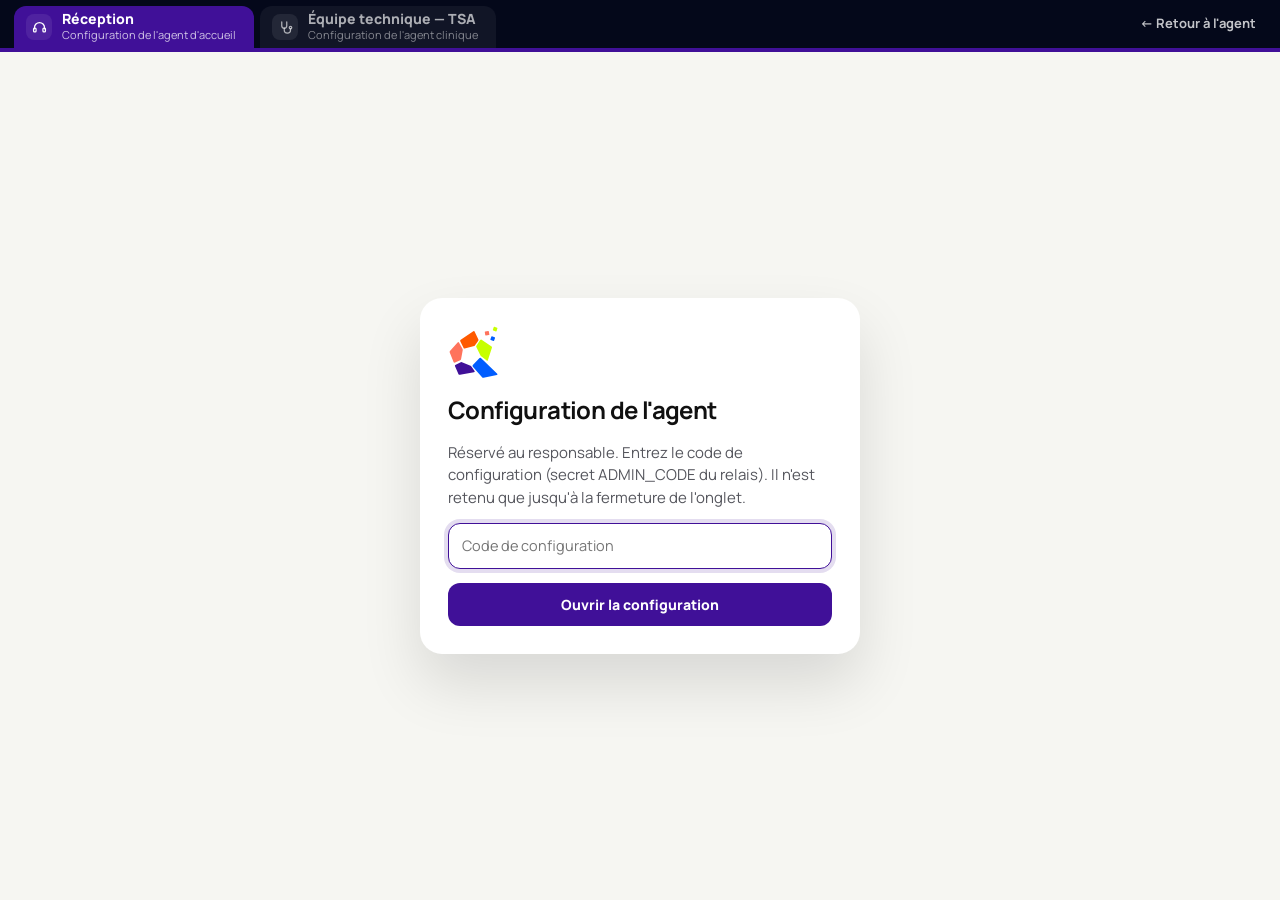
<file: agent/admin.html>
<!doctype html>
<html lang="fr-CA">
<head>
<meta charset="utf-8">
<meta name="viewport" content="width=device-width,initial-scale=1,viewport-fit=cover">
<meta name="robots" content="noindex,nofollow">
<title>Configuration · Assistant La Qualia</title>
<meta name="theme-color" content="#04081a">
<link rel="icon" href="../assets/favicon.svg" type="image/svg+xml">
<link rel="preconnect" href="https://fonts.googleapis.com">
<link rel="preconnect" href="https://fonts.gstatic.com" crossorigin>
<link rel="stylesheet" href="https://fonts.googleapis.com/css2?family=Manrope:wght@400;500;600;700;800&display=swap">
<style>
[hidden]{display:none!important}
:root{--ink:#101010;--muted:#55565d;--paper:#f6f6f2;--line:#e4e3dd;--role:#401098;--role-soft:#ede5ff;--role-ink:#2b0f6e;--danger:#b91c1c}
body.tsa{--role:#0f766e;--role-soft:#ddf3ef;--role-ink:#134e4a}
*{box-sizing:border-box}
html,body{margin:0}
body{font-family:Manrope,system-ui,sans-serif;background:var(--paper);color:var(--ink);font-size:15px;line-height:1.5;-webkit-font-smoothing:antialiased}
button,input,select,textarea{font:inherit;color:inherit}
button{cursor:pointer}
a{color:var(--role)}

/* onglets d'application */
.tabs{position:sticky;top:0;z-index:30;height:52px;background:#04081a;display:flex;align-items:flex-end;gap:6px;padding:0 14px;border-bottom:4px solid var(--role)}
.tab{height:42px;display:flex;align-items:center;gap:10px;padding:0 18px 0 12px;border:0;border-radius:12px 12px 0 0;background:#ffffff0d;color:#ffffffa6;min-width:210px;text-align:left}
.tab:hover{background:#ffffff1a;color:#fff}
.tab .ti{width:26px;height:26px;border-radius:8px;background:#ffffff14;display:grid;place-items:center;flex:none}
.tab .ti svg{width:15px;height:15px}
.tab b{display:block;font-size:14px;font-weight:800;line-height:1.15}
.tab small{display:block;font-size:11px;opacity:.75}
.tab.rec[aria-selected="true"]{background:#401098;color:#fff}
.tab.tsa[aria-selected="true"]{background:#0f766e;color:#fff}
.tabs .right{margin-left:auto;align-self:center;display:flex;gap:6px}
.tlink{color:#ffffffc2;text-decoration:none;font-size:13px;font-weight:700;padding:7px 10px;border-radius:9px;background:none;border:0}
.tlink:hover{background:#ffffff14;color:#fff}

/* connexion */
.login{min-height:calc(100vh - 52px);display:grid;place-items:center;padding:20px}
.sheet{background:#fff;border-radius:22px;padding:28px;width:min(440px,100%);box-shadow:0 30px 60px rgb(0 0 0/.12);display:flex;flex-direction:column;gap:14px}
.sheet img{width:52px;height:52px}
.sheet h1{font-size:24px;letter-spacing:-.6px;margin:0}
.sheet p{margin:0;color:var(--muted)}

/* mise en page */
.wrap{display:grid;grid-template-columns:230px 1fr;gap:28px;max-width:1180px;margin:0 auto;padding:26px 20px 120px}
.toc{position:sticky;top:76px;align-self:start;display:flex;flex-direction:column;gap:2px}
.toc .rb{display:inline-flex;align-items:center;gap:8px;font-size:12px;font-weight:800;color:#fff;background:var(--role);border-radius:999px;padding:4px 11px;margin:0 0 12px;align-self:flex-start}
.toc a{color:#3f3d56;text-decoration:none;font-weight:700;font-size:14px;padding:8px 12px;border-radius:10px;display:flex;justify-content:space-between;gap:8px}
.toc a:hover{background:#fff}
.toc a small{color:var(--muted);font-weight:700}
.head h1{font-size:clamp(26px,3vw,34px);letter-spacing:-1px;margin:0}
.head p{margin:4px 0 0;color:var(--muted)}
.cards{display:flex;flex-direction:column;gap:18px;margin-top:20px}
.card{background:#fff;border:1px solid var(--line);border-radius:18px;padding:22px;scroll-margin-top:76px}
.card h2{font-size:18px;margin:0;letter-spacing:-.3px;display:flex;align-items:center;gap:10px}
.card h2 .n{width:26px;height:26px;border-radius:8px;background:var(--role-soft);color:var(--role);display:grid;place-items:center;font-size:13px;flex:none}
.card .lead{margin:4px 0 16px;color:var(--muted);font-size:14px}
.grid2{display:grid;grid-template-columns:1fr 1fr;gap:14px}
.f{display:flex;flex-direction:column;gap:6px;margin-bottom:14px}
.f:last-child{margin-bottom:0}
.f label,.f .lab{font-weight:800;font-size:13.5px}
.f .hint{font-size:12.5px;color:var(--muted)}
.f .lab-row{display:flex;justify-content:space-between;gap:10px;align-items:baseline}
.f .count{font-size:12px;color:var(--muted);font-weight:700}
input[type=text],input[type=password],select,textarea{width:100%;border:1.5px solid #dcdbe3;border-radius:12px;padding:11px 13px;background:#fff;font-size:14.5px}
textarea{resize:vertical;min-height:110px;line-height:1.5}
textarea.big{min-height:420px;font-size:13.5px}
input:focus,select:focus,textarea:focus{outline:none;border-color:var(--role);box-shadow:0 0 0 4px color-mix(in srgb,var(--role) 14%,transparent)}
.shared{display:inline-block;font-size:11px;font-weight:800;color:#7a4b00;background:#fff4e0;border-radius:999px;padding:2px 8px;margin-left:6px;vertical-align:1px}
.checks{display:flex;gap:10px;flex-wrap:wrap}
.chk{display:flex;align-items:center;gap:8px;border:1.5px solid #dcdbe3;border-radius:12px;padding:10px 14px;font-weight:700;font-size:14px;cursor:pointer}
.chk input{accent-color:var(--role);width:16px;height:16px}
.chk small{color:var(--muted);font-weight:600}

/* types de simulation */
.st-row{display:grid;grid-template-columns:220px 1fr 40px;gap:8px;margin-bottom:8px}
.st-row input{padding:9px 11px;font-size:14px}
.icon-btn{border:0;background:#f3f2f7;border-radius:10px;display:grid;place-items:center;color:#55565d}
.icon-btn:hover{background:#fde2e2;color:var(--danger)}
.icon-btn svg{width:16px;height:16px}
.add{border:1.5px dashed color-mix(in srgb,var(--role) 50%,#fff);background:none;color:var(--role);font-weight:800;border-radius:12px;padding:9px 14px;font-size:13.5px}
.add:hover{background:var(--role-soft)}

/* base de connaissances */
.kb-head{display:flex;gap:10px;flex-wrap:wrap;margin-bottom:14px}
.btn{border:0;border-radius:12px;padding:11px 16px;font-weight:800;font-size:14px;display:inline-flex;align-items:center;gap:8px}
.btn svg{width:17px;height:17px}
.btn.pri{background:var(--role);color:#fff}
.btn.pri:hover{filter:brightness(1.1)}
.btn.sec{background:#fff;border:1.5px solid var(--role);color:var(--role-ink)}
.btn.sec:hover{background:var(--role-soft)}
.btn.ghost{background:none;color:var(--muted)}
.btn.ghost:hover{color:var(--danger)}
.btn:disabled{opacity:.5;cursor:default}
.drop{border:2px dashed #d6d3e2;border-radius:14px;padding:18px;text-align:center;color:var(--muted);font-size:13.5px;margin-bottom:14px;transition:background .15s,border-color .15s}
.drop.over{border-color:var(--role);background:var(--role-soft);color:var(--role-ink)}
.privacy{display:flex;gap:10px;align-items:flex-start;background:#f2fbf6;border:1px solid #bfe8cf;color:#14532d;border-radius:12px;padding:10px 12px;font-size:13px;margin-bottom:14px}
.privacy svg{flex:none;width:18px;height:18px;margin-top:1px}
.docs{display:flex;flex-direction:column;border:1px solid var(--line);border-radius:14px;overflow:hidden}
.doc{display:grid;grid-template-columns:34px 1fr auto;gap:12px;align-items:center;padding:12px 14px;border-top:1px solid var(--line)}
.doc:first-child{border-top:0}
.doc .di{width:34px;height:34px;border-radius:10px;background:var(--role-soft);color:var(--role);display:grid;place-items:center}
.doc .di svg{width:17px;height:17px}
.doc b{display:block;font-size:14.5px}
.doc small{color:var(--muted);font-size:12.5px}
.doc .acts{display:flex;gap:4px}
.doc .acts button{border:0;background:none;font-weight:800;font-size:13px;color:var(--role-ink);padding:7px 10px;border-radius:9px}
.doc .acts button:hover{background:var(--role-soft)}
.doc .acts button.del:hover{background:#fde2e2;color:var(--danger)}
.empty{padding:22px;text-align:center;color:var(--muted);font-size:14px}
.legacy{font-size:12.5px;color:var(--muted);margin-top:10px}

/* éditeur de document */
.modal{position:fixed;inset:0;z-index:60;background:rgb(10 20 48/.55);display:grid;place-items:center;padding:20px}
.dlg{background:#fff;border-radius:20px;width:min(860px,100%);max-height:calc(100vh - 40px);display:flex;flex-direction:column;overflow:hidden}
.dlg header{padding:18px 22px;border-bottom:1px solid var(--line);display:flex;align-items:center;gap:12px}
.dlg header h3{margin:0;font-size:18px}
.dlg .body{padding:18px 22px;overflow:auto;display:flex;flex-direction:column;gap:12px}
.dlg textarea{min-height:380px;font-size:13.5px}
.dlg footer{padding:14px 22px;border-top:1px solid var(--line);display:flex;gap:10px;justify-content:flex-end;align-items:center}
.dlg footer .info{margin-right:auto;font-size:12.5px;color:var(--muted)}

/* barre d'enregistrement */
.savebar{position:fixed;left:0;right:0;bottom:0;z-index:40;background:#fff;border-top:1px solid var(--line);box-shadow:0 -10px 30px rgb(0 0 0/.06);padding:12px 20px calc(12px + env(safe-area-inset-bottom,0px))}
.savebar .in{max-width:1180px;margin:0 auto;display:flex;align-items:center;gap:12px;flex-wrap:wrap}
.state{font-weight:800;font-size:14px;display:flex;align-items:center;gap:8px}
.state i{width:9px;height:9px;border-radius:50%;background:#16a34a}
.state.dirty i{background:#f59e0b}
.state.err{color:var(--danger)}.state.err i{background:var(--danger)}
.savebar .sp{margin-left:auto}
.toast{position:fixed;left:50%;bottom:86px;transform:translateX(-50%);background:#101010;color:#fff;font-weight:700;border-radius:12px;padding:10px 16px;z-index:70;font-size:14px}

@media (max-width:900px){
  .wrap{grid-template-columns:1fr;gap:12px}
  .toc{position:static;flex-direction:row;flex-wrap:wrap}
  .toc a{padding:6px 10px;font-size:13px;background:#fff}
  .grid2{grid-template-columns:1fr}
  .st-row{grid-template-columns:1fr 40px}
  .st-row input:nth-child(2){grid-column:1}
  .tab{min-width:0;flex:1}
  .tab small,.tabs .right .hide-m{display:none}
}
.logo-row{display:flex;gap:10px;align-items:center}
.logo-pv{height:44px;min-width:60px;max-width:160px;border:1px solid var(--line);border-radius:10px;padding:6px 10px;display:flex;align-items:center;background:#fff}
.logo-pv img{max-height:100%;max-width:100%;object-fit:contain}
.rot{border:1.5px solid var(--line);border-radius:14px;padding:14px;margin:4px 0 14px;display:flex;flex-direction:column;gap:12px}
.rot-sw{border:0;padding:0;align-items:flex-start}
.rot-sw small{display:block;font-weight:600;color:var(--muted);font-size:12.5px}
.rot-codes{display:grid;grid-template-columns:1fr 1fr;gap:10px}
.rot-codes > div{display:grid;grid-template-columns:1fr auto;gap:4px 10px;align-items:center;background:#f8f7f4;border-radius:12px;padding:10px 12px}
.rc-l{grid-column:1/-1;font-size:12px;font-weight:800;color:var(--muted)}
.rc-v{font-size:20px;font-weight:800;letter-spacing:.5px;font-variant-numeric:tabular-nums}
.rc-v.soft{color:#55565d;font-size:17px}
.rc-copy{padding:7px 12px;font-size:12.5px}
.rot.off .rot-codes{opacity:.55}
@media (max-width:900px){.rot-codes{grid-template-columns:1fr}}
.alerts{display:flex;gap:14px;align-items:center;justify-content:space-between;flex-wrap:wrap;border:1.5px solid var(--line);border-radius:14px;padding:12px 14px;margin:6px 0 14px}
.alerts b{font-size:14px}
.al-st{font-size:12px;font-weight:800;border-radius:999px;padding:2px 9px;margin-left:6px}
.al-st.ok{background:#dcfce7;color:#166534}.al-st.no{background:#fff4e0;color:#8a4b00}
.alerts .hint{margin:4px 0 0}

/* ===== Grands écrans : tout est agrandi proportionnellement pour rester lisible ===== */
@media (min-width:1560px) and (min-height:800px){:root{--z:1.1}body{zoom:1.1}}
@media (min-width:1840px) and (min-height:920px){:root{--z:1.2}body{zoom:1.2}}
@media (min-width:2300px) and (min-height:1150px){:root{--z:1.4}body{zoom:1.4}}
@media (min-width:2800px) and (min-height:1400px){:root{--z:1.65}body{zoom:1.65}}
.login{min-height:calc(100dvh / var(--z,1) - 52px)}
.dlg{max-height:calc(100dvh / var(--z,1) - 40px)}
</style>
</head>
<body>
<div class="tabs" role="tablist" aria-label="Espace à configurer">
  <button class="tab rec" role="tab" id="tabRec" aria-selected="true"><span class="ti"><svg viewBox="0 0 24 24" fill="none" stroke="currentColor" stroke-width="2" stroke-linecap="round" stroke-linejoin="round"><path d="M4 14v-2a8 8 0 0 1 16 0v2"/><rect x="2.5" y="13" width="4" height="6" rx="1.5"/><rect x="17.5" y="13" width="4" height="6" rx="1.5"/></svg></span><span><b>Réception</b><small>Configuration de l'agent d'accueil</small></span></button>
  <button class="tab tsa" role="tab" id="tabTsa" aria-selected="false"><span class="ti"><svg viewBox="0 0 24 24" fill="none" stroke="currentColor" stroke-width="2" stroke-linecap="round" stroke-linejoin="round"><path d="M6 3v6a4 4 0 0 0 8 0V3"/><path d="M10 13v3a5 5 0 0 0 10 0v-2"/><circle cx="20" cy="12" r="2"/></svg></span><span><b>Équipe technique — TSA</b><small>Configuration de l'agent clinique</small></span></button>
  <div class="right"><a class="tlink" href="./">← <span class="hide-m">Retour à l'agent</span></a><button class="tlink" id="out" hidden>Quitter</button></div>
</div>

<section class="login" id="login">
  <form class="sheet" id="loginForm">
    <img src="../assets/icone-clair.svg" alt="">
    <h1>Configuration de l'agent</h1>
    <p>Réservé au responsable. Entrez le code de configuration (secret ADMIN_CODE du relais). Il n'est retenu que jusqu'à la fermeture de l'onglet.</p>
    <input type="password" id="adminCode" placeholder="Code de configuration" aria-label="Code de configuration" autocomplete="off">
    <p class="err" id="loginErr" hidden style="color:var(--danger);font-weight:700"></p>
    <button class="btn pri" type="submit" id="loginGo" style="justify-content:center">Ouvrir la configuration</button>
  </form>
</section>

<main class="wrap" id="app" hidden>
  <nav class="toc" aria-label="Sections">
    <span class="rb" id="roleBadge">Réception</span>
    <a href="#s-id">Identité</a>
    <a href="#s-sec">Sécurité et confidentialité</a>
    <a href="#s-rules">Règles de l'agent</a>
    <a href="#s-faq">Questions fréquentes <small id="nFaq"></small></a>
    <a href="#s-scene">Mises en situation <small id="nScene"></small></a>
    <a href="#s-sim">Simulation complète</a>
    <a href="#s-model">Modèles</a>
    <a href="#s-kb">Base de connaissances <small id="nKb"></small></a>
  </nav>
  <div>
    <div class="head">
      <h1 id="title">Agent Réception</h1>
      <p id="sub">Ces réglages s'appliquent seulement à cet espace. Ils prennent effet dans l'agent environ une minute après l'enregistrement.</p>
    </div>
    <div class="cards">
      <section class="card" id="s-id">
        <h2><span class="n">1</span>Identité</h2>
        <p class="lead">Ce que l'équipe voit dans l'application.</p>
        <div class="grid2">
          <div class="f"><label for="etab">Nom de l'établissement <span class="shared">commun aux deux espaces</span></label><input type="text" id="etab" maxlength="120"></div>
          <div class="f"><label for="name">Nom de l'assistant</label><input type="text" id="name" maxlength="120"></div>
        </div>
        <div class="f"><label for="logo">Logo de l'établissement <span class="shared">commun aux deux espaces</span></label><div class="logo-row"><input type="text" id="logo" maxlength="500" placeholder="https://… (adresse d'une image PNG ou SVG)"><span class="logo-pv"><img id="logoPv" alt="" referrerpolicy="no-referrer" hidden></span></div><span class="hint">Affiché à gauche du nom de l'établissement, en haut de l'agent. Laissez vide pour retirer le logo.</span></div>
        <div class="f"><label for="disclaimer">Avertissement affiché sous la zone de saisie</label><textarea id="disclaimer" maxlength="600" style="min-height:70px"></textarea></div>
      </section>

      <section class="card" id="s-sec">
        <h2><span class="n">★</span>Sécurité et confidentialité <span class="shared">commun aux deux espaces</span></h2>
        <p class="lead">Protège vos crédits Anthropic et informe l'équipe avant la première utilisation.</p>
        <div class="grid2">
          <div class="f"><label for="dailyLimit">Limite quotidienne de questions (toute l'équipe)</label><input type="text" inputmode="numeric" id="dailyLimit" maxlength="5" style="max-width:160px"><span class="hint" id="usage">—</span></div>
          <div class="f"><span class="lab">Aussi recommandé</span><span class="hint">Fixez une limite de dépenses mensuelle dans la console Anthropic (Settings › Limits). C'est le seul plafond qui protège à coup sûr votre carte de crédit.</span></div>
        </div>
        <div class="alerts" id="inviteBox" hidden>
          <div><b>Codes d'invitation du portail</b><p class="hint">Durée avant expiration (en heures), nombre de personnes, renouvellement et révocation : ces réglages se trouvent dans Mon compte, pour chaque établissement.</p></div>
          <a class="btn sec" href="compte.html#codes">Gérer les codes d'invitation</a>
        </div>
        <div class="rot" id="rotBox" hidden>
          <div class="rot-h">
            <label class="chk rot-sw"><input type="checkbox" id="rotate"> <span><b>Code d'équipe mensuel</b> <small style="display:inline">(ancien accès par code partagé, hors portail par compte)</small><small>Le code change automatiquement le 1er de chaque mois. L'ancien reste accepté 7 jours.</small></span></label>
          </div>
          <div class="rot-codes" id="rotCodes">
            <div><span class="rc-l">Code de ce mois-ci</span><span class="rc-v" id="rotCur">—</span><button type="button" class="btn sec rc-copy" data-copy="rotCur">Copier</button></div>
            <div><span class="rc-l" id="rotNextL">À partir du 1er</span><span class="rc-v soft" id="rotNext">—</span><button type="button" class="btn sec rc-copy" data-copy="rotNext">Copier</button></div>
          </div>
          <p class="hint" id="rotHint"></p>
        </div>
        <p class="hint">Après 5 mauvais codes (équipe, TSA ou Admin), l'appareil est bloqué 15 minutes.</p>
        <div class="alerts" id="alertBox">
          <div><b>Alertes par courriel</b> <span class="al-st" id="alertSt">—</span><p class="hint" id="alertTxt"></p></div>
          <button type="button" class="btn sec" id="alertTest">Envoyer un courriel de test</button>
          <button type="button" class="btn sec" id="kvExport" title="Configuration des deux espaces et documents de référence, en un fichier JSON. Rien n'est modifié.">Télécharger une sauvegarde</button>
        </div>
        <div class="f"><label for="privacy">Avis de confidentialité affiché à la première connexion</label><textarea id="privacy" style="min-height:240px"></textarea><span class="hint">Chaque personne doit l'accepter une fois par appareil, puis de nouveau si vous le modifiez. Complétez le nom et le courriel du responsable de la protection des renseignements personnels.</span></div>
      </section>

      <section class="card" id="s-rules">
        <h2><span class="n">2</span>Règles de l'agent</h2>
        <p class="lead">Les consignes que l'agent suit pour chaque réponse : rôle, limites, format, ton. C'est le réglage le plus important.</p>
        <div class="f"><div class="lab-row"><label for="instructions">Instructions</label><span class="count" id="cInstr"></span></div><textarea id="instructions" class="big" maxlength="40000"></textarea></div>
      </section>

      <section class="card" id="s-faq">
        <h2><span class="n">3</span>Questions fréquentes</h2>
        <p class="lead">Proposées dans le menu et sur l'écran d'accueil, en rotation. Une question par ligne.</p>
        <div class="f"><div class="lab-row"><label for="examples">Questions</label><span class="count" id="cFaq"></span></div><textarea id="examples" style="min-height:260px"></textarea></div>
      </section>

      <section class="card" id="s-scene">
        <h2><span class="n">4</span>Mises en situation</h2>
        <p class="lead">Les situations tirées au hasard pour « Mise en situation » (quiz). Une par ligne, écrite comme la fin de la phrase : <em id="sceneExample">« je reçois un appel de … »</em>.</p>
        <div class="f"><div class="lab-row"><label for="scenarios">Situations</label><span class="count" id="cScene"></span></div><textarea id="scenarios" style="min-height:220px"></textarea></div>
      </section>

      <section class="card" id="s-sim">
        <h2><span class="n">5</span>Simulation complète</h2>
        <p class="lead">Les types d'appels proposés à l'étape 2 de la simulation, et la façon dont l'interlocuteur fictif et la rétroaction se comportent.</p>
        <div class="f"><span class="lab">Types d'appel <span class="hint">(nom court + description pour l'agent)</span></span><div id="simTypes"></div><button type="button" class="add" id="addType">+ Ajouter un type d'appel</button></div>
        <div class="f"><label for="simClient">Comportement de l'interlocuteur fictif</label><textarea id="simClient" style="min-height:160px"></textarea></div>
        <div class="f"><label for="simBilan">Rétroaction à la fin de l'appel</label><textarea id="simBilan" style="min-height:140px"></textarea></div>
      </section>

      <section class="card" id="s-model">
        <h2><span class="n">6</span>Modèles</h2>
        <p class="lead">Les profondeurs de réponse que l'équipe peut choisir, et celle utilisée par défaut.</p>
        <div class="f"><span class="lab">Proposés à l'équipe</span><div class="checks" id="models"></div></div>
        <div class="f"><label for="tier">Par défaut</label><select id="tier" style="max-width:320px"></select></div>
      </section>

      <section class="card" id="s-kb">
        <h2><span class="n">7</span>Base de connaissances</h2>
        <p class="lead" id="kbLead">Les procédures et documents propres à cet espace. L'agent les consulte avant de répondre et les cite.</p>
        <div class="privacy"><svg viewBox="0 0 24 24" fill="none" stroke="currentColor" stroke-width="2" stroke-linecap="round" stroke-linejoin="round"><rect x="5" y="11" width="14" height="10" rx="2"/><path d="M8 11V8a4 4 0 0 1 8 0v3"/></svg><span><b>Privé :</b> les documents sont stockés dans votre compte Cloudflare, pas sur GitHub, et ne sont lus que par l'agent de cet espace. N'y mettez pas de renseignements personnels sur des clients.</span></div>
        <div class="kb-head">
          <button type="button" class="btn pri" id="upBtn"><svg viewBox="0 0 24 24" fill="none" stroke="currentColor" stroke-width="2.2" stroke-linecap="round" stroke-linejoin="round"><path d="M12 16V4M7 9l5-5 5 5"/><path d="M4 16v3a2 2 0 0 0 2 2h12a2 2 0 0 0 2-2v-3"/></svg>Téléverser des fichiers</button>
          <button type="button" class="btn sec" id="pasteBtn"><svg viewBox="0 0 24 24" fill="none" stroke="currentColor" stroke-width="2" stroke-linecap="round" stroke-linejoin="round"><path d="M12 20h9"/><path d="M16.5 3.5a2.1 2.1 0 0 1 3 3L7 19l-4 1 1-4Z"/></svg>Écrire ou coller un texte</button>
          <input type="file" id="file" multiple accept=".pdf,.docx,.txt,.md,.csv,.html,.htm" hidden>
        </div>
        <div class="drop" id="drop">Glissez-déposez ici des fichiers PDF, Word (.docx), texte (.txt, .md) ou CSV. Le texte est extrait dans votre navigateur.</div>
        <div class="docs" id="docs"></div>
        <p class="legacy" id="legacy" hidden>Les documents publics du dossier <code>agent/docs/</code> du site restent aussi consultés par l'agent Réception.</p>
      </section>
    </div>
  </div>
</main>

<div class="savebar" id="savebar" hidden>
  <div class="in">
    <span class="state" id="state"><i></i><span id="stateTxt">Tout est enregistré</span></span>
    <button type="button" class="btn ghost sp" id="resetBtn" title="Revenir aux réglages du fichier config.json">Rétablir les réglages d'origine</button>
    <button type="button" class="btn pri" id="saveBtn" disabled>Enregistrer</button>
  </div>
</div>

<div class="modal" id="docModal" hidden>
  <div class="dlg" role="dialog" aria-modal="true" aria-labelledby="dmTitle">
    <header><h3 id="dmTitle">Document</h3></header>
    <div class="body">
      <div class="f"><label for="dmName">Titre (cité par l'agent)</label><input type="text" id="dmName" maxlength="160" placeholder="Ex. : Protocole de surveillance post-anesthésie — v2, 2026"></div>
      <div class="f"><label for="dmText">Contenu</label><textarea id="dmText" placeholder="Collez ou écrivez le texte du document…"></textarea></div>
    </div>
    <footer><span class="info" id="dmInfo"></span><button type="button" class="btn ghost" id="dmCancel">Annuler</button><button type="button" class="btn pri" id="dmSave">Enregistrer le document</button></footer>
  </div>
</div>

<div class="toast" id="toast" hidden></div>

<script src="admin.js?v=202610212345"></script>
</body>
</html>
</file>
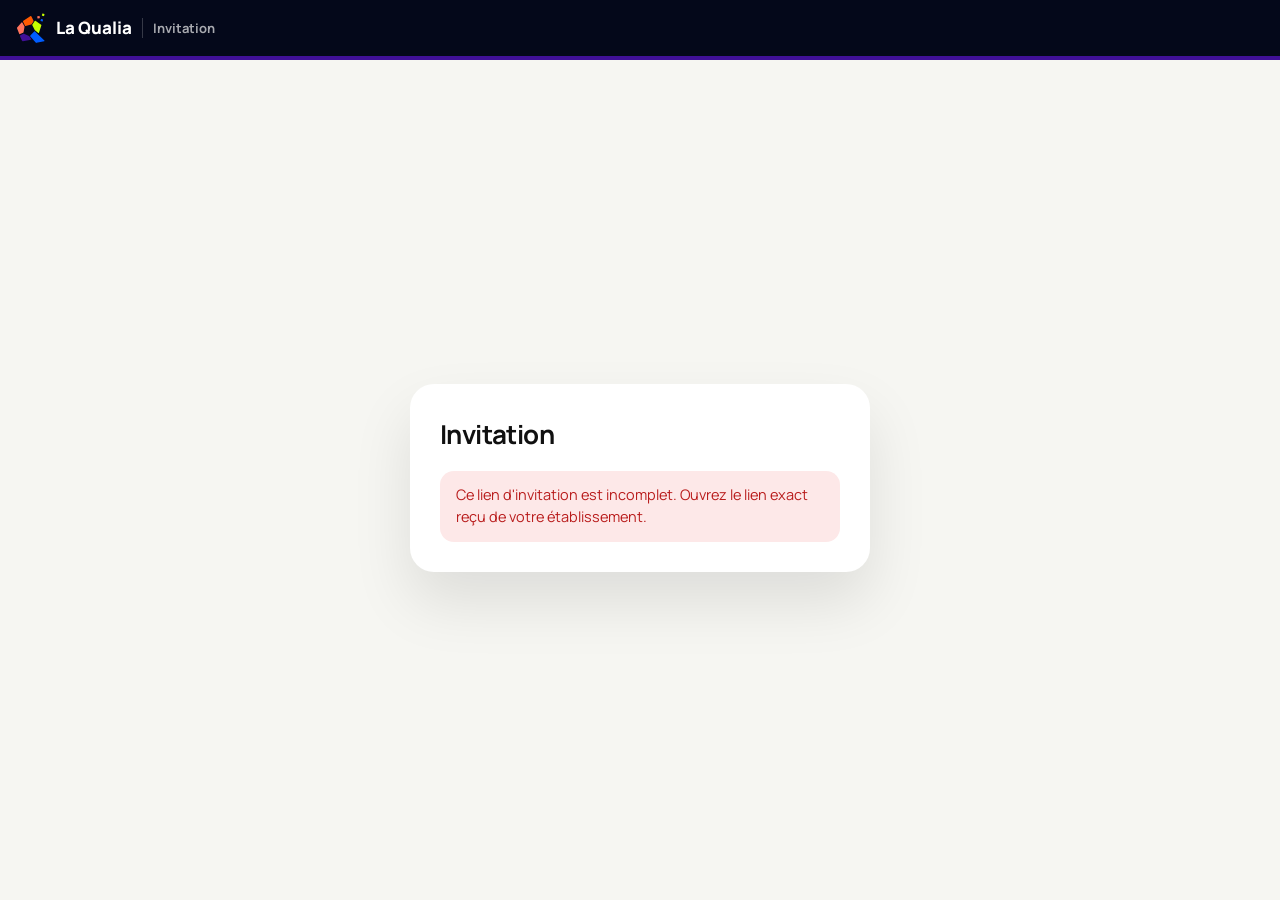
<file: agent/invitation.html>
<!doctype html>
<html lang="fr-CA">
<head>
<meta charset="utf-8">
<meta name="viewport" content="width=device-width,initial-scale=1,viewport-fit=cover">
<meta name="robots" content="noindex,nofollow">
<meta name="referrer" content="no-referrer">
<title>Invitation · La Qualia</title>
<meta name="theme-color" content="#04081a">
<link rel="icon" href="../assets/favicon.svg" type="image/svg+xml">
<link rel="preconnect" href="https://fonts.googleapis.com">
<link rel="preconnect" href="https://fonts.gstatic.com" crossorigin>
<link rel="stylesheet" href="https://fonts.googleapis.com/css2?family=Manrope:wght@400;500;600;700;800&display=swap">
<link rel="stylesheet" href="compte.css?v=5">
</head>
<body>
<header class="topbar">
  <a class="brand" href="./"><img src="../assets/icone-clair.svg" alt="" width="30" height="30">La Qualia <small>Invitation</small></a>
</header>
<main class="auth">
  <section class="sheet" aria-labelledby="t" aria-live="polite">
    <h1 id="t">Invitation</h1>
    <div id="body"><div class="skel"></div><div class="skel" style="width:70%"></div></div>
  </section>
</main>
<script>
(() => {
  "use strict";
  const $ = (id) => document.getElementById(id);
  const esc = (s) => String(s ?? "").replace(/[&<>"]/g, (c) => ({ "&": "&amp;", "<": "&lt;", ">": "&gt;", '"': "&quot;" }[c]));
  // Le jeton est dans le fragment (#…) : il n'est jamais envoyé dans les journaux du serveur ni au fournisseur de connexion.
  let token = location.hash.slice(1);
  try {
    if (token) { sessionStorage.setItem("lq-invite", token); history.replaceState(null, "", location.pathname); }
    else token = sessionStorage.getItem("lq-invite") || "";
  } catch {}
  const FN = { reception: "Réception", tsa: "TSA", veterinarian: "Vétérinaire", manager: "Gestion", other: "Autre" };
  const show = (html) => ($("body").innerHTML = html);
  const done = () => { try { sessionStorage.removeItem("lq-invite"); } catch {} };
  if (!/^[\w-]{20,}$/.test(token)) { show('<div class="notice err">Ce lien d\'invitation est incomplet. Ouvrez le lien exact reçu de votre établissement.</div>'); return; }
  const STATES = { used: "Cette invitation a déjà été utilisée.", revoked: "Cette invitation a été révoquée par l'établissement.", expired: "Cette invitation a expiré. Demandez-en une nouvelle à votre responsable.", invalid: "Invitation introuvable." };
  Promise.all([fetch("/api/invitations/" + token).then((r) => r.json().catch(() => ({ state: "invalid" }))), fetch("/api/me").then((r) => (r.ok ? r.json() : null))])
    .then(([inv, me]) => {
      if (inv.state !== "pending") { done(); show(`<div class="notice err">${esc(STATES[inv.state] || STATES.invalid)}</div><a class="btn ghost" href="./">Retour</a>`); return; }
      const what = `<p>Vous êtes invité(e) à rejoindre <b>${esc(inv.orgName)}</b> comme <b>${esc(inv.roleLabel)}</b> (fonction : ${esc(FN[inv.function] || inv.function)}).</p>
        <p class="fine">Destinataire : ${esc(inv.emailHint)} · valable jusqu'au ${new Date(inv.expiresAt).toLocaleDateString("fr-CA", { day: "numeric", month: "long", year: "numeric" })}</p>`;
      if (!me) { show(what + `<p>Connectez-vous avec le compte qui utilise cette adresse, ou recevez un code de connexion à cette adresse.</p><a class="btn" href="connexion.html?suite=${encodeURIComponent("/agent/invitation.html")}">Se connecter pour accepter</a>`); return; }
      show(what + `<div class="row"><button class="btn" id="ok">Accepter l'invitation</button><a class="btn ghost" href="compte.html">Plus tard</a></div><div id="msg"></div>`);
      $("ok").onclick = async () => {
        $("ok").disabled = true;
        const r = await fetch("/api/invitations/" + token + "/accept", { method: "POST", headers: { "x-lq-csrf": "1" } });
        const d = await r.json().catch(() => ({}));
        if (r.ok) { done(); show(`<div class="notice ok">Bienvenue dans ${esc(d.orgName)} !</div><a class="btn" href="compte.html#etablissement">Ouvrir mon établissement</a>`); return; }
        $("ok").disabled = false;
        let extra = "";
        if (d.code === "email_mismatch") extra = `<p class="fine" style="margin-top:8px">Adresses de votre compte : ${(d.yourEmails || []).map((e) => esc(e.email || "—") + (e.private ? " (adresse masquée Apple)" : "")).join(", ")}. Si l'adresse invitée est bien la vôtre, associez-la à ce compte depuis <a href="compte.html#profil">Mon profil</a> (un code vous sera envoyé), puis revenez ici. Sinon, demandez une invitation à l'une de ces adresses.</p>`;
        if (/invitation_/.test(d.code || "")) done();
        $("msg").innerHTML = `<div class="notice err" role="alert">${esc(d.error || "L'invitation n'a pas pu être acceptée.")}</div>` + extra;
      };
    })
    .catch(() => show('<div class="notice err">Le service est momentanément indisponible. Réessayez.</div>'));
})();
</script>
</body>
</html>
</file>
<file: styles.css>
:root{--paper:#f6f6f2;--ink:#101010;--orange:#ff5a00;--coral:#ff735c;--purple:#401098;--blue:#005dff;--lime:#c7ff00;--night:#040f32;--muted:#55565d;--radius:18px}*{box-sizing:border-box}html{scroll-behavior:smooth;scroll-padding-top:105px}body{margin:0;background:var(--paper);color:var(--ink);font-family:'Manrope',system-ui,-apple-system,'Segoe UI',Roboto,Arial,sans-serif;-webkit-font-smoothing:antialiased}button,input,select,textarea{font:inherit}button,a{-webkit-tap-highlight-color:transparent}button{cursor:pointer}a{color:inherit}img,svg{max-width:100%;display:block}button{color:inherit}p{line-height:1.55}button:focus-visible,a:focus-visible,input:focus-visible,select:focus-visible,textarea:focus-visible,summary:focus-visible{outline:3px solid var(--blue);outline-offset:5px}section[id]{scroll-margin-top:20px}.wrap{width:min(1280px,calc(100% - 96px));margin-inline:auto}.skip{position:fixed;top:-100px;left:12px;z-index:1000;padding:15px;background:var(--lime)}.skip:focus{top:12px}.header{background:rgba(246,246,242,.97);position:sticky;top:0;z-index:50;border-bottom:1px solid #e8e8e4}.nav-wrap{width:min(1280px,calc(100% - 64px));margin:auto;display:flex;align-items:center;justify-content:space-between;gap:30px;min-height:88px}.brand{flex:none}.brand img,.brand svg{width:165px;height:auto}nav{display:flex;align-items:center;gap:26px}nav>a{font-size:13px;font-weight:600;text-decoration:none;padding-block:12px;border-bottom:2px solid transparent}nav>a:hover{border-color:var(--purple)}.button{display:inline-flex;align-items:center;justify-content:center;gap:20px;padding:16px 23px;border:0;border-radius:7px;font-weight:700;font-size:14px;text-decoration:none;box-shadow:0 3px 0 rgba(0,0,0,.1);transition:transform .2s,box-shadow .2s}.button:hover{transform:translateY(-2px);box-shadow:0 7px 18px #0002}.primary{background:var(--purple);color:white}.button.small{font-size:12px;padding:13px 17px;gap:12px}.menu-toggle{display:none}.eyebrow{font-size:12px;letter-spacing:1.7px;font-weight:700;margin:0 0 26px;line-height:1.5}.dot{display:inline-block;width:8px;height:8px;border-radius:50%;background:var(--orange);margin-right:8px}.hero{display:grid;grid-template-columns:1.06fr 1fr;gap:60px;align-items:center;padding-top:72px;padding-bottom:100px}.hero h1{font-size:clamp(45px,5.2vw,73px);line-height:.99;letter-spacing:-3.6px;margin:0 0 29px;font-weight:800}.orange{color:var(--orange)}.hero-description{font-size:17px;max-width:465px;line-height:1.4;margin-bottom:28px}.text-link{font-size:14px;font-weight:700;text-underline-offset:6px;text-decoration-thickness:1px;display:inline-flex;gap:22px;align-items:center;border:0;background:none;padding:0}.text-link:hover{color:var(--purple)}.hero-visual{position:relative;padding-bottom:30px}.hero-visual>img{width:100%;height:560px;object-fit:cover;border-radius:20px}.image-caption{position:absolute;bottom:0;left:30px;background:white;padding:18px 22px 18px 72px;border-radius:10px;box-shadow:0 8px 22px #0002;font-size:14px;line-height:1.55}.mini-mark{position:absolute;left:17px;top:21px;width:38px;height:38px;display:grid;place-items:center;background:var(--lime);border-radius:8px;font-size:27px;color:var(--purple)}.values{display:grid;grid-template-columns:1fr 1fr;gap:30px;padding-bottom:110px}.value-card{background:white;border-radius:var(--radius);padding:34px;box-shadow:0 15px 24px #16161614}.value-card h2{font-size:27px;letter-spacing:-.9px;margin:24px 0 14px}.value-card p{font-size:17px;line-height:1.55;margin:0}.tile{width:58px;height:58px;display:grid;place-items:center;font-size:38px;border-radius:12px;color:var(--purple)}.lime{background:var(--lime)}.coral{background:var(--coral)}.blue{background:var(--blue)}.section-title{font-size:clamp(34px,4vw,54px);line-height:1.08;letter-spacing:-2px;margin:0 0 24px;font-weight:800}.section-intro{max-width:600px;font-size:17px;margin:0 0 48px;color:var(--muted)}.pillar{display:grid;grid-template-columns:1fr 1.13fr;gap:56px;align-items:center;margin-bottom:62px;padding:42px;background:white;border-radius:var(--radius);box-shadow:0 12px 26px #0000000c;border:1px solid #e4e4e0}.number{font-size:12px;letter-spacing:1px;color:var(--muted);display:block;margin-bottom:18px}.pillar h3{font-size:48px;letter-spacing:-1.8px;line-height:1.02;margin:0 0 22px}.formed h3{color:var(--purple);font-size:39px}.pillar p{font-size:16px;line-height:1.5}.tags{display:flex;flex-wrap:wrap;list-style:none;gap:8px;padding:0;margin:25px 0 0}.tags li{font-size:12px;border:1px solid #dedde4;border-radius:4px;padding:7px 8px;font-weight:600}.demo{border-radius:12px;overflow:hidden;background:#faf9ff;box-shadow:0 12px 26px #20004426;border:1px solid #e9e6f3}.demo-bar{padding:12px 15px;display:flex;gap:15px;align-items:center;font-size:10px;background:#fff;border-bottom:1px solid #e8e6ed;color:#555}.demo-dots{font-size:10px;color:var(--coral);letter-spacing:2px}.dashboard{padding:18px}.purple-banner{display:flex;align-items:center;gap:12px;padding:16px;background:var(--purple);color:white;border-radius:8px}.purple-banner strong{font-size:12px}.purple-banner small{display:block;font-size:10px;opacity:.8;margin-top:5px}.purple-banner>span:last-child{margin-left:auto;font-size:24px}.avatar{width:36px;height:36px;border-radius:50%;background:#9472d5;display:grid;place-items:center;font-size:18px;flex:none}.course-grid{display:grid;grid-template-columns:repeat(3,1fr);gap:10px;margin-top:15px}.course{padding:0 0 12px;background:white;border-radius:8px;border:1px solid #e5dfed;text-align:left;overflow:hidden;transition:transform .2s}.course:hover{transform:translateY(-4px)}.course>span{background:#48109a;color:#fff;display:grid;place-items:center;font-size:26px;padding:18px;margin:6px;border-radius:5px}.course:nth-child(2)>span{background:#8760cc}.course strong,.course small{display:block;padding-inline:10px;font-size:10px;line-height:1.4}.course small{color:var(--purple);font-size:9px;margin-top:8px}.dashboard-bottom{display:grid;grid-template-columns:1.5fr 1fr;gap:15px;padding:18px 15px;margin-top:15px;background:white;border-radius:8px}.dashboard-bottom strong{font-size:11px}.dashboard-bottom p{font-size:10px;color:#555}.check-row{font-size:9px;color:var(--purple)}.visual-bars{display:flex;align-items:flex-end;justify-content:space-around;gap:8px;padding-block:10px}.visual-bars i{width:15%;height:35%;background:#a384d5;border-radius:2px}.visual-bars i:nth-child(2){height:65%}.visual-bars i:nth-child(3){height:80%}.visual-bars i:nth-child(4){height:55%;background:var(--purple)}.visual-bars i:nth-child(5){height:95%;background:var(--purple)}.demo-note{font-size:10px!important;line-height:1.5!important;color:#60606a;margin:12px 0 0}.equipped{background:transparent;border:0;box-shadow:none;padding-block:25px}.equipped h3 span{background:linear-gradient(transparent 74%,var(--blue) 74%,var(--blue) 93%,transparent 93%)}.equipped h3 span:last-child{background:linear-gradient(transparent 74%,var(--lime) 74%,var(--lime) 93%,transparent 93%)}.assistant-scene{position:relative;padding:25px 15px}.color-block{position:absolute;z-index:-1;border-radius:6px}.color-block.blue{inset:0 -18px 0 28%}.color-block.lime{inset:30px 12px 35px 3%}.assistant-demo{position:relative;background:white}.assistant-body{display:flex}.assistant-body aside{width:42px;background:var(--night);color:#e8ecff;display:flex;flex-direction:column;align-items:center;gap:26px;padding:20px 0;font-size:16px;flex:none}.assistant-body aside span:first-child{background:var(--lime);color:var(--night);border-radius:4px;padding:3px 6px;font-weight:bold}.assistant-conversation{padding:22px;flex:1;min-width:0}.assistant-title{display:flex;align-items:center;gap:10px;font-size:12px!important;font-weight:700;margin-top:0}.assistant-orb{background:var(--blue);color:white;width:28px;height:28px;border-radius:50%;display:grid;place-items:center}.bubble{background:#f1f3f8;font-size:12px!important;border-radius:12px;padding:13px 15px;margin:15px 0}.user-bubble{background:var(--blue);color:white;margin-left:30px;border-bottom-right-radius:2px}.example-buttons{display:flex;gap:5px;flex-wrap:wrap}.example-buttons button{border:1px solid #ddd;background:white;font-size:10px;padding:7px 8px;border-radius:5px}.example-buttons button[aria-pressed=true]{background:var(--lime);border-color:var(--lime)}.supported{grid-template-columns:1.13fr 1fr;margin-top:80px}.supported h3 span{background:linear-gradient(transparent 75%,#ff9d26 75%,#ff9d26 94%,transparent 94%)}.supported h3 span:last-child{background:linear-gradient(transparent 75%,var(--coral) 75%,var(--coral) 94%,transparent 94%)}.human-loop{position:relative;min-height:385px}.loop-center{position:absolute;left:50%;top:50%;transform:translate(-50%,-50%);width:190px;height:190px;border:16px solid #ffb37866;border-radius:50%;display:flex;flex-direction:column;align-items:center;justify-content:center;text-align:center;color:#883513}.loop-center span{font-size:46px;line-height:1}.loop-center strong{font-size:15px;margin-top:6px}.loop-step{position:absolute;display:flex;align-items:center;flex-direction:column;text-align:center;width:145px;background:white;padding:8px}.loop-step b{width:42px;height:42px;border-radius:50%;background:#ffb360;display:grid;place-items:center;margin-bottom:7px;box-shadow:0 0 20px #ff9c1933;color:#451905}.loop-step strong{font-size:13px}.loop-step small{font-size:10px;margin-top:5px;color:#555;line-height:1.4}.step-one{left:50%;top:0;transform:translateX(-50%)}.step-two{right:-8px;top:145px}.step-three{left:50%;bottom:0;transform:translateX(-50%)}.step-four{left:-8px;top:145px}.step-two b,.step-four b{background:var(--coral)}.simplicity-line{text-align:center;font-size:18px;line-height:1.8;margin:68px 0 90px}.simplicity-line>span{display:block;color:var(--purple);font-size:30px;margin-bottom:10px}.potential{background:#efefea;padding:85px 0 70px}.section-heading{display:flex;justify-content:space-between;align-items:flex-end;gap:50px}.section-heading>p{max-width:340px;font-size:16px;margin-bottom:27px;color:#555}.potential-map{position:relative;height:560px;max-width:1000px;margin:25px auto 0}.connections{width:100%;height:100%;filter:drop-shadow(0 3px 8px #5529aa22)}.central-person{position:absolute;width:20.6%;height:auto;aspect-ratio:1;left:39.7%;top:31.6%;border:6px solid white;border-radius:50%;overflow:hidden;background:#eee}.central-person img{width:100%;height:100%;object-fit:cover;object-position:center 15%}.benefit{position:absolute;display:grid;grid-template-columns:1fr 35px;gap:15px 8px;text-align:left;padding:24px 22px 18px;width:235px;border:1px solid #fff;border-radius:16px;background:white;box-shadow:0 12px 24px color-mix(in srgb,var(--accent),transparent 74%);transition:transform .2s,box-shadow .2s}.benefit:hover,.benefit[aria-pressed=true]{transform:translateY(-4px);box-shadow:0 15px 30px color-mix(in srgb,var(--accent),transparent 57%)}.benefit:focus-visible{outline-color:var(--purple)}.benefit>span:first-child{font-weight:700;font-size:19px;line-height:1.15;letter-spacing:-.5px}.benefit i{background:var(--accent);border-radius:9px;width:35px;height:35px;display:grid;place-items:center;font-style:normal;font-size:23px;color:var(--icon-color,#fff);box-shadow:0 3px 12px color-mix(in srgb,var(--accent),transparent 50%)}.benefit-line{grid-column:1/-1;width:100%;height:5px;border-radius:5px;background:color-mix(in srgb,var(--accent),white 77%)}.benefit-line:before{content:"";display:block;width:65%;height:100%;border-radius:5px;background:var(--accent)}.efficiency{--accent:#f4a323;left:12%;top:5%}.skills{--accent:#ff735c;right:12%;top:5%}.autonomy{--accent:#ff735c;left:4%;top:39%}.confidence{--accent:#401098;right:4%;top:39%}.retention{--accent:#0063ff;left:12%;bottom:5%}.wellbeing{--accent:#c7ff00;--icon-color:#173300;right:12%;bottom:5%}.benefit-detail{border-top:1px solid #d3d3cc;padding:26px 0 0;display:grid;grid-template-columns:.8fr 1.4fr;gap:8px 40px;max-width:850px;margin:auto;min-height:145px}.benefit-detail>strong{font-size:23px;letter-spacing:-.6px}.benefit-detail p{margin:0;font-size:15px;max-width:540px}.benefit-detail small{grid-column:2;font-size:11px;color:#606057;line-height:1.5}.evolution{background:var(--night);color:white;padding:85px 0 70px;position:relative}.evolution .eyebrow{color:#b5bcd5}.evolution .section-title{max-width:700px}.lime-text{color:var(--lime)}.evolution-intro{max-width:530px;font-size:17px;color:#e4e6ef;margin:0 0 35px}.growth-chart{margin:0}.growth-chart>svg{width:100%;overflow:visible;filter:drop-shadow(0 0 12px #69aafe19)}[data-curve]{transition:opacity .2s}.chart-legend{display:flex;justify-content:center;gap:12px;flex-wrap:wrap;margin:8px 0 23px}.chart-legend button{border:1px solid #39415d;background:transparent;border-radius:5px;color:white;font-size:12px;display:flex;align-items:center;gap:8px;padding:9px 12px}.chart-legend button:before{content:"";width:9px;height:9px;background:var(--key);border-radius:50%;flex:none}.chart-legend button[aria-pressed=false]{opacity:.4}.growth-chart figcaption{text-align:center;color:#b5bdd4;font-size:11px;line-height:1.55;max-width:780px;margin:auto}.faq{padding-block:90px}.faq-layout{display:grid;grid-template-columns:.8fr 1fr;gap:90px}.faq .section-title{font-size:44px}.faq-list details{border-bottom:1px solid #d8d8d1}.faq-list summary{font-size:16px;line-height:1.4;font-weight:700;cursor:pointer;list-style:none;position:relative;padding:22px 30px 22px 0}.faq-list summary:after{content:"+";position:absolute;right:0;top:20px;font-size:24px;color:var(--purple)}.faq-list details[open] summary:after{content:"−"}.faq-list summary::-webkit-details-marker{display:none}.faq-list p{font-size:15px;color:#555;margin-top:0;margin-bottom:24px}.cta{background:var(--orange);color:white;text-align:center;padding:80px 0 86px}.cta .eyebrow{color:#fff;font-size:12px}.cta h2{font-size:clamp(42px,5vw,68px);letter-spacing:-2.5px;line-height:1.05;margin:0 0 20px}.cta h2 span{color:var(--lime)}.cta p{font-size:18px;line-height:1.5;margin:0 0 28px}.cta-button{color:#111;background:white;border-bottom:3px solid var(--lime);box-shadow:0 8px 18px #70200044}.footer{padding:35px 0 30px;display:flex;align-items:center;gap:28px;flex-wrap:wrap}.footer>p{font-size:13px;color:#555;margin:0}.footer>div{margin-left:auto;display:flex;gap:20px;align-items:center;font-size:13px;flex-wrap:wrap;color:#555}.footer-link{font-size:13px;background:none;padding:0;border:0;text-decoration:underline;text-underline-offset:3px}.footer a{text-underline-offset:3px}dialog{width:min(650px,calc(100% - 30px));max-height:calc(100dvh - 40px);padding:38px;border:none;border-radius:18px;background:var(--paper);color:#111;box-shadow:0 25px 80px #0004}dialog::backdrop{background:#040f3299;backdrop-filter:blur(4px)}dialog h2{font-size:35px;line-height:1.08;letter-spacing:-1.5px;margin:0 0 20px}dialog .eyebrow{margin-top:15px;font-size:12px}.close-dialog{position:absolute;right:14px;top:10px;border:0;background:transparent;font-size:30px;width:36px;height:36px}.connection-note{border-left:3px solid var(--orange);padding-left:13px;font-size:13px;line-height:1.55;margin:22px 0}.form-row{display:grid;grid-template-columns:1fr 1fr;gap:15px}form label{display:block;font-size:12px;font-weight:bold;line-height:1.5;margin-bottom:15px}input,select,textarea{display:block;width:100%;padding:12px;margin-top:6px;border:1px solid #cecec6;border-radius:6px;background:white;color:#111;min-width:0;font-size:15px}textarea{resize:vertical}.form-privacy,.module-footer{font-size:12px;color:#666;line-height:1.6}.module-footer{border-top:1px solid #ddd;padding-top:16px;margin-bottom:25px}#request-result{margin-top:20px;padding-top:10px;border-top:1px solid #ddd}#request-result>p{font-size:13px}#request-result .button{font-size:12px;margin-right:12px}#copy-status{color:var(--purple)}
@media(min-width:1600px){.hero h1{font-size:76px}}@media(max-width:1100px){nav{gap:16px}nav>a{font-size:11px}.wrap{width:calc(100% - 64px)}.hero{gap:35px}.hero h1{font-size:60px;letter-spacing:-3px}.hero-visual>img{height:500px}.pillar{gap:30px;padding:30px}.benefit{width:210px;padding:21px 17px}.benefit>span:first-child{font-size:17px}.potential-map{height:510px}.connections{height:510px}.central-person{top:31.8%}.faq-layout{gap:45px}.value-card h2{font-size:24px}.footer>div{margin-left:0}}@media(max-width:900px){.nav-wrap{min-height:74px;width:calc(100% - 40px)}.menu-toggle{display:flex;align-items:center;gap:14px;background:white;border:1px solid #d8d8d1;border-radius:6px;padding:10px 14px;font-size:12px}.menu-toggle span{font-size:16px}nav{display:none;position:absolute;left:0;right:0;top:73px;padding:24px;background:var(--paper);box-shadow:0 12px 18px #0001;border-bottom:1px solid #ddd}nav.is-open{display:flex;align-items:stretch;flex-direction:column;gap:8px}nav>a{font-size:15px;padding:12px}.hero{padding-top:50px;padding-bottom:70px;gap:28px}.hero h1{font-size:50px;letter-spacing:-2.5px}.hero .eyebrow{font-size:12px;letter-spacing:1.2px}.hero-description{font-size:15px}.hero-visual>img{height:450px}.image-caption{left:16px;font-size:12px;padding-right:16px}.values{gap:20px;padding-bottom:80px}.value-card{padding:27px}.value-card p{font-size:15px}.value-card h2{font-size:23px}.pillar{grid-template-columns:1fr;gap:32px;padding:35px;margin-bottom:40px}.pillar-copy{max-width:600px}.formed h3{font-size:37px}.training-demo{width:100%;max-width:600px;margin:auto}.course strong{font-size:13px}.course small{font-size:11px}.dashboard-bottom strong{font-size:13px}.dashboard-bottom p{font-size:12px}.equipped{padding:25px 10px}.assistant-scene{max-width:600px;width:100%;margin:auto}.supported{margin-top:50px;grid-template-columns:1fr 1fr;gap:24px;padding:28px}.supported .pillar-copy p{font-size:14px}.supported h3{font-size:40px}.human-loop{min-height:350px}.loop-center{width:150px;height:150px;border-width:12px}.loop-step{width:110px}.step-two,.step-four{top:120px}.loop-step small{font-size:9px}.section-heading{display:block}.section-heading>p{max-width:550px}.potential-map{height:480px}.benefit{width:190px;padding:18px 15px;gap:12px 8px}.benefit>span:first-child{font-size:15px}.benefit i{width:27px;height:27px;font-size:18px}.benefit{grid-template-columns:1fr 27px}.efficiency,.retention{left:3%}.skills,.wellbeing{right:3%}.autonomy{left:0}.confidence{right:0}.connections{height:480px}.central-person{top:34.5%;width:22%;left:39%}.benefit-detail{gap:12px 30px}.benefit-detail>strong{font-size:21px}.faq-layout{gap:32px}.faq .section-title{font-size:34px}.faq-list summary{font-size:14px}.footer>div{font-size:13px}.footer-link{font-size:13px}}
@media(max-width:640px){html{scroll-padding-top:85px}.wrap{width:calc(100% - 40px)}.header .brand img,.header .brand svg{width:145px}.hero{grid-template-columns:1fr;padding-top:36px;padding-bottom:60px;gap:32px}.hero .eyebrow{font-size:12px;margin-bottom:21px}.hero h1{font-size:clamp(43px,11.6vw,65px);letter-spacing:-2.3px;line-height:1.01}.hero-description{font-size:16px;max-width:100%;line-height:1.5}.hero-visual{max-width:460px;width:100%;margin:auto;padding-bottom:25px}.hero-visual>img{height:auto;aspect-ratio:1.05;object-fit:cover}.image-caption{font-size:12px;bottom:0;left:16px}.values{grid-template-columns:1fr;gap:20px;padding-bottom:65px}.value-card{padding:27px}.value-card h2{font-size:25px}.value-card p{font-size:16px}.tile{width:50px;height:50px;font-size:31px}.section-title{font-size:35px;letter-spacing:-1.5px}.section-title br{display:none}.section-intro{font-size:16px;margin-bottom:30px}.eyebrow{font-size:12px;letter-spacing:1.5px;margin-bottom:21px}.pillar{padding:23px;gap:27px;border-radius:13px}.pillar h3{font-size:41px}.formed h3{font-size:34px}.pillar p{font-size:15px}.tags li{font-size:12px}.dashboard{padding:10px}.purple-banner{padding:12px;gap:9px}.purple-banner strong{font-size:10px}.purple-banner small{font-size:9px}.avatar{width:27px;height:27px;font-size:14px}.course-grid{gap:5px}.course strong{font-size:9px;padding-inline:6px}.course small{font-size:8px;padding-inline:6px}.course>span{padding:15px 0;font-size:23px;margin:4px}.dashboard-bottom{gap:10px;padding:12px 8px;grid-template-columns:1.5fr 1fr}.dashboard-bottom strong{font-size:10px}.dashboard-bottom p{font-size:10px}.check-row{font-size:8px}.demo-note{font-size:9px!important}.equipped{padding:14px 0}.assistant-scene{padding:20px 12px 20px 0}.color-block.blue{right:0}.color-block.lime{left:-6px;right:10px;top:15px}.assistant-conversation{padding:16px}.assistant-body aside{width:33px}.assistant-title{font-size:11px!important}.assistant-title .assistant-orb{flex:none}.bubble{font-size:11px!important}.user-bubble{margin-left:10px}.supported{grid-template-columns:1fr;margin-top:35px}.supported .pillar-copy{grid-row:1}.supported .pillar-copy p{font-size:15px}.human-loop{min-height:350px;margin-top:8px}.loop-step{width:110px}.step-two{right:0}.step-four{left:0}.simplicity-line{font-size:15px;margin:40px 0 55px}.potential{padding:55px 0 45px}.section-heading>p{font-size:15px}.potential-map{height:auto;display:grid;grid-template-columns:1fr 1fr;gap:15px;margin-top:25px;padding-top:190px}.connections{display:none}.central-person{width:150px;height:150px;top:5px;left:calc(50% - 75px);border:5px solid white;box-shadow:0 0 0 5px var(--purple),-12px -4px 30px #ff735c55,12px 4px 30px #c7ff0066}.benefit{position:relative;inset:auto;width:100%;min-height:108px;padding:18px 12px 14px;gap:12px 4px;border-radius:12px;grid-template-columns:1fr 24px}.benefit>span:first-child{font-size:14px;letter-spacing:-.3px}.benefit i{width:24px;height:26px;font-size:16px;border-radius:6px}.benefit-line{height:4px}.benefit-detail{display:block;margin-top:30px;min-height:180px;padding-top:22px}.benefit-detail>strong{display:block;font-size:21px;margin-bottom:12px}.benefit-detail p{font-size:14px;margin-bottom:12px}.benefit-detail small{font-size:10px}.evolution{padding:55px 0 45px}.evolution-intro{font-size:15px}.growth-chart{margin:0 -8px}.growth-chart>svg{min-height:180px}.chart-legend{gap:7px;margin-top:15px}.chart-legend button{font-size:10px;padding:8px 9px}.growth-chart figcaption{font-size:10px;line-height:1.6;padding:0 10px}.faq{padding-block:55px}.faq-layout{grid-template-columns:1fr;gap:10px}.faq .section-title{font-size:34px}.faq-list summary{font-size:15px}.faq-list p{font-size:14px}.cta{padding:58px 0 63px}.cta h2{font-size:43px;letter-spacing:-2px}.cta p{font-size:16px}.cta p br{display:none}.footer{gap:18px;padding-block:30px}.footer>p{width:100%;font-size:13px}.footer>div{gap:16px;justify-content:space-between;width:100%;font-size:13px}.footer-link{font-size:13px}.footer img{width:145px;height:auto}dialog{padding:28px 22px}dialog h2{font-size:30px}.form-row{grid-template-columns:1fr;gap:0}.connection-note{font-size:12px}.form-privacy{font-size:10px}#request-result .button{margin:0 0 14px}#request-result .text-link{display:flex}.loop-center strong{font-size:13px}}
@media(prefers-reduced-motion:reduce){html{scroll-behavior:auto}*,*:before,*:after{transition:none!important;animation:none!important}}
/* Accent blocks stay behind the demo within their own stacking context. */
.assistant-scene{isolation:isolate}.cta .eyebrow,.cta>div>p:not(.eyebrow){color:#291004}

/* La photo s’inscrit dans la palette et le mouvement du Q. */
.hero-visual{isolation:isolate;padding:12px 12px 32px 6px}
.hero-visual:before{content:"";position:absolute;z-index:-1;inset:35px 0 18px 22px;background:#e9e7f3;border-radius:24px 85px 24px 65px;transform:rotate(2deg)}
.hero-visual>img{height:580px;object-position:center 27%;border-radius:24px 85px 24px 65px;box-shadow:none}
.hero-spark{position:absolute;z-index:2;pointer-events:none;border-radius:3px;transform:rotate(-19deg)}
.spark-orange{width:27px;height:39px;top:8px;right:60px;background:var(--orange)}
.spark-coral{width:28px;height:28px;top:45px;right:16px;background:var(--coral);transform:rotate(24deg)}
.spark-purple{width:17px;height:25px;top:5px;right:6px;background:var(--purple);transform:rotate(36deg)}
.spark-blue{width:11px;height:11px;top:61px;right:66px;background:var(--blue);border-radius:50%}
.spark-lime{width:36px;height:17px;top:88px;right:0;background:var(--lime);transform:rotate(-12deg)}
.hero-visual .image-caption{left:0;bottom:0;border-radius:9px;box-shadow:0 7px 19px #40109815;border-left:3px solid var(--lime)}
@media(max-width:1100px){.hero-visual>img{height:520px}}
@media(max-width:900px){.hero-visual>img{height:465px;border-radius:22px 65px 22px 45px}.hero-visual .image-caption{left:0;font-size:11px}}
@media(max-width:640px){.hero-visual{padding:8px 9px 26px 0}.hero-visual>img{height:auto;aspect-ratio:4/5;border-radius:22px 70px 22px 50px;object-position:center}.hero-visual:before{inset:26px 0 17px 15px}.spark-orange{right:51px}.spark-coral{right:12px}.spark-purple{right:0}.spark-blue{right:54px}.spark-lime{right:-2px}.hero-visual .image-caption{font-size:12px}}

/* Composition ouverte : silhouette humaine, contexte et orbites légères. */
.hero-abstract{height:640px;padding:0;position:relative;isolation:isolate;min-width:0}
.hero-abstract:before{content:none}
.hero-cloud{position:absolute;z-index:-2;pointer-events:none;border-radius:50%;filter:blur(28px);opacity:.5}
.cloud-purple{background:radial-gradient(ellipse,#bda7ec 0%,#dcd1f1 40%,transparent 70%);width:95%;height:80%;left:4%;top:14%}
.cloud-lime{background:radial-gradient(ellipse,#dfff70 0%,transparent 65%);width:60%;height:60%;right:-3%;bottom:2%;opacity:.35}
.cloud-coral{background:radial-gradient(ellipse,#ffb5a5 0%,transparent 65%);width:50%;height:55%;left:-3%;top:16%;opacity:.4}
.hero-network{position:absolute;inset:0;width:100%;height:100%;z-index:-1;pointer-events:none}
.hero-abstract>img.hero-cutout{position:absolute;left:10%;bottom:18px;width:84%;height:auto;max-height:94%;object-fit:contain;object-position:center bottom;border-radius:0;box-shadow:none;mask-image:linear-gradient(to bottom,#000 0%,#000 79%,transparent 99%);-webkit-mask-image:linear-gradient(to bottom,#000 0%,#000 79%,transparent 99%)}
.context-card{position:absolute;z-index:3;display:flex;align-items:center;gap:10px;padding:15px;border-radius:12px;background:rgba(255,255,255,.94);border:1px solid #fff;box-shadow:0 10px 25px #40109819;text-decoration:none;color:#17171c;transition:transform .2s,box-shadow .2s;backdrop-filter:blur(6px);max-width:220px}
.context-card:hover{transform:translateY(-4px) rotate(0);box-shadow:0 14px 30px #40109830}
.context-card strong{display:block;font-size:12px;letter-spacing:-.2px}.context-card small{display:block;font-size:9px;line-height:1.5;margin-top:4px;color:#5a5864}
.context-icon{flex:none;width:35px;height:40px;border-radius:7px;background:var(--card-accent);color:#fff;display:grid;place-items:center;box-shadow:0 4px 10px color-mix(in srgb,var(--card-accent),transparent 65%)}
.context-icon svg{width:24px;height:24px;fill:none;stroke:currentColor;stroke-width:1.8;stroke-linecap:round;stroke-linejoin:round}
.context-training{--card-accent:var(--purple);right:0;top:25px;transform:rotate(4deg);padding-bottom:22px}
.context-procedures{--card-accent:var(--orange);left:-4px;top:185px;transform:rotate(-5deg);padding-bottom:22px}
.context-support{--card-accent:var(--blue);right:0;bottom:92px;transform:rotate(3deg)}
.context-lines{position:absolute;left:60px;bottom:9px;width:74px;display:flex;gap:4px;flex-direction:column}
.context-lines i{height:3px;background:color-mix(in srgb,var(--card-accent),white 65%);border-radius:4px}.context-lines i:last-child{width:65%}
.context-search{position:absolute;left:28px;bottom:140px;width:48px;height:48px;background:var(--blue);border:3px solid white;border-radius:13px;box-shadow:0 8px 22px #005dff33;display:grid;place-items:center;transform:rotate(-12deg);z-index:3}
.context-search svg{width:28px;height:28px;stroke:white;fill:none;stroke-width:2;stroke-linecap:round}
.hero-abstract .spark-orange{right:27%;top:5px;width:16px;height:27px}.hero-abstract .spark-purple{right:16%;top:-7px;width:13px;height:18px}.hero-abstract .spark-coral{right:11px;top:137px;width:22px;height:22px}.hero-abstract .spark-blue{right:9%;top:217px}.hero-abstract .spark-lime{right:2%;top:255px;width:26px}
@media(max-width:1100px){.hero-abstract{height:590px}.context-card{padding:12px;gap:8px;max-width:205px}.context-training,.context-procedures{padding-bottom:22px}.context-procedures{top:165px}.context-card strong{font-size:11px}.context-card small{font-size:8px}.context-icon{width:31px;height:36px}}
@media(max-width:900px){.hero-abstract{height:500px}.hero-abstract>img.hero-cutout{width:90%;left:7%}.context-card{max-width:175px;gap:7px;padding:10px}.context-training{top:8px;right:-2px;padding-bottom:18px}.context-procedures{top:155px;left:-5px;padding-bottom:18px}.context-support{right:-2px;bottom:70px}.context-card strong{font-size:10px}.context-card small{font-size:8px;max-width:105px}.context-icon{width:26px;height:32px}.context-icon svg{width:21px;height:21px}.context-lines{left:44px;bottom:7px;width:60px}.context-search{left:0;bottom:105px;width:38px;height:38px}.context-search svg{width:22px;height:22px}}
@media(max-width:640px){.hero-abstract{height:auto;aspect-ratio:1/1.22;max-width:460px;min-height:370px;width:100%;margin-inline:auto}.hero-abstract>img.hero-cutout{width:86%;left:9%;bottom:15px;max-height:95%;aspect-ratio:auto}.context-card{max-width:190px;padding:12px}.context-card strong{font-size:11px}.context-card small{font-size:8px;max-width:118px}.context-training{top:3%;right:0;padding-bottom:20px}.context-procedures{top:34%;left:0;padding-bottom:20px}.context-support{right:0;bottom:14%}.context-lines{left:46px;bottom:8px}.context-icon{width:29px;height:34px}.context-search{left:2%;bottom:19%}.hero-abstract .spark-orange{top:0;right:35%}.hero-abstract .spark-purple{top:0;right:18%}.hero-abstract .spark-coral{top:26%;right:1%}.hero-abstract .spark-blue{top:49%;right:6%}.hero-abstract .spark-lime{top:55%;right:0}}
/* Les cartes restent sous le visage et sur les côtés de la silhouette. */
.hero-abstract .context-procedures{top:300px}
@media(max-width:1100px){.hero-abstract .context-procedures{top:275px}}
@media(max-width:900px){.hero-abstract .context-procedures{top:245px}}
@media(max-width:640px){.hero-abstract .context-procedures{top:52%;max-width:178px}}
/* Contact, direction et préférences : contenus de l’ancien site, nouvelle identité. */
[hidden]{display:none!important}
.contact-section{background:var(--orange);padding:85px 0;color:#241005}
.contact-layout{display:grid;grid-template-columns:.9fr 1.1fr;gap:70px;align-items:start}
.contact-copy{padding-top:25px;position:sticky;top:120px}
.contact-copy h2{color:white;font-size:clamp(48px,5.4vw,76px);letter-spacing:-3px;line-height:1.01;margin:0 0 26px}.contact-copy h2 span{color:var(--lime)}
.contact-copy>p:not(.eyebrow){font-size:18px;max-width:380px}.contact-copy .contact-local{font-size:14px!important;margin:26px 0}
.direct-contact{font-style:normal;display:flex;flex-direction:column;gap:12px;font-size:17px;font-weight:700;margin:32px 0 22px;overflow-wrap:anywhere}.direct-contact a{text-decoration-thickness:1px;text-underline-offset:5px}
.linkedin-link{display:inline-flex;align-items:center;gap:10px;text-decoration:none;font-size:12px;font-weight:700}.linkedin-link svg{width:32px;height:32px;fill:currentColor;flex:none}.linkedin-link:hover{text-decoration:underline;text-underline-offset:4px}
.contact-form-panel{background:var(--paper);color:var(--ink);padding:36px;border-radius:18px;box-shadow:0 18px 35px #73300025}.contact-form-panel h3{font-size:27px;letter-spacing:-.8px;margin:0 0 25px}.contact-form-panel .form-group{min-width:0}.contact-form-panel label{margin-bottom:6px}.contact-form-panel input,.contact-form-panel select,.contact-form-panel textarea{margin-bottom:19px}.contact-form-panel textarea{min-height:135px}.contact-data-note{font-size:12px;color:#595959;line-height:1.6;margin-bottom:0}.contact-data-note .footer-link{font-size:13px;color:var(--purple)}
.founder-section{padding-block:85px 90px}.founder-heading{margin-bottom:35px}.founder-heading .section-title{margin-bottom:9px}.founder-heading>p:last-child{font-size:17px;color:var(--purple);margin-top:0;font-weight:600}
.founder-layout{display:grid;grid-template-columns:.86fr 1.14fr;gap:55px;align-items:center}.founder-photo-wrap{position:relative;isolation:isolate;padding:0 10px 24px 0}.founder-photo-wrap>img{width:100%;height:auto;border-radius:18px 75px 18px 18px}.founder-photo-accent{position:absolute;z-index:-1;inset:25px 0 12px 23px;background:var(--lime);border-radius:18px 75px 18px 18px}
.founder-cards{display:grid;gap:18px}.founder-card{padding:24px 26px;background:white;border:1px solid #e7e4ed;border-left:4px solid var(--purple);border-radius:13px}.founder-card:nth-child(2){border-left-color:var(--blue)}.founder-card:nth-child(3){border-left-color:var(--orange)}.founder-card-top{display:flex;align-items:center;gap:13px}.founder-card h3{font-size:19px;letter-spacing:-.5px;line-height:1.25;margin:0}.founder-card ul{font-size:14px;padding-left:18px;line-height:1.5;margin:15px 0 10px;font-weight:600}.founder-card p{font-size:13px;color:#555;line-height:1.6;margin:0}.founder-icon{width:40px;height:40px;flex:none;display:grid;place-items:center;border-radius:9px;background:#eee6fb;color:var(--purple)}.founder-icon svg{width:26px;height:26px;fill:none;stroke:currentColor;stroke-width:1.5;stroke-linejoin:round;stroke-linecap:round}.founder-card:nth-child(2) .founder-icon{background:#e6eeff;color:var(--blue)}.founder-card:nth-child(3) .founder-icon{background:#fff0e5;color:#af3c00}
.footer-coordinates{font-style:normal;display:flex;gap:16px;align-items:center;flex-wrap:wrap;font-size:13px;width:100%;overflow-wrap:anywhere}.footer-coordinates .linkedin-link{font-size:13px}.footer-coordinates .linkedin-link svg{width:25px;height:25px}.footer{border-top:1px solid #e1dfda;position:relative;overflow:hidden}.footer>*{position:relative;z-index:1}.footer-bleed{position:relative;overflow:hidden}.footer-bleed>.footer{position:relative;z-index:1}.footer-bleed::after{content:"";position:absolute;inset:0 0 0 auto;width:100%;background:url(assets/icone-clair.svg?v=qfacette) no-repeat right center;background-size:auto 88%;opacity:.1;pointer-events:none;z-index:0}@media(max-width:640px){.footer-bleed::after{background-size:auto 70%;opacity:.08}}
#lq-cookie-banner{position:fixed;bottom:20px;left:20px;z-index:90;width:min(520px,calc(100% - 40px));max-height:70dvh;overflow:auto;background:var(--paper);border:1px solid #d8d3e1;border-top:4px solid var(--purple);border-radius:13px;box-shadow:0 12px 45px #040f3230;padding:24px;color:var(--ink)}
.lq-cookie-eyebrow{font-size:10px;letter-spacing:1.5px;font-weight:700;color:var(--purple);text-transform:uppercase;margin-bottom:10px}#lq-cookie-banner h2{font-size:23px;letter-spacing:-.6px;margin:0 0 10px}#lq-cookie-banner p,#lq-cookie-dialog p{font-size:13px;line-height:1.6;color:#555}.lq-cookie-actions{display:flex;gap:9px;flex-wrap:wrap;margin-top:18px}.lq-cookie-button{border:1px solid var(--purple);color:var(--purple);background:white;border-radius:6px;padding:11px 15px;font-size:12px;font-weight:700;min-height:42px}.lq-cookie-button:hover{background:#eee7fa}.lq-cookie-primary{background:var(--purple);color:white}.lq-cookie-primary:hover{background:#301070}.lq-cookie-row{border-block-start:1px solid #dedbdc;margin-top:20px;padding-top:18px}.lq-cookie-label{display:flex;align-items:center;justify-content:space-between;gap:20px;font-size:14px;font-weight:700}.lq-cookie-required{font-size:10px;font-weight:500;padding:5px 8px;background:#e6e2ee;border-radius:4px}.lq-cookie-label input{width:22px;height:22px;margin:0;accent-color:var(--purple)}#lq-cookie-status{position:fixed;bottom:12px;left:50%;transform:translateX(-50%);z-index:100;font-size:12px;color:white;background:var(--purple);border-radius:6px;max-width:90%;text-align:center}#lq-cookie-status:not(:empty){padding:12px 18px}
@media(max-width:900px){.contact-layout{gap:30px;grid-template-columns:.85fr 1.15fr}.contact-form-panel{padding:27px}.direct-contact{font-size:14px}.founder-layout{gap:30px;grid-template-columns:.8fr 1.2fr}.founder-card{padding:20px}.founder-card h3{font-size:17px}.founder-card ul{font-size:12px}.founder-card p{font-size:12px}}
@media(max-width:640px){.contact-section{padding-block:55px}.contact-layout{grid-template-columns:1fr;gap:30px}.contact-copy{position:static;padding:0}.contact-copy h2{font-size:54px}.contact-copy>p:not(.eyebrow){font-size:16px}.direct-contact{font-size:16px;margin-top:25px}.contact-form-panel{padding:25px 20px}.contact-form-panel h3{font-size:25px}.contact-form-panel .form-row{gap:0}.founder-section{padding-block:55px}.founder-layout{grid-template-columns:1fr;gap:30px}.founder-photo-wrap{max-width:390px;width:100%;margin:auto}.founder-cards{gap:15px}.founder-card h3{font-size:18px}.founder-card ul{font-size:14px}.founder-card p{font-size:13px}.footer-coordinates{flex-direction:column;align-items:flex-start;gap:12px}.footer>div{justify-content:flex-start;gap:16px}#lq-cookie-banner{bottom:12px;left:12px;width:calc(100% - 24px);padding:20px}#lq-cookie-banner h2{font-size:21px}.lq-cookie-actions{gap:7px}.lq-cookie-button{flex:1;padding:10px}#lq-cookie-dialog{padding:28px 22px}}

.protected-contact{display:inline-block;max-width:100%;overflow-wrap:anywhere}.contact-reveal{font:inherit;color:inherit;background:transparent;border:0;padding:3px 0;text-align:left;text-decoration:underline;text-underline-offset:5px;text-decoration-thickness:1px;cursor:pointer;min-height:30px}.direct-contact .contact-reveal{font-weight:700}.contact-value{overflow-wrap:anywhere}.footer-coordinates .protected-contact{font-size:13px}#privacy-dialog .contact-reveal{font-size:inherit;min-height:0}

/* ===== Maquettes des piliers reconstruites en HTML/CSS ===== */
.pillar-shot{min-width:0;width:100%}
.appwin{--acc:#401098;--sb:#1b1142;position:relative;background:#fff;border:1px solid #e9e6f3;border-radius:16px;box-shadow:0 22px 46px #1a0b4a1c;overflow:hidden;display:grid;grid-template-columns:150px 1fr;font-size:11px;line-height:1.3;color:#20202a;width:100%}
.appwin i{font-style:normal}
.appwin .sb{background:var(--sb);color:#c3c7df;padding:14px 9px;display:flex;flex-direction:column;gap:3px}
.appwin .sb-top{font-weight:800;color:#fff;font-size:12px;padding:3px 8px 12px}
.appwin .nav{display:flex;align-items:center;gap:9px;padding:8px;border-radius:8px;font-size:11px}
.appwin .nav .ic{width:14px;text-align:center;opacity:.85}
.appwin .nav.act{background:color-mix(in srgb,var(--acc),transparent 45%);color:#fff}
.appwin .sb-user{display:flex;align-items:center;gap:8px;margin-top:auto;padding:8px;border-top:1px solid rgba(255,255,255,.12)}
.appwin .sb-user .ava{width:26px;height:26px;border-radius:50%;background:#394063;color:#fff;display:grid;place-items:center;font-size:9px;font-weight:700;flex:none}
.appwin .sb-user strong{display:block;color:#fff;font-size:10px}
.appwin .sb-user small{color:#9aa0c0;font-size:9px}
.appwin .main{padding:14px 14px 16px;min-width:0;display:flex;flex-direction:column}
.appwin .top{display:flex;align-items:center;gap:9px;margin-bottom:14px}
.appwin .search{flex:1;min-width:0;background:#f2f2f7;border-radius:9px;padding:9px 12px;color:#9a9aa6;font-size:10px;white-space:nowrap;overflow:hidden;text-overflow:ellipsis}
.appwin .bell{position:relative;width:16px;height:16px;border-radius:50%;background:#eceaf2;flex:none}
.appwin .bell::after{content:"";position:absolute;top:-1px;right:-1px;width:6px;height:6px;border-radius:50%;background:#ff4848;border:1.5px solid #fff}
.appwin .userchip{display:flex;align-items:center;gap:7px}
.appwin .userchip .ava{width:26px;height:26px;border-radius:50%;background:var(--acc);color:#fff;display:grid;place-items:center;font-size:9px;font-weight:700;flex:none}
.appwin .userchip strong{display:block;font-size:10px;white-space:nowrap}
.appwin .userchip small{color:#8a8a95;font-size:9px}
/* --- Mieux formé --- */
.appwin--formed{--acc:#401098}
.fx-head{display:flex;justify-content:space-between;align-items:flex-start;gap:12px;margin-bottom:12px}
.fx-head h4{margin:0 0 3px;font-size:17px;letter-spacing:-.4px}
.fx-head p{margin:0;color:#7b7b86;font-size:10px}
.minicard{display:flex;align-items:center;gap:8px;background:#faf9ff;border:1px solid #ece9f6;border-radius:10px;padding:7px 9px;white-space:nowrap;flex:none}
.minicard .mc-ic{width:24px;height:24px;border-radius:7px;background:#efe9fb;color:var(--acc);display:grid;place-items:center}
.minicard strong{display:block;font-size:10px}.minicard small{color:#8a8a95;font-size:9px}.minicard .chev{color:#c3bddb;font-size:15px}
.fx-modules{display:grid;grid-template-columns:repeat(3,1fr);gap:9px;margin-bottom:11px}
.modcard{border:1px solid #ededf3;border-radius:11px;overflow:hidden}
.modcard .thumb{display:block;height:48px;width:100%;object-fit:cover}
.modcard.on{border-color:var(--acc);box-shadow:0 0 0 1px var(--acc)}
.t1{background:linear-gradient(135deg,#6f5bff,#b36bff)}
.t2{background:linear-gradient(135deg,#2f7bd6,#66c3da)}
.t3{background:linear-gradient(135deg,#55b269,#bcdd8c)}
.modbody{padding:8px 9px 10px;display:flex;flex-direction:column;gap:4px}
.modbody .mb-top{display:flex;align-items:center;justify-content:space-between;gap:6px}
.modbody .chip{background:#efe9fb;color:var(--acc);font-size:8px;font-weight:700;padding:3px 6px;border-radius:5px}
.modbody .dur{color:#9a9aa6;font-size:8px;white-space:nowrap}
.modbody strong{font-size:10px;line-height:1.25}
.bar{display:block;height:5px;border-radius:5px;background:#ece9f5;overflow:hidden}
.bar i{display:block;height:100%;background:var(--acc);border-radius:5px}
.modbody small{color:var(--acc);font-size:8px;font-weight:700}
.fx-bottom{display:grid;grid-template-columns:1fr 1.3fr;gap:9px}
.panel{border:1px solid #ededf3;border-radius:12px;padding:12px;min-width:0}
.panel-h{display:flex;align-items:center;gap:7px;margin:0 0 10px;font-size:11px;font-weight:700}
.panel-h .pic{width:20px;height:20px;border-radius:6px;background:#efe9fb;color:var(--acc);display:grid;place-items:center;font-size:10px}
.panel-h em{margin-left:auto;font-style:normal;color:#9a9aa6;font-size:9px;font-weight:600}
.panel-h em.sel{border:1px solid #e6e3f0;border-radius:6px;padding:4px 7px}
.quizp .q{display:block;font-size:11px;line-height:1.3;margin-bottom:9px}
.opts{list-style:none;margin:0;padding:0;display:flex;flex-direction:column;gap:6px}
.opts li{display:flex;align-items:center;gap:8px;border:1px solid #e8e5f1;border-radius:7px;padding:7px 8px;font-size:9px;color:#5a5a64}
.opts li .ra{width:12px;height:12px;border-radius:50%;border:2px solid #cfc9e4;flex:none}
.opts li.on{border-color:var(--acc);background:#f6f2fe;color:#20202a}
.opts li.on .ra{border-color:var(--acc);background:radial-gradient(circle,var(--acc) 42%,transparent 46%)}
.quizp-foot{display:flex;justify-content:flex-end;margin-top:10px}
.nextbtn{background:var(--acc);color:#fff;border-radius:8px;padding:8px 13px;font-size:10px;font-weight:700}
.prog-row{display:flex;align-items:center;gap:12px;margin-bottom:11px}
.donut{width:76px;height:76px;border-radius:50%;flex:none;background:conic-gradient(var(--acc) calc(var(--p)*1%),#ece9f5 0);display:grid;place-items:center}
.donut>span{width:54px;height:54px;border-radius:50%;background:#fff;display:grid;place-content:center;text-align:center;font-size:14px;font-weight:800;line-height:1}
.donut small{display:block;font-size:6.5px;font-weight:600;color:#9a9aa6;margin-top:2px}
.barchart{flex:1;display:flex;align-items:flex-end;gap:6px;height:84px}
.bcol{flex:1;display:flex;flex-direction:column;align-items:center;justify-content:flex-end;height:100%;gap:3px}
.bcol i{width:100%;max-width:16px;background:#d0c3f0;border-radius:3px 3px 0 0;height:var(--h)}
.bcol.hot i{background:var(--acc)}
.bcol b{font-size:7px;color:#9a9aa6}
.stat3{display:grid;grid-template-columns:repeat(3,1fr);gap:7px}
.stat3>div{border:1px solid #ededf3;border-radius:9px;padding:8px}
.stat3 .si{font-size:11px;color:var(--acc)}
.stat3 strong{display:block;font-size:15px;margin:2px 0;letter-spacing:-.5px}
.stat3 small{color:#8a8a95;font-size:8px;line-height:1.2}
/* --- Mieux outillé --- */
.appwin--tooled{--acc:#005dff;--sb:#0b1430}
.tl-grid{display:grid;grid-template-columns:1.5fr 1fr;gap:12px}
.tl-req,.tl-assist{min-width:0}
.tl-reqhead{display:flex;align-items:center;justify-content:space-between;gap:8px;margin-bottom:8px}
.tl-reqhead h4{margin:0;font-size:16px;letter-spacing:-.4px}
.newbtn{background:var(--acc);color:#fff;border-radius:7px;padding:7px 10px;font-size:9px;font-weight:700;white-space:nowrap}
.tabs{display:flex;gap:12px;border-bottom:1px solid #ededf3;margin-bottom:6px;font-size:9px;color:#8a8a95}
.tabs span{padding-bottom:7px;white-space:nowrap}
.tabs .on{color:#20202a;font-weight:700;border-bottom:2px solid var(--acc)}
.tabs b{background:#e9f0ff;color:var(--acc);border-radius:10px;padding:1px 5px;margin-left:3px;font-size:8px;font-style:normal}
.reqrow{display:flex;align-items:center;gap:9px;padding:8px 2px;border-bottom:1px solid #f1f1f5}
.reqrow .ri{width:26px;height:26px;border-radius:50%;display:grid;place-items:center;font-size:10px;flex:none}
.reqrow .rt{flex:1;min-width:0}
.reqrow .rt strong{display:block;font-size:10px;line-height:1.2}
.reqrow .rt small{display:block;color:#8a8a95;font-size:8px;white-space:nowrap;overflow:hidden;text-overflow:ellipsis;margin-top:1px}
.reqrow .rtime{color:#9a9aa6;font-size:8px;white-space:nowrap}
.badge{font-size:8px;font-weight:700;border-radius:6px;padding:3px 6px;white-space:nowrap}
.b-new{background:#e9f0ff;color:#2563c9}
.b-prog{background:#fff2e3;color:#c97a16}
.b-done{background:#e7f7ec;color:#2e9e57}
.ri-blue{background:#e9f0ff;color:#2563c9}.ri-green{background:#e7f7ec;color:#2e9e57}.ri-coral{background:#ffece8;color:#e2614b}.ri-grey{background:#eef0f4;color:#5a5a64}
.tl-assist{background:#f8f9ff;border:1px solid #e7ebf6;border-radius:12px;padding:11px;display:flex;flex-direction:column;gap:7px}
.asst-note{background:#eef8d9;color:#56700e;border-radius:7px;padding:5px 8px;font-size:8px;font-weight:600}
.asst-h{display:flex;align-items:center;gap:7px;font-size:11px;font-weight:700;margin:0}
.asst-spark{width:20px;height:20px;border-radius:6px;background:linear-gradient(135deg,var(--acc),#6a3cff);color:#fff;display:grid;place-items:center;font-size:10px}
.asst-greet{background:#fff;border:1px solid #e7ebf6;border-radius:10px;padding:9px;font-size:9px;line-height:1.45}
.asst-greet strong{font-size:10px}
.asst-act{display:flex;align-items:center;gap:8px;background:#fff;border:1px solid #e7ebf6;border-radius:9px;padding:8px 9px;font-size:9px}
.asst-act .aa-ic{width:16px;text-align:center;color:var(--acc)}
.asst-act .chev{margin-left:auto;color:#c3c3cf;font-size:12px}
.asst-input{display:flex;align-items:center;gap:6px;background:#fff;border:1px solid #e0e2ec;border-radius:9px;padding:7px 7px 7px 10px;color:#9a9aa6;font-size:9px}
.asst-input .send{margin-left:auto;width:22px;height:22px;border-radius:7px;background:var(--acc);color:#fff;display:grid;place-items:center;flex:none;font-size:9px}
.asst-chips{display:flex;flex-wrap:wrap;gap:5px}
.asst-chips span{border:1px solid #e0e2ec;border-radius:6px;padding:4px 7px;font-size:8px;color:#5a5a64;background:#fff}
.appwin--tooled .demo-note{margin:10px 0 0}
.ri-purple{background:#efe9fb;color:#401098}
.asst-min{margin-left:auto;color:#c3c3cf;font-weight:700;font-size:13px}
.asst-gen{display:flex;align-items:center;gap:8px;background:#fff;border:1px solid #ffe0cf;border-left:3px solid #ff5a00;border-radius:10px;padding:8px 10px;margin-top:10px;box-shadow:0 8px 20px #ff6a2412}
.asst-gen .ag-ic{width:22px;height:22px;border-radius:7px;background:#ff5a00;color:#fff;display:grid;place-items:center;font-size:10px;flex:none}
.asst-gen .ag-tx{min-width:0}
.asst-gen strong{display:block;font-size:9px}
.asst-gen small{color:#8a8a95;font-size:8px}
.asst-gen .ag-ok{margin-left:auto;color:#2e9e57;font-size:11px}
/* --- Mieux encadré (boucle) --- */
.cyclefig{position:relative;width:100%;max-width:500px;margin:auto;aspect-ratio:1/.92;background:radial-gradient(120% 120% at 50% 40%,#fff7f2,#fff);border:1px solid #ffe2d1;border-radius:20px}
.cy-arrows{position:absolute;inset:0;width:100%;height:100%;z-index:1;pointer-events:none}
.cy-center{position:absolute;left:50%;top:50%;transform:translate(-50%,-50%);width:30%;aspect-ratio:1;border-radius:50%;background:#fff;border:3px solid #ffcaab;box-shadow:0 10px 24px #ff6a2420;display:flex;flex-direction:column;align-items:center;justify-content:center;text-align:center;color:#9a3d13;z-index:3}
.cy-chat{display:grid;place-items:center;width:34%;aspect-ratio:1;border-radius:50%;background:linear-gradient(135deg,#ff7a3d,#ff5a00);color:#fff;font-size:15px;margin-bottom:5px}
.cy-center strong{font-size:11px;line-height:1.15}
.cy-node{position:absolute;display:flex;flex-direction:column;align-items:center;gap:5px;z-index:2}
.cy-ava{width:58px;height:58px;border-radius:50%;object-fit:cover;box-shadow:0 8px 18px #ff6a2430;border:3px solid #fff}
.a-mgr{background:linear-gradient(135deg,#ff8a4c,#ff5a00)}
.a-rh{background:linear-gradient(135deg,#ff7a6a,#ff5436)}
.a-collab{background:linear-gradient(135deg,#ffa05a,#ff7a2e)}
.cy-ava::before{display:none}
.cy-node b{font-size:11px;font-weight:700;color:#3a2318;background:#fff;border:1px solid #ffe0cf;border-radius:8px;padding:4px 10px;box-shadow:0 4px 10px #ff6a240f}
.cy-mgr{top:3%;left:50%;transform:translateX(-50%)}
.cy-rh{top:40%;left:4%;transform:translateY(-50%)}
.cy-collab{bottom:4%;left:50%;transform:translateX(-50%)}
.cy-card{position:absolute;display:flex;align-items:center;gap:8px;background:#fff;border:1px solid #efe9f2;border-radius:11px;padding:8px 10px;box-shadow:0 8px 20px #2a124a12;width:150px;z-index:4}
.cyc-ic{width:26px;height:26px;border-radius:7px;display:grid;place-items:center;flex:none;font-size:11px;background:#ffe9db;color:#ff5a00}
.cyc-tx{min-width:0}
.cyc-tx strong{display:block;font-size:10px;line-height:1.2}
.cyc-lines{display:block;height:4px;width:70%;border-radius:4px;background:#ededf2;margin-top:5px}
.cy-c1{top:6%;left:-2%}
.cy-c2{top:6%;right:-2%}
.cy-c3{bottom:16%;right:-2%}
.cy-c2 .cyc-ic{background:#ece7ff;color:#401098}
.cy-c3 .cyc-ic{background:#e6efff;color:#005dff}
/* --- Responsive maquettes --- */
@media(max-width:620px){
.appwin{grid-template-columns:1fr}
.appwin .sb{flex-direction:row;overflow-x:auto;gap:5px;padding:9px 10px}
.appwin .sb-top,.appwin .sb-user{display:none}
.appwin .nav{white-space:nowrap;padding:7px 9px;font-size:10px}
.fx-modules{grid-template-columns:1fr}
.fx-bottom{grid-template-columns:1fr}
.fx-head{flex-direction:column}
.minicard{align-self:stretch;justify-content:flex-start}
.tl-grid{grid-template-columns:1fr}
.cyclefig{max-width:420px;aspect-ratio:1/1.02}
.cy-card{width:40%;min-width:120px}
.cy-ava{width:48px;height:48px}
.cy-node b{font-size:10px;padding:3px 8px}
}
@media(max-width:440px){
.cyclefig{max-width:none;aspect-ratio:auto;padding:14px;background:#fff7f2;display:flex;flex-direction:column}
.cy-arrows{display:none}
.cy-center{position:static;transform:none;width:110px;margin:0 auto 14px}
.cy-node{position:static;transform:none;flex-direction:row;gap:9px;margin:0 auto 9px;max-width:230px}
.cy-card{position:static;width:auto;margin:0 auto 9px;max-width:260px}
.cy-c3{order:9}
}

/* ===== Piliers pleine largeur (refonte) ===== */
.approach-intro{padding-top:70px}
.pil{position:relative;overflow:hidden;overflow:clip;padding:clamp(56px,7vw,104px) 0}
.pil-inner{position:relative;z-index:2;width:min(1320px,calc(100% - 48px));margin:auto}
.pil-head{max-width:760px;margin:0 auto clamp(34px,4vw,54px);text-align:center}
.pil-eyebrow{display:inline-flex;align-items:center;gap:10px;font-size:12px;font-weight:800;letter-spacing:2px;text-transform:uppercase;margin:0 0 18px}
.pil-eyebrow::before{content:"";width:30px;height:3px;border-radius:3px;background:currentColor}
.pil h3{font-size:clamp(40px,5.4vw,70px);line-height:.98;letter-spacing:-2.6px;margin:0 0 20px;font-weight:800;color:#0e0e12}
.pil h3 .u{background:linear-gradient(transparent 64%,var(--hl) 64%,var(--hl) 90%,transparent 90%)}
.pil-lead{font-size:clamp(16px,1.5vw,19px);line-height:1.55;color:#45454e;margin:0 auto 28px;max-width:640px}
.pil-feats{display:flex;flex-wrap:wrap;justify-content:center;gap:11px;padding:0;margin:0;list-style:none}
.pil-feats li{display:inline-flex;align-items:center;gap:9px;background:#fff;border:1px solid #00000010;border-radius:999px;padding:10px 17px 10px 11px;font-size:13px;font-weight:600;box-shadow:0 8px 20px #0000000a}
.pil-stage{position:relative;z-index:2;display:flex;flex-direction:column;align-items:center}
.pil-note{font-size:13px;color:#8a8a92;margin:16px 0 0;text-align:center}
/* thèmes */
.pil--formed{--band:#401098;--hl:#c7ff00;background:radial-gradient(78% 70% at 84% 0%,#e3d7ff,transparent),linear-gradient(180deg,#ece3ff,#f7f3ff)}
.pil--formed .pil-eyebrow{color:#401098}
.pil--tooled{--band:#005dff;--hl:#c7ff00;background:radial-gradient(95% 90% at 15% -14%,#182c58,transparent),radial-gradient(75% 75% at 98% 112%,#122044,transparent),#0a1230}
.pil--tooled h3{color:#fff}
.pil--tooled .pil-eyebrow{color:#86aaff}
.pil--tooled .pil-lead{color:#c4cce2}
.pil--tooled .pil-note{color:#8591ad}
.pil--tooled .pil-feats li{background:#16213f;border-color:#ffffff22;color:#e9edf8;box-shadow:0 10px 24px #00000033}
.pil--tooled .pil--tooled .b1{background:#2b57c9;opacity:.4}
.pil--tooled .b2{background:#c7ff00;opacity:.22}
.pil--tooled .pil-slash{color:#fff;opacity:.08}
.pil--tooled .pil-eyebrow{color:#005dff}
.pil--encadre{--band:#ff5a00;--hl:#ff9a6b;background:radial-gradient(78% 70% at 86% 2%,#ffd2b4,transparent),linear-gradient(180deg,#ffe4d1,#fff4ec)}
.pil--encadre .pil-eyebrow{color:#ff5a00}
/* blobs décoratifs */
.pil-blob{position:absolute;z-index:1;border-radius:46% 54% 57% 43%/48% 44% 56% 52%;opacity:.55;filter:blur(1px);pointer-events:none}
.pil--formed .b1{width:230px;height:230px;background:#c9b8ff;top:-60px;right:6%}
.pil--formed .b2{width:120px;height:120px;background:#c7ff00;bottom:40px;left:4%;opacity:.5}
.pil--tooled .b1{width:230px;height:230px;background:#9ec2ff;top:-60px;left:5%}
.pil--tooled .b2{width:120px;height:120px;background:#c7ff00;bottom:30px;right:5%;opacity:.5}
.pil--encadre .b1{width:230px;height:230px;background:#ffc29c;top:-50px;right:5%}
.pil--encadre .b2{width:120px;height:120px;background:#d8b4ff;bottom:30px;left:5%;opacity:.5}
.pil-slash{position:absolute;z-index:1;font-weight:900;font-size:60px;line-height:1;color:var(--band);opacity:.18;transform:rotate(12deg);pointer-events:none}
.pil--formed .pil-slash{top:14%;left:3%}
.pil--tooled .pil-slash{bottom:16%;right:4%}
.pil--encadre .pil-slash{top:16%;left:3%}
/* maquette agrandie */
.pil-stage .appwin{max-width:980px;width:100%;font-size:12px;border-radius:20px;box-shadow:0 34px 70px #1a0b4a22}
.pil-stage .appwin .sb{padding:16px 11px}
.pil-stage .fx-head h4{font-size:20px}
.pil-stage .tl-reqhead h4{font-size:19px}
.pil-stage .cyclefig{max-width:760px}
.simplicity-line.wrap{margin-inline:auto}
/* responsive */
@media(max-width:900px){
.pil-feats li{font-size:12px;padding:9px 14px 9px 10px}
.pil-stage .appwin{font-size:11.5px}
}
@media(max-width:640px){
.pil{padding:48px 0}
.pil-inner{width:calc(100% - 32px)}
.pil h3{letter-spacing:-1.6px}
.pil-blob,.pil-slash{display:none}
.pil-stage .appwin{font-size:11px}
.pil-stage .fx-head h4{font-size:18px}
}
.pil-figimg{margin:0;width:min(840px,100%)}
.pil-figimg img{width:100%;height:auto;display:block;border-radius:22px;box-shadow:0 30px 60px #ff6a2420}
/* ===== Décor effervescence (type logo), subtil et continu ===== */
.pil-deco{position:absolute;inset:0;overflow:hidden;z-index:1;pointer-events:none}
.pil-wm{position:absolute;width:min(560px,52vw);height:auto;opacity:.08}
.pil--formed .pil-wm{left:-9%;bottom:-22%;transform:rotate(-8deg)}
.pil--tooled .pil-wm{right:-7%;top:-20%;transform:rotate(10deg);opacity:.13}
.pil--encadre .pil-wm{right:-9%;bottom:-22%;transform:rotate(6deg);opacity:.1}
.fr{position:absolute}
.fr.glow{width:230px;height:230px;border-radius:50%;background:radial-gradient(circle,var(--c),transparent 66%);opacity:.5;filter:blur(3px)}
.fr.dot{width:13px;height:13px;border-radius:50%;background:var(--c);opacity:.55;filter:blur(.4px)}
.fr.tri{width:0;height:0;border-left:8px solid transparent;border-right:8px solid transparent;border-bottom:15px solid var(--c);opacity:.5}
.pil--tooled .fr.glow{opacity:.32;filter:blur(6px)}
.pil--tooled .fr.dot{opacity:.75}
.pil--tooled .fr.tri{opacity:.7}
@media(max-width:640px){.pil-wm{width:62vw;opacity:.06}.fr.glow{width:150px;height:150px}.fr.dot,.fr.tri{display:none}}
/* ===== Header : photo encadrée + orbite dynamique conservée ===== */
.hero-photo{position:absolute;left:50%;bottom:30px;transform:translateX(-50%);height:calc(100% - 52px);width:auto;max-width:96%;border-radius:22px;box-shadow:0 26px 60px #20124a2b;z-index:1}
@media(max-width:640px){.hero-photo{height:calc(100% - 44px);border-radius:18px}}
/* ===== Section Mission / Valeur (cartes riches) ===== */
.values{align-items:start}
.vcard{position:relative;overflow:hidden;background:#fff;border:1px solid #ededed;border-radius:20px;padding:36px 36px 0;box-shadow:0 18px 42px #16161610;display:flex;flex-direction:column}
.vc-bar{position:absolute;top:0;left:0;right:0;height:6px;background:linear-gradient(90deg,#ff5a00,#ff735c,#401098,#005dff,#c7ff00)}
.vc-bar.bar-ov{background:linear-gradient(90deg,#ff5a00,#ff735c,#401098)}
.vc-head{display:flex;justify-content:space-between;align-items:flex-start;gap:16px;margin-top:6px}
.vc-badge{flex:none;width:52px;height:52px;border-radius:15px;display:grid;place-items:center;color:#fff;box-shadow:0 8px 18px #0000001f}
.vc-badge svg{width:25px;height:25px;fill:none;stroke:currentColor;stroke-width:2.2;stroke-linecap:round;stroke-linejoin:round}
.badge-lime{background:var(--lime);color:#2c3d00}
.badge-coral{background:var(--coral)}
.badge-coral svg circle{fill:#fff;stroke:none}
.vcard h2{font-size:31px;letter-spacing:-1px;line-height:1.07;margin:18px 0 16px;font-weight:800}
.vc-body{font-size:16px;line-height:1.6;color:#4b4b53;margin:0 0 16px}.vc-body2{margin-bottom:22px}
.vc-body strong{color:#17171c}
.vc-flow{display:flex;align-items:flex-start;gap:6px;border-top:1px solid #eeeeee;padding:24px 0 26px;margin-top:auto}
.flow-step{flex:1;display:flex;flex-direction:column;align-items:center;text-align:center;gap:11px;min-width:0}
.flow-ic{width:52px;height:52px;border-radius:15px;display:grid;place-items:center;color:#fff;flex:none}
.flow-ic svg{width:26px;height:26px;fill:none;stroke:currentColor;stroke-width:2;stroke-linecap:round;stroke-linejoin:round}
.ic-purple{background:var(--purple)}
.ic-blue{background:var(--blue)}
.ic-lime{background:var(--lime);color:#2c3d00}
.flow-step small{font-size:12px;color:#565660;line-height:1.3}
.flow-arrow{color:#cdcdd4;font-size:18px;align-self:center;margin-top:12px}
.vc-checks{list-style:none;display:flex;flex-wrap:wrap;gap:12px 22px;padding:24px 0 26px;margin:0;border-top:1px solid #eeeeee;margin-top:auto}
.vc-checks li{display:inline-flex;align-items:center;gap:9px;font-size:14px;font-weight:600;color:#2a2a30}
.chk{width:22px;height:22px;border-radius:50%;border:1.6px solid color-mix(in srgb,var(--orange),#fff 55%);color:var(--orange);display:grid;place-items:center;flex:none}
.chk svg{width:12px;height:12px;fill:none;stroke:currentColor;stroke-width:2.8;stroke-linecap:round;stroke-linejoin:round}
.vc-foot{margin:0 -36px;padding:17px 36px;font-size:13px;font-weight:700;color:#3a3a42;display:flex;align-items:center;gap:10px;border-top:1px solid #f0f0f0}
.vcard-mission .vc-foot{background:#f4f1fe}
.vcard-value .vc-foot{background:#fff3ec}
.fdot{width:8px;height:8px;border-radius:50%;flex:none}
.fdot-purple{background:var(--purple)}
.fdot-orange{background:var(--orange)}
@media(max-width:640px){.vcard{padding:26px 24px 0}.vcard h2{font-size:26px}.vc-foot{margin:0 -24px;padding:15px 24px}.flow-step small{font-size:11px}.flow-ic,.vc-badge{width:46px;height:46px}}
/* ===== Footer foncé ===== */
.footer-bleed{background:#0a1430}
.footer{border-top:0;color:#d7dbe8}
.footer>p{color:#9aa0b8}
.footer>div{color:#9aa0b8}
.footer>div span{color:#9aa0b8}
.footer-link{color:#aeb4c9}
.footer a{color:#e2e6f1}
.footer-coordinates{color:#e2e6f1}
.footer-coordinates .contact-reveal{color:#e2e6f1}
.footer-coordinates .protected-contact{color:#e2e6f1}
.footer .linkedin-link{color:#e2e6f1}
.footer-bleed::after{opacity:.16}
/* ===== Mission (prédominante) + Valeur en une carte ===== */
.values{grid-template-columns:1fr}
.mcard{position:relative;overflow:hidden;background:#fff;border:1px solid #ededed;border-radius:20px;box-shadow:0 18px 42px #16161610;display:grid;grid-template-columns:1.75fr 1fr}
.mc-main{padding:42px 46px}
.mc-main h2{font-size:clamp(30px,3.2vw,40px);letter-spacing:-1.2px;line-height:1.05;margin:16px 0 20px;font-weight:800}
.mc-main .vc-body{font-size:16.5px;line-height:1.62;color:#45454e;margin:0 0 16px;max-width:620px}
.mc-main .vc-body2{margin-bottom:0}
.mc-main .vc-body strong{color:#17171c}
.mc-value{padding:42px 38px;background:#fff4ec;border-left:1px solid #ffe3d0;display:flex;flex-direction:column}
.mcv-tag{font-size:12px;font-weight:800;letter-spacing:1.8px;text-transform:uppercase;color:var(--orange);margin:0 0 12px}
.mc-value h3{font-size:25px;letter-spacing:-.6px;line-height:1.08;margin:0 0 14px;font-weight:800}
.mc-value>p{font-size:14.5px;line-height:1.6;color:#55535c;margin:0 0 22px}
.mc-value .vc-checks{flex-direction:column;align-items:flex-start;gap:13px;border-top:0;padding:0;margin:auto 0 0}
.mc-value .vc-checks li{font-size:14px}
@media(max-width:820px){.mcard{grid-template-columns:1fr}.mc-value{border-left:0;border-top:1px solid #ffe3d0}}
@media(max-width:640px){.mc-main{padding:30px 26px}.mc-value{padding:28px 26px}}

/* Transition mission / offre : une introduction éditoriale compacte. */
.approach-intro{padding-top:54px;padding-bottom:40px}
.approach-bridge{display:grid;grid-template-columns:1.05fr 1fr;gap:clamp(28px,5vw,76px);align-items:center}
.approach-heading .eyebrow{color:var(--purple);margin:0 0 16px;font-size:11px;letter-spacing:2px}
.approach-heading h2{margin:0;font-size:clamp(30px,3.25vw,46px);line-height:1.13;letter-spacing:-1.6px;font-weight:800;text-wrap:balance}
.approach-heading h2 span{color:var(--purple)}
.approach-copy p{margin:0;color:#55565d;font-size:16px;line-height:1.75;max-width:560px}
.approach-copy p+p{margin-top:12px}
.approach-path{display:flex;align-items:center;flex-wrap:wrap;gap:16px 30px;margin:30px 0 0;padding:22px 0 0;border-top:1px solid #deddd7}
.approach-path-label{font-size:12px;color:#62616b;margin-right:auto}
.approach-pillar{display:inline-flex;align-items:center;gap:9px;font-size:13px;font-weight:700;white-space:nowrap}
.approach-pillar i{width:8px;height:8px;border-radius:2px;transform:rotate(-12deg);flex:none}
.ap-orange{background:var(--orange)}.ap-blue{background:var(--blue)}.ap-purple{background:var(--purple)}
@media(max-width:760px){.approach-intro{padding-top:36px;padding-bottom:28px}.approach-bridge{grid-template-columns:1fr;gap:22px}.approach-heading h2{font-size:clamp(29px,7.3vw,40px);letter-spacing:-1px}.approach-copy p{font-size:15px;max-width:none}.approach-path{gap:12px 20px;margin-top:24px;padding-top:18px}.approach-path-label{flex-basis:100%;margin:0}.approach-pillar{font-size:12px}}

/* ===== Le potentiel humain : hub de bénéfices ===== */
.potential{padding:85px 0 100px}
.hub{--w:1330;position:relative;container-type:inline-size;width:min(1180px,100%);aspect-ratio:1330/715;margin:44px auto 0}
.hub-lines{position:absolute;inset:0;width:100%;height:100%;z-index:0;pointer-events:none;overflow:visible}
.ln{opacity:.9;transition:opacity .25s,stroke-width .25s}
.hub-ring{position:absolute;z-index:2;left:38.12%;top:27.55%;width:23.76%;aspect-ratio:1;border-radius:50%;padding:1.35cqw;background:conic-gradient(#ff735c 0deg,#ff9c19 26deg,#d6ff2a 90deg,#7ad100 112deg,#7a2cf0 180deg,#005dff 228deg,#ff9c19 282deg,#ff735c 360deg);box-shadow:0 14px 40px #40109824}
.hub-photo{width:100%;height:100%;border-radius:50%;border:.55cqw solid #fff;background:#fff;overflow:hidden}
.hub-photo img{width:100%;height:100%;object-fit:cover;display:block}
.hc{--accent:#ffa322;--icon:#fff;position:absolute;z-index:3;display:flex;flex-direction:column;justify-content:space-between;gap:1cqw;padding:1.9cqw 1.9cqw 1.5cqw;text-align:left;font:inherit;color:var(--ink);cursor:pointer;background:#fff;border:2px solid transparent;border-radius:1.7cqw;box-shadow:0 1.3cqw 3.2cqw color-mix(in srgb,var(--accent),transparent 76%);transition:transform .25s,box-shadow .25s,border-color .25s}
.hc:hover,.hc:focus-visible,.hc[aria-pressed=true]{transform:translateY(-.5cqw);box-shadow:0 1.6cqw 4cqw color-mix(in srgb,var(--accent),transparent 52%)}
.hc[aria-pressed=true]{border-color:color-mix(in srgb,var(--accent),#fff 35%)}
.hc:focus-visible{outline:3px solid var(--purple);outline-offset:3px}
.hc-top{display:flex;align-items:flex-start;justify-content:space-between;gap:1cqw}
.hc-title{font-weight:800;font-size:clamp(12px,1.72cqw,22px);line-height:1.2;letter-spacing:-.02em}
.hc-ic{flex:none;width:clamp(28px,3.8cqw,50px);aspect-ratio:1;border-radius:28%;display:grid;place-items:center;color:var(--icon);background:linear-gradient(145deg,color-mix(in srgb,var(--accent),#fff 14%),var(--accent));box-shadow:0 .5cqw 1.4cqw color-mix(in srgb,var(--accent),transparent 55%)}
.hc-ic svg{width:56%;height:56%;fill:none;stroke:currentColor;stroke-width:2.3;stroke-linecap:round;stroke-linejoin:round}
.hc-ic svg .fill{fill:currentColor;stroke:none}
.hc-chart{display:block;width:100%;height:auto;margin-top:auto;overflow:visible}
.hc-bars rect{fill:var(--accent);transform-box:fill-box;transform-origin:50% 100%}
.hc-arrow{fill:none;stroke:var(--accent);stroke-width:3.4;stroke-linecap:round;opacity:.75;stroke-dasharray:1}
.hc-head{fill:var(--accent)}
.hc-eff{--accent:#ffa322;left:9.1%;top:0;width:25.6%;height:27.3%}
.hc-skl{--accent:#ff735c;left:65.3%;top:0;width:25.6%;height:27.3%}
.hc-aut{--accent:#ff5a4d;left:0;top:36.6%;width:26.8%;height:25.5%}
.hc-cnf{--accent:#401098;left:73.2%;top:36.6%;width:26.8%;height:25.5%}
.hc-ret{--accent:#005dff;left:9.1%;top:72.7%;width:25.6%;height:27.3%}
.hc-bien{--accent:#b6f000;--icon:#1c3300;left:65.3%;top:72.7%;width:25.6%;height:27.3%}
.hub:has(.hc-eff:is(:hover,:focus-visible,[aria-pressed=true])) .ln-eff,.hub:has(.hc-skl:is(:hover,:focus-visible,[aria-pressed=true])) .ln-skl,.hub:has(.hc-aut:is(:hover,:focus-visible,[aria-pressed=true])) .ln-aut,.hub:has(.hc-cnf:is(:hover,:focus-visible,[aria-pressed=true])) .ln-cnf,.hub:has(.hc-ret:is(:hover,:focus-visible,[aria-pressed=true])) .ln-ret,.hub:has(.hc-bien:is(:hover,:focus-visible,[aria-pressed=true])) .ln-bien{opacity:1;stroke-width:11}
@media(prefers-reduced-motion:no-preference){
@keyframes hc-rise{from{transform:scaleY(.08)}to{transform:scaleY(1)}}
@keyframes hc-draw{from{stroke-dashoffset:1}to{stroke-dashoffset:0}}
.hc:is(:hover,:focus-visible) .hc-bars rect{animation:hc-rise .55s cubic-bezier(.2,.8,.2,1) both}
.hc:is(:hover,:focus-visible) .hc-bars rect:nth-child(2){animation-delay:.05s}
.hc:is(:hover,:focus-visible) .hc-bars rect:nth-child(3){animation-delay:.1s}
.hc:is(:hover,:focus-visible) .hc-bars rect:nth-child(4){animation-delay:.15s}
.hc:is(:hover,:focus-visible) .hc-bars rect:nth-child(5){animation-delay:.2s}
.hc:is(:hover,:focus-visible) .hc-bars rect:nth-child(6){animation-delay:.25s}
.hc:is(:hover,:focus-visible) .hc-arrow{animation:hc-draw .8s ease-out both}
}
@media(max-width:760px){
.hub{aspect-ratio:auto;display:grid;grid-template-columns:1fr 1fr;gap:12px;margin-top:28px}
.hub-lines{display:none}
.hub-ring{position:relative;left:auto;top:auto;grid-column:1/-1;width:min(210px,58%);justify-self:center;padding:10px;margin-bottom:8px}
.hub-photo{border-width:5px}
.hc{position:relative;left:auto;top:auto;width:auto;height:auto;min-height:132px;gap:10px;padding:14px 14px 12px;border-radius:16px}
.hc-top{gap:8px}
.hc-title{font-size:13px}
.hc-ic{width:30px}
.hc:hover,.hc:focus-visible,.hc[aria-pressed=true]{transform:none}
}

/* ===== Espaces démo (formation / travail) : grands, en mode « arrière-plan » ===== */
.pil--formed .pil-stage,.pil--tooled .pil-stage{width:min(1560px,calc(100vw - 32px));position:relative;left:50%;transform:translateX(-50%)}
.pil--formed .pil-note,.pil--tooled .pil-note{margin:26px auto 0}
.pil--formed .pil-stage .appwin,.pil--tooled .pil-stage .appwin{max-width:none;width:100%}
@media(min-width:1100px){.pil--formed .pil-stage .appwin,.pil--tooled .pil-stage .appwin{zoom:1.12}}
@media(min-width:1300px){.pil--formed .pil-stage .appwin,.pil--tooled .pil-stage .appwin{zoom:1.3}}
@media(min-width:1500px){.pil--formed .pil-stage .appwin,.pil--tooled .pil-stage .appwin{zoom:1.45}}
@media(min-width:1700px){.pil--formed .pil-stage .appwin,.pil--tooled .pil-stage .appwin{zoom:1.6}}
@media(max-width:640px){.pil--formed .pil-stage,.pil--tooled .pil-stage{width:100%;left:auto;transform:none}}
/* Mieux encadré : schéma plus grand */
.pil-figimg{width:min(1120px,100%)}

/* ===== Mieux encadré : espace d'accompagnement (même format que formation / travail) ===== */
.pil--encadre .pil-stage{width:min(1560px,calc(100vw - 32px));position:relative;left:50%;transform:translateX(-50%)}
.pil--encadre .pil-stage .appwin{max-width:none;width:100%}
@media(min-width:1100px){.pil--encadre .pil-stage .appwin{zoom:1.12}}
@media(min-width:1300px){.pil--encadre .pil-stage .appwin{zoom:1.3}}
@media(min-width:1500px){.pil--encadre .pil-stage .appwin{zoom:1.45}}
@media(min-width:1700px){.pil--encadre .pil-stage .appwin{zoom:1.6}}
.appwin--enc{--acc:#401098;--sb:#1b1142;box-shadow:0 34px 70px #ff5a0026}
.appwin--enc .sb-top{line-height:1.25}
.appwin--enc .nav .ic svg{display:block;width:15px;height:15px;fill:none;stroke:currentColor;stroke-width:1.8;stroke-linecap:round;stroke-linejoin:round}
.appwin--enc .nav .dot{margin-left:auto;width:6px;height:6px;border-radius:50%;background:var(--orange)}
.appwin--enc .sb-user .logout{margin-left:auto;flex:none;width:16px;height:16px;fill:none;stroke:#9aa0c0;stroke-width:1.8;stroke-linecap:round;stroke-linejoin:round}
.appwin--enc .enc-main{padding:0;position:relative;container-type:inline-size;background:#fbf9ff;min-height:0}
.enc-art{display:block;width:100%;height:auto}
.enc-title{position:absolute;left:2.6%;top:1.6%}
.enc-title h4{margin:0;font-size:3.8cqw;line-height:1.05;letter-spacing:-.035em;font-weight:800;color:#15133d}
.enc-title p{margin:.7cqw 0 0;font-size:2.15cqw;line-height:1.2;font-weight:600;color:#7b7a9a}
.enc-mobile{display:none}
@media(max-width:900px){
.pil--encadre .pil-stage{width:100%;left:auto;transform:none}
.pil--encadre .appwin--enc{display:none}
.enc-mobile{display:block;margin:0;width:min(640px,100%)}
}
.appwin--enc .sb-user strong{white-space:nowrap}
.appwin--enc .sb-user>span:nth-child(2){min-width:0}
.hc{min-width:0}
.hc-title{overflow-wrap:anywhere}
@media(max-width:400px){.hub{grid-template-columns:1fr}.hc{min-height:118px}}
.evolution{overflow-x:clip}
.hero h1 .u{background:linear-gradient(transparent 63%,var(--lime) 63%,var(--lime) 91%,transparent 91%);-webkit-box-decoration-break:clone;box-decoration-break:clone}
.hero h1 .eyebrow{display:block}
/* Notes sous les mocks : taille et contraste lisibles */
.pil-note{font-size:16px;line-height:1.5;color:#55535c;max-width:780px;margin-inline:auto;text-wrap:balance}
.pil--tooled .pil-note{color:#b4bdd6}
@media(max-width:640px){.pil-note{font-size:15px}}
/* Lisibilité : textes de contenu jamais sous 12-13px */
.context-card{max-width:240px}
.context-card strong{font-size:14px}
.context-card small{font-size:12px;line-height:1.35}
.chart-legend button{font-size:13px;padding:9px 12px}
.growth-chart figcaption{font-size:13px;line-height:1.6}
.menu-toggle{font-size:14px}
.button.small{font-size:14px}
.approach-heading .eyebrow{font-size:12px}
.approach-path-label,.approach-pillar{font-size:13px}
.pil-feats li{font-size:13px}
.contact-form-panel label,form label{font-size:14px}
.contact-data-note,.contact-data-note .footer-link{font-size:13px}
.footer-coordinates .linkedin-link{font-size:13px}
@media(max-width:640px){.context-card{max-width:215px;padding:10px 12px 14px}.context-card strong{font-size:13px}.context-card small{font-size:12px}}
.footer-coordinates .linkedin-link span{font-size:13px}
@media(max-width:900px){.context-lines{display:none}.context-card{padding-bottom:12px}}
/* Logo du header légèrement agrandi */
.brand img,.brand svg{width:195px}
@media(max-width:1100px){.brand img,.brand svg{width:172px}}
@media(max-width:900px){.brand img,.brand svg{width:172px}}
@media(max-width:640px){.header .brand img,.header .brand svg{width:160px}}
@media(max-width:360px){.header .brand img,.header .brand svg{width:138px}}
@media(min-width:901px) and (max-width:1100px){nav{gap:15px}nav>a{font-size:13px}nav>a.button.small{font-size:13px;padding:12px 14px;gap:8px}.nav-wrap{gap:20px}}

/* Pastilles de bénéfices : texte seul */
.pil-feats li{gap:0;padding:11px 20px;font-size:14px}
@media(max-width:900px){.pil-feats li{padding:10px 16px;font-size:13px}}

/* ===== Notes sous les maquettes : capsule discrète ===== */
.pil .pil-note{display:inline-flex;align-items:center;gap:12px;max-width:min(860px,100%);margin:28px auto 0;padding:7px 20px 7px 8px;border-radius:999px;background:#ffffffb8;border:1px solid #1a0b4a14;box-shadow:0 6px 18px #1a0b4a0d;font-size:14.5px;line-height:1.45;color:#5c5a66;text-align:left;text-wrap:pretty;-webkit-backdrop-filter:blur(6px);backdrop-filter:blur(6px)}
.pn-tag{flex:none;padding:5px 12px;border-radius:999px;font-size:12px;font-weight:800;letter-spacing:.06em;text-transform:uppercase;white-space:nowrap;color:var(--tag,#401098);background:color-mix(in srgb,var(--tag,#401098),transparent 88%)}
.pn-dot{flex:none;width:9px;height:9px;margin-left:9px;border-radius:2px;transform:rotate(-14deg);background:var(--orange)}
.pil--encadre .pil-note{padding-left:12px;padding-right:22px}
.pil--formed .pil-note{--tag:#401098}
.pil--tooled .pil-note{--tag:#d4ff3a;background:#ffffff0f;border-color:#ffffff24;box-shadow:none;color:#b4bdd6}
.pil--tooled .pn-tag{background:#c7ff0024}
.pil--encadre .pil-note{--tag:#a83600}
@media(max-width:640px){.pil .pil-note{flex-wrap:wrap;gap:8px;border-radius:20px;padding:10px 14px;font-size:14px;justify-content:center;text-align:center}.pn-dot{display:none}.pil--encadre .pil-note{padding:12px 16px}}
.pil--encadre .pil-note{max-width:min(980px,100%)}
/* Header : plus de légende sous la photo */
.hero-photo{bottom:10px;height:calc(100% - 22px)}
@media(max-width:640px){.hero-photo{bottom:6px;height:calc(100% - 14px)}.hero-visual{padding-bottom:0}.hero{padding-bottom:40px}}

/* Engagement : aucune plateforme propriétaire */
.approach-note{position:relative;margin-top:24px;max-width:560px;padding:17px 22px 17px 26px;border-radius:14px;background:#fff;border:1px solid #1a0b4a14;box-shadow:0 8px 22px #1a0b4a0d;overflow:hidden}
.approach-note .an-bar{position:absolute;left:0;top:0;bottom:0;width:5px;background:linear-gradient(180deg,#ff5a00,#ff735c,#401098,#005dff,#c7ff00)}
.approach-copy .approach-note p{max-width:none;margin:0;font-size:15.5px;line-height:1.6;color:#55565d}
.approach-note strong{display:block;margin-bottom:3px;font-size:17px;line-height:1.35;font-weight:800;letter-spacing:-.015em;color:var(--ink)}
@media(max-width:760px){.approach-note{max-width:none;padding:15px 18px 15px 22px}.approach-copy .approach-note p{font-size:15px}.approach-note strong{font-size:16px}}

.mc-main h2{margin-top:0}
.mc-main{padding-top:44px}
.mc-main h2{margin-bottom:20px}
.mcv-tag{margin-top:6px}
.approach-pillar i{width:10px;height:10px}
.faq-list details p+p{margin-top:-8px}

/* Portrait détouré : la tête dépasse de l'anneau (image avec transparence) */
.hub-ring{left:37.84%;top:11.83%;width:24.36%;aspect-ratio:auto;border-radius:0;padding:0;background:none;box-shadow:none}
.hub-portrait{display:block;width:100%;height:auto;filter:drop-shadow(0 1.2cqw 2.4cqw #40109822)}
@media(max-width:760px){.hub-ring{position:relative;left:auto;top:auto;grid-column:1/-1;width:min(250px,66%);justify-self:center;margin-bottom:6px}.hub-portrait{filter:drop-shadow(0 10px 20px #40109822)}}

/* Note « Mieux outillé » : petite carte à deux niveaux (étiquette, puis phrase + boutons Teams / Slack) */
.pil .pil-note.pn-card{display:flex;flex-direction:column;align-items:center;gap:11px;max-width:min(900px,100%);padding:15px 28px 17px;border-radius:24px;text-align:center}
.pn-card .pn-head{display:flex;align-items:center;justify-content:center;flex-wrap:wrap;gap:6px 12px}
.pn-card .pn-sub{font-size:14px;color:#98a3c4}
.pn-card .pn-body{display:flex;align-items:center;justify-content:center;flex-wrap:wrap;gap:10px 14px;font-size:16px;line-height:1.4;color:#dde2f3}
.pn-card .pn-apps{display:inline-flex;align-items:center;gap:10px}
.pn-card .pn-et{font-size:14px;color:#98a3c4}
.pn-card .pn-app{display:inline-flex;align-items:center;gap:9px;padding:5px 16px 5px 6px;border-radius:999px;background:#ffffff14;border:1px solid #ffffff30;color:#fff;font-weight:700;font-size:15px;line-height:1;white-space:nowrap}
.pn-card .pn-chip{display:inline-grid;place-items:center;flex:none;width:28px;height:28px;border-radius:50%;background:#fff;box-shadow:0 2px 6px #00000040}
.pn-card .pn-chip svg{display:block;width:18px;height:18px}
@media(max-width:640px){.pil .pil-note.pn-card{padding:14px 18px 16px;gap:10px}.pn-card .pn-body{font-size:15px;gap:10px}.pn-card .pn-app{font-size:14.5px}}

@media(min-width:901px) and (max-width:990px){.brand img,.brand svg{width:158px}.nav-wrap{gap:12px}nav{gap:12px}nav>a.button.small{padding:11px 13px;gap:7px;white-space:nowrap}}
.lang-switch{display:inline-flex;align-items:center;gap:7px;font-size:12.5px;font-weight:800;letter-spacing:1px;text-transform:uppercase;line-height:1;white-space:nowrap}
.lang-switch .ls-cur{color:var(--ink);padding:5px 0 4px;border-bottom:2px solid var(--orange)}
.lang-switch a{color:#6a6b72;text-decoration:none;padding:5px 0 4px;border-bottom:2px solid transparent;transition:color .2s}
.lang-switch a:hover,.lang-switch a:focus-visible{color:var(--purple)}
.lang-switch i{width:1px;height:12px;background:#bdbdc4}
@media(min-width:901px){.brand{margin-right:auto}.lang-switch{margin-left:4px}}
@media(max-width:900px){.brand{order:1}.lang-switch{order:2;margin-left:auto;margin-right:12px}.menu-toggle{order:3}}
@media(min-width:901px) and (max-width:1100px){.lang-switch{font-size:12px;gap:5px}}
@media(max-width:480px){.nav-wrap{gap:6px}.brand img,.brand svg{width:132px}.lang-switch{margin-right:6px;gap:5px;font-size:12px}.menu-toggle{gap:8px;padding:9px 10px}}
@media(max-width:350px){.brand img,.brand svg{width:112px}.lang-switch{margin-right:2px}.menu-toggle{padding:9px 8px;gap:6px}}
.hp{position:absolute;left:-9999px;width:1px;height:1px;opacity:0}
.form-status{margin:0 0 14px;font-size:14px;font-weight:600;line-height:1.5;min-height:0;outline:none}
.form-status:empty{display:none}
.form-status[data-kind=ok]{color:#0d6b3a;background:#e7f6ee;border-radius:10px;padding:12px 14px}
.form-status[data-kind=error]{color:#a3210f;background:#fdeceb;border-radius:10px;padding:12px 14px}
form [aria-invalid=true]{border-color:#c62d1a!important;box-shadow:0 0 0 3px #c62d1a22}
/* Cibles tactiles et lisibilité */
.contact-reveal,.footer-link,.footer-coordinates a,.linkedin-link{min-height:44px;display:inline-flex;align-items:center}
.footer .linkedin-link,.footer-coordinates .linkedin-link{min-height:44px}
.lang-switch a,.lang-switch .ls-cur{padding:12px 4px 11px;margin:-7px 0}
.lq-cookie-eyebrow{font-size:12px}
@media(max-width:900px){.menu-toggle{min-height:44px}nav>a{min-height:44px;display:flex;align-items:center}}
.footer>div>a,.footer>div>.footer-link{display:inline-flex;align-items:center;min-height:44px}
.lang-switch a,.lang-switch .ls-cur{padding:12px 7px 11px}
.lang-switch{gap:0}
.lang-switch a,.lang-switch .ls-cur{padding:5px 7px 4px;margin:0;position:relative}
.lang-switch a::after,.lang-switch .ls-cur::after{content:"";position:absolute;inset:-10px -2px}
/* ===== Hero : photo en arrière-plan plein cadre ===== */
.hx{padding-block:20px 56px}
.hx-stage{position:relative;overflow:hidden;border-radius:38px;min-height:clamp(640px,84vh,860px);background:#eceaf3;box-shadow:0 30px 70px #40109822;isolation:isolate}
.hx-bg{position:absolute;inset:-8%;width:116%;height:116%;object-fit:cover;filter:blur(34px) saturate(1.15);opacity:.9;z-index:0}
.hx-photo{position:absolute;top:0;right:0;height:100%;width:auto;max-width:62%;object-fit:cover;object-position:center;z-index:1;-webkit-mask-image:linear-gradient(90deg,transparent 0,#000 34%);mask-image:linear-gradient(90deg,transparent 0,#000 34%)}
.hx-veil{position:absolute;inset:0;z-index:2;background:linear-gradient(90deg,#f6f6f2f2 0,#f6f6f2d9 30%,#f6f6f280 46%,#f6f6f200 62%),linear-gradient(0deg,#f6f6f280 0,#f6f6f200 24%)}
.hx-stage::after{content:"";position:absolute;inset:14px;border:1.5px solid #ffffffb8;border-radius:28px;z-index:4;pointer-events:none}
.hx-copy{position:relative;z-index:3;display:flex;flex-direction:column;justify-content:flex-end;min-height:inherit;padding:clamp(34px,5vw,72px);max-width:min(54%,720px)}
.hx-eyebrow{display:flex;align-items:center;gap:10px;margin:0 0 22px;font-size:12px;font-weight:800;letter-spacing:2px;color:var(--ink)}
.hx-eyebrow .dot{width:9px;height:9px;border-radius:50%;background:var(--orange)}
.hx h1{margin:0;font-size:clamp(44px,4.6vw,82px);line-height:.98;letter-spacing:-.045em;font-weight:800;color:var(--ink)}
.hx h1 .u{background:linear-gradient(transparent 62%,var(--lime) 62% 92%,transparent 92%);padding-inline:2px}
.hx h1 .orange{color:var(--orange)}
.hx-desc{max-width:460px;margin:26px 0 0;font-size:clamp(15px,1.25vw,18px);line-height:1.6;color:#2b2b33}
.hx-actions{display:flex;flex-wrap:wrap;align-items:center;gap:14px 26px;margin-top:28px}
.hx-link{font-weight:700;font-size:15px;color:var(--purple);text-decoration:none;border-bottom:2px solid #40109833;padding:10px 0}
.hx-link:hover,.hx-link:focus-visible{border-color:var(--purple)}
@media(max-width:900px){.hx{padding-block:12px 40px}.hx-stage{min-height:0;border-radius:28px}.hx-stage::after{inset:10px;border-radius:20px}.hx-copy{max-width:none;min-height:0;padding:44px 24px 400px;justify-content:flex-start}.hx-photo{top:auto;bottom:0;right:0;left:0;width:100%;max-width:none;height:420px;object-position:50% 28%;-webkit-mask-image:linear-gradient(180deg,transparent 0,#000 38%);mask-image:linear-gradient(180deg,transparent 0,#000 38%)}.hx-veil{background:linear-gradient(180deg,#f6f6f2 0,#f6f6f2e6 54%,#f6f6f200 80%)}.hx h1{font-size:clamp(42px,9.4vw,76px)}}
@media(max-width:560px){.hx-eyebrow{font-size:11px;letter-spacing:1.4px}.hx-actions .button{width:100%;justify-content:center}}
/* Hero pleine largeur */
.hx{padding:0;width:100%}
.hx-stage{border-radius:0;box-shadow:none;min-height:clamp(640px,88vh,900px)}
.hx-stage::after{display:none}
.hx-bg{display:none}
.hx-photo{inset:0;width:100%;max-width:none;height:100%;object-fit:cover;object-position:62% 24%;-webkit-mask-image:none;mask-image:none}
.hx-veil{background:linear-gradient(90deg,#f6f6f2f5 0,#f6f6f2e0 30%,#f6f6f27a 46%,#f6f6f200 62%),linear-gradient(0deg,#f6f6f299 0,#f6f6f200 22%)}
.hx-copy{padding-inline:max(24px,calc((100% - 1320px)/2 + 32px));padding-block:clamp(48px,6vw,88px);max-width:none;width:min(100%,calc(54% + 80px))}
.hx-desc{max-width:480px}
@media(max-width:900px){.hx-stage{min-height:0}.hx-copy{width:auto;padding:44px 24px 400px}.hx-photo{inset:auto 0 0 0;height:440px;object-position:50% 30%;-webkit-mask-image:linear-gradient(180deg,transparent 0,#000 38%);mask-image:linear-gradient(180deg,transparent 0,#000 38%)}}
/* Texte aligné sur la largeur du site ; seule la photo est pleine largeur */
.hx-copy.wrap{padding-inline:0;box-sizing:border-box;margin-inline:auto}
.hx-copy.wrap>*{max-width:min(54%,560px)}
.hx-copy.wrap>.hx-actions{max-width:none}
@media(max-width:900px){.hx-copy.wrap{padding:44px 0 400px}.hx-copy.wrap>*{max-width:none}}
.hx-copy.wrap{width:min(1280px,calc(100% - 96px))}
@media(max-width:1100px){.hx-copy.wrap{width:calc(100% - 64px)}}
@media(max-width:640px){.hx-copy.wrap{width:calc(100% - 40px)}}
/* Transition hero → mission */
.hx{padding-bottom:clamp(36px,5vw,72px)}
.hx-stage{background:transparent;overflow:visible}
.hx-photo{-webkit-mask-image:linear-gradient(180deg,#000 0,#000 72%,transparent 100%);mask-image:linear-gradient(180deg,#000 0,#000 72%,transparent 100%)}
.hx-veil{background:linear-gradient(90deg,#f6f6f2f5 0,#f6f6f2e0 30%,#f6f6f27a 46%,#f6f6f200 62%),linear-gradient(0deg,#f6f6f2 0,#f6f6f2cc 14%,#f6f6f200 42%)}
@media(max-width:900px){.hx-photo{-webkit-mask-image:linear-gradient(180deg,transparent 0,#000 34%,#000 74%,transparent 100%);mask-image:linear-gradient(180deg,transparent 0,#000 34%,#000 74%,transparent 100%)}.hx-copy.wrap{padding-bottom:380px}}
/* ===== Hero : photo de clinique plein cadre + cartes ===== */
.hx{padding:0 0 clamp(36px,5vw,72px);width:100%}
.hx-stage{position:relative;overflow:hidden;aspect-ratio:1672/941;max-height:max(640px,92vh);min-height:560px;background:#f3f4f2}
.hx-photo{position:absolute;inset:0;width:100%;height:100%;object-fit:cover;object-position:68% 50%;-webkit-mask-image:linear-gradient(180deg,#000 0,#000 86%,transparent 100%);mask-image:linear-gradient(180deg,#000 0,#000 86%,transparent 100%)}
.hx-copy{position:relative;z-index:3;height:100%;display:flex;flex-direction:column;justify-content:center;padding-block:48px}
.hx-copy.wrap>*{max-width:min(40%,520px)}
.hx-eyebrow{display:flex;align-items:center;gap:10px;margin:0 0 22px;font-size:12px;font-weight:800;letter-spacing:2px;color:var(--ink)}
.hx-eyebrow .dot{width:9px;height:9px;border-radius:50%;background:var(--orange)}
.hx h1{margin:0;font-size:clamp(40px,4.4vw,80px);line-height:.98;letter-spacing:-.045em;font-weight:800;color:var(--ink)}
.hx h1 .u{background:linear-gradient(transparent 62%,var(--lime) 62% 92%,transparent 92%);padding-inline:2px}
.hx h1 .orange{color:var(--orange)}
.hx-desc{margin:24px 0 0;font-size:clamp(14px,1.2vw,18px);line-height:1.6;color:#2b2b33}
.hx-ui{position:absolute;inset:0;z-index:4;pointer-events:none}
.hx-card{position:absolute;display:flex;align-items:center;gap:12px;padding:12px 16px 12px 12px;border-radius:18px;background:#ffffffc7;backdrop-filter:blur(14px) saturate(1.3);-webkit-backdrop-filter:blur(14px) saturate(1.3);border:1px solid #ffffffe0;box-shadow:0 16px 36px #40109826,0 2px 6px #4010981a;color:var(--ink);text-decoration:none;pointer-events:auto;animation:hxfloat 7s ease-in-out infinite;transition:box-shadow .2s}
.hx-card:hover,.hx-card:focus-visible{box-shadow:0 20px 44px #40109840,0 2px 6px #4010981a}
.hx-card strong{display:block;font-size:14.5px;font-weight:800;line-height:1.2}
.hx-card small{display:block;font-size:12.5px;color:#55565d;line-height:1.35;margin-top:2px}
.hx-ic{display:grid;place-items:center;flex:none;width:42px;height:42px;border-radius:13px}
.hx-ic svg{width:22px;height:22px;fill:none;stroke:#fff;stroke-width:2.2;stroke-linecap:round;stroke-linejoin:round}
.ic-o{background:var(--orange)}.ic-p{background:var(--purple)}.ic-b{background:var(--blue)}.ic-c{background:var(--coral)}
.hx-c1{left:57%;top:9%;animation-delay:-1s}
.hx-c2{left:44%;top:40%;animation-delay:-3s}
.hx-c3{left:76%;top:9%;animation-delay:-5s}
.hx-c4{left:66%;top:74%;animation-delay:-2s}
.hx-pin{position:absolute;width:12px;height:12px;border-radius:50%;background:var(--orange);box-shadow:0 0 0 4px #fff}
.hx-pin::after{content:"";position:absolute;inset:-4px;border-radius:50%;border:2px solid var(--orange);animation:hxping 2.4s ease-out infinite}
.hx-p1{left:73%;top:36%;background:var(--purple)}.hx-p1::after{border-color:var(--purple)}
.hx-p2{left:83.5%;top:46%}.hx-p3{left:69.5%;top:43%;background:var(--blue)}.hx-p3::after{border-color:var(--blue)}
@keyframes hxfloat{0%,100%{transform:translateY(0)}50%{transform:translateY(-8px)}}
@keyframes hxping{0%{transform:scale(.6);opacity:.9}100%{transform:scale(2.2);opacity:0}}
@media(prefers-reduced-motion:reduce){.hx-card,.hx-pin::after{animation:none}}
@media(max-width:1180px){.hx-copy.wrap>*{max-width:42%}.hx-c1{left:55%}.hx-c2{left:43%;top:44%}.hx-c3{display:none}.hx-c4{left:63%}}
@media(max-width:900px){
 .hx-stage{aspect-ratio:auto;max-height:none;min-height:0;display:flex;flex-direction:column;background:transparent}
 .hx-copy{order:1;height:auto;padding:44px 0 24px}.hx-copy.wrap>*{max-width:none}
 .hx-photo{position:relative;order:2;inset:auto;height:320px;object-position:78% 50%;-webkit-mask-image:linear-gradient(180deg,transparent 0,#000 18%,#000 80%,transparent 100%);mask-image:linear-gradient(180deg,transparent 0,#000 18%,#000 80%,transparent 100%)}
 .hx-ui{position:relative;inset:auto;order:3;display:grid;grid-template-columns:1fr 1fr;gap:12px;padding:0 20px;margin-top:-24px;pointer-events:auto}
 .hx-card{position:static;animation:none}.hx-c3{display:flex}
 .hx-pin{display:none}
}
@media(max-width:560px){.hx-ui{grid-template-columns:1fr}.hx-eyebrow{font-size:11px;letter-spacing:1.4px}}
.hx-stage::before{content:"";position:absolute;inset:0;z-index:2;pointer-events:none;background:linear-gradient(90deg,#ffffffb3 0,#ffffff66 24%,#ffffff00 42%)}
@media(max-width:900px){.hx-stage::before{display:none}}
.hx-stage{min-height:0}
@media(max-width:1180px) and (min-width:901px){.hx-stage{aspect-ratio:auto;height:600px;max-height:none}.hx-photo{object-position:72% 50%}}
.hx picture{display:contents}
@media(max-width:900px){.hx-copy.wrap{padding:44px 0 20px;min-height:0;height:auto}}
/* Cadrage : la scène occupe toute la largeur, le ratio de la photo est conservé */
@media(min-width:1181px){.hx-stage{width:100%;max-height:1000px;min-height:0}.hx-photo{object-position:68% 40%}}
@media(min-width:1800px){.hx-pin{display:none}}
/* ===== Cadre photo : cartes et points toujours alignés sur la photo ===== */
@media(min-width:901px){
 .hx-stage{height:clamp(560px,calc(100svh - 88px),920px);aspect-ratio:auto;max-height:none;min-height:0;width:100%;container-type:size}
 .hx-frame{position:absolute;right:0;top:50%;transform:translateY(-50%);width:max(100cqw,177.67cqh);aspect-ratio:1672/941}
 .hx-photo{position:absolute;inset:0;width:100%;height:100%;object-fit:cover;object-position:center;-webkit-mask-image:none;mask-image:none}
 .hx-ui{position:absolute;inset:0}
 .hx-stage::after{display:block;content:"";position:absolute;inset:auto 0 0 0;height:22%;z-index:3;pointer-events:none;background:linear-gradient(0deg,#f6f6f2 0,#f6f6f2b3 40%,#f6f6f200 100%);border:0;border-radius:0}
 .hx-pin{display:block}
}
@media(min-width:901px) and (max-width:1180px){.hx-stage{height:clamp(540px,calc(100svh - 88px),700px)}}
@media(max-width:900px){.hx-frame{display:contents}.hx-stage{container-type:normal}}
@media(min-width:901px){.hx-c1{top:23%}.hx-c3{top:22%}.hx-c2{top:41%}.hx-c4{top:60%}}
@media(min-width:1181px) and (max-width:1500px){.hx-c1{left:53%}.hx-c3{left:78%}.hx-c2{left:42%}}
.hx-pin{display:none!important}
.hx-photo{opacity:.84}
/* Mobile : les cartes se posent par-dessus la photo */
@media(max-width:900px){
 .hx-frame{display:block;position:relative;order:2;height:620px;overflow:hidden}
 .hx-photo{position:absolute;inset:0;width:100%;height:100%;object-fit:cover;object-position:96% 36%;-webkit-mask-image:linear-gradient(180deg,transparent 0,#000 14%,#000 86%,transparent 100%);mask-image:linear-gradient(180deg,transparent 0,#000 14%,#000 86%,transparent 100%)}
 .hx-ui{position:absolute;inset:auto 0 0 0;order:0;display:flex;flex-direction:column;gap:10px;padding:0 16px 34px;margin:0}
 .hx-card{width:min(82%,330px);background:#ffffffd1}
 .hx-c1,.hx-c3{align-self:flex-start}.hx-c2,.hx-c4{align-self:flex-end}
 .hx-c3{display:flex}
}
@media(max-width:420px){.hx-card{width:86%}.hx-frame{height:600px}}
@media(min-width:901px) and (max-width:1180px){.hx-c3{display:flex;left:60%;top:8%}.hx-c1{top:26%}}
@media(min-width:901px) and (max-width:1180px){.hx-c2{left:50%;top:44%}}
/* ===== Aperçus repliables (Mieux formé / outillé / encadré) ===== */
.pil-toggle{--tbg:var(--band);--tfg:#fff;--tring:var(--band);display:inline-flex;align-items:center;gap:14px;margin-top:30px;min-height:56px;padding:6px 26px 6px 8px;border:0;border-radius:99px;background:var(--tbg);color:var(--tfg);font:inherit;font-size:15.5px;font-weight:800;letter-spacing:-.005em;cursor:pointer;box-shadow:0 14px 30px #0a143040;transition:transform .2s,box-shadow .2s}
.pil--tooled .pil-toggle{--tbg:#c7ff00;--tfg:#040f32;--tring:#c7ff00;box-shadow:0 14px 34px #c7ff0033}
.pil--encadre .pil-toggle{--tbg:#040f32;--tfg:#fff;--tring:#ff5a00}
.pil-toggle:hover{transform:translateY(-2px)}
.pil-toggle:focus-visible,.pil-close:focus-visible{outline:3px solid currentColor;outline-offset:4px}
.pt-ic{position:relative;flex:none;width:42px;height:42px;border-radius:50%;background:#ffffff2e}
.pil--tooled .pt-ic{background:#040f3217}
.pt-ic::before,.pt-ic::after{content:"";position:absolute;left:50%;top:50%;width:16px;height:2.5px;margin:-1.25px 0 0 -8px;border-radius:2px;background:currentColor;transition:transform .35s}
.pt-ic::after{transform:rotate(90deg)}
.pil.is-open .pt-ic::after{transform:rotate(0)}
.pil:not(.is-open) .pil-toggle{animation:ptring 2.8s ease-out infinite}
@keyframes ptring{0%{box-shadow:0 14px 30px #0a143040,0 0 0 0 color-mix(in srgb,var(--tring) 45%,transparent)}70%,100%{box-shadow:0 14px 30px #0a143040,0 0 0 16px transparent}}
.pil-panel{display:grid;grid-template-rows:0fr;transition:grid-template-rows .6s cubic-bezier(.22,.8,.26,1)}
.pil.is-open .pil-panel{grid-template-rows:1fr}
.pil-panel-in{min-height:0;overflow-y:clip;overflow-x:visible;visibility:hidden;opacity:0;transition:opacity .45s ease,visibility 0s .6s}
.pil.is-open .pil-panel-in{visibility:visible;opacity:1;transition:opacity .55s ease .1s,visibility 0s}
.pil .pil-head{transition:margin-bottom .5s}
.pil:not(.is-open) .pil-head{margin-bottom:0}
.pil.is-open .pil-head{margin-bottom:clamp(30px,4vw,48px)}
.pil-close{display:flex;align-items:center;gap:8px;margin:26px auto 0;padding:12px 22px;border:1.5px solid currentColor;border-radius:99px;background:transparent;color:var(--ink);font:inherit;font-size:14px;font-weight:800;cursor:pointer;position:relative;z-index:3;transition:background .2s,color .2s}
.pil--tooled .pil-close{color:#fff}
.pil-close:hover{background:var(--ink);color:#fff}
.pil--tooled .pil-close:hover{background:#fff;color:#040f32}
@media(prefers-reduced-motion:reduce){.pil:not(.is-open) .pil-toggle{animation:none}.pil-panel,.pil-panel-in,.pil .pil-head,.pt-ic::before,.pt-ic::after{transition:none}}
@media(max-width:560px){.pil-toggle{width:100%;justify-content:flex-start;font-size:15px}}
.pil-panel{grid-template-columns:minmax(0,1fr)}
/* ===== L'impact sur vos équipes : illustration sur fond blanc ===== */
.potential{background:#fff}
.impact-fig{margin:clamp(12px,2vw,28px) auto 0;width:min(1180px,100%)}
.impact-fig img{display:block;width:100%;height:auto}
@media(min-width:701px){.potential .hub{display:none}}
@media(max-width:700px){.impact-fig{display:none}}
/* Illustration interactive : chaque carte est une pièce de l'image qui s'anime */
.impact-stage{position:relative;width:100%;aspect-ratio:1368/815}
.impact-base{position:absolute;inset:0;width:100%;height:100%;display:block}
.impact-stage .ic{position:absolute;padding:0;border:0;border-radius:18px;background-color:transparent;background-repeat:no-repeat;cursor:pointer;left:calc(var(--x)*100%/1368);top:calc(var(--y)*100%/815);width:calc(var(--pw)*100%/1368);height:calc(var(--ph)*100%/815);background-size:calc(1368/var(--pw)*100%) calc(815/var(--ph)*100%);background-position:calc(var(--x)/(1368 - var(--pw))*100%) calc(var(--y)/(815 - var(--ph))*100%);transition:transform .45s cubic-bezier(.22,.8,.26,1),filter .45s;-webkit-tap-highlight-color:transparent}
.impact-stage .ic:hover,.impact-stage .ic:focus-visible{transform:translateY(-9px) scale(1.035);filter:drop-shadow(0 18px 22px #40109830);z-index:2}
.impact-stage .ic:focus-visible{outline:3px solid var(--purple);outline-offset:-4px}
.impact-stage .ic:active{transform:translateY(-3px) scale(1.01)}

/* Graphiques animés dans les cartes de l'illustration (barres qui montent, courbe qui se trace) */
.impact-stage{container-type:inline-size}
.impact-stage .ic{--accent:#ffa322}
.impact-stage .ic[data-benefit=efficacite]{--accent:#ff7a14}.impact-stage .ic[data-benefit=competences]{--accent:#ff5a55}.impact-stage .ic[data-benefit=autonomie]{--accent:#6514c1}.impact-stage .ic[data-benefit=confiance]{--accent:#006fff}.impact-stage .ic[data-benefit=retention]{--accent:#008aff}.impact-stage .ic[data-benefit=bienetre]{--accent:#9bd800}
.impact-stage .ic{border-radius:0}
.ic-chart{position:absolute;left:var(--cl);top:var(--ct);width:var(--cw);height:var(--ch);overflow:visible;pointer-events:none}
.ic-bars rect{transform-box:fill-box;transform-origin:50% 100%}
.ic-line{stroke-dasharray:1;stroke-dashoffset:0}
.impact-stage .ic::after{content:"";position:absolute;left:var(--ml);top:var(--mt);width:var(--mw);height:var(--mh);border-radius:1.7cqw;border:2px solid transparent;pointer-events:none;transition:border-color .3s,box-shadow .3s}
.impact-stage .ic[aria-pressed=true]::after{border-color:color-mix(in srgb,var(--accent),#fff 35%)}
.impact-stage .ic:hover::after,.impact-stage .ic:focus-visible::after{box-shadow:0 1.4cqw 3.4cqw color-mix(in srgb,var(--accent),transparent 66%)}
.impact-stage .ic[aria-pressed=true]{transform:translateY(-.5cqw)}
.impact-stage .ic:hover,.impact-stage .ic:focus-visible{filter:none}
@media(prefers-reduced-motion:no-preference){
@keyframes ic-rise{from{transform:scaleY(.06)}to{transform:scaleY(1)}}
@keyframes ic-draw{from{stroke-dashoffset:1}to{stroke-dashoffset:0}}
@keyframes ic-pop{from{opacity:0;transform:scale(.2)}to{opacity:1;transform:scale(1)}}
.ic-dot{transform-box:fill-box;transform-origin:center}
.impact-stage .ic:is(:hover,:focus-visible) .ic-bars rect,.impact-stage.play .ic-bars rect{animation:ic-rise .6s cubic-bezier(.2,.8,.2,1) both}
.impact-stage .ic:is(:hover,:focus-visible) .ic-line,.impact-stage.play .ic-line{animation:ic-draw .9s ease-out both}
.impact-stage .ic:is(:hover,:focus-visible) .ic-dot,.impact-stage.play .ic-dot{animation:ic-pop .35s ease-out .75s both}
.impact-stage .ic:is(:hover,:focus-visible) .ic-bars rect:nth-child(2),.impact-stage.play .ic-bars rect:nth-child(2){animation-delay:.06s}
.impact-stage .ic:is(:hover,:focus-visible) .ic-bars rect:nth-child(3),.impact-stage.play .ic-bars rect:nth-child(3){animation-delay:.12s}
.impact-stage .ic:is(:hover,:focus-visible) .ic-bars rect:nth-child(4),.impact-stage.play .ic-bars rect:nth-child(4){animation-delay:.18s}
.impact-stage .ic:is(:hover,:focus-visible) .ic-bars rect:nth-child(5),.impact-stage.play .ic-bars rect:nth-child(5){animation-delay:.24s}
.impact-stage .ic:is(:hover,:focus-visible) .ic-bars rect:nth-child(6),.impact-stage.play .ic-bars rect:nth-child(6){animation-delay:.3s}
}
/* ===== ESSAI : haut du site foncé (comme le pied de page) ===== */
.header{background:#0a1430f2;border-bottom:1px solid #ffffff14;-webkit-backdrop-filter:blur(10px);backdrop-filter:blur(10px)}
.header nav>a:not(.button){color:#e2e6f1}
.header nav>a:not(.button):hover,.header nav>a:not(.button):focus-visible{color:#c7ff00}
.header nav>a.button.small{background:#c7ff00;color:#040f32;box-shadow:0 10px 26px #c7ff0026}
.header nav>a.button.small:hover{background:#d8ff4a}
.lang-switch .ls-cur{color:#fff}
.lang-switch a{color:#9aa0b8}
.lang-switch a:hover,.lang-switch a:focus-visible{color:#c7ff00}
.lang-switch i{background:#ffffff40}
.menu-toggle{background:#ffffff12;border-color:#ffffff33;color:#fff}
@media(max-width:900px){.header nav{background:#0a1430;border-bottom:1px solid #ffffff1f;box-shadow:0 18px 30px #0000004d}}
@media(min-width:900px){.pil--formed .pil-head{max-width:860px}.pil--formed .pil-lead{max-width:640px;margin-inline:auto}}

/* Aperçus : sans animation de déroulement, un peu moins grands */
.pil-panel,.pil-panel-in,.pil.is-open .pil-panel-in,.pil .pil-head{transition:none!important}
@media(min-width:1100px){.pil--formed .pil-stage .appwin,.pil--tooled .pil-stage .appwin,.pil--encadre .pil-stage .appwin{zoom:1}}
@media(min-width:1300px){.pil--formed .pil-stage .appwin,.pil--tooled .pil-stage .appwin,.pil--encadre .pil-stage .appwin{zoom:1.12}}
@media(min-width:1500px){.pil--formed .pil-stage .appwin,.pil--tooled .pil-stage .appwin,.pil--encadre .pil-stage .appwin{zoom:1.25}}
@media(min-width:1700px){.pil--formed .pil-stage .appwin,.pil--tooled .pil-stage .appwin,.pil--encadre .pil-stage .appwin{zoom:1.4}}
@media(min-width:641px){.pil--formed .pil-stage,.pil--tooled .pil-stage,.pil--encadre .pil-stage{width:min(1380px,calc(100vw - 96px))}}

/* ===== Chargement : le logo tombe en morceaux dans la barre puis se reconstruit ===== */
.brand svg{display:block;height:auto;overflow:visible}
.logo-anim .pc,.logo-anim .lt{transform-box:fill-box;transform-origin:center}
.logo-anim .pc{animation:lq-fall 1.15s cubic-bezier(.3,1.45,.5,1) var(--d) both}
.logo-anim .sq{animation:lq-pop .7s cubic-bezier(.3,1.6,.5,1) var(--d) both}
.logo-anim .lt{animation:lq-letter .65s cubic-bezier(.25,1.4,.4,1) var(--d) both}
.logo-anim .tail{animation:lq-tail .8s cubic-bezier(.3,1.5,.5,1) var(--d) both}
@keyframes lq-fall{0%{transform:translate(var(--x),var(--y)) rotate(var(--r));opacity:0}10%{opacity:1}100%{transform:none;opacity:1}}
@keyframes lq-pop{0%{transform:translate(var(--x),var(--y)) rotate(var(--r)) scale(.3);opacity:0}15%{opacity:1}100%{transform:none;opacity:1}}
@keyframes lq-letter{0%{transform:translateY(520px) scale(.6);opacity:0}100%{transform:none;opacity:1}}
@keyframes lq-tail{0%{transform:translate(420px,-260px) rotate(60deg) scale(.4);opacity:0}100%{transform:none;opacity:1}}
@media(prefers-reduced-motion:reduce){.logo-anim .pc,.logo-anim .lt,.logo-anim .sq,.logo-anim .tail{animation:none!important;opacity:1!important;transform:none!important}}
/* Carte Amélie : « Plus de 10 ans d'expérience » avec le détail en dessous */
.founder-card ul ul{margin:6px 0 4px;padding-left:18px;font-weight:500;color:#45454e;list-style:circle}
.founder-card ul ul li{font-size:.95em;line-height:1.45}
.founder-card ul ul li+li{margin-top:2px}
/* ===== Section directrice : photo plus petite, nom sous la photo, cartes à droite ===== */
.founder-section{display:grid;grid-template-columns:minmax(0,320px) minmax(0,1fr);grid-template-rows:auto 1fr;column-gap:clamp(36px,5vw,72px);row-gap:0;align-items:start;padding-block:80px 90px}
.founder-layout{display:contents}
.founder-photo-wrap{grid-area:1/1;max-width:320px;width:100%;padding:0 12px 22px 0;margin:0}
.founder-photo-wrap>img{border-radius:18px 64px 18px 18px;box-shadow:0 22px 44px #40109822}
.founder-photo-accent{inset:22px 0 10px 20px;border-radius:18px 64px 18px 18px}
.founder-heading{grid-area:2/1;margin:14px 0 0;align-self:start}
.founder-heading .section-title{font-size:clamp(30px,2.7vw,42px);letter-spacing:-.04em;line-height:1.05;margin-bottom:8px}
.founder-heading>p:last-child{font-size:16px}
.founder-cards{grid-area:1/2/3/3;align-self:center}
@media(max-width:900px){
 .founder-section{grid-template-columns:minmax(0,1fr);grid-template-rows:auto;row-gap:0;padding-block:56px 64px}
 .founder-photo-wrap{grid-area:auto;max-width:250px;margin:0 auto}
 .founder-heading{grid-area:auto;text-align:center;margin:14px 0 26px}
 .founder-cards{grid-area:auto}
}
@media(min-width:901px) and (max-width:1100px){.founder-section{grid-template-columns:minmax(0,270px) minmax(0,1fr)}.founder-photo-wrap{max-width:270px}}
@media(max-width:900px){.founder-photo-wrap{order:1}.founder-heading{order:2}.founder-cards{order:3}}

/* ===== Trois leviers réunis : onglets + galerie de captures ===== */
.lev{transition:background-color .3s}
.lev .pil-inner{width:min(1280px,calc(100% - 48px))}
.lev-tabs{display:flex;justify-content:center;gap:12px;margin:0 auto clamp(30px,4vw,52px);flex-wrap:wrap}
.lev-tab{display:grid;grid-template-columns:auto 1fr;column-gap:12px;align-items:center;text-align:left;min-width:230px;padding:14px 22px 14px 18px;border-radius:16px;border:1px solid #00000012;background:#ffffffd9;color:#16161c;box-shadow:0 10px 24px #1a0b4a12;transition:background .2s,color .2s,transform .2s,box-shadow .2s}
.lev-tab:hover{transform:translateY(-2px)}
.lev-tab i{grid-row:span 2;width:12px;height:12px;border-radius:3px;transform:rotate(-12deg)}
.lev-tab .ap-purple{background:var(--purple)}.lev-tab .ap-blue{background:var(--blue)}.lev-tab .ap-orange{background:var(--orange)}
.lt-t{font-size:18px;font-weight:800;letter-spacing:-.4px;line-height:1.2}
.lt-s{font-size:12.5px;font-weight:600;color:#62616b;line-height:1.3}
.lev-tab[aria-selected=true]{background:var(--band);color:#fff;border-color:transparent;box-shadow:0 14px 30px color-mix(in srgb,var(--band),transparent 65%)}
.lev-tab[aria-selected=true] .lt-s{color:#ffffffd0}
.lev-tab[aria-selected=true] i{background:var(--hl)}
.lev-panel{display:grid;grid-template-columns:minmax(0,.82fr) minmax(0,1.38fr);grid-template-areas:"copy fig" "steps fig";column-gap:clamp(32px,4vw,64px);align-items:start;animation:levIn .35s ease-out}
.lev-panel[hidden]{display:none}
@keyframes levIn{from{opacity:0;transform:translateY(8px)}to{opacity:1;transform:none}}
.lev-copy{grid-area:copy}
.lev .lev-copy h3{font-size:clamp(38px,4.2vw,60px);letter-spacing:-2px;margin:4px 0 16px}
.lev .lev-copy .pil-lead{margin:0 0 20px;max-width:none;font-size:clamp(15.5px,1.25vw,17.5px)}
.lev .lev-copy .pil-feats{justify-content:flex-start;gap:8px}
.lev .lev-copy .pil-feats li{padding:8px 14px;font-size:12.5px}
.lev-steps{grid-area:steps;list-style:none;margin:26px 0 0;padding:0;display:flex;flex-direction:column;gap:6px}
.lev-step{position:relative;display:grid;grid-template-columns:104px 1fr;gap:14px;align-items:center;width:100%;text-align:left;padding:8px 12px 8px 8px;border-radius:14px;border:1px solid transparent;background:transparent;color:inherit;transition:background .2s,border-color .2s,box-shadow .2s}
.lev-step img{width:104px;height:auto;aspect-ratio:2/1;object-fit:cover;object-position:left top;border-radius:8px;border:1px solid #00000014;box-shadow:0 4px 10px #0000000f}
.ls-n{position:absolute;left:4px;top:4px;width:22px;height:22px;border-radius:7px;display:grid;place-items:center;font-size:11.5px;font-weight:800;background:#fff;color:#16161c;box-shadow:0 2px 6px #0002}
.ls-t{display:flex;flex-direction:column;gap:2px;min-width:0}
.ls-t strong{font-size:14.5px;line-height:1.3;color:#16161c}
.ls-t small{font-size:13px;line-height:1.45;color:#55565d}
.lev-step:hover{background:#ffffff8c}
.lev-step[aria-pressed=true]{background:#fff;border-color:#00000010;box-shadow:0 10px 24px #1a0b4a14}
.lev-step[aria-pressed=true] .ls-n{background:var(--band);color:#fff}
.lev-step[aria-pressed=true] .ls-t strong{color:var(--band)}
.lev-fig{grid-area:fig;margin:0;position:sticky;top:110px}
.lev-shot{position:relative;border-radius:18px;overflow:hidden;background:#fff;border:1px solid #00000014;box-shadow:0 34px 70px #1a0b4a26}
.lev-zoom{display:block;width:100%;padding:0;border:0;background:#fff;cursor:zoom-in}
.lev-zoom img{width:100%;height:auto;aspect-ratio:2/1;transition:opacity .22s}
.lev-zoom img.is-swap{opacity:.35}
.lev-zi{position:absolute;right:14px;bottom:14px;display:inline-flex;align-items:center;gap:7px;background:#101016d9;color:#fff;border-radius:999px;padding:8px 14px 8px 11px;font-size:12.5px;font-weight:700;box-shadow:0 6px 16px #0003;transition:transform .2s}
.lev-zoom:hover .lev-zi{transform:scale(1.05)}
.lev-zi svg,.lev-nav svg,.lb-btns svg{width:17px;height:17px;fill:none;stroke:currentColor;stroke-width:2.2;stroke-linecap:round;stroke-linejoin:round}
.lev-nav{position:absolute;top:50%;transform:translateY(-50%);width:44px;height:44px;border-radius:50%;border:1px solid #00000014;background:#ffffffeb;color:#16161c;display:grid;place-items:center;box-shadow:0 6px 18px #0002;opacity:0;transition:opacity .2s}
.lev-nav.prev{left:12px}.lev-nav.next{right:12px}
.lev-shot:hover .lev-nav,.lev-nav:focus-visible{opacity:1}
.lev-fig figcaption{display:flex;flex-wrap:wrap;align-items:baseline;gap:6px 12px;margin:16px 4px 0;font-size:14.5px;line-height:1.45;color:#45454e}
.lev-fig figcaption strong{color:#16161c;font-size:15.5px}
.lev-count{font-size:12px;font-weight:800;letter-spacing:.5px;color:var(--band);background:#fff;border-radius:999px;padding:3px 10px;box-shadow:0 2px 8px #0000000f}
/* Thème sombre (Mieux outillé) */
.lev.pil--tooled .lev-tab:not([aria-selected=true]){background:#16213f;color:#e9edf8;border-color:#ffffff1f}
.lev.pil--tooled .lev-tab:not([aria-selected=true]) .lt-s{color:#a9b3cc}
.lev.pil--tooled .lev-tab[aria-selected=true] i{background:var(--lime)}
.lev.pil--tooled .ls-t strong,.lev.pil--tooled .lev-fig figcaption strong{color:#fff}
.lev.pil--tooled .ls-t small,.lev.pil--tooled .lev-fig figcaption{color:#c4cce2}
.lev.pil--tooled .lev-step:hover{background:#ffffff0d}
.lev.pil--tooled .lev-step[aria-pressed=true]{background:#16213f;border-color:#ffffff22;box-shadow:0 10px 24px #0004}
.lev.pil--tooled .lev-step[aria-pressed=true] .ls-t strong{color:var(--lime)}
.lev.pil--tooled .lev-step[aria-pressed=true] .ls-n{background:var(--lime);color:#0a1230}
.lev.pil--tooled .lev-shot{border-color:#ffffff22;box-shadow:0 34px 70px #0008}
.lev.pil--tooled .lev-count{background:#16213f;color:var(--lime)}
.lev.pil--encadre{--band:#d94a00}
/* Pastilles de l'introduction cliquables */
a.approach-pillar{text-decoration:none;border-bottom:2px solid transparent;padding-bottom:2px}
a.approach-pillar:hover{border-color:currentColor}
/* Agrandissement */
.lev-lb{width:min(1680px,96vw);max-width:none;max-height:96dvh;padding:0;border-radius:16px;background:#0c0a1e;color:#fff;overflow:hidden}
.lev-lb::backdrop{background:#040f32e6;backdrop-filter:blur(4px)}
.lb-in{display:flex;flex-direction:column}
.lb-in img{width:100%;height:auto;max-height:calc(96dvh - 86px);object-fit:contain;background:#fff}
.lb-bar{display:flex;align-items:center;justify-content:space-between;gap:16px;padding:14px 18px}
.lb-bar p{margin:0;display:flex;flex-wrap:wrap;align-items:baseline;gap:4px 12px;font-size:14px;color:#c9c6dc}
.lb-bar strong{color:#fff;font-size:15px}
.lb-count{font-size:12px;font-weight:800;color:var(--lime)}
.lb-btns{display:flex;gap:8px;flex:none}
.lb-btns button{width:42px;height:42px;border-radius:50%;border:1px solid #ffffff2e;background:#ffffff14;color:#fff;display:grid;place-items:center;font-size:24px;line-height:1}
.lb-btns button:hover{background:#ffffff26}
html.lb-open{overflow:hidden}
@media(max-width:900px){
 .lev-panel{grid-template-columns:1fr;grid-template-areas:"copy" "fig" "steps"}
 .lev .lev-copy{text-align:center}
 .lev .lev-copy .pil-feats{justify-content:center}
 .lev-fig{position:static;margin-top:22px}
 .lev-nav{opacity:1;width:38px;height:38px}
 .lev-steps{flex-direction:row;overflow-x:auto;scroll-snap-type:x mandatory;scroll-padding-inline:16px;gap:18px;margin:16px -16px 0;padding:4px 16px 10px;scrollbar-width:none}
 .lev-steps::-webkit-scrollbar{display:none}
 .lev-steps li{flex:0 0 calc(50% - 9px);scroll-snap-align:start}
 .lev-step{grid-template-columns:1fr;width:100%;height:100%;padding:6px;gap:6px}
 /* Téléphone : vignette plus grande, recadrée sur le contenu (sans le menu de gauche ni les onglets) */
 .lev-step img{width:100%;aspect-ratio:16/10;object-fit:cover;object-position:100% 40%}
 .lev-step img[src*="f2-sonnerie"],.lev-step img[src*="e3-tableau"],.lev-step img[src*="e4-tableau"]{object-position:50% 40%}
 .ls-t small{display:none}
 .ls-t strong{font-size:12.5px}
}
@media(max-width:760px){
 .lev .pil-inner{width:calc(100% - 32px)}
 .lev-tabs{flex-wrap:nowrap;gap:6px}
 .lev-tab{min-width:0;flex:1;grid-template-columns:1fr;justify-items:center;text-align:center;padding:10px 6px;row-gap:5px;border-radius:12px}
 .lev-tab i{grid-row:auto;width:9px;height:9px}
 .lt-t{font-size:13.5px;letter-spacing:-.2px}
 .lt-s{display:none}
 .lev .lev-copy h3{letter-spacing:-1.4px}
 .lev-zi span{display:none}
 .lev-zi{padding:9px}
 .lev-fig figcaption{font-size:13.5px}
 .lb-in img{max-height:calc(96dvh - 120px)}
 .lb-bar{flex-direction:column;align-items:stretch}
 .lb-btns{justify-content:center}
}
@media(prefers-reduced-motion:reduce){.lev-panel{animation:none}.lev-zoom img{transition:none}}
.lb-scroll{overflow:hidden;background:#fff}
.lb-hint{display:none}
@media(max-width:760px){
 .lb-scroll{overflow:auto;-webkit-overflow-scrolling:touch;max-height:calc(96dvh - 170px)}
 .lb-scroll img{width:250%;max-width:none;max-height:none}
 .lb-hint{display:block;margin:0;padding:8px 16px 0;font-size:12px;color:#a9a6c0;text-align:center}
}

/* ===== Grands écrans : tout le site s'agrandit proportionnellement (texte lisible, moins de vide) ===== */
@media(min-width:1800px) and (min-height:860px){:root{--z:1.12}body{zoom:1.12}}
@media(min-width:2200px) and (min-height:1000px){:root{--z:1.28}body{zoom:1.28}}
@media(min-width:2500px) and (min-height:1200px){:root{--z:1.4}body{zoom:1.4}}
@media(min-width:3200px) and (min-height:1600px){:root{--z:1.75}body{zoom:1.75}}
@media(min-width:1800px) and (min-height:860px){
 .hx-stage{max-height:max(640px,calc(92vh / var(--z)))}
 dialog{max-height:calc(100dvh / var(--z) - 40px)}
 .lev-lb{width:min(1680px,calc(96vw / var(--z)));max-height:calc(96dvh / var(--z))}
 .lb-in img{max-height:calc(96dvh / var(--z) - 86px)}
}
/* Appel à l'action des trois leviers */
.lev-media{grid-area:fig;position:sticky;top:110px;display:flex;flex-direction:column;gap:22px}
.lev-media .lev-fig{position:static}
.lev-cta{display:flex;align-items:center;gap:16px;padding:18px 20px;border-radius:18px;background:#fff;border:1px solid #00000010;box-shadow:0 14px 34px #1a0b4a14}
.lev-cta-ic{flex:none;width:46px;height:46px;border-radius:13px;display:grid;place-items:center;background:var(--lime);color:#173300}
.lev-cta-ic svg{width:22px;height:22px;fill:none;stroke:currentColor;stroke-width:2;stroke-linejoin:round}
.lev-cta-t{flex:1;min-width:0}
.lev-cta-t strong{display:block;font-size:17px;letter-spacing:-.3px;color:#16161c;line-height:1.3}
.lev-cta-t p{margin:3px 0 0;font-size:14px;color:#55565d;line-height:1.45}
.lev-cta-btn{flex:none;display:inline-flex;align-items:center;gap:10px;padding:13px 18px;border-radius:10px;background:var(--band);color:#fff;font-weight:800;font-size:14px;text-decoration:none;box-shadow:0 8px 18px color-mix(in srgb,var(--band),transparent 65%);transition:transform .2s,box-shadow .2s}
.lev-cta-btn:hover{transform:translateY(-2px)}
.lev-cta-btn svg{width:17px;height:17px;fill:none;stroke:currentColor;stroke-width:2.4;stroke-linecap:round;stroke-linejoin:round}
.lev.pil--tooled .lev-cta{background:#16213f;border-color:#ffffff22;box-shadow:0 14px 34px #0005}
.lev.pil--tooled .lev-cta-t strong{color:#fff}
.lev.pil--tooled .lev-cta-t p{color:#c4cce2}
.lev.pil--tooled .lev-cta-btn{background:var(--lime);color:#0a1230;box-shadow:0 8px 18px #c7ff0033}
@media(max-width:1180px){.lev-cta{flex-wrap:wrap}.lev-cta-btn{width:100%;justify-content:center}}
@media(max-width:900px){
 .lev-media{display:contents}
 .lev-cta{order:5;margin-top:18px;text-align:left}
 .lev-steps{order:4}
 .lev-fig{order:3}
 .lev-copy{order:1}
 .lev-panel{display:flex;flex-direction:column}
}
/* Trois leviers à la suite (plus d'onglets) */
.lev-stack > .lev .lev-panel{animation:none}
.lev-stack > .lev{padding:clamp(56px,6.5vw,96px) 0}

/* ===== Typographie éditoriale pour les grands titres (Manrope reste pour le texte) ===== */
:root{--display:'Young Serif',Georgia,'Times New Roman',serif}
#hero-title,.section-title,#approach-title,#cta-title,.mc-main h2,.lev h3,.lev-copy h3{font-family:var(--display);font-weight:400;letter-spacing:-.012em;line-height:1.05}
#hero-title{font-weight:400}
.mc-main h2{letter-spacing:-.01em}
.lev .lev-copy h3{letter-spacing:-.015em}
/* Le point final coloré et les surlignages restent ceux de la marque */
/* Nouvelle photo d'accueil : photo entière en hauteur (moins zoomée), fondue à gauche ; bulles aux positions d'origine */
@media(min-width:901px){
 .hx-photo{inset:auto;top:50%;right:0;left:auto;transform:translateY(-50%);height:100cqh;width:auto;aspect-ratio:1672/941;max-width:none;object-fit:cover;
  -webkit-mask-image:linear-gradient(90deg,transparent 0,#000 22%);mask-image:linear-gradient(90deg,transparent 0,#000 22%)}
}
@media(max-width:900px){.hx-photo{object-position:30% 50%}}

/* ===== Pleine largeur : les contenus occupent tout l'écran (marges proportionnelles) ===== */
:root{--gut:clamp(20px,7vw,140px);--page:min(1480px,calc(100% - 2 * var(--gut)))}
.wrap,.hx-copy.wrap,.nav-wrap,.pil-inner,.lev .pil-inner{width:var(--page)}
.hub,.impact-fig{width:min(980px,100%)}
@media(min-width:1300px){.lev-panel{grid-template-columns:minmax(0,.72fr) minmax(0,1.5fr)}}
@media(max-width:760px){:root{--gut:20px}}

/* ===== Audit multi-écrans : lisibilité et proportions ===== */
/* Longueur de ligne confortable (65–75 caractères) */
.faq-list p,.founder-card p,.founder-card li{max-width:72ch}
.hx-desc{max-width:min(480px,40vw)}

/* Trois leviers : colonne de texte assez large pour garder le titre sur une ligne */
@media(min-width:1300px){.lev-panel{grid-template-columns:minmax(0,.82fr) minmax(0,1.5fr)}}
.lev .lev-copy h3{font-size:clamp(36px,3.6vw,60px)}
/* Écrans ultra-larges : la mission suit la largeur du contenu */
.values.wrap{max-width:none}
@media(max-width:900px){.hx .hx-copy .hx-desc{max-width:62ch!important}}
.faq-list summary{max-width:80ch}
.form-privacy{max-width:80ch}
/* Petit portable (901–1180) : deux bulles seulement, dans les coins, loin des visages */
@media(min-width:901px) and (max-width:1180px){
 .hx-c1,.hx-c2{display:none!important}
 .hx-c3{display:flex;left:auto;right:2.5%;top:6%}
 .hx-c4{left:auto;right:2.5%;top:auto;bottom:17%}
}


/* « Vos réalités » : deux colonnes alignées à gauche, mêmes proportions, plus d'air */
.approach-intro{padding-top:clamp(64px,7vw,104px);padding-bottom:clamp(56px,6vw,88px)}
.approach-bridge{grid-template-columns:minmax(0,1fr) minmax(0,1fr);align-items:start;gap:clamp(32px,6vw,120px)}
.approach-heading{text-align:left;padding-top:4px}
.approach-copy{border:0;padding:0}
.approach-copy p{max-width:58ch}
.approach-note{margin-top:24px;max-width:58ch}
@media(max-width:900px){.approach-bridge{grid-template-columns:1fr;gap:22px}}
/* « Vos réalités » : plus grand */
.approach-heading .eyebrow{font-size:13px;margin-bottom:20px}
.approach-heading h2{font-size:clamp(40px,4.6vw,72px);line-height:1.04}
.approach-copy p{font-size:clamp(17px,1.35vw,20px);line-height:1.7}
.approach-copy .approach-note p{font-size:clamp(16px,1.2vw,18px)}
.approach-copy .approach-note strong{font-size:1.08em}
@media(max-width:760px){.approach-heading h2{font-size:clamp(34px,9vw,44px)}.approach-copy p{font-size:16.5px}}
@media(min-width:901px){.approach-bridge{grid-template-columns:minmax(0,1.2fr) minmax(0,1fr);gap:clamp(32px,4.5vw,96px)}}
.approach-heading h2{font-size:clamp(40px,4.3vw,68px)}
.approach-heading,.approach-heading h2{max-width:none}
.approach-heading h2{text-wrap:wrap}
@media(min-width:901px){.approach-heading h2 span{white-space:nowrap}}
.approach-heading h2{font-size:clamp(37px,3.9vw,62px)}
/* ===== Décor allégé : plus de taches floues ni de confettis, aplats de couleur francs ===== */
.pil-deco,.pil-blob,.pil-slash,.fr{display:none!important}
.lev.pil--formed{background:#efe9fb}
.lev.pil--tooled{background:#0b1433}
.lev.pil--encadre{background:#fdebdf}

/* ===== Lisibilité : tailles minimales (texte courant ≥ 15 px, petits libellés ≥ 13 px) ===== */
nav>a{font-size:14px}
.nav-wrap .button.small{font-size:14px}
.eyebrow,.hx-eyebrow,.approach-heading .eyebrow{font-size:13px}
.hx-tx strong{font-size:15px}
.hx-tx small{font-size:13.5px}
.lev-count{font-size:13px}
.lev-fig figcaption,.lev-cap{font-size:15px}
.ls-t strong{font-size:15px}
.ls-t small{font-size:14px}
.hc-title{font-size:15px}
.chart-legend button{font-size:14px}
.growth-chart figcaption{font-size:14px}
.faq-list summary{font-size:16px}
.faq-list p{font-size:15.5px;line-height:1.65}
.contact-data-note,.contact-data-note .footer-link{font-size:14px}
.contact-reveal,.linkedin-link span{font-size:14.5px}
.founder-card p,.founder-card li{font-size:15px;line-height:1.6}
.footer>p,.footer>div,.footer-link,.footer a,.footer span{font-size:14px}
.lev-cta-t p{font-size:15px}
@media(max-width:900px){.ls-t strong{font-size:13.5px}.hx-tx small{font-size:13.5px}}
.founder-card ul li,.founder-card ul ul li{font-size:14.5px}
a.linkedin-link span,.linkedin-link>span{font-size:14.5px!important}
/* Bulles de l'accueil : surbrillance au survol */
.hx-c1{--acc:#ff5a00}.hx-c2{--acc:#401098}.hx-c3{--acc:#005dff}.hx-c4{--acc:#ff735c}
.hx-card{transition:background .2s,border-color .2s,box-shadow .2s,scale .2s;cursor:default}
.hx-card:hover,.hx-card:focus-visible{background:#fff;border-color:var(--acc);box-shadow:0 0 0 3px color-mix(in srgb,var(--acc),transparent 72%),0 22px 46px color-mix(in srgb,var(--acc),transparent 70%);scale:1.06;z-index:6}
.hx-card:hover strong,.hx-card:focus-visible strong{color:var(--acc)}
.hx-c4:hover strong,.hx-c4:focus-visible strong{color:#e2553d}
@media(prefers-reduced-motion:reduce){.hx-card:hover,.hx-card:focus-visible{scale:1}}
.hx-copy{pointer-events:none}.hx-copy>*{pointer-events:auto}
/* Très grands écrans panoramiques : les bulles gardent l'écart qu'elles ont sur un écran de 1920 px,
   au lieu de s'étirer avec la photo. Le groupe reste centré au même endroit de l'image. */
@media(min-width:1921px){.hx-ui{inset:auto;width:1920px;height:1080px;left:calc(67% - 1286px);top:calc(50% - 540px)}}
</file>
<file: agent/compte.css>
/* Comptes, établissements et membres : mêmes jetons visuels que l'application et la page Admin */
[hidden]{display:none!important}
:root{--ink:#101010;--muted:#55565d;--paper:#f6f6f2;--line:#e4e3dd;--card:#fff;--role:#401098;--role-soft:#ede5ff;--role-ink:#2b0f6e;--ok:#15803d;--ok-soft:#e3f5e9;--warn:#8a4b00;--warn-soft:#fff4e0;--danger:#b91c1c;--danger-soft:#fde8e8;--night:#04081a}
*{box-sizing:border-box}
html,body{margin:0}
body{font-family:Manrope,system-ui,-apple-system,"Segoe UI",sans-serif;background:var(--paper);color:var(--ink);font-size:15.5px;line-height:1.55;-webkit-font-smoothing:antialiased}
button,input,select,textarea{font:inherit;color:inherit}
button{cursor:pointer}
a{color:var(--role)}
:focus-visible{outline:3px solid #005dff;outline-offset:2px}
.sr{position:absolute;width:1px;height:1px;overflow:hidden;clip:rect(0 0 0 0);white-space:nowrap}

/* barre du haut */
.topbar{position:sticky;top:0;z-index:30;background:var(--night);color:#fff;display:flex;align-items:center;gap:14px;padding:10px max(16px,env(safe-area-inset-left));border-bottom:4px solid var(--role);min-height:60px}
.topbar .brand{display:flex;align-items:center;gap:10px;color:#fff;text-decoration:none;font-weight:800;font-size:17px}
.topbar .brand img{width:30px;height:30px}
.topbar .brand small{font-weight:700;color:#ffffffa8;font-size:13px;border-left:1px solid #ffffff33;padding-left:10px}
.topbar .sp{flex:1}
.tlink{color:#ffffffd0;text-decoration:none;font-size:14px;font-weight:700;padding:8px 12px;border-radius:10px;background:none;border:0;display:inline-flex;align-items:center;gap:8px}
.tlink:hover{background:#ffffff14;color:#fff}
.chip-user{display:flex;align-items:center;gap:9px;font-weight:700;font-size:14px}
.av{width:34px;height:34px;border-radius:50%;background:var(--role);color:#fff;display:grid;place-items:center;font-weight:800;font-size:13px;flex:none;overflow:hidden}
.av img{width:100%;height:100%;object-fit:cover}
.av.lg{width:84px;height:84px;font-size:28px}

/* mise en page */
.layout{display:grid;grid-template-columns:260px minmax(0,1fr);gap:28px;max-width:1240px;margin:0 auto;padding:26px 20px 90px}
.side{position:sticky;top:86px;align-self:start;display:flex;flex-direction:column;gap:14px}
.orgpick{background:#fff;border:1px solid var(--line);border-radius:16px;padding:12px}
.orgpick label{display:block;font-size:12.5px;font-weight:800;letter-spacing:.6px;text-transform:uppercase;color:var(--muted);margin-bottom:6px}
.orgpick select{width:100%}
.nav{display:flex;flex-direction:column;gap:2px}
.nav a{display:flex;align-items:center;gap:10px;padding:10px 12px;border-radius:12px;color:#2b2a35;text-decoration:none;font-weight:700;font-size:15px}
.nav a svg{width:19px;height:19px;flex:none;color:var(--muted)}
.nav a:hover{background:#fff}
.nav a[aria-current="page"]{background:var(--role);color:#fff}
.nav a[aria-current="page"] svg{color:#fff}
.nav .sep{height:1px;background:var(--line);margin:8px 4px}
main{min-width:0}
.head{display:flex;align-items:flex-end;justify-content:space-between;gap:16px;flex-wrap:wrap;margin-bottom:18px}
.head h1{margin:0;font-size:clamp(26px,3vw,34px);letter-spacing:-.8px;line-height:1.1}
.head p{margin:6px 0 0;color:var(--muted)}
.cards{display:flex;flex-direction:column;gap:18px}
.card{background:var(--card);border:1px solid var(--line);border-radius:18px;padding:22px}
.card h2{margin:0;font-size:18px;letter-spacing:-.3px}
.card .lead{margin:4px 0 16px;color:var(--muted);font-size:14.5px}
.card.danger{border-color:#f3c2c2}
.grid2{display:grid;grid-template-columns:1fr 1fr;gap:14px}
.f{display:flex;flex-direction:column;gap:6px;margin-bottom:14px}
.f label,.lbl{font-weight:800;font-size:14px}
.f .hint{font-size:13.5px;color:var(--muted)}
input[type=text],input[type=email],input[type=search],input[type=number],select,textarea{width:100%;border:1.5px solid #d6d4cc;border-radius:12px;padding:11px 13px;background:#fff;min-height:46px}
input:focus,select:focus,textarea:focus{border-color:var(--role);outline:0;box-shadow:0 0 0 3px var(--role-soft)}
.checks{display:flex;flex-direction:column;gap:10px}
.check{display:flex;gap:10px;align-items:flex-start;font-size:15px}
.check input{width:20px;height:20px;margin-top:2px;accent-color:var(--role)}
.row{display:flex;gap:10px;align-items:center;flex-wrap:wrap}
.btn{display:inline-flex;align-items:center;justify-content:center;gap:8px;border:0;border-radius:12px;padding:11px 18px;font-weight:800;font-size:15px;min-height:44px;background:var(--role);color:#fff;text-decoration:none}
.btn:hover{filter:brightness(1.08)}
.btn:disabled{opacity:.55;cursor:not-allowed}
.btn.ghost{background:#fff;color:var(--ink);border:1.5px solid #d6d4cc}
.btn.ghost:hover{border-color:var(--role);color:var(--role)}
.btn.danger{background:var(--danger)}
.btn.danger.ghost{background:#fff;color:var(--danger);border-color:#f0b4b4}
.btn.sm{min-height:36px;padding:7px 12px;font-size:14px;border-radius:10px}
.btn svg{width:18px;height:18px}
.badge{display:inline-flex;align-items:center;gap:6px;font-size:12.5px;font-weight:800;border-radius:999px;padding:3px 10px;white-space:nowrap}
.b-active{background:var(--ok-soft);color:var(--ok)}
.b-invited{background:var(--role-soft);color:var(--role)}
.b-disabled{background:#eceae3;color:#45464d}
.b-expired,.b-warn{background:var(--warn-soft);color:var(--warn)}
.b-danger{background:var(--danger-soft);color:var(--danger)}
.b-role{background:#f1f0ec;color:#2b2a35}
.b-owner{background:#ffeedd;color:#9a3d00}
.b-admin{background:#e7eefe;color:#123a9c}

/* listes */
.list{list-style:none;margin:0;padding:0;display:flex;flex-direction:column}
.item{display:flex;align-items:center;gap:14px;padding:14px 4px;border-top:1px solid var(--line);flex-wrap:wrap}
.item:first-child{border-top:0}
.item .who{flex:1;min-width:200px;display:flex;align-items:center;gap:12px}
.item .who b{display:block;font-size:15.5px}
.item .who small{display:block;color:var(--muted);font-size:13.5px;word-break:break-all}
.item .tags{display:flex;gap:6px;flex-wrap:wrap}
.item .acts{display:flex;gap:6px;flex-wrap:wrap}
.toolbar{display:grid;grid-template-columns:minmax(0,1.6fr) repeat(3,minmax(0,1fr)) auto;gap:10px;margin-bottom:6px;align-items:end}
.empty{text-align:center;padding:36px 16px;color:var(--muted)}
.empty b{display:block;color:var(--ink);font-size:17px;margin-bottom:4px}
.skel{height:16px;border-radius:8px;background:linear-gradient(90deg,#eceae3,#f6f5f1,#eceae3);background-size:200% 100%;animation:sk 1.2s linear infinite;margin:10px 0}
@keyframes sk{to{background-position:-200% 0}}
.notice{border-radius:14px;padding:13px 16px;font-size:14.5px;display:flex;gap:10px;align-items:flex-start}
.notice.info{background:var(--role-soft);color:var(--role-ink)}
.notice.warn{background:var(--warn-soft);color:var(--warn)}
.notice.err{background:var(--danger-soft);color:var(--danger)}
.notice.ok{background:var(--ok-soft);color:var(--ok)}
.linkbox{display:flex;gap:8px;align-items:center;background:#f6f5f1;border:1.5px dashed #c9c6d6;border-radius:12px;padding:10px;word-break:break-all;font-size:14px}
.linkbox code{flex:1}

/* matrice */
.matrix{width:100%;border-collapse:collapse;font-size:14.5px}
.matrix th,.matrix td{padding:10px 8px;border-bottom:1px solid var(--line);text-align:center}
.matrix th:first-child,.matrix td:first-child{text-align:left}
.matrix thead th{font-size:13px;color:var(--muted);text-transform:uppercase;letter-spacing:.5px}
.matrix .me{background:var(--role-soft)}
.yes{color:var(--ok);font-weight:800}
.no{color:#b3b1aa}
.tablewrap{overflow-x:auto}

/* dialogues */
dialog{border:0;border-radius:20px;padding:0;width:min(560px,calc(100% - 28px));max-height:calc(100dvh - 30px);box-shadow:0 30px 80px #0005}
dialog::backdrop{background:#040f32a6}
.dlg{padding:24px;display:flex;flex-direction:column;gap:14px}
.dlg h2{margin:0;font-size:21px}
.dlg p{margin:0;color:var(--muted)}
.dlg .row{justify-content:flex-end}
.toast{position:fixed;left:50%;bottom:24px;transform:translateX(-50%);background:#101010;color:#fff;font-weight:700;border-radius:12px;padding:12px 18px;z-index:80;max-width:calc(100% - 32px);box-shadow:0 10px 30px #0004}
.toast.err{background:var(--danger)}

/* page de connexion */
.auth{min-height:calc(100dvh - 64px);display:grid;place-items:center;padding:24px 16px}
.sheet{background:#fff;border-radius:24px;padding:30px;width:min(460px,100%);box-shadow:0 30px 60px rgb(0 0 0/.1);display:flex;flex-direction:column;gap:16px}
.sheet h1{margin:0;font-size:26px;letter-spacing:-.6px}
.sheet p{margin:0;color:var(--muted)}
.prov{display:flex;align-items:center;justify-content:center;gap:12px;width:100%;min-height:50px;border-radius:12px;font-weight:800;font-size:16px;text-decoration:none;border:1.5px solid #d6d4cc;background:#fff;color:#101010}
.prov:hover{border-color:#101010}
.prov.apple{background:#000;color:#fff;border-color:#000}
.prov svg{width:20px;height:20px}
.prov[aria-disabled="true"]{opacity:.5;pointer-events:none}
.fine{font-size:13.5px;color:var(--muted)}
.ts:empty{display:none}.ts{display:flex;justify-content:center}
.or{display:flex;align-items:center;gap:12px;color:var(--muted);font-size:14px;font-weight:700}
.or::before,.or::after{content:"";flex:1;height:1px;background:var(--line)}
.mailform{display:flex;flex-direction:column;gap:12px}
.mailform .btn{width:100%;min-height:50px;font-size:16px}
.codein{font-size:26px!important;letter-spacing:10px;text-align:center;font-family:ui-monospace,Menlo,Consolas,monospace;font-weight:700}
.linkbtn{background:none;border:0;padding:6px 0;color:var(--role);font-weight:700;font-size:14.5px;text-decoration:underline;text-underline-offset:3px}
.linkbtn:disabled{opacity:.5}
input[aria-invalid="true"]{border-color:var(--danger)}
.codein.access{font-size:22px!important;letter-spacing:4px}
.field-err{color:var(--danger);font-weight:700;font-size:14px}
.codecard{border:1px solid var(--line);border-radius:14px;padding:14px 16px;display:flex;flex-direction:column;gap:10px}
.codecard + .codecard{margin-top:10px}
.codecard .top{display:flex;align-items:center;gap:10px;flex-wrap:wrap}
.codecard .top b{font-size:15.5px}
.codecard .meta{display:flex;gap:6px 16px;flex-wrap:wrap;color:var(--muted);font-size:13.5px}
.codeval{font-family:ui-monospace,Menlo,Consolas,monospace;font-weight:800;font-size:18px;letter-spacing:2px;background:#f6f5f1;border:1.5px dashed #c9c6d6;border-radius:10px;padding:8px 12px;user-select:all;word-break:break-all}
.codeval.masked{letter-spacing:1px;color:var(--muted);font-weight:700}
.codecard.off{background:#faf9f6}

@media (max-width:900px){
  .layout{grid-template-columns:minmax(0,1fr);padding:16px 14px 80px;gap:16px}
  .side{min-width:0}
  .side{position:static}
  .nav{flex-direction:row;overflow-x:auto;gap:6px;scrollbar-width:none}
  .nav::-webkit-scrollbar{display:none}
  .nav a{white-space:nowrap;background:#fff;border:1px solid var(--line)}
  .nav .sep{display:none}
  .toolbar{grid-template-columns:1fr 1fr}
  .toolbar .q{grid-column:1/-1}
  .grid2{grid-template-columns:1fr}
  .topbar .brand small,.chip-user span{display:none}
  .card{padding:18px 16px}
}
@media (prefers-reduced-motion:reduce){.skel{animation:none}}
@media (max-width:600px){.topbar{gap:6px;padding:8px 10px}.topbar .brand{white-space:nowrap;font-size:16px}.tlink{padding:7px 8px;font-size:13px;white-space:nowrap}}
@media (max-width:440px){.topbar .brand{font-size:0;gap:0}}
</file>
